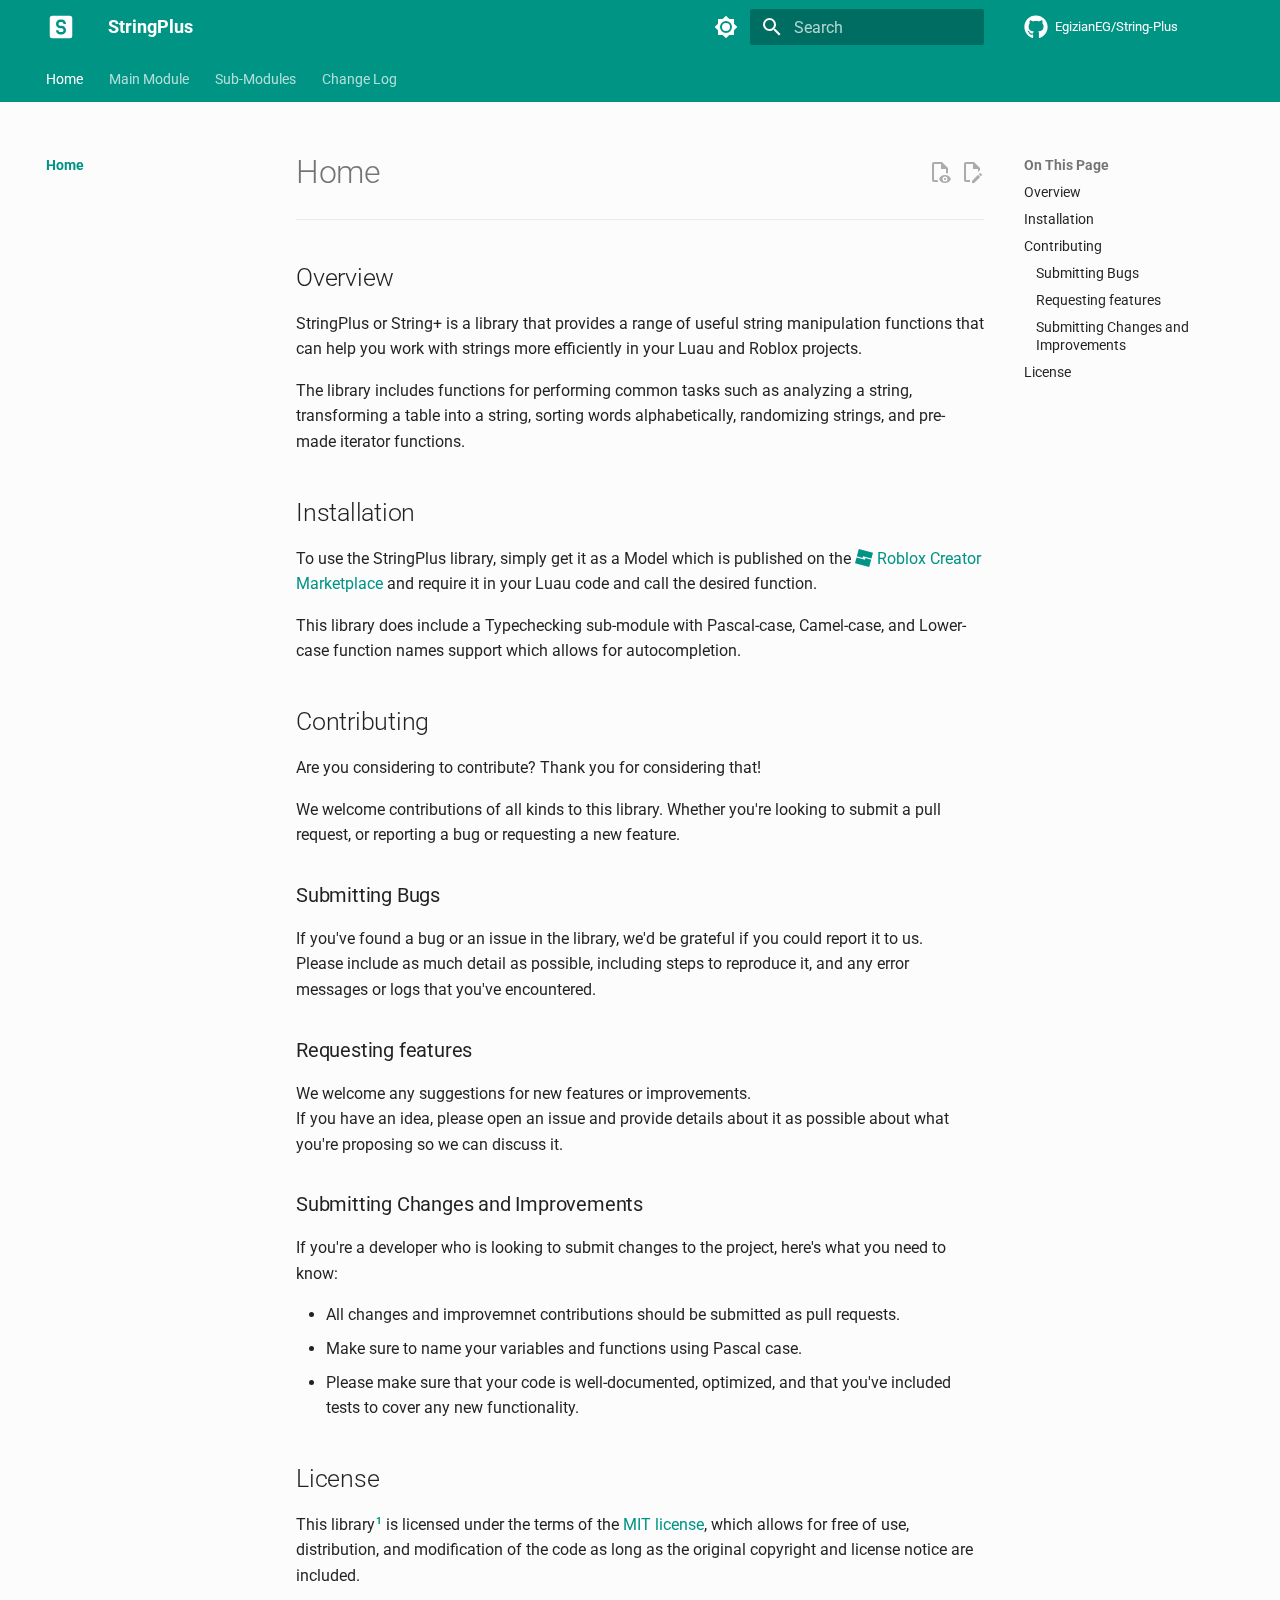
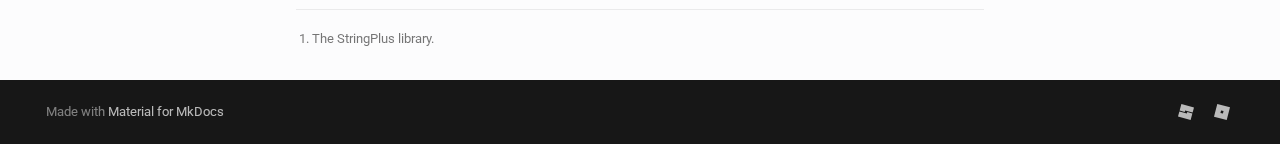
<file: index.html>
<!doctype html><html lang=en class=no-js> <head><meta charset=utf-8><meta name=viewport content="width=device-width,initial-scale=1"><meta name=description content="The Documentation Site of StringPlus Luau Library"><meta name=author content=@EgizianEG><link href=https://egizianoeg.github.io/String-Plus/ rel=canonical><link href=Modules/MainModule/ rel=next><link rel=icon href=Images/SiteIcon.png><meta name=generator content="mkdocs-1.4.2, mkdocs-material-9.1.1"><meta name=theme-color media="(prefers-color-scheme: light)" content=#009485><meta name=theme-color media="(prefers-color-scheme: dark)" content=#546D78><title>Home - StringPlus</title><link rel=stylesheet href=assets/stylesheets/main.402914a4.min.css><link rel=stylesheet href=assets/stylesheets/palette.a0c5b2b5.min.css><link rel=preconnect href=https://fonts.gstatic.com crossorigin><link rel=stylesheet href="https://fonts.googleapis.com/css?family=Roboto:300,300i,400,400i,700,700i%7CFira+Mono:400,400i,700,700i&display=fallback"><style>:root{--md-text-font:"Roboto";--md-code-font:"Fira Mono"}</style><link rel=stylesheet href=Stylesheets/LightMode.css><link rel=stylesheet href=Stylesheets/DarkMode.css><link rel=stylesheet href=Stylesheets/Extra.css><link rel=stylesheet href=Stylesheets/Icons.css><script>__md_scope=new URL(".",location),__md_hash=e=>[...e].reduce((e,_)=>(e<<5)-e+_.charCodeAt(0),0),__md_get=(e,_=localStorage,t=__md_scope)=>JSON.parse(_.getItem(t.pathname+"."+e)),__md_set=(e,_,t=localStorage,a=__md_scope)=>{try{t.setItem(a.pathname+"."+e,JSON.stringify(_))}catch(e){}}</script><meta property=og:type content=website><meta property=og:title content=Home><meta property=og:description content="The Documentation Site of StringPlus Luau Library"><meta property=og:image content=https://egizianoeg.github.io/String-Plus/assets/images/social/index.png><meta property=og:image:type content=image/png><meta property=og:image:width content=1200><meta property=og:image:height content=630><meta content=https://egizianoeg.github.io/String-Plus/ property=og:url><meta name=twitter:card content=summary_large_image><meta name=twitter:title content=Home><meta name=twitter:description content="The Documentation Site of StringPlus Luau Library"><meta name=twitter:image content=https://egizianoeg.github.io/String-Plus/assets/images/social/index.png></head> <body dir=ltr data-md-color-scheme=default data-md-color-primary=teal data-md-color-accent=light-blue> <script>var palette=__md_get("__palette");if(palette&&"object"==typeof palette.color)for(var key of Object.keys(palette.color))document.body.setAttribute("data-md-color-"+key,palette.color[key])</script> <input class=md-toggle data-md-toggle=drawer type=checkbox id=__drawer autocomplete=off> <input class=md-toggle data-md-toggle=search type=checkbox id=__search autocomplete=off> <label class=md-overlay for=__drawer></label> <div data-md-component=skip> <a href=#home class=md-skip> Skip to content </a> </div> <div data-md-component=announce> </div> <header class=md-header data-md-component=header> <nav class="md-header__inner md-grid" aria-label=Header> <a href=. title=StringPlus class="md-header__button md-logo" aria-label=StringPlus data-md-component=logo> <svg xmlns=http://www.w3.org/2000/svg viewbox="0 0 24 24"><path d="M3 5a2 2 0 0 1 2-2h14a2 2 0 0 1 2 2v14a2 2 0 0 1-2 2H5a2 2 0 0 1-2-2V5m9.5 6h-1A1.5 1.5 0 0 1 10 9.5 1.5 1.5 0 0 1 11.5 8h1A1.5 1.5 0 0 1 14 9.5h2A3.5 3.5 0 0 0 12.5 6h-1A3.5 3.5 0 0 0 8 9.5a3.5 3.5 0 0 0 3.5 3.5h1a1.5 1.5 0 0 1 1.5 1.5 1.5 1.5 0 0 1-1.5 1.5h-1a1.5 1.5 0 0 1-1.5-1.5H8a3.5 3.5 0 0 0 3.5 3.5h1a3.5 3.5 0 0 0 3.5-3.5 3.5 3.5 0 0 0-3.5-3.5Z"/></svg> </a> <label class="md-header__button md-icon" for=__drawer> <svg xmlns=http://www.w3.org/2000/svg viewbox="0 0 24 24"><path d="M3 6h18v2H3V6m0 5h18v2H3v-2m0 5h18v2H3v-2Z"/></svg> </label> <div class=md-header__title data-md-component=header-title> <div class=md-header__ellipsis> <div class=md-header__topic> <span class=md-ellipsis> StringPlus </span> </div> <div class=md-header__topic data-md-component=header-topic> <span class=md-ellipsis> Home </span> </div> </div> </div> <form class=md-header__option data-md-component=palette> <input class=md-option data-md-color-media="(prefers-color-scheme: light)" data-md-color-scheme=default data-md-color-primary=teal data-md-color-accent=light-blue aria-label="Light Mode" type=radio name=__palette id=__palette_1> <label class="md-header__button md-icon" title="Light Mode" for=__palette_2 hidden> <svg xmlns=http://www.w3.org/2000/svg viewbox="0 0 24 24"><path d="M12 8a4 4 0 0 0-4 4 4 4 0 0 0 4 4 4 4 0 0 0 4-4 4 4 0 0 0-4-4m0 10a6 6 0 0 1-6-6 6 6 0 0 1 6-6 6 6 0 0 1 6 6 6 6 0 0 1-6 6m8-9.31V4h-4.69L12 .69 8.69 4H4v4.69L.69 12 4 15.31V20h4.69L12 23.31 15.31 20H20v-4.69L23.31 12 20 8.69Z"/></svg> </label> <input class=md-option data-md-color-media="(prefers-color-scheme: dark)" data-md-color-scheme=slate data-md-color-primary=blue-grey data-md-color-accent=light-blue aria-label="Dark Mode" type=radio name=__palette id=__palette_2> <label class="md-header__button md-icon" title="Dark Mode" for=__palette_1 hidden> <svg xmlns=http://www.w3.org/2000/svg viewbox="0 0 24 24"><path d="M12 18c-.89 0-1.74-.2-2.5-.55C11.56 16.5 13 14.42 13 12c0-2.42-1.44-4.5-3.5-5.45C10.26 6.2 11.11 6 12 6a6 6 0 0 1 6 6 6 6 0 0 1-6 6m8-9.31V4h-4.69L12 .69 8.69 4H4v4.69L.69 12 4 15.31V20h4.69L12 23.31 15.31 20H20v-4.69L23.31 12 20 8.69Z"/></svg> </label> </form> <label class="md-header__button md-icon" for=__search> <svg xmlns=http://www.w3.org/2000/svg viewbox="0 0 24 24"><path d="M9.5 3A6.5 6.5 0 0 1 16 9.5c0 1.61-.59 3.09-1.56 4.23l.27.27h.79l5 5-1.5 1.5-5-5v-.79l-.27-.27A6.516 6.516 0 0 1 9.5 16 6.5 6.5 0 0 1 3 9.5 6.5 6.5 0 0 1 9.5 3m0 2C7 5 5 7 5 9.5S7 14 9.5 14 14 12 14 9.5 12 5 9.5 5Z"/></svg> </label> <div class=md-search data-md-component=search role=dialog> <label class=md-search__overlay for=__search></label> <div class=md-search__inner role=search> <form class=md-search__form name=search> <input type=text class=md-search__input name=query aria-label=Search placeholder=Search autocapitalize=off autocorrect=off autocomplete=off spellcheck=false data-md-component=search-query required> <label class="md-search__icon md-icon" for=__search> <svg xmlns=http://www.w3.org/2000/svg viewbox="0 0 24 24"><path d="M9.5 3A6.5 6.5 0 0 1 16 9.5c0 1.61-.59 3.09-1.56 4.23l.27.27h.79l5 5-1.5 1.5-5-5v-.79l-.27-.27A6.516 6.516 0 0 1 9.5 16 6.5 6.5 0 0 1 3 9.5 6.5 6.5 0 0 1 9.5 3m0 2C7 5 5 7 5 9.5S7 14 9.5 14 14 12 14 9.5 12 5 9.5 5Z"/></svg> <svg xmlns=http://www.w3.org/2000/svg viewbox="0 0 24 24"><path d="M20 11v2H8l5.5 5.5-1.42 1.42L4.16 12l7.92-7.92L13.5 5.5 8 11h12Z"/></svg> </label> <nav class=md-search__options aria-label=Search> <a href=javascript:void(0) class="md-search__icon md-icon" title=Share aria-label=Share data-clipboard data-clipboard-text data-md-component=search-share tabindex=-1> <svg xmlns=http://www.w3.org/2000/svg viewbox="0 0 24 24"><path d="M18 16.08c-.76 0-1.44.3-1.96.77L8.91 12.7c.05-.23.09-.46.09-.7 0-.24-.04-.47-.09-.7l7.05-4.11c.54.5 1.25.81 2.04.81a3 3 0 0 0 3-3 3 3 0 0 0-3-3 3 3 0 0 0-3 3c0 .24.04.47.09.7L8.04 9.81C7.5 9.31 6.79 9 6 9a3 3 0 0 0-3 3 3 3 0 0 0 3 3c.79 0 1.5-.31 2.04-.81l7.12 4.15c-.05.21-.08.43-.08.66 0 1.61 1.31 2.91 2.92 2.91 1.61 0 2.92-1.3 2.92-2.91A2.92 2.92 0 0 0 18 16.08Z"/></svg> </a> <button type=reset class="md-search__icon md-icon" title=Clear aria-label=Clear tabindex=-1> <svg xmlns=http://www.w3.org/2000/svg viewbox="0 0 24 24"><path d="M19 6.41 17.59 5 12 10.59 6.41 5 5 6.41 10.59 12 5 17.59 6.41 19 12 13.41 17.59 19 19 17.59 13.41 12 19 6.41Z"/></svg> </button> </nav> <div class=md-search__suggest data-md-component=search-suggest></div> </form> <div class=md-search__output> <div class=md-search__scrollwrap data-md-scrollfix> <div class=md-search-result data-md-component=search-result> <div class=md-search-result__meta> Initializing search </div> <ol class=md-search-result__list role=presentation></ol> </div> </div> </div> </div> </div> <div class=md-header__source> <a href=https://github.com/EgizianoEG/String-Plus title="Go to repository" class=md-source data-md-component=source> <div class="md-source__icon md-icon"> <svg xmlns=http://www.w3.org/2000/svg viewbox="0 0 496 512"><!-- Font Awesome Free 6.3.0 by @fontawesome - https://fontawesome.com License - https://fontawesome.com/license/free (Icons: CC BY 4.0, Fonts: SIL OFL 1.1, Code: MIT License) Copyright 2023 Fonticons, Inc.--><path d="M165.9 397.4c0 2-2.3 3.6-5.2 3.6-3.3.3-5.6-1.3-5.6-3.6 0-2 2.3-3.6 5.2-3.6 3-.3 5.6 1.3 5.6 3.6zm-31.1-4.5c-.7 2 1.3 4.3 4.3 4.9 2.6 1 5.6 0 6.2-2s-1.3-4.3-4.3-5.2c-2.6-.7-5.5.3-6.2 2.3zm44.2-1.7c-2.9.7-4.9 2.6-4.6 4.9.3 2 2.9 3.3 5.9 2.6 2.9-.7 4.9-2.6 4.6-4.6-.3-1.9-3-3.2-5.9-2.9zM244.8 8C106.1 8 0 113.3 0 252c0 110.9 69.8 205.8 169.5 239.2 12.8 2.3 17.3-5.6 17.3-12.1 0-6.2-.3-40.4-.3-61.4 0 0-70 15-84.7-29.8 0 0-11.4-29.1-27.8-36.6 0 0-22.9-15.7 1.6-15.4 0 0 24.9 2 38.6 25.8 21.9 38.6 58.6 27.5 72.9 20.9 2.3-16 8.8-27.1 16-33.7-55.9-6.2-112.3-14.3-112.3-110.5 0-27.5 7.6-41.3 23.6-58.9-2.6-6.5-11.1-33.3 2.6-67.9 20.9-6.5 69 27 69 27 20-5.6 41.5-8.5 62.8-8.5s42.8 2.9 62.8 8.5c0 0 48.1-33.6 69-27 13.7 34.7 5.2 61.4 2.6 67.9 16 17.7 25.8 31.5 25.8 58.9 0 96.5-58.9 104.2-114.8 110.5 9.2 7.9 17 22.9 17 46.4 0 33.7-.3 75.4-.3 83.6 0 6.5 4.6 14.4 17.3 12.1C428.2 457.8 496 362.9 496 252 496 113.3 383.5 8 244.8 8zM97.2 352.9c-1.3 1-1 3.3.7 5.2 1.6 1.6 3.9 2.3 5.2 1 1.3-1 1-3.3-.7-5.2-1.6-1.6-3.9-2.3-5.2-1zm-10.8-8.1c-.7 1.3.3 2.9 2.3 3.9 1.6 1 3.6.7 4.3-.7.7-1.3-.3-2.9-2.3-3.9-2-.6-3.6-.3-4.3.7zm32.4 35.6c-1.6 1.3-1 4.3 1.3 6.2 2.3 2.3 5.2 2.6 6.5 1 1.3-1.3.7-4.3-1.3-6.2-2.2-2.3-5.2-2.6-6.5-1zm-11.4-14.7c-1.6 1-1.6 3.6 0 5.9 1.6 2.3 4.3 3.3 5.6 2.3 1.6-1.3 1.6-3.9 0-6.2-1.4-2.3-4-3.3-5.6-2z"/></svg> </div> <div class=md-source__repository> EgizianEG/String-Plus </div> </a> </div> </nav> </header> <div class=md-container data-md-component=container> <nav class=md-tabs aria-label=Tabs data-md-component=tabs> <div class=md-grid> <ul class=md-tabs__list> <li class=md-tabs__item> <a href=. class="md-tabs__link md-tabs__link--active"> Home </a> </li> <li class=md-tabs__item> <a href=Modules/MainModule/ class=md-tabs__link> Main Module </a> </li> <li class=md-tabs__item> <a href=Modules/Validator/ class=md-tabs__link> Sub-Modules </a> </li> <li class=md-tabs__item> <a href=ChangeLog/ class=md-tabs__link> Change Log </a> </li> </ul> </div> </nav> <main class=md-main data-md-component=main> <div class="md-main__inner md-grid"> <div class="md-sidebar md-sidebar--primary" data-md-component=sidebar data-md-type=navigation> <div class=md-sidebar__scrollwrap> <div class=md-sidebar__inner> <nav class="md-nav md-nav--primary md-nav--lifted" aria-label=Navigation data-md-level=0> <label class=md-nav__title for=__drawer> <a href=. title=StringPlus class="md-nav__button md-logo" aria-label=StringPlus data-md-component=logo> <svg xmlns=http://www.w3.org/2000/svg viewbox="0 0 24 24"><path d="M3 5a2 2 0 0 1 2-2h14a2 2 0 0 1 2 2v14a2 2 0 0 1-2 2H5a2 2 0 0 1-2-2V5m9.5 6h-1A1.5 1.5 0 0 1 10 9.5 1.5 1.5 0 0 1 11.5 8h1A1.5 1.5 0 0 1 14 9.5h2A3.5 3.5 0 0 0 12.5 6h-1A3.5 3.5 0 0 0 8 9.5a3.5 3.5 0 0 0 3.5 3.5h1a1.5 1.5 0 0 1 1.5 1.5 1.5 1.5 0 0 1-1.5 1.5h-1a1.5 1.5 0 0 1-1.5-1.5H8a3.5 3.5 0 0 0 3.5 3.5h1a3.5 3.5 0 0 0 3.5-3.5 3.5 3.5 0 0 0-3.5-3.5Z"/></svg> </a> StringPlus </label> <div class=md-nav__source> <a href=https://github.com/EgizianoEG/String-Plus title="Go to repository" class=md-source data-md-component=source> <div class="md-source__icon md-icon"> <svg xmlns=http://www.w3.org/2000/svg viewbox="0 0 496 512"><!-- Font Awesome Free 6.3.0 by @fontawesome - https://fontawesome.com License - https://fontawesome.com/license/free (Icons: CC BY 4.0, Fonts: SIL OFL 1.1, Code: MIT License) Copyright 2023 Fonticons, Inc.--><path d="M165.9 397.4c0 2-2.3 3.6-5.2 3.6-3.3.3-5.6-1.3-5.6-3.6 0-2 2.3-3.6 5.2-3.6 3-.3 5.6 1.3 5.6 3.6zm-31.1-4.5c-.7 2 1.3 4.3 4.3 4.9 2.6 1 5.6 0 6.2-2s-1.3-4.3-4.3-5.2c-2.6-.7-5.5.3-6.2 2.3zm44.2-1.7c-2.9.7-4.9 2.6-4.6 4.9.3 2 2.9 3.3 5.9 2.6 2.9-.7 4.9-2.6 4.6-4.6-.3-1.9-3-3.2-5.9-2.9zM244.8 8C106.1 8 0 113.3 0 252c0 110.9 69.8 205.8 169.5 239.2 12.8 2.3 17.3-5.6 17.3-12.1 0-6.2-.3-40.4-.3-61.4 0 0-70 15-84.7-29.8 0 0-11.4-29.1-27.8-36.6 0 0-22.9-15.7 1.6-15.4 0 0 24.9 2 38.6 25.8 21.9 38.6 58.6 27.5 72.9 20.9 2.3-16 8.8-27.1 16-33.7-55.9-6.2-112.3-14.3-112.3-110.5 0-27.5 7.6-41.3 23.6-58.9-2.6-6.5-11.1-33.3 2.6-67.9 20.9-6.5 69 27 69 27 20-5.6 41.5-8.5 62.8-8.5s42.8 2.9 62.8 8.5c0 0 48.1-33.6 69-27 13.7 34.7 5.2 61.4 2.6 67.9 16 17.7 25.8 31.5 25.8 58.9 0 96.5-58.9 104.2-114.8 110.5 9.2 7.9 17 22.9 17 46.4 0 33.7-.3 75.4-.3 83.6 0 6.5 4.6 14.4 17.3 12.1C428.2 457.8 496 362.9 496 252 496 113.3 383.5 8 244.8 8zM97.2 352.9c-1.3 1-1 3.3.7 5.2 1.6 1.6 3.9 2.3 5.2 1 1.3-1 1-3.3-.7-5.2-1.6-1.6-3.9-2.3-5.2-1zm-10.8-8.1c-.7 1.3.3 2.9 2.3 3.9 1.6 1 3.6.7 4.3-.7.7-1.3-.3-2.9-2.3-3.9-2-.6-3.6-.3-4.3.7zm32.4 35.6c-1.6 1.3-1 4.3 1.3 6.2 2.3 2.3 5.2 2.6 6.5 1 1.3-1.3.7-4.3-1.3-6.2-2.2-2.3-5.2-2.6-6.5-1zm-11.4-14.7c-1.6 1-1.6 3.6 0 5.9 1.6 2.3 4.3 3.3 5.6 2.3 1.6-1.3 1.6-3.9 0-6.2-1.4-2.3-4-3.3-5.6-2z"/></svg> </div> <div class=md-source__repository> EgizianEG/String-Plus </div> </a> </div> <ul class=md-nav__list data-md-scrollfix> <li class="md-nav__item md-nav__item--active"> <input class="md-nav__toggle md-toggle" type=checkbox id=__toc> <label class="md-nav__link md-nav__link--active" for=__toc> Home <span class="md-nav__icon md-icon"></span> </label> <a href=. class="md-nav__link md-nav__link--active"> Home </a> <nav class="md-nav md-nav--secondary" aria-label="On This Page"> <label class=md-nav__title for=__toc> <span class="md-nav__icon md-icon"></span> On This Page </label> <ul class=md-nav__list data-md-component=toc data-md-scrollfix> <li class=md-nav__item> <a href=#overview class=md-nav__link> Overview </a> </li> <li class=md-nav__item> <a href=#installation class=md-nav__link> Installation </a> </li> <li class=md-nav__item> <a href=#contributing class=md-nav__link> Contributing </a> <nav class=md-nav aria-label=Contributing> <ul class=md-nav__list> <li class=md-nav__item> <a href=#submitting-bugs class=md-nav__link> Submitting Bugs </a> </li> <li class=md-nav__item> <a href=#requesting-features class=md-nav__link> Requesting features </a> </li> <li class=md-nav__item> <a href=#submitting-changes-and-improvements class=md-nav__link> Submitting Changes and Improvements </a> </li> </ul> </nav> </li> <li class=md-nav__item> <a href=#license class=md-nav__link> License </a> </li> </ul> </nav> </li> <li class=md-nav__item> <a href=Modules/MainModule/ class=md-nav__link> Main Module </a> </li> <li class="md-nav__item md-nav__item--nested"> <input class="md-nav__toggle md-toggle " type=checkbox id=__nav_3> <label class=md-nav__link for=__nav_3 id=__nav_3_label tabindex=0> Sub-Modules <span class="md-nav__icon md-icon"></span> </label> <nav class=md-nav data-md-level=1 aria-labelledby=__nav_3_label aria-expanded=false> <label class=md-nav__title for=__nav_3> <span class="md-nav__icon md-icon"></span> Sub-Modules </label> <ul class=md-nav__list data-md-scrollfix> <li class=md-nav__item> <a href=Modules/Validator/ class=md-nav__link> Validator </a> </li> <li class=md-nav__item> <a href=Modules/Random/ class=md-nav__link> Random </a> </li> <li class=md-nav__item> <a href=Modules/Iterators/ class=md-nav__link> Iterators </a> </li> <li class=md-nav__item> <a href=Modules/Stringify/ class=md-nav__link> Stringify </a> </li> <li class=md-nav__item> <a href=Modules/UTF8Reverse/ class=md-nav__link> UTF8Reverse </a> </li> </ul> </nav> </li> <li class=md-nav__item> <a href=ChangeLog/ class=md-nav__link> Change Log </a> </li> </ul> </nav> </div> </div> </div> <div class="md-sidebar md-sidebar--secondary" data-md-component=sidebar data-md-type=toc> <div class=md-sidebar__scrollwrap> <div class=md-sidebar__inner> <nav class="md-nav md-nav--secondary" aria-label="On This Page"> <label class=md-nav__title for=__toc> <span class="md-nav__icon md-icon"></span> On This Page </label> <ul class=md-nav__list data-md-component=toc data-md-scrollfix> <li class=md-nav__item> <a href=#overview class=md-nav__link> Overview </a> </li> <li class=md-nav__item> <a href=#installation class=md-nav__link> Installation </a> </li> <li class=md-nav__item> <a href=#contributing class=md-nav__link> Contributing </a> <nav class=md-nav aria-label=Contributing> <ul class=md-nav__list> <li class=md-nav__item> <a href=#submitting-bugs class=md-nav__link> Submitting Bugs </a> </li> <li class=md-nav__item> <a href=#requesting-features class=md-nav__link> Requesting features </a> </li> <li class=md-nav__item> <a href=#submitting-changes-and-improvements class=md-nav__link> Submitting Changes and Improvements </a> </li> </ul> </nav> </li> <li class=md-nav__item> <a href=#license class=md-nav__link> License </a> </li> </ul> </nav> </div> </div> </div> <div class=md-content data-md-component=content> <article class="md-content__inner md-typeset"> <a href=https://github.com/EgizianoEG/String-Plus/edit/master/docs/index.md title="Edit this page" class="md-content__button md-icon"> <svg xmlns=http://www.w3.org/2000/svg viewbox="0 0 24 24"><path d="M10 20H6V4h7v5h5v3.1l2-2V8l-6-6H6c-1.1 0-2 .9-2 2v16c0 1.1.9 2 2 2h4v-2m10.2-7c.1 0 .3.1.4.2l1.3 1.3c.2.2.2.6 0 .8l-1 1-2.1-2.1 1-1c.1-.1.2-.2.4-.2m0 3.9L14.1 23H12v-2.1l6.1-6.1 2.1 2.1Z"/></svg> </a> <a href=https://github.com/EgizianoEG/String-Plus/raw/master/docs/index.md title="View source of this page" class="md-content__button md-icon"> <svg xmlns=http://www.w3.org/2000/svg viewbox="0 0 24 24"><path d="M17 18c.56 0 1 .44 1 1s-.44 1-1 1-1-.44-1-1 .44-1 1-1m0-3c-2.73 0-5.06 1.66-6 4 .94 2.34 3.27 4 6 4s5.06-1.66 6-4c-.94-2.34-3.27-4-6-4m0 6.5a2.5 2.5 0 0 1-2.5-2.5 2.5 2.5 0 0 1 2.5-2.5 2.5 2.5 0 0 1 2.5 2.5 2.5 2.5 0 0 1-2.5 2.5M9.27 20H6V4h7v5h5v4.07c.7.08 1.36.25 2 .49V8l-6-6H6a2 2 0 0 0-2 2v16a2 2 0 0 0 2 2h4.5a8.15 8.15 0 0 1-1.23-2Z"/></svg> </a> <h1 id=home>Home<a class=headerlink href=#home title="Anchor Link">⚓︎</a></h1> <hr class=md-page-heading-separator> <h2 id=overview>Overview<a class=headerlink href=#overview title="Anchor Link">⚓︎</a></h2> <p>StringPlus or String+ is a library that provides a range of useful string manipulation functions that can help you work with strings more efficiently in your Luau and Roblox projects.</p> <p>The library includes functions for performing common tasks such as analyzing a string, transforming a table into a string, sorting words alphabetically, randomizing strings, and pre-made iterator functions.</p> <h2 id=installation>Installation<a class=headerlink href=#installation title="Anchor Link">⚓︎</a></h2> <p>To use the StringPlus library, simply get it as a Model which is published on the <a href=https://create.roblox.com/marketplace/asset/11868937809 target=_blank title="Asset Link"> <span class="twemoji robloxstudio"><svg xmlns=http://www.w3.org/2000/svg viewbox="0 0 463.18 463.06" xmlns:v=https://vecta.io/nano><path d="M98.09 0l365.09 97.83-39.52 147.47L206.07 187l-11.15 41.61-147.5-39.52zm267 463.06L0 365.24l39.52-147.48 217.59 58.3 11.15-41.61L415.76 274z"/></svg> </span> Roblox Creator Marketplace </a> and require it in your Luau code and call the desired function.</p> <p>This library does include a Typechecking sub-module with Pascal-case, Camel-case, and Lower-case function names support which allows for autocompletion.</p> <h2 id=contributing>Contributing<a class=headerlink href=#contributing title="Anchor Link">⚓︎</a></h2> <p>Are you considering to contribute? Thank you for considering that!</p> <p>We welcome contributions of all kinds to this library. Whether you're looking to submit a pull request, or reporting a bug or requesting a new feature.</p> <h3 id=submitting-bugs>Submitting Bugs<a class=headerlink href=#submitting-bugs title="Anchor Link">⚓︎</a></h3> <p>If you've found a bug or an issue in the library, we'd be grateful if you could report it to us. <br> Please include as much detail as possible, including steps to reproduce it, and any error messages or logs that you've encountered.</p> <h3 id=requesting-features>Requesting features<a class=headerlink href=#requesting-features title="Anchor Link">⚓︎</a></h3> <p>We welcome any suggestions for new features or improvements. <br>If you have an idea, please open an issue and provide details about it as possible about what you're proposing so we can discuss it.</p> <h3 id=submitting-changes-and-improvements>Submitting Changes and Improvements<a class=headerlink href=#submitting-changes-and-improvements title="Anchor Link">⚓︎</a></h3> <p>If you're a developer who is looking to submit changes to the project, here's what you need to know:</p> <ul> <li>All changes and improvemnet contributions should be submitted as pull requests.</li> <li>Make sure to name your variables and functions using Pascal case.</li> <li>Please make sure that your code is well-documented, optimized, and that you've included tests to cover any new functionality.</li> </ul> <h2 id=license>License<a class=headerlink href=#license title="Anchor Link">⚓︎</a></h2> <p>This library<sup id=fnref:1><a class=footnote-ref href=#fn:1>1</a></sup> is licensed under the terms of the <a href=https://github.com/EgizianoEG/String-Plus/blob/main/LICENSE title="Library's Repository License">MIT license</a>, which allows for free of use, distribution, and modification of the code as long as the original copyright and license notice are included.</p> <div class=footnote> <hr> <ol> <li id=fn:1> <p>The StringPlus library.&#160;<a class=footnote-backref href=#fnref:1 title="Jump back to footnote 1 in the text">&#8617;</a></p> </li> </ol> </div> </article> </div> </div> <a href=# class="md-top md-icon" data-md-component=top hidden> <svg xmlns=http://www.w3.org/2000/svg viewbox="0 0 24 24"><path d="M13 20h-2V8l-5.5 5.5-1.42-1.42L12 4.16l7.92 7.92-1.42 1.42L13 8v12Z"/></svg> Back to top </a> </main> <footer class=md-footer> <nav class="md-footer__inner md-grid" aria-label=Footer hidden> <a href=Modules/MainModule/ class="md-footer__link md-footer__link--next" aria-label="Next: Main Module" rel=next> <div class=md-footer__title> <div class=md-ellipsis> <span class=md-footer__direction> Next </span> Main Module </div> </div> <div class="md-footer__button md-icon"> <svg xmlns=http://www.w3.org/2000/svg viewbox="0 0 24 24"><path d="M4 11v2h12l-5.5 5.5 1.42 1.42L19.84 12l-7.92-7.92L10.5 5.5 16 11H4Z"/></svg> </div> </a> </nav> <div class="md-footer-meta md-typeset"> <div class="md-footer-meta__inner md-grid"> <div class=md-copyright> Made with <a href=https://squidfunk.github.io/mkdocs-material/ target=_blank rel=noopener> Material for MkDocs </a> </div> <div class=md-social> <a href=https://devforum.roblox.com/t/2094017 target=_blank rel=noopener title="DevForum Topic" class="md-social__link devforum-topic"> <svg xmlns=http://www.w3.org/2000/svg viewbox="0 0 463.18 463.06" xmlns:v=https://vecta.io/nano><path d="M98.09 0l365.09 97.83-39.52 147.47L206.07 187l-11.15 41.61-147.5-39.52zm267 463.06L0 365.24l39.52-147.48 217.59 58.3 11.15-41.61L415.76 274z"/></svg> </a> <a href=https://www.roblox.com/library/11868937809 target=_blank rel=noopener title="Roblox Model" class="md-social__link roblox-model"> <svg xmlns=http://www.w3.org/2000/svg viewbox="0 0 24 24"><path d="m13.383 14.341-3.726-.958.959-3.726 3.726.959-.96 3.726zM4.913 0 0 19.088 19.088 24 24 4.912 4.912 0z"/></svg> </a> </div> </div> </div> </footer> </div> <div class=md-dialog data-md-component=dialog> <div class="md-dialog__inner md-typeset"></div> </div> <script id=__config type=application/json>{"base": ".", "features": ["header.autohide", "navigation.top", "navigation.tabs", "navigation.footer", "navigation.tracking", "navigation.indexes", "search.share", "search.suggest", "search.highlight", "content.action.view", "content.action.edit", "content.code.copy", "content.tooltips"], "search": "assets/javascripts/workers/search.208ed371.min.js", "translations": {"clipboard.copied": "Copied to clipboard", "clipboard.copy": "Copy to clipboard", "search.result.more.one": "1 more on this page", "search.result.more.other": "# more on this page", "search.result.none": "No matching documents", "search.result.one": "1 matching document", "search.result.other": "# matching documents", "search.result.placeholder": "Type to start searching", "search.result.term.missing": "Missing", "select.version": "Select version"}}</script> <script src=assets/javascripts/bundle.b78d2936.min.js></script> <script src=Extra/Java.js></script> </body> </html>
</file>
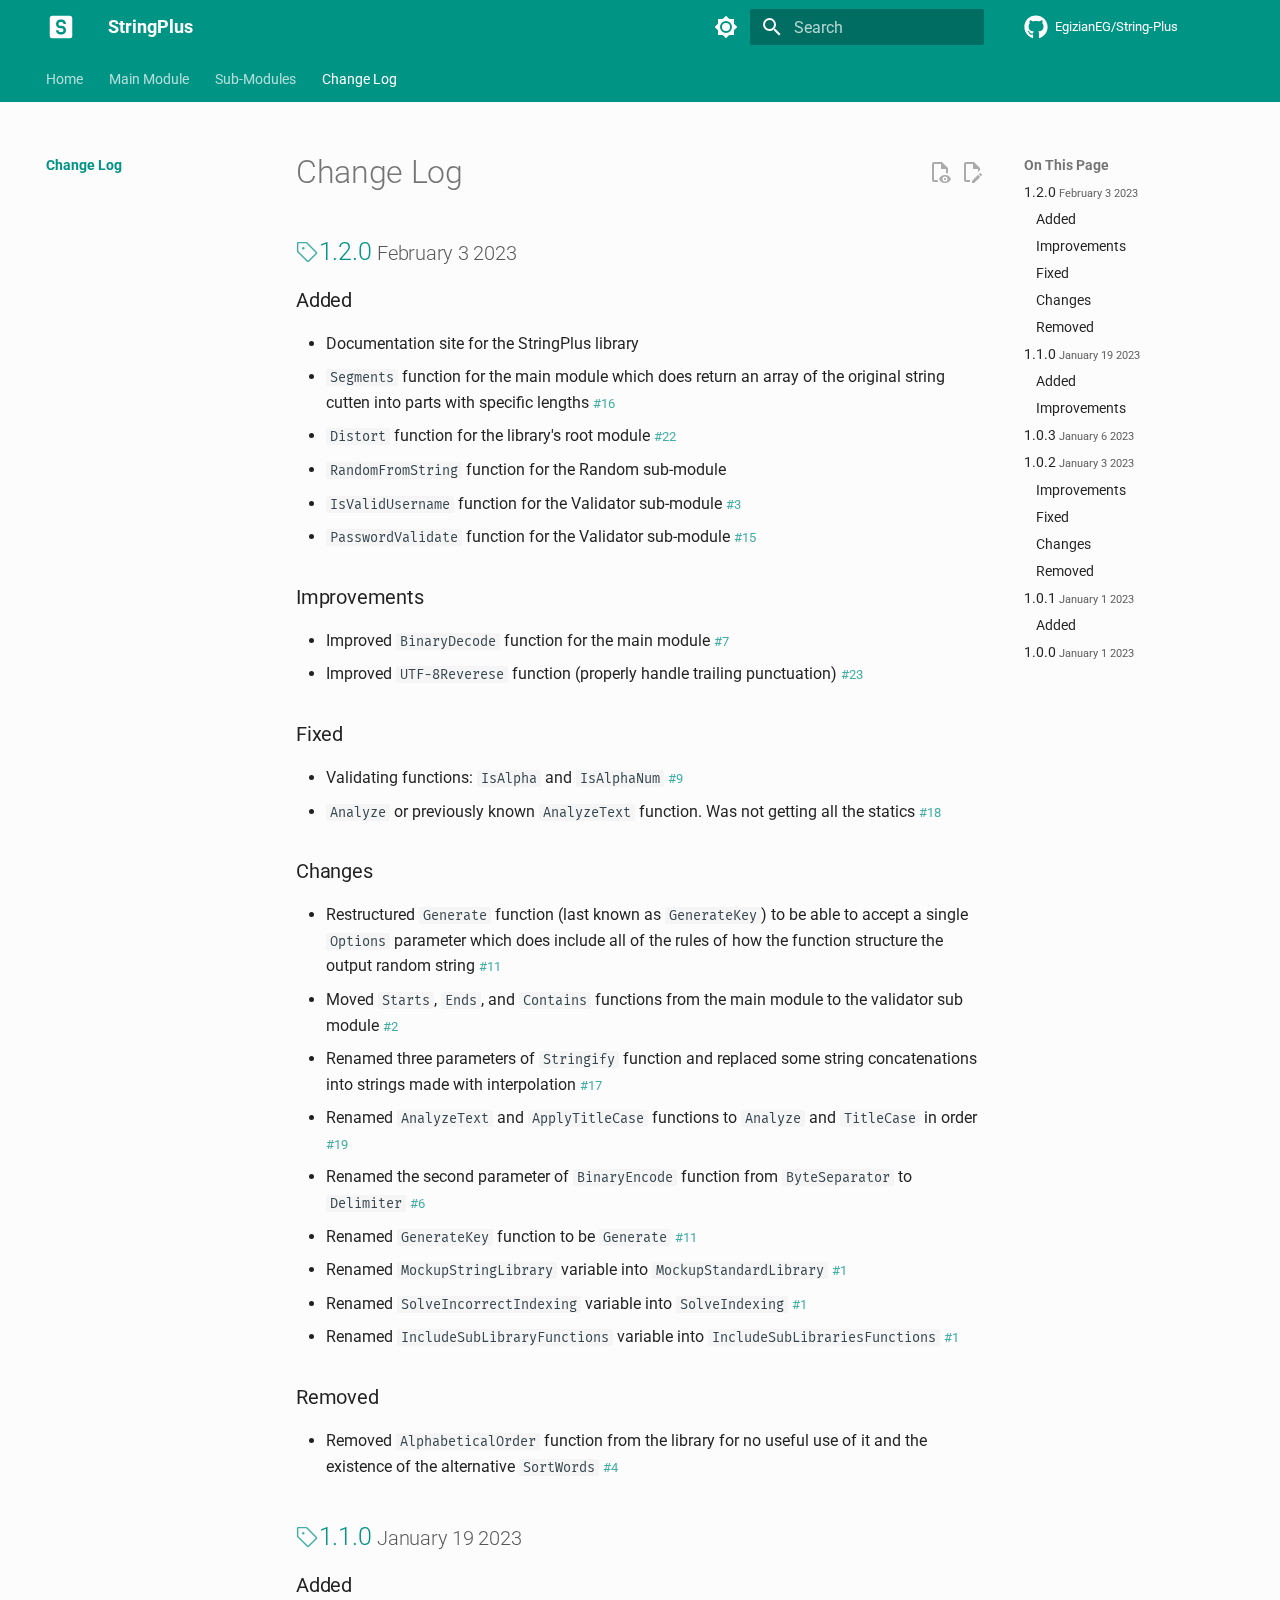
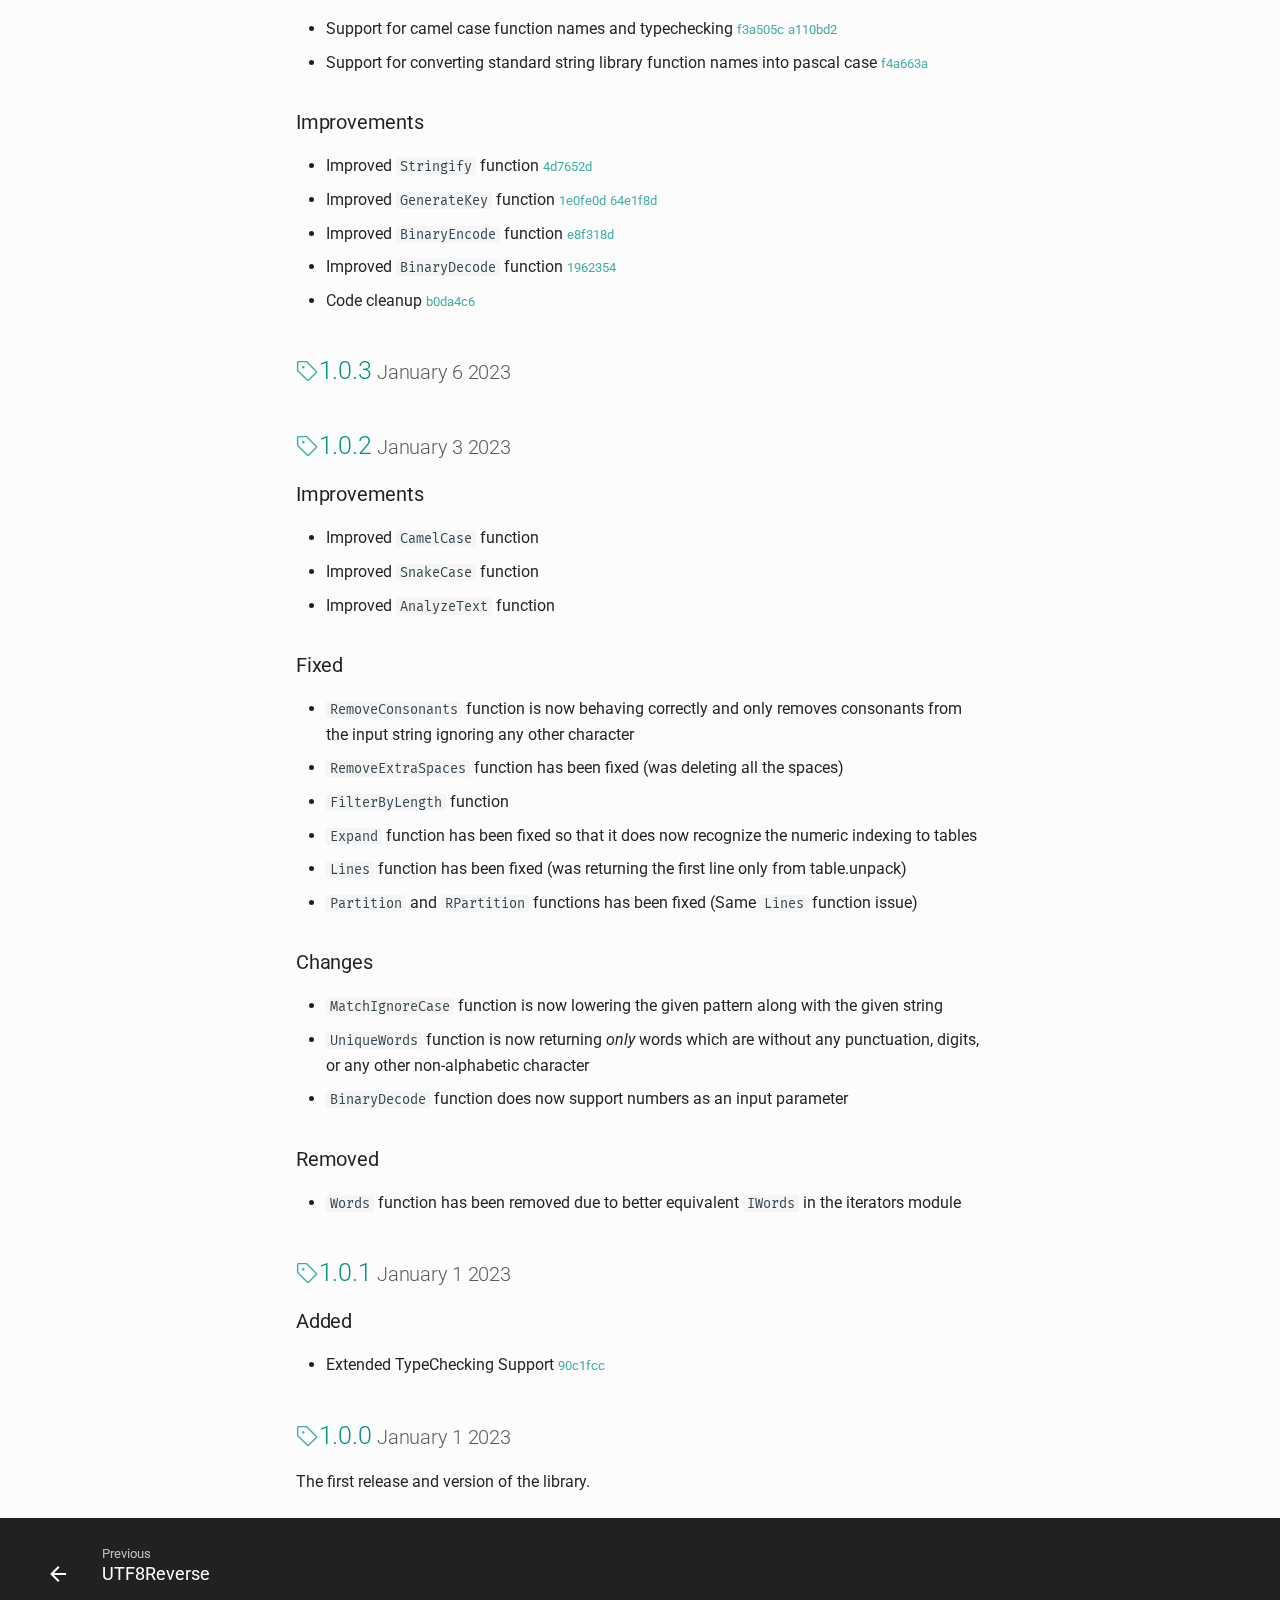
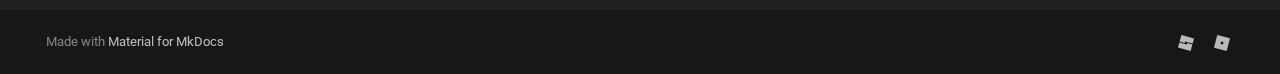
<file: ChangeLog/index.html>
<!doctype html><html lang=en class=no-js> <head><meta charset=utf-8><meta name=viewport content="width=device-width,initial-scale=1"><meta name=description content="The change log and history of the StringPlus Luau library"><meta name=author content=@EgizianEG><link href=https://egizianoeg.github.io/String-Plus/ChangeLog/ rel=canonical><link href=../Modules/UTF8Reverse/ rel=prev><link rel=icon href=../Images/SiteIcon.png><meta name=generator content="mkdocs-1.4.2, mkdocs-material-9.1.1"><meta name=theme-color media="(prefers-color-scheme: light)" content=#009485><meta name=theme-color media="(prefers-color-scheme: dark)" content=#546D78><title>Change Log - StringPlus</title><link rel=stylesheet href=../assets/stylesheets/main.402914a4.min.css><link rel=stylesheet href=../assets/stylesheets/palette.a0c5b2b5.min.css><link rel=preconnect href=https://fonts.gstatic.com crossorigin><link rel=stylesheet href="https://fonts.googleapis.com/css?family=Roboto:300,300i,400,400i,700,700i%7CFira+Mono:400,400i,700,700i&display=fallback"><style>:root{--md-text-font:"Roboto";--md-code-font:"Fira Mono"}</style><link rel=stylesheet href=../Stylesheets/LightMode.css><link rel=stylesheet href=../Stylesheets/DarkMode.css><link rel=stylesheet href=../Stylesheets/Extra.css><link rel=stylesheet href=../Stylesheets/Icons.css><script>__md_scope=new URL("..",location),__md_hash=e=>[...e].reduce((e,_)=>(e<<5)-e+_.charCodeAt(0),0),__md_get=(e,_=localStorage,t=__md_scope)=>JSON.parse(_.getItem(t.pathname+"."+e)),__md_set=(e,_,t=localStorage,a=__md_scope)=>{try{t.setItem(a.pathname+"."+e,JSON.stringify(_))}catch(e){}}</script><meta property=og:type content=website><meta property=og:title content="Change Log - StringPlus"><meta property=og:description content="The change log and history of the StringPlus Luau library"><meta property=og:image content=https://egizianoeg.github.io/String-Plus/assets/images/social/ChangeLog.png><meta property=og:image:type content=image/png><meta property=og:image:width content=1200><meta property=og:image:height content=630><meta content=https://egizianoeg.github.io/String-Plus/ChangeLog/ property=og:url><meta name=twitter:card content=summary_large_image><meta name=twitter:title content="Change Log - StringPlus"><meta name=twitter:description content="The change log and history of the StringPlus Luau library"><meta name=twitter:image content=https://egizianoeg.github.io/String-Plus/assets/images/social/ChangeLog.png></head> <body dir=ltr data-md-color-scheme=default data-md-color-primary=teal data-md-color-accent=light-blue> <script>var palette=__md_get("__palette");if(palette&&"object"==typeof palette.color)for(var key of Object.keys(palette.color))document.body.setAttribute("data-md-color-"+key,palette.color[key])</script> <input class=md-toggle data-md-toggle=drawer type=checkbox id=__drawer autocomplete=off> <input class=md-toggle data-md-toggle=search type=checkbox id=__search autocomplete=off> <label class=md-overlay for=__drawer></label> <div data-md-component=skip> <a href=#change-log class=md-skip> Skip to content </a> </div> <div data-md-component=announce> </div> <header class=md-header data-md-component=header> <nav class="md-header__inner md-grid" aria-label=Header> <a href=.. title=StringPlus class="md-header__button md-logo" aria-label=StringPlus data-md-component=logo> <svg xmlns=http://www.w3.org/2000/svg viewbox="0 0 24 24"><path d="M3 5a2 2 0 0 1 2-2h14a2 2 0 0 1 2 2v14a2 2 0 0 1-2 2H5a2 2 0 0 1-2-2V5m9.5 6h-1A1.5 1.5 0 0 1 10 9.5 1.5 1.5 0 0 1 11.5 8h1A1.5 1.5 0 0 1 14 9.5h2A3.5 3.5 0 0 0 12.5 6h-1A3.5 3.5 0 0 0 8 9.5a3.5 3.5 0 0 0 3.5 3.5h1a1.5 1.5 0 0 1 1.5 1.5 1.5 1.5 0 0 1-1.5 1.5h-1a1.5 1.5 0 0 1-1.5-1.5H8a3.5 3.5 0 0 0 3.5 3.5h1a3.5 3.5 0 0 0 3.5-3.5 3.5 3.5 0 0 0-3.5-3.5Z"/></svg> </a> <label class="md-header__button md-icon" for=__drawer> <svg xmlns=http://www.w3.org/2000/svg viewbox="0 0 24 24"><path d="M3 6h18v2H3V6m0 5h18v2H3v-2m0 5h18v2H3v-2Z"/></svg> </label> <div class=md-header__title data-md-component=header-title> <div class=md-header__ellipsis> <div class=md-header__topic> <span class=md-ellipsis> StringPlus </span> </div> <div class=md-header__topic data-md-component=header-topic> <span class=md-ellipsis> Change Log </span> </div> </div> </div> <form class=md-header__option data-md-component=palette> <input class=md-option data-md-color-media="(prefers-color-scheme: light)" data-md-color-scheme=default data-md-color-primary=teal data-md-color-accent=light-blue aria-label="Light Mode" type=radio name=__palette id=__palette_1> <label class="md-header__button md-icon" title="Light Mode" for=__palette_2 hidden> <svg xmlns=http://www.w3.org/2000/svg viewbox="0 0 24 24"><path d="M12 8a4 4 0 0 0-4 4 4 4 0 0 0 4 4 4 4 0 0 0 4-4 4 4 0 0 0-4-4m0 10a6 6 0 0 1-6-6 6 6 0 0 1 6-6 6 6 0 0 1 6 6 6 6 0 0 1-6 6m8-9.31V4h-4.69L12 .69 8.69 4H4v4.69L.69 12 4 15.31V20h4.69L12 23.31 15.31 20H20v-4.69L23.31 12 20 8.69Z"/></svg> </label> <input class=md-option data-md-color-media="(prefers-color-scheme: dark)" data-md-color-scheme=slate data-md-color-primary=blue-grey data-md-color-accent=light-blue aria-label="Dark Mode" type=radio name=__palette id=__palette_2> <label class="md-header__button md-icon" title="Dark Mode" for=__palette_1 hidden> <svg xmlns=http://www.w3.org/2000/svg viewbox="0 0 24 24"><path d="M12 18c-.89 0-1.74-.2-2.5-.55C11.56 16.5 13 14.42 13 12c0-2.42-1.44-4.5-3.5-5.45C10.26 6.2 11.11 6 12 6a6 6 0 0 1 6 6 6 6 0 0 1-6 6m8-9.31V4h-4.69L12 .69 8.69 4H4v4.69L.69 12 4 15.31V20h4.69L12 23.31 15.31 20H20v-4.69L23.31 12 20 8.69Z"/></svg> </label> </form> <label class="md-header__button md-icon" for=__search> <svg xmlns=http://www.w3.org/2000/svg viewbox="0 0 24 24"><path d="M9.5 3A6.5 6.5 0 0 1 16 9.5c0 1.61-.59 3.09-1.56 4.23l.27.27h.79l5 5-1.5 1.5-5-5v-.79l-.27-.27A6.516 6.516 0 0 1 9.5 16 6.5 6.5 0 0 1 3 9.5 6.5 6.5 0 0 1 9.5 3m0 2C7 5 5 7 5 9.5S7 14 9.5 14 14 12 14 9.5 12 5 9.5 5Z"/></svg> </label> <div class=md-search data-md-component=search role=dialog> <label class=md-search__overlay for=__search></label> <div class=md-search__inner role=search> <form class=md-search__form name=search> <input type=text class=md-search__input name=query aria-label=Search placeholder=Search autocapitalize=off autocorrect=off autocomplete=off spellcheck=false data-md-component=search-query required> <label class="md-search__icon md-icon" for=__search> <svg xmlns=http://www.w3.org/2000/svg viewbox="0 0 24 24"><path d="M9.5 3A6.5 6.5 0 0 1 16 9.5c0 1.61-.59 3.09-1.56 4.23l.27.27h.79l5 5-1.5 1.5-5-5v-.79l-.27-.27A6.516 6.516 0 0 1 9.5 16 6.5 6.5 0 0 1 3 9.5 6.5 6.5 0 0 1 9.5 3m0 2C7 5 5 7 5 9.5S7 14 9.5 14 14 12 14 9.5 12 5 9.5 5Z"/></svg> <svg xmlns=http://www.w3.org/2000/svg viewbox="0 0 24 24"><path d="M20 11v2H8l5.5 5.5-1.42 1.42L4.16 12l7.92-7.92L13.5 5.5 8 11h12Z"/></svg> </label> <nav class=md-search__options aria-label=Search> <a href=javascript:void(0) class="md-search__icon md-icon" title=Share aria-label=Share data-clipboard data-clipboard-text data-md-component=search-share tabindex=-1> <svg xmlns=http://www.w3.org/2000/svg viewbox="0 0 24 24"><path d="M18 16.08c-.76 0-1.44.3-1.96.77L8.91 12.7c.05-.23.09-.46.09-.7 0-.24-.04-.47-.09-.7l7.05-4.11c.54.5 1.25.81 2.04.81a3 3 0 0 0 3-3 3 3 0 0 0-3-3 3 3 0 0 0-3 3c0 .24.04.47.09.7L8.04 9.81C7.5 9.31 6.79 9 6 9a3 3 0 0 0-3 3 3 3 0 0 0 3 3c.79 0 1.5-.31 2.04-.81l7.12 4.15c-.05.21-.08.43-.08.66 0 1.61 1.31 2.91 2.92 2.91 1.61 0 2.92-1.3 2.92-2.91A2.92 2.92 0 0 0 18 16.08Z"/></svg> </a> <button type=reset class="md-search__icon md-icon" title=Clear aria-label=Clear tabindex=-1> <svg xmlns=http://www.w3.org/2000/svg viewbox="0 0 24 24"><path d="M19 6.41 17.59 5 12 10.59 6.41 5 5 6.41 10.59 12 5 17.59 6.41 19 12 13.41 17.59 19 19 17.59 13.41 12 19 6.41Z"/></svg> </button> </nav> <div class=md-search__suggest data-md-component=search-suggest></div> </form> <div class=md-search__output> <div class=md-search__scrollwrap data-md-scrollfix> <div class=md-search-result data-md-component=search-result> <div class=md-search-result__meta> Initializing search </div> <ol class=md-search-result__list role=presentation></ol> </div> </div> </div> </div> </div> <div class=md-header__source> <a href=https://github.com/EgizianoEG/String-Plus title="Go to repository" class=md-source data-md-component=source> <div class="md-source__icon md-icon"> <svg xmlns=http://www.w3.org/2000/svg viewbox="0 0 496 512"><!-- Font Awesome Free 6.3.0 by @fontawesome - https://fontawesome.com License - https://fontawesome.com/license/free (Icons: CC BY 4.0, Fonts: SIL OFL 1.1, Code: MIT License) Copyright 2023 Fonticons, Inc.--><path d="M165.9 397.4c0 2-2.3 3.6-5.2 3.6-3.3.3-5.6-1.3-5.6-3.6 0-2 2.3-3.6 5.2-3.6 3-.3 5.6 1.3 5.6 3.6zm-31.1-4.5c-.7 2 1.3 4.3 4.3 4.9 2.6 1 5.6 0 6.2-2s-1.3-4.3-4.3-5.2c-2.6-.7-5.5.3-6.2 2.3zm44.2-1.7c-2.9.7-4.9 2.6-4.6 4.9.3 2 2.9 3.3 5.9 2.6 2.9-.7 4.9-2.6 4.6-4.6-.3-1.9-3-3.2-5.9-2.9zM244.8 8C106.1 8 0 113.3 0 252c0 110.9 69.8 205.8 169.5 239.2 12.8 2.3 17.3-5.6 17.3-12.1 0-6.2-.3-40.4-.3-61.4 0 0-70 15-84.7-29.8 0 0-11.4-29.1-27.8-36.6 0 0-22.9-15.7 1.6-15.4 0 0 24.9 2 38.6 25.8 21.9 38.6 58.6 27.5 72.9 20.9 2.3-16 8.8-27.1 16-33.7-55.9-6.2-112.3-14.3-112.3-110.5 0-27.5 7.6-41.3 23.6-58.9-2.6-6.5-11.1-33.3 2.6-67.9 20.9-6.5 69 27 69 27 20-5.6 41.5-8.5 62.8-8.5s42.8 2.9 62.8 8.5c0 0 48.1-33.6 69-27 13.7 34.7 5.2 61.4 2.6 67.9 16 17.7 25.8 31.5 25.8 58.9 0 96.5-58.9 104.2-114.8 110.5 9.2 7.9 17 22.9 17 46.4 0 33.7-.3 75.4-.3 83.6 0 6.5 4.6 14.4 17.3 12.1C428.2 457.8 496 362.9 496 252 496 113.3 383.5 8 244.8 8zM97.2 352.9c-1.3 1-1 3.3.7 5.2 1.6 1.6 3.9 2.3 5.2 1 1.3-1 1-3.3-.7-5.2-1.6-1.6-3.9-2.3-5.2-1zm-10.8-8.1c-.7 1.3.3 2.9 2.3 3.9 1.6 1 3.6.7 4.3-.7.7-1.3-.3-2.9-2.3-3.9-2-.6-3.6-.3-4.3.7zm32.4 35.6c-1.6 1.3-1 4.3 1.3 6.2 2.3 2.3 5.2 2.6 6.5 1 1.3-1.3.7-4.3-1.3-6.2-2.2-2.3-5.2-2.6-6.5-1zm-11.4-14.7c-1.6 1-1.6 3.6 0 5.9 1.6 2.3 4.3 3.3 5.6 2.3 1.6-1.3 1.6-3.9 0-6.2-1.4-2.3-4-3.3-5.6-2z"/></svg> </div> <div class=md-source__repository> EgizianEG/String-Plus </div> </a> </div> </nav> </header> <div class=md-container data-md-component=container> <nav class=md-tabs aria-label=Tabs data-md-component=tabs> <div class=md-grid> <ul class=md-tabs__list> <li class=md-tabs__item> <a href=.. class=md-tabs__link> Home </a> </li> <li class=md-tabs__item> <a href=../Modules/MainModule/ class=md-tabs__link> Main Module </a> </li> <li class=md-tabs__item> <a href=../Modules/Validator/ class=md-tabs__link> Sub-Modules </a> </li> <li class=md-tabs__item> <a href=./ class="md-tabs__link md-tabs__link--active"> Change Log </a> </li> </ul> </div> </nav> <main class=md-main data-md-component=main> <div class="md-main__inner md-grid"> <div class="md-sidebar md-sidebar--primary" data-md-component=sidebar data-md-type=navigation> <div class=md-sidebar__scrollwrap> <div class=md-sidebar__inner> <nav class="md-nav md-nav--primary md-nav--lifted" aria-label=Navigation data-md-level=0> <label class=md-nav__title for=__drawer> <a href=.. title=StringPlus class="md-nav__button md-logo" aria-label=StringPlus data-md-component=logo> <svg xmlns=http://www.w3.org/2000/svg viewbox="0 0 24 24"><path d="M3 5a2 2 0 0 1 2-2h14a2 2 0 0 1 2 2v14a2 2 0 0 1-2 2H5a2 2 0 0 1-2-2V5m9.5 6h-1A1.5 1.5 0 0 1 10 9.5 1.5 1.5 0 0 1 11.5 8h1A1.5 1.5 0 0 1 14 9.5h2A3.5 3.5 0 0 0 12.5 6h-1A3.5 3.5 0 0 0 8 9.5a3.5 3.5 0 0 0 3.5 3.5h1a1.5 1.5 0 0 1 1.5 1.5 1.5 1.5 0 0 1-1.5 1.5h-1a1.5 1.5 0 0 1-1.5-1.5H8a3.5 3.5 0 0 0 3.5 3.5h1a3.5 3.5 0 0 0 3.5-3.5 3.5 3.5 0 0 0-3.5-3.5Z"/></svg> </a> StringPlus </label> <div class=md-nav__source> <a href=https://github.com/EgizianoEG/String-Plus title="Go to repository" class=md-source data-md-component=source> <div class="md-source__icon md-icon"> <svg xmlns=http://www.w3.org/2000/svg viewbox="0 0 496 512"><!-- Font Awesome Free 6.3.0 by @fontawesome - https://fontawesome.com License - https://fontawesome.com/license/free (Icons: CC BY 4.0, Fonts: SIL OFL 1.1, Code: MIT License) Copyright 2023 Fonticons, Inc.--><path d="M165.9 397.4c0 2-2.3 3.6-5.2 3.6-3.3.3-5.6-1.3-5.6-3.6 0-2 2.3-3.6 5.2-3.6 3-.3 5.6 1.3 5.6 3.6zm-31.1-4.5c-.7 2 1.3 4.3 4.3 4.9 2.6 1 5.6 0 6.2-2s-1.3-4.3-4.3-5.2c-2.6-.7-5.5.3-6.2 2.3zm44.2-1.7c-2.9.7-4.9 2.6-4.6 4.9.3 2 2.9 3.3 5.9 2.6 2.9-.7 4.9-2.6 4.6-4.6-.3-1.9-3-3.2-5.9-2.9zM244.8 8C106.1 8 0 113.3 0 252c0 110.9 69.8 205.8 169.5 239.2 12.8 2.3 17.3-5.6 17.3-12.1 0-6.2-.3-40.4-.3-61.4 0 0-70 15-84.7-29.8 0 0-11.4-29.1-27.8-36.6 0 0-22.9-15.7 1.6-15.4 0 0 24.9 2 38.6 25.8 21.9 38.6 58.6 27.5 72.9 20.9 2.3-16 8.8-27.1 16-33.7-55.9-6.2-112.3-14.3-112.3-110.5 0-27.5 7.6-41.3 23.6-58.9-2.6-6.5-11.1-33.3 2.6-67.9 20.9-6.5 69 27 69 27 20-5.6 41.5-8.5 62.8-8.5s42.8 2.9 62.8 8.5c0 0 48.1-33.6 69-27 13.7 34.7 5.2 61.4 2.6 67.9 16 17.7 25.8 31.5 25.8 58.9 0 96.5-58.9 104.2-114.8 110.5 9.2 7.9 17 22.9 17 46.4 0 33.7-.3 75.4-.3 83.6 0 6.5 4.6 14.4 17.3 12.1C428.2 457.8 496 362.9 496 252 496 113.3 383.5 8 244.8 8zM97.2 352.9c-1.3 1-1 3.3.7 5.2 1.6 1.6 3.9 2.3 5.2 1 1.3-1 1-3.3-.7-5.2-1.6-1.6-3.9-2.3-5.2-1zm-10.8-8.1c-.7 1.3.3 2.9 2.3 3.9 1.6 1 3.6.7 4.3-.7.7-1.3-.3-2.9-2.3-3.9-2-.6-3.6-.3-4.3.7zm32.4 35.6c-1.6 1.3-1 4.3 1.3 6.2 2.3 2.3 5.2 2.6 6.5 1 1.3-1.3.7-4.3-1.3-6.2-2.2-2.3-5.2-2.6-6.5-1zm-11.4-14.7c-1.6 1-1.6 3.6 0 5.9 1.6 2.3 4.3 3.3 5.6 2.3 1.6-1.3 1.6-3.9 0-6.2-1.4-2.3-4-3.3-5.6-2z"/></svg> </div> <div class=md-source__repository> EgizianEG/String-Plus </div> </a> </div> <ul class=md-nav__list data-md-scrollfix> <li class=md-nav__item> <a href=.. class=md-nav__link> Home </a> </li> <li class=md-nav__item> <a href=../Modules/MainModule/ class=md-nav__link> Main Module </a> </li> <li class="md-nav__item md-nav__item--nested"> <input class="md-nav__toggle md-toggle " type=checkbox id=__nav_3> <label class=md-nav__link for=__nav_3 id=__nav_3_label tabindex=0> Sub-Modules <span class="md-nav__icon md-icon"></span> </label> <nav class=md-nav data-md-level=1 aria-labelledby=__nav_3_label aria-expanded=false> <label class=md-nav__title for=__nav_3> <span class="md-nav__icon md-icon"></span> Sub-Modules </label> <ul class=md-nav__list data-md-scrollfix> <li class=md-nav__item> <a href=../Modules/Validator/ class=md-nav__link> Validator </a> </li> <li class=md-nav__item> <a href=../Modules/Random/ class=md-nav__link> Random </a> </li> <li class=md-nav__item> <a href=../Modules/Iterators/ class=md-nav__link> Iterators </a> </li> <li class=md-nav__item> <a href=../Modules/Stringify/ class=md-nav__link> Stringify </a> </li> <li class=md-nav__item> <a href=../Modules/UTF8Reverse/ class=md-nav__link> UTF8Reverse </a> </li> </ul> </nav> </li> <li class="md-nav__item md-nav__item--active"> <input class="md-nav__toggle md-toggle" type=checkbox id=__toc> <label class="md-nav__link md-nav__link--active" for=__toc> Change Log <span class="md-nav__icon md-icon"></span> </label> <a href=./ class="md-nav__link md-nav__link--active"> Change Log </a> <nav class="md-nav md-nav--secondary" aria-label="On This Page"> <label class=md-nav__title for=__toc> <span class="md-nav__icon md-icon"></span> On This Page </label> <ul class=md-nav__list data-md-component=toc data-md-scrollfix> <li class=md-nav__item> <a href=#1.2.0 class=md-nav__link> <span class=md-ellipsis> <span> 1.2.0 <small class=version-date>February 3 2023</small> </span> </span> </a> <nav class=md-nav aria-label="1.2.0 February 3 2023"> <ul class=md-nav__list> <li class=md-nav__item> <a href=#1.2.0#Added class=md-nav__link> Added </a> </li> <li class=md-nav__item> <a href=#1.2.0#Improved class=md-nav__link> Improvements </a> </li> <li class=md-nav__item> <a href=#1.2.0#Fixed class=md-nav__link> Fixed </a> </li> <li class=md-nav__item> <a href=#1.2.0#Changes class=md-nav__link> Changes </a> </li> <li class=md-nav__item> <a href=#1.0.2#Removed class=md-nav__link> Removed </a> </li> </ul> </nav> </li> <li class=md-nav__item> <a href=#1.1.0 class=md-nav__link> <span class=md-ellipsis> <span> 1.1.0 <small class=version-date>January 19 2023</small> </span> </span> </a> <nav class=md-nav aria-label="1.1.0 January 19 2023"> <ul class=md-nav__list> <li class=md-nav__item> <a href=#1.1.0#Added class=md-nav__link> Added </a> </li> <li class=md-nav__item> <a href=#1.0.2#Improved class=md-nav__link> Improvements </a> </li> </ul> </nav> </li> <li class=md-nav__item> <a href=#1.0.3 class=md-nav__link> <span class=md-ellipsis> <span> 1.0.3 <small class=version-date>January 6 2023</small> </span> </span> </a> </li> <li class=md-nav__item> <a href=#1.0.2 class=md-nav__link> <span class=md-ellipsis> <span> 1.0.2 <small class=version-date>January 3 2023</small> </span> </span> </a> <nav class=md-nav aria-label="1.0.2 January 3 2023"> <ul class=md-nav__list> <li class=md-nav__item> <a href=#1.0.2#Improved class=md-nav__link> Improvements </a> </li> <li class=md-nav__item> <a href=#1.0.2#Fixed class=md-nav__link> Fixed </a> </li> <li class=md-nav__item> <a href=#1.0.2#Changes class=md-nav__link> Changes </a> </li> <li class=md-nav__item> <a href=#1.0.2#Removed class=md-nav__link> Removed </a> </li> </ul> </nav> </li> <li class=md-nav__item> <a href=#1.0.1 class=md-nav__link> <span class=md-ellipsis> <span> 1.0.1 <small class=version-date>January 1 2023</small> </span> </span> </a> <nav class=md-nav aria-label="1.0.1 January 1 2023"> <ul class=md-nav__list> <li class=md-nav__item> <a href=#1.0.1#Added class=md-nav__link> Added </a> </li> </ul> </nav> </li> <li class=md-nav__item> <a href=#1.0.0 class=md-nav__link> <span class=md-ellipsis> <span> 1.0.0 <small class=version-date>January 1 2023</small> </span> </span> </a> </li> </ul> </nav> </li> </ul> </nav> </div> </div> </div> <div class="md-sidebar md-sidebar--secondary" data-md-component=sidebar data-md-type=toc> <div class=md-sidebar__scrollwrap> <div class=md-sidebar__inner> <nav class="md-nav md-nav--secondary" aria-label="On This Page"> <label class=md-nav__title for=__toc> <span class="md-nav__icon md-icon"></span> On This Page </label> <ul class=md-nav__list data-md-component=toc data-md-scrollfix> <li class=md-nav__item> <a href=#1.2.0 class=md-nav__link> <span class=md-ellipsis> <span> 1.2.0 <small class=version-date>February 3 2023</small> </span> </span> </a> <nav class=md-nav aria-label="1.2.0 February 3 2023"> <ul class=md-nav__list> <li class=md-nav__item> <a href=#1.2.0#Added class=md-nav__link> Added </a> </li> <li class=md-nav__item> <a href=#1.2.0#Improved class=md-nav__link> Improvements </a> </li> <li class=md-nav__item> <a href=#1.2.0#Fixed class=md-nav__link> Fixed </a> </li> <li class=md-nav__item> <a href=#1.2.0#Changes class=md-nav__link> Changes </a> </li> <li class=md-nav__item> <a href=#1.0.2#Removed class=md-nav__link> Removed </a> </li> </ul> </nav> </li> <li class=md-nav__item> <a href=#1.1.0 class=md-nav__link> <span class=md-ellipsis> <span> 1.1.0 <small class=version-date>January 19 2023</small> </span> </span> </a> <nav class=md-nav aria-label="1.1.0 January 19 2023"> <ul class=md-nav__list> <li class=md-nav__item> <a href=#1.1.0#Added class=md-nav__link> Added </a> </li> <li class=md-nav__item> <a href=#1.0.2#Improved class=md-nav__link> Improvements </a> </li> </ul> </nav> </li> <li class=md-nav__item> <a href=#1.0.3 class=md-nav__link> <span class=md-ellipsis> <span> 1.0.3 <small class=version-date>January 6 2023</small> </span> </span> </a> </li> <li class=md-nav__item> <a href=#1.0.2 class=md-nav__link> <span class=md-ellipsis> <span> 1.0.2 <small class=version-date>January 3 2023</small> </span> </span> </a> <nav class=md-nav aria-label="1.0.2 January 3 2023"> <ul class=md-nav__list> <li class=md-nav__item> <a href=#1.0.2#Improved class=md-nav__link> Improvements </a> </li> <li class=md-nav__item> <a href=#1.0.2#Fixed class=md-nav__link> Fixed </a> </li> <li class=md-nav__item> <a href=#1.0.2#Changes class=md-nav__link> Changes </a> </li> <li class=md-nav__item> <a href=#1.0.2#Removed class=md-nav__link> Removed </a> </li> </ul> </nav> </li> <li class=md-nav__item> <a href=#1.0.1 class=md-nav__link> <span class=md-ellipsis> <span> 1.0.1 <small class=version-date>January 1 2023</small> </span> </span> </a> <nav class=md-nav aria-label="1.0.1 January 1 2023"> <ul class=md-nav__list> <li class=md-nav__item> <a href=#1.0.1#Added class=md-nav__link> Added </a> </li> </ul> </nav> </li> <li class=md-nav__item> <a href=#1.0.0 class=md-nav__link> <span class=md-ellipsis> <span> 1.0.0 <small class=version-date>January 1 2023</small> </span> </span> </a> </li> </ul> </nav> </div> </div> </div> <div class=md-content data-md-component=content> <article class="md-content__inner md-typeset"> <a href=https://github.com/EgizianoEG/String-Plus/edit/master/docs/ChangeLog.md title="Edit this page" class="md-content__button md-icon"> <svg xmlns=http://www.w3.org/2000/svg viewbox="0 0 24 24"><path d="M10 20H6V4h7v5h5v3.1l2-2V8l-6-6H6c-1.1 0-2 .9-2 2v16c0 1.1.9 2 2 2h4v-2m10.2-7c.1 0 .3.1.4.2l1.3 1.3c.2.2.2.6 0 .8l-1 1-2.1-2.1 1-1c.1-.1.2-.2.4-.2m0 3.9L14.1 23H12v-2.1l6.1-6.1 2.1 2.1Z"/></svg> </a> <a href=https://github.com/EgizianoEG/String-Plus/raw/master/docs/ChangeLog.md title="View source of this page" class="md-content__button md-icon"> <svg xmlns=http://www.w3.org/2000/svg viewbox="0 0 24 24"><path d="M17 18c.56 0 1 .44 1 1s-.44 1-1 1-1-.44-1-1 .44-1 1-1m0-3c-2.73 0-5.06 1.66-6 4 .94 2.34 3.27 4 6 4s5.06-1.66 6-4c-.94-2.34-3.27-4-6-4m0 6.5a2.5 2.5 0 0 1-2.5-2.5 2.5 2.5 0 0 1 2.5-2.5 2.5 2.5 0 0 1 2.5 2.5 2.5 2.5 0 0 1-2.5 2.5M9.27 20H6V4h7v5h5v4.07c.7.08 1.36.25 2 .49V8l-6-6H6a2 2 0 0 0-2 2v16a2 2 0 0 0 2 2h4.5a8.15 8.15 0 0 1-1.23-2Z"/></svg> </a> <!-- macro (function) to convert version and date headings into proper format along with proper table of contents element --> <h1 id=change-log>Change Log<a class=headerlink href=#change-log title="Anchor Link">⚓︎</a></h1> <h2 id=1.2.0><a href=https://github.com/EgizianoEG/String-Plus/releases/tag/1.2.0 target=_blank><small><span class=twemoji><svg xmlns=http://www.w3.org/2000/svg viewbox="0 0 24 24"><path d="M7.75 6.5a1.25 1.25 0 1 0 0 2.5 1.25 1.25 0 0 0 0-2.5Z"/><path d="M2.5 1h8.44a1.5 1.5 0 0 1 1.06.44l10.25 10.25a1.5 1.5 0 0 1 0 2.12l-8.44 8.44a1.5 1.5 0 0 1-2.12 0L1.44 12A1.497 1.497 0 0 1 1 10.94V2.5A1.5 1.5 0 0 1 2.5 1Zm0 1.5v8.44l10.25 10.25 8.44-8.44L10.94 2.5Z"/></svg></span></small>1.2.0</a> <small>February 3 2023</small><a class=headerlink href=#1.2.0 title="Anchor Link">⚓︎</a></h2> <h3 id=1.2.0#Added>Added<a class=headerlink href=#1.2.0#Added title="Anchor Link">⚓︎</a></h3> <ul> <li>Documentation site for the StringPlus library</li> <li><code>Segments</code> function for the main module which does return an array of the original string cutten into parts with specific lengths <a class=md-pull-request-number href=https://github.com/EgizianoEG/String-Plus/pull/16 target=_self><small>#16</small></a></li> <li><code>Distort</code> function for the library's root module <a class=md-pull-request-number href=https://github.com/EgizianoEG/String-Plus/pull/22 target=_self><small>#22</small></a></li> <li><code>RandomFromString</code> function for the Random sub-module</li> <li><code>IsValidUsername</code> function for the Validator sub-module <a class=md-pull-request-number href=https://github.com/EgizianoEG/String-Plus/pull/3 target=_self><small>#3</small></a></li> <li><code>PasswordValidate</code> function for the Validator sub-module <a class=md-pull-request-number href=https://github.com/EgizianoEG/String-Plus/pull/15 target=_self><small>#15</small></a></li> </ul> <h3 id=1.2.0#Improved>Improvements<a class=headerlink href=#1.2.0#Improved title="Anchor Link">⚓︎</a></h3> <ul> <li>Improved <code>BinaryDecode</code> function for the main module <a class=md-pull-request-number href=https://github.com/EgizianoEG/String-Plus/pull/7 target=_self><small>#7</small></a></li> <li>Improved <code>UTF-8Reverese</code> function (properly handle trailing punctuation) <a class=md-pull-request-number href=https://github.com/EgizianoEG/String-Plus/pull/23 target=_self><small>#23</small></a></li> </ul> <h3 id=1.2.0#Fixed>Fixed<a class=headerlink href=#1.2.0#Fixed title="Anchor Link">⚓︎</a></h3> <ul> <li>Validating functions: <code>IsAlpha</code> and <code>IsAlphaNum</code> <a class=md-pull-request-number href=https://github.com/EgizianoEG/String-Plus/pull/9 target=_self><small>#9</small></a></li> <li><code>Analyze</code> or previously known <code>AnalyzeText</code> function. Was not getting all the statics <a class=md-pull-request-number href=https://github.com/EgizianoEG/String-Plus/pull/18 target=_self><small>#18</small></a></li> </ul> <h3 id=1.2.0#Changes>Changes<a class=headerlink href=#1.2.0#Changes title="Anchor Link">⚓︎</a></h3> <ul> <li>Restructured <code>Generate</code> function (last known as <code>GenerateKey</code>) to be able to accept a single <code>Options</code> parameter which does include all of the rules of how the function structure the output random string <a class=md-pull-request-number href=https://github.com/EgizianoEG/String-Plus/pull/11 target=_self><small>#11</small></a></li> <li>Moved <code>Starts</code>, <code>Ends</code>, and <code>Contains</code> functions from the main module to the validator sub module <a class=md-pull-request-number href=https://github.com/EgizianoEG/String-Plus/pull/2 target=_self><small>#2</small></a></li> <li>Renamed three parameters of <code>Stringify</code> function and replaced some string concatenations into strings made with interpolation <a class=md-pull-request-number href=https://github.com/EgizianoEG/String-Plus/pull/17 target=_self><small>#17</small></a></li> <li>Renamed <code>AnalyzeText</code> and <code>ApplyTitleCase</code> functions to <code>Analyze</code> and <code>TitleCase</code> in order <a class=md-pull-request-number href=https://github.com/EgizianoEG/String-Plus/pull/19 target=_self><small>#19</small></a></li> <li>Renamed the second parameter of <code>BinaryEncode</code> function from <code>ByteSeparator</code> to <code>Delimiter</code> <a class=md-pull-request-number href=https://github.com/EgizianoEG/String-Plus/pull/6 target=_self><small>#6</small></a></li> <li>Renamed <code>GenerateKey</code> function to be <code>Generate</code> <a class=md-pull-request-number href=https://github.com/EgizianoEG/String-Plus/pull/11 target=_self><small>#11</small></a></li> <li>Renamed <code>MockupStringLibrary</code> variable into <code>MockupStandardLibrary</code> <a class=md-pull-request-number href=https://github.com/EgizianoEG/String-Plus/pull/1 target=_self><small>#1</small></a></li> <li>Renamed <code>SolveIncorrectIndexing</code> variable into <code>SolveIndexing</code> <a class=md-pull-request-number href=https://github.com/EgizianoEG/String-Plus/pull/1 target=_self><small>#1</small></a></li> <li>Renamed <code>IncludeSubLibraryFunctions</code> variable into <code>IncludeSubLibrariesFunctions</code> <a class=md-pull-request-number href=https://github.com/EgizianoEG/String-Plus/pull/1 target=_self><small>#1</small></a></li> </ul> <h3 id=1.0.2#Removed>Removed<a class=headerlink href=#1.0.2#Removed title="Anchor Link">⚓︎</a></h3> <ul> <li>Removed <code>AlphabeticalOrder</code> function from the library for no useful use of it and the existence of the alternative <code>SortWords</code> <a class=md-pull-request-number href=https://github.com/EgizianoEG/String-Plus/pull/4 target=_self><small>#4</small></a></li> </ul> <h2 id=1.1.0><a href=https://github.com/EgizianoEG/String-Plus/releases/tag/1.1.0 target=_blank><small><span class=twemoji><svg xmlns=http://www.w3.org/2000/svg viewbox="0 0 24 24"><path d="M7.75 6.5a1.25 1.25 0 1 0 0 2.5 1.25 1.25 0 0 0 0-2.5Z"/><path d="M2.5 1h8.44a1.5 1.5 0 0 1 1.06.44l10.25 10.25a1.5 1.5 0 0 1 0 2.12l-8.44 8.44a1.5 1.5 0 0 1-2.12 0L1.44 12A1.497 1.497 0 0 1 1 10.94V2.5A1.5 1.5 0 0 1 2.5 1Zm0 1.5v8.44l10.25 10.25 8.44-8.44L10.94 2.5Z"/></svg></span></small>1.1.0</a> <small>January 19 2023</small><a class=headerlink href=#1.1.0 title="Anchor Link">⚓︎</a></h2> <h3 id=1.1.0#Added>Added<a class=headerlink href=#1.1.0#Added title="Anchor Link">⚓︎</a></h3> <ul> <li>Support for camel case function names and typechecking <a class=md-pull-request-number href=https://github.com/EgizianoEG/String-Plus/commit/f3a505c target=_self><small>f3a505c</small></a> <a class=md-pull-request-number href=https://github.com/EgizianoEG/String-Plus/commit/a110bd2 target=_self><small>a110bd2</small></a></li> <li>Support for converting standard string library function names into pascal case <a class=md-pull-request-number href=https://github.com/EgizianoEG/String-Plus/commit/f4a663a target=_self><small>f4a663a</small></a></li> </ul> <h3 id=1.0.2#Improved>Improvements<a class=headerlink href=#1.0.2#Improved title="Anchor Link">⚓︎</a></h3> <ul> <li>Improved <code>Stringify</code> function <a class=md-pull-request-number href=https://github.com/EgizianoEG/String-Plus/commit/4d7652d target=_self><small>4d7652d</small></a></li> <li>Improved <code>GenerateKey</code> function <a class=md-pull-request-number href=https://github.com/EgizianoEG/String-Plus/commit/1e0fe0d target=_self><small>1e0fe0d</small></a> <a class=md-pull-request-number href=https://github.com/EgizianoEG/String-Plus/commit/64e1f8d target=_self><small>64e1f8d</small></a></li> <li>Improved <code>BinaryEncode</code> function <a class=md-pull-request-number href=https://github.com/EgizianoEG/String-Plus/commit/e8f318d target=_self><small>e8f318d</small></a></li> <li>Improved <code>BinaryDecode</code> function <a class=md-pull-request-number href=https://github.com/EgizianoEG/String-Plus/commit/1962354 target=_self><small>1962354</small></a></li> <li>Code cleanup <a class=md-pull-request-number href=https://github.com/EgizianoEG/String-Plus/commit/b0da4c6 target=_self><small>b0da4c6</small></a></li> </ul> <h2 id=1.0.3><a href=https://github.com/EgizianoEG/String-Plus/releases/tag/1.0.3 target=_blank><small><span class=twemoji><svg xmlns=http://www.w3.org/2000/svg viewbox="0 0 24 24"><path d="M7.75 6.5a1.25 1.25 0 1 0 0 2.5 1.25 1.25 0 0 0 0-2.5Z"/><path d="M2.5 1h8.44a1.5 1.5 0 0 1 1.06.44l10.25 10.25a1.5 1.5 0 0 1 0 2.12l-8.44 8.44a1.5 1.5 0 0 1-2.12 0L1.44 12A1.497 1.497 0 0 1 1 10.94V2.5A1.5 1.5 0 0 1 2.5 1Zm0 1.5v8.44l10.25 10.25 8.44-8.44L10.94 2.5Z"/></svg></span></small>1.0.3</a> <small>January 6 2023</small><a class=headerlink href=#1.0.3 title="Anchor Link">⚓︎</a></h2> <h2 id=1.0.2><a href=https://github.com/EgizianoEG/String-Plus/releases/tag/1.0.2 target=_blank><small><span class=twemoji><svg xmlns=http://www.w3.org/2000/svg viewbox="0 0 24 24"><path d="M7.75 6.5a1.25 1.25 0 1 0 0 2.5 1.25 1.25 0 0 0 0-2.5Z"/><path d="M2.5 1h8.44a1.5 1.5 0 0 1 1.06.44l10.25 10.25a1.5 1.5 0 0 1 0 2.12l-8.44 8.44a1.5 1.5 0 0 1-2.12 0L1.44 12A1.497 1.497 0 0 1 1 10.94V2.5A1.5 1.5 0 0 1 2.5 1Zm0 1.5v8.44l10.25 10.25 8.44-8.44L10.94 2.5Z"/></svg></span></small>1.0.2</a> <small>January 3 2023</small><a class=headerlink href=#1.0.2 title="Anchor Link">⚓︎</a></h2> <h3 id=1.0.2#Improved>Improvements<a class=headerlink href=#1.0.2#Improved title="Anchor Link">⚓︎</a></h3> <ul> <li>Improved <code>CamelCase</code> function</li> <li>Improved <code>SnakeCase</code> function</li> <li>Improved <code>AnalyzeText</code> function</li> </ul> <h3 id=1.0.2#Fixed>Fixed<a class=headerlink href=#1.0.2#Fixed title="Anchor Link">⚓︎</a></h3> <ul> <li><code>RemoveConsonants</code> function is now behaving correctly and only removes consonants from the input string ignoring any other character</li> <li><code>RemoveExtraSpaces</code> function has been fixed (was deleting all the spaces)</li> <li><code>FilterByLength</code> function</li> <li><code>Expand</code> function has been fixed so that it does now recognize the numeric indexing to tables</li> <li><code>Lines</code> function has been fixed (was returning the first line only from table.unpack)</li> <li><code>Partition</code> and <code>RPartition</code> functions has been fixed (Same <code>Lines</code> function issue)</li> </ul> <h3 id=1.0.2#Changes>Changes<a class=headerlink href=#1.0.2#Changes title="Anchor Link">⚓︎</a></h3> <ul> <li><code>MatchIgnoreCase</code> function is now lowering the given pattern along with the given string</li> <li><code>UniqueWords</code> function is now returning <em>only</em> words which are without any punctuation, digits, or any other non-alphabetic character</li> <li><code>BinaryDecode</code> function does now support numbers as an input parameter</li> </ul> <h3 id=1.0.2#Removed>Removed<a class=headerlink href=#1.0.2#Removed title="Anchor Link">⚓︎</a></h3> <ul> <li><code>Words</code> function has been removed due to better equivalent <code>IWords</code> in the iterators module</li> </ul> <h2 id=1.0.1><a href=https://github.com/EgizianoEG/String-Plus/releases/tag/1.0.1 target=_blank><small><span class=twemoji><svg xmlns=http://www.w3.org/2000/svg viewbox="0 0 24 24"><path d="M7.75 6.5a1.25 1.25 0 1 0 0 2.5 1.25 1.25 0 0 0 0-2.5Z"/><path d="M2.5 1h8.44a1.5 1.5 0 0 1 1.06.44l10.25 10.25a1.5 1.5 0 0 1 0 2.12l-8.44 8.44a1.5 1.5 0 0 1-2.12 0L1.44 12A1.497 1.497 0 0 1 1 10.94V2.5A1.5 1.5 0 0 1 2.5 1Zm0 1.5v8.44l10.25 10.25 8.44-8.44L10.94 2.5Z"/></svg></span></small>1.0.1</a> <small>January 1 2023</small><a class=headerlink href=#1.0.1 title="Anchor Link">⚓︎</a></h2> <h3 id=1.0.1#Added>Added<a class=headerlink href=#1.0.1#Added title="Anchor Link">⚓︎</a></h3> <ul> <li>Extended TypeChecking Support <a class=md-pull-request-number href=https://github.com/EgizianoEG/String-Plus/commit/90c1fcc target=_self><small>90c1fcc</small></a></li> </ul> <h2 id=1.0.0><a href=https://github.com/EgizianoEG/String-Plus/releases/tag/1.0.0 target=_blank><small><span class=twemoji><svg xmlns=http://www.w3.org/2000/svg viewbox="0 0 24 24"><path d="M7.75 6.5a1.25 1.25 0 1 0 0 2.5 1.25 1.25 0 0 0 0-2.5Z"/><path d="M2.5 1h8.44a1.5 1.5 0 0 1 1.06.44l10.25 10.25a1.5 1.5 0 0 1 0 2.12l-8.44 8.44a1.5 1.5 0 0 1-2.12 0L1.44 12A1.497 1.497 0 0 1 1 10.94V2.5A1.5 1.5 0 0 1 2.5 1Zm0 1.5v8.44l10.25 10.25 8.44-8.44L10.94 2.5Z"/></svg></span></small>1.0.0</a> <small>January 1 2023</small><a class=headerlink href=#1.0.0 title="Anchor Link">⚓︎</a></h2> <p>The first release and version of the library.</p> </article> </div> </div> <a href=# class="md-top md-icon" data-md-component=top hidden> <svg xmlns=http://www.w3.org/2000/svg viewbox="0 0 24 24"><path d="M13 20h-2V8l-5.5 5.5-1.42-1.42L12 4.16l7.92 7.92-1.42 1.42L13 8v12Z"/></svg> Back to top </a> </main> <footer class=md-footer> <nav class="md-footer__inner md-grid" aria-label=Footer> <a href=../Modules/UTF8Reverse/ class="md-footer__link md-footer__link--prev" aria-label="Previous: UTF8Reverse" rel=prev> <div class="md-footer__button md-icon"> <svg xmlns=http://www.w3.org/2000/svg viewbox="0 0 24 24"><path d="M20 11v2H8l5.5 5.5-1.42 1.42L4.16 12l7.92-7.92L13.5 5.5 8 11h12Z"/></svg> </div> <div class=md-footer__title> <div class=md-ellipsis> <span class=md-footer__direction> Previous </span> UTF8Reverse </div> </div> </a> </nav> <div class="md-footer-meta md-typeset"> <div class="md-footer-meta__inner md-grid"> <div class=md-copyright> Made with <a href=https://squidfunk.github.io/mkdocs-material/ target=_blank rel=noopener> Material for MkDocs </a> </div> <div class=md-social> <a href=https://devforum.roblox.com/t/2094017 target=_blank rel=noopener title="DevForum Topic" class="md-social__link devforum-topic"> <svg xmlns=http://www.w3.org/2000/svg viewbox="0 0 463.18 463.06" xmlns:v=https://vecta.io/nano><path d="M98.09 0l365.09 97.83-39.52 147.47L206.07 187l-11.15 41.61-147.5-39.52zm267 463.06L0 365.24l39.52-147.48 217.59 58.3 11.15-41.61L415.76 274z"/></svg> </a> <a href=https://www.roblox.com/library/11868937809 target=_blank rel=noopener title="Roblox Model" class="md-social__link roblox-model"> <svg xmlns=http://www.w3.org/2000/svg viewbox="0 0 24 24"><path d="m13.383 14.341-3.726-.958.959-3.726 3.726.959-.96 3.726zM4.913 0 0 19.088 19.088 24 24 4.912 4.912 0z"/></svg> </a> </div> </div> </div> </footer> </div> <div class=md-dialog data-md-component=dialog> <div class="md-dialog__inner md-typeset"></div> </div> <script id=__config type=application/json>{"base": "..", "features": ["header.autohide", "navigation.top", "navigation.tabs", "navigation.footer", "navigation.tracking", "navigation.indexes", "search.share", "search.suggest", "search.highlight", "content.action.view", "content.action.edit", "content.code.copy", "content.tooltips"], "search": "../assets/javascripts/workers/search.208ed371.min.js", "translations": {"clipboard.copied": "Copied to clipboard", "clipboard.copy": "Copy to clipboard", "search.result.more.one": "1 more on this page", "search.result.more.other": "# more on this page", "search.result.none": "No matching documents", "search.result.one": "1 matching document", "search.result.other": "# matching documents", "search.result.placeholder": "Type to start searching", "search.result.term.missing": "Missing", "select.version": "Select version"}}</script> <script src=../assets/javascripts/bundle.b78d2936.min.js></script> <script src=../Extra/Java.js></script> </body> </html>
</file>
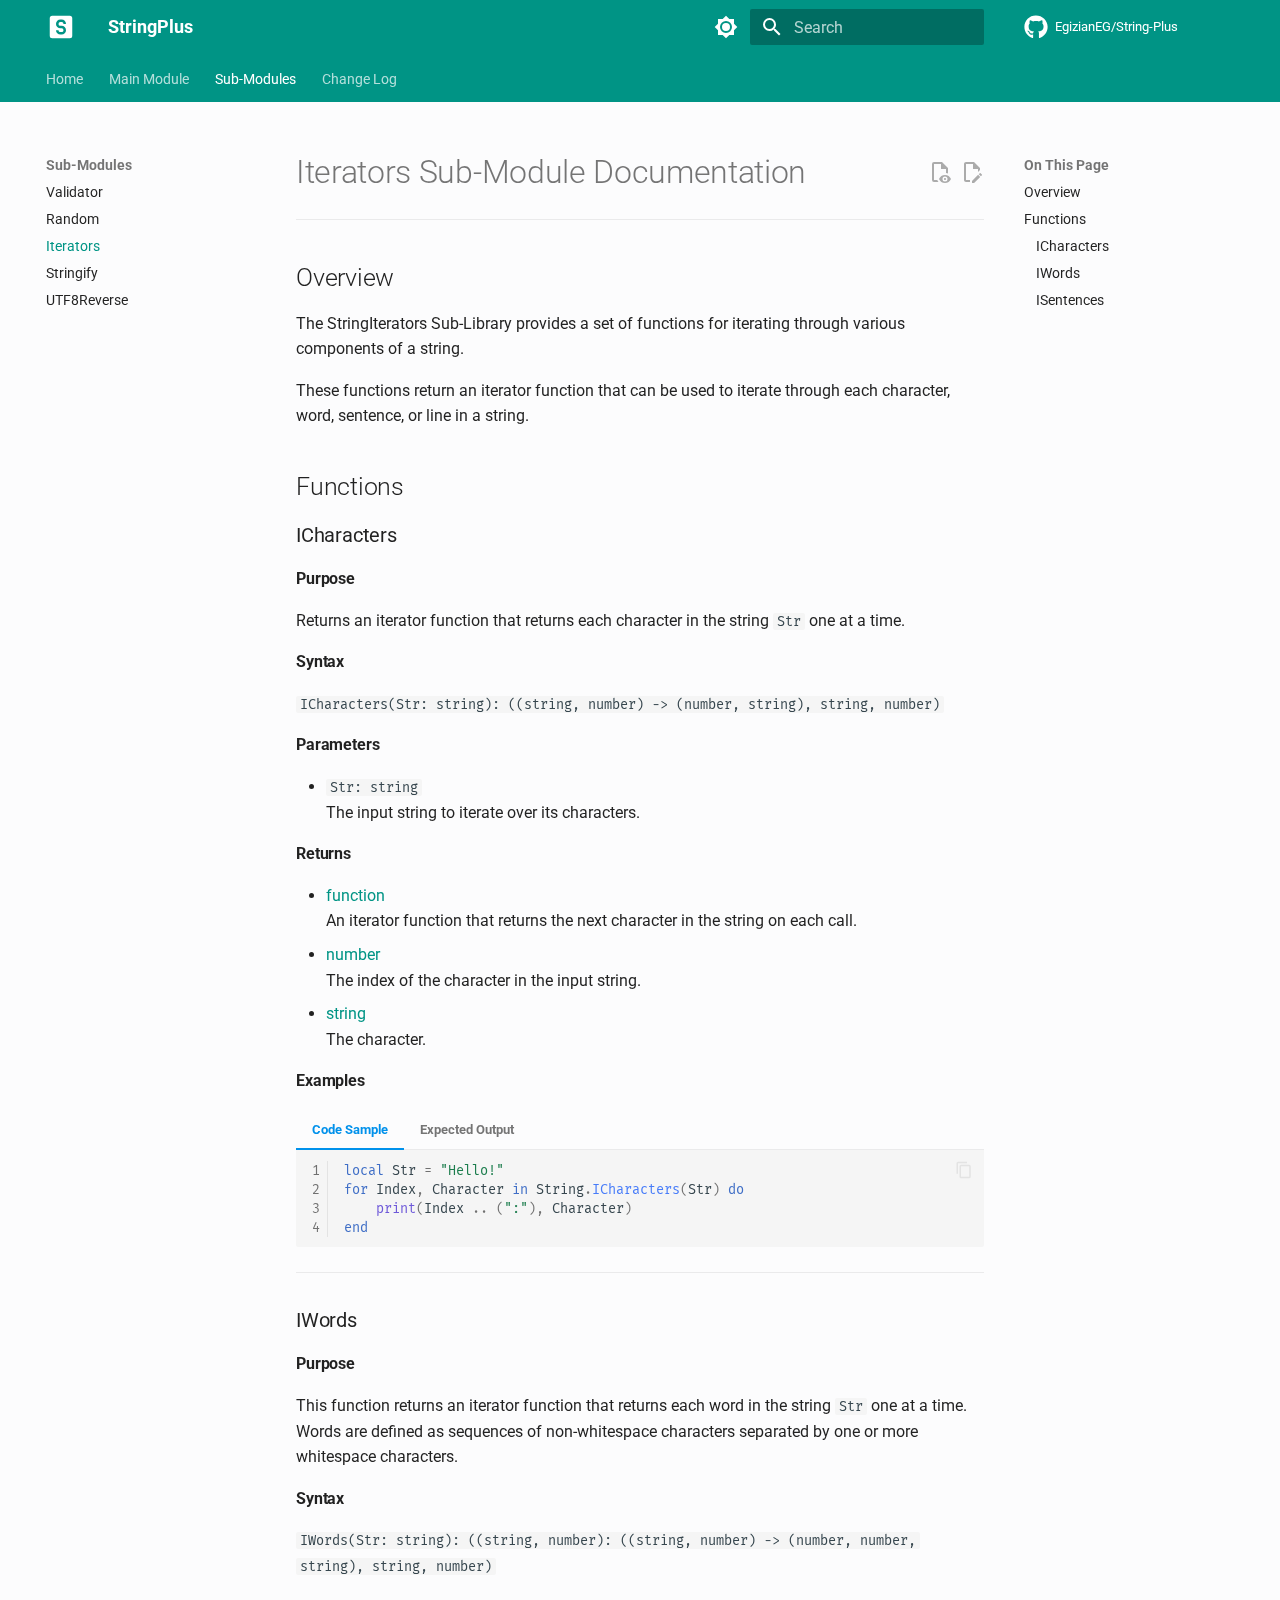
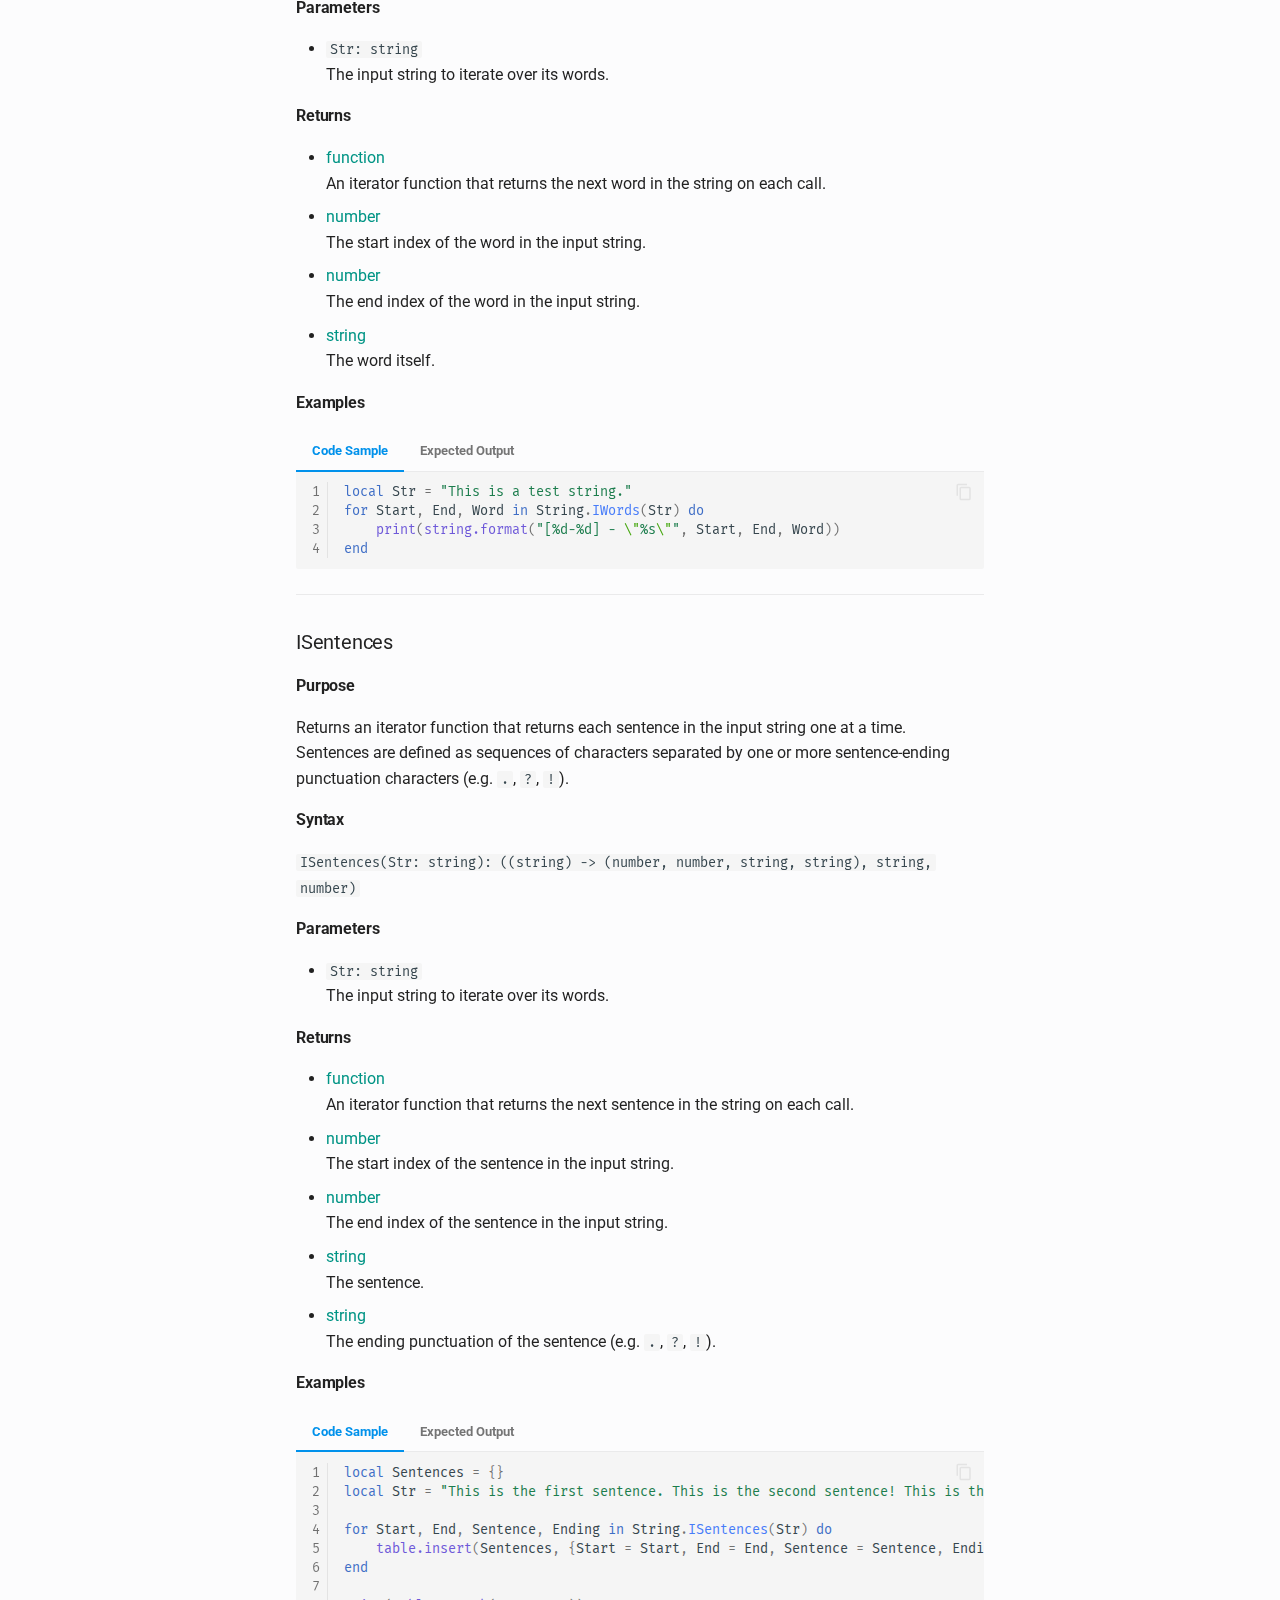
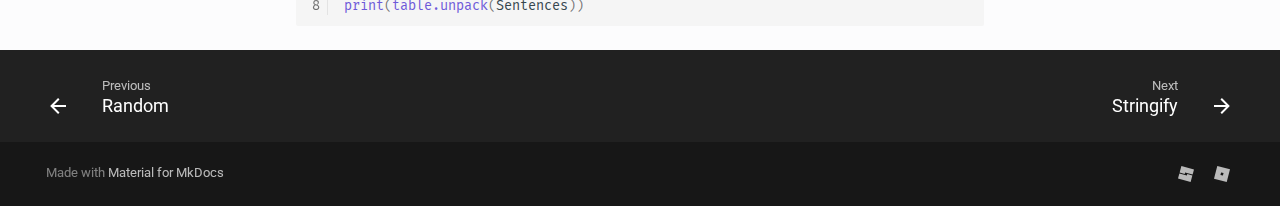
<file: Modules/Iterators/index.html>
<!doctype html><html lang=en class=no-js> <head><meta charset=utf-8><meta name=viewport content="width=device-width,initial-scale=1"><meta name=description content="The Documentation Page for The Iterators Sub-Module"><meta name=author content=@EgizianEG><link href=https://egizianoeg.github.io/String-Plus/Modules/Iterators/ rel=canonical><link href=../Random/ rel=prev><link href=../Stringify/ rel=next><link rel=icon href=../../Images/SiteIcon.png><meta name=generator content="mkdocs-1.4.2, mkdocs-material-9.1.1"><meta name=theme-color media="(prefers-color-scheme: light)" content=#009485><meta name=theme-color media="(prefers-color-scheme: dark)" content=#546D78><title>Iterators - StringPlus</title><link rel=stylesheet href=../../assets/stylesheets/main.402914a4.min.css><link rel=stylesheet href=../../assets/stylesheets/palette.a0c5b2b5.min.css><link rel=preconnect href=https://fonts.gstatic.com crossorigin><link rel=stylesheet href="https://fonts.googleapis.com/css?family=Roboto:300,300i,400,400i,700,700i%7CFira+Mono:400,400i,700,700i&display=fallback"><style>:root{--md-text-font:"Roboto";--md-code-font:"Fira Mono"}</style><link rel=stylesheet href=../../Stylesheets/LightMode.css><link rel=stylesheet href=../../Stylesheets/DarkMode.css><link rel=stylesheet href=../../Stylesheets/Extra.css><link rel=stylesheet href=../../Stylesheets/Icons.css><script>__md_scope=new URL("../..",location),__md_hash=e=>[...e].reduce((e,_)=>(e<<5)-e+_.charCodeAt(0),0),__md_get=(e,_=localStorage,t=__md_scope)=>JSON.parse(_.getItem(t.pathname+"."+e)),__md_set=(e,_,t=localStorage,a=__md_scope)=>{try{t.setItem(a.pathname+"."+e,JSON.stringify(_))}catch(e){}}</script><meta property=og:type content=website><meta property=og:title content="Iterators - StringPlus"><meta property=og:description content="The Documentation Page for The Iterators Sub-Module"><meta property=og:image content=https://egizianoeg.github.io/String-Plus/assets/images/social/Modules/Iterators.png><meta property=og:image:type content=image/png><meta property=og:image:width content=1200><meta property=og:image:height content=630><meta content=https://egizianoeg.github.io/String-Plus/Modules/Iterators/ property=og:url><meta name=twitter:card content=summary_large_image><meta name=twitter:title content="Iterators - StringPlus"><meta name=twitter:description content="The Documentation Page for The Iterators Sub-Module"><meta name=twitter:image content=https://egizianoeg.github.io/String-Plus/assets/images/social/Modules/Iterators.png></head> <body dir=ltr data-md-color-scheme=default data-md-color-primary=teal data-md-color-accent=light-blue> <script>var palette=__md_get("__palette");if(palette&&"object"==typeof palette.color)for(var key of Object.keys(palette.color))document.body.setAttribute("data-md-color-"+key,palette.color[key])</script> <input class=md-toggle data-md-toggle=drawer type=checkbox id=__drawer autocomplete=off> <input class=md-toggle data-md-toggle=search type=checkbox id=__search autocomplete=off> <label class=md-overlay for=__drawer></label> <div data-md-component=skip> <a href=#iterators-sub-module-documentation class=md-skip> Skip to content </a> </div> <div data-md-component=announce> </div> <header class=md-header data-md-component=header> <nav class="md-header__inner md-grid" aria-label=Header> <a href=../.. title=StringPlus class="md-header__button md-logo" aria-label=StringPlus data-md-component=logo> <svg xmlns=http://www.w3.org/2000/svg viewbox="0 0 24 24"><path d="M3 5a2 2 0 0 1 2-2h14a2 2 0 0 1 2 2v14a2 2 0 0 1-2 2H5a2 2 0 0 1-2-2V5m9.5 6h-1A1.5 1.5 0 0 1 10 9.5 1.5 1.5 0 0 1 11.5 8h1A1.5 1.5 0 0 1 14 9.5h2A3.5 3.5 0 0 0 12.5 6h-1A3.5 3.5 0 0 0 8 9.5a3.5 3.5 0 0 0 3.5 3.5h1a1.5 1.5 0 0 1 1.5 1.5 1.5 1.5 0 0 1-1.5 1.5h-1a1.5 1.5 0 0 1-1.5-1.5H8a3.5 3.5 0 0 0 3.5 3.5h1a3.5 3.5 0 0 0 3.5-3.5 3.5 3.5 0 0 0-3.5-3.5Z"/></svg> </a> <label class="md-header__button md-icon" for=__drawer> <svg xmlns=http://www.w3.org/2000/svg viewbox="0 0 24 24"><path d="M3 6h18v2H3V6m0 5h18v2H3v-2m0 5h18v2H3v-2Z"/></svg> </label> <div class=md-header__title data-md-component=header-title> <div class=md-header__ellipsis> <div class=md-header__topic> <span class=md-ellipsis> StringPlus </span> </div> <div class=md-header__topic data-md-component=header-topic> <span class=md-ellipsis> Iterators </span> </div> </div> </div> <form class=md-header__option data-md-component=palette> <input class=md-option data-md-color-media="(prefers-color-scheme: light)" data-md-color-scheme=default data-md-color-primary=teal data-md-color-accent=light-blue aria-label="Light Mode" type=radio name=__palette id=__palette_1> <label class="md-header__button md-icon" title="Light Mode" for=__palette_2 hidden> <svg xmlns=http://www.w3.org/2000/svg viewbox="0 0 24 24"><path d="M12 8a4 4 0 0 0-4 4 4 4 0 0 0 4 4 4 4 0 0 0 4-4 4 4 0 0 0-4-4m0 10a6 6 0 0 1-6-6 6 6 0 0 1 6-6 6 6 0 0 1 6 6 6 6 0 0 1-6 6m8-9.31V4h-4.69L12 .69 8.69 4H4v4.69L.69 12 4 15.31V20h4.69L12 23.31 15.31 20H20v-4.69L23.31 12 20 8.69Z"/></svg> </label> <input class=md-option data-md-color-media="(prefers-color-scheme: dark)" data-md-color-scheme=slate data-md-color-primary=blue-grey data-md-color-accent=light-blue aria-label="Dark Mode" type=radio name=__palette id=__palette_2> <label class="md-header__button md-icon" title="Dark Mode" for=__palette_1 hidden> <svg xmlns=http://www.w3.org/2000/svg viewbox="0 0 24 24"><path d="M12 18c-.89 0-1.74-.2-2.5-.55C11.56 16.5 13 14.42 13 12c0-2.42-1.44-4.5-3.5-5.45C10.26 6.2 11.11 6 12 6a6 6 0 0 1 6 6 6 6 0 0 1-6 6m8-9.31V4h-4.69L12 .69 8.69 4H4v4.69L.69 12 4 15.31V20h4.69L12 23.31 15.31 20H20v-4.69L23.31 12 20 8.69Z"/></svg> </label> </form> <label class="md-header__button md-icon" for=__search> <svg xmlns=http://www.w3.org/2000/svg viewbox="0 0 24 24"><path d="M9.5 3A6.5 6.5 0 0 1 16 9.5c0 1.61-.59 3.09-1.56 4.23l.27.27h.79l5 5-1.5 1.5-5-5v-.79l-.27-.27A6.516 6.516 0 0 1 9.5 16 6.5 6.5 0 0 1 3 9.5 6.5 6.5 0 0 1 9.5 3m0 2C7 5 5 7 5 9.5S7 14 9.5 14 14 12 14 9.5 12 5 9.5 5Z"/></svg> </label> <div class=md-search data-md-component=search role=dialog> <label class=md-search__overlay for=__search></label> <div class=md-search__inner role=search> <form class=md-search__form name=search> <input type=text class=md-search__input name=query aria-label=Search placeholder=Search autocapitalize=off autocorrect=off autocomplete=off spellcheck=false data-md-component=search-query required> <label class="md-search__icon md-icon" for=__search> <svg xmlns=http://www.w3.org/2000/svg viewbox="0 0 24 24"><path d="M9.5 3A6.5 6.5 0 0 1 16 9.5c0 1.61-.59 3.09-1.56 4.23l.27.27h.79l5 5-1.5 1.5-5-5v-.79l-.27-.27A6.516 6.516 0 0 1 9.5 16 6.5 6.5 0 0 1 3 9.5 6.5 6.5 0 0 1 9.5 3m0 2C7 5 5 7 5 9.5S7 14 9.5 14 14 12 14 9.5 12 5 9.5 5Z"/></svg> <svg xmlns=http://www.w3.org/2000/svg viewbox="0 0 24 24"><path d="M20 11v2H8l5.5 5.5-1.42 1.42L4.16 12l7.92-7.92L13.5 5.5 8 11h12Z"/></svg> </label> <nav class=md-search__options aria-label=Search> <a href=javascript:void(0) class="md-search__icon md-icon" title=Share aria-label=Share data-clipboard data-clipboard-text data-md-component=search-share tabindex=-1> <svg xmlns=http://www.w3.org/2000/svg viewbox="0 0 24 24"><path d="M18 16.08c-.76 0-1.44.3-1.96.77L8.91 12.7c.05-.23.09-.46.09-.7 0-.24-.04-.47-.09-.7l7.05-4.11c.54.5 1.25.81 2.04.81a3 3 0 0 0 3-3 3 3 0 0 0-3-3 3 3 0 0 0-3 3c0 .24.04.47.09.7L8.04 9.81C7.5 9.31 6.79 9 6 9a3 3 0 0 0-3 3 3 3 0 0 0 3 3c.79 0 1.5-.31 2.04-.81l7.12 4.15c-.05.21-.08.43-.08.66 0 1.61 1.31 2.91 2.92 2.91 1.61 0 2.92-1.3 2.92-2.91A2.92 2.92 0 0 0 18 16.08Z"/></svg> </a> <button type=reset class="md-search__icon md-icon" title=Clear aria-label=Clear tabindex=-1> <svg xmlns=http://www.w3.org/2000/svg viewbox="0 0 24 24"><path d="M19 6.41 17.59 5 12 10.59 6.41 5 5 6.41 10.59 12 5 17.59 6.41 19 12 13.41 17.59 19 19 17.59 13.41 12 19 6.41Z"/></svg> </button> </nav> <div class=md-search__suggest data-md-component=search-suggest></div> </form> <div class=md-search__output> <div class=md-search__scrollwrap data-md-scrollfix> <div class=md-search-result data-md-component=search-result> <div class=md-search-result__meta> Initializing search </div> <ol class=md-search-result__list role=presentation></ol> </div> </div> </div> </div> </div> <div class=md-header__source> <a href=https://github.com/EgizianoEG/String-Plus title="Go to repository" class=md-source data-md-component=source> <div class="md-source__icon md-icon"> <svg xmlns=http://www.w3.org/2000/svg viewbox="0 0 496 512"><!-- Font Awesome Free 6.3.0 by @fontawesome - https://fontawesome.com License - https://fontawesome.com/license/free (Icons: CC BY 4.0, Fonts: SIL OFL 1.1, Code: MIT License) Copyright 2023 Fonticons, Inc.--><path d="M165.9 397.4c0 2-2.3 3.6-5.2 3.6-3.3.3-5.6-1.3-5.6-3.6 0-2 2.3-3.6 5.2-3.6 3-.3 5.6 1.3 5.6 3.6zm-31.1-4.5c-.7 2 1.3 4.3 4.3 4.9 2.6 1 5.6 0 6.2-2s-1.3-4.3-4.3-5.2c-2.6-.7-5.5.3-6.2 2.3zm44.2-1.7c-2.9.7-4.9 2.6-4.6 4.9.3 2 2.9 3.3 5.9 2.6 2.9-.7 4.9-2.6 4.6-4.6-.3-1.9-3-3.2-5.9-2.9zM244.8 8C106.1 8 0 113.3 0 252c0 110.9 69.8 205.8 169.5 239.2 12.8 2.3 17.3-5.6 17.3-12.1 0-6.2-.3-40.4-.3-61.4 0 0-70 15-84.7-29.8 0 0-11.4-29.1-27.8-36.6 0 0-22.9-15.7 1.6-15.4 0 0 24.9 2 38.6 25.8 21.9 38.6 58.6 27.5 72.9 20.9 2.3-16 8.8-27.1 16-33.7-55.9-6.2-112.3-14.3-112.3-110.5 0-27.5 7.6-41.3 23.6-58.9-2.6-6.5-11.1-33.3 2.6-67.9 20.9-6.5 69 27 69 27 20-5.6 41.5-8.5 62.8-8.5s42.8 2.9 62.8 8.5c0 0 48.1-33.6 69-27 13.7 34.7 5.2 61.4 2.6 67.9 16 17.7 25.8 31.5 25.8 58.9 0 96.5-58.9 104.2-114.8 110.5 9.2 7.9 17 22.9 17 46.4 0 33.7-.3 75.4-.3 83.6 0 6.5 4.6 14.4 17.3 12.1C428.2 457.8 496 362.9 496 252 496 113.3 383.5 8 244.8 8zM97.2 352.9c-1.3 1-1 3.3.7 5.2 1.6 1.6 3.9 2.3 5.2 1 1.3-1 1-3.3-.7-5.2-1.6-1.6-3.9-2.3-5.2-1zm-10.8-8.1c-.7 1.3.3 2.9 2.3 3.9 1.6 1 3.6.7 4.3-.7.7-1.3-.3-2.9-2.3-3.9-2-.6-3.6-.3-4.3.7zm32.4 35.6c-1.6 1.3-1 4.3 1.3 6.2 2.3 2.3 5.2 2.6 6.5 1 1.3-1.3.7-4.3-1.3-6.2-2.2-2.3-5.2-2.6-6.5-1zm-11.4-14.7c-1.6 1-1.6 3.6 0 5.9 1.6 2.3 4.3 3.3 5.6 2.3 1.6-1.3 1.6-3.9 0-6.2-1.4-2.3-4-3.3-5.6-2z"/></svg> </div> <div class=md-source__repository> EgizianEG/String-Plus </div> </a> </div> </nav> </header> <div class=md-container data-md-component=container> <nav class=md-tabs aria-label=Tabs data-md-component=tabs> <div class=md-grid> <ul class=md-tabs__list> <li class=md-tabs__item> <a href=../.. class=md-tabs__link> Home </a> </li> <li class=md-tabs__item> <a href=../MainModule/ class=md-tabs__link> Main Module </a> </li> <li class=md-tabs__item> <a href=../Validator/ class="md-tabs__link md-tabs__link--active"> Sub-Modules </a> </li> <li class=md-tabs__item> <a href=../../ChangeLog/ class=md-tabs__link> Change Log </a> </li> </ul> </div> </nav> <main class=md-main data-md-component=main> <div class="md-main__inner md-grid"> <div class="md-sidebar md-sidebar--primary" data-md-component=sidebar data-md-type=navigation> <div class=md-sidebar__scrollwrap> <div class=md-sidebar__inner> <nav class="md-nav md-nav--primary md-nav--lifted" aria-label=Navigation data-md-level=0> <label class=md-nav__title for=__drawer> <a href=../.. title=StringPlus class="md-nav__button md-logo" aria-label=StringPlus data-md-component=logo> <svg xmlns=http://www.w3.org/2000/svg viewbox="0 0 24 24"><path d="M3 5a2 2 0 0 1 2-2h14a2 2 0 0 1 2 2v14a2 2 0 0 1-2 2H5a2 2 0 0 1-2-2V5m9.5 6h-1A1.5 1.5 0 0 1 10 9.5 1.5 1.5 0 0 1 11.5 8h1A1.5 1.5 0 0 1 14 9.5h2A3.5 3.5 0 0 0 12.5 6h-1A3.5 3.5 0 0 0 8 9.5a3.5 3.5 0 0 0 3.5 3.5h1a1.5 1.5 0 0 1 1.5 1.5 1.5 1.5 0 0 1-1.5 1.5h-1a1.5 1.5 0 0 1-1.5-1.5H8a3.5 3.5 0 0 0 3.5 3.5h1a3.5 3.5 0 0 0 3.5-3.5 3.5 3.5 0 0 0-3.5-3.5Z"/></svg> </a> StringPlus </label> <div class=md-nav__source> <a href=https://github.com/EgizianoEG/String-Plus title="Go to repository" class=md-source data-md-component=source> <div class="md-source__icon md-icon"> <svg xmlns=http://www.w3.org/2000/svg viewbox="0 0 496 512"><!-- Font Awesome Free 6.3.0 by @fontawesome - https://fontawesome.com License - https://fontawesome.com/license/free (Icons: CC BY 4.0, Fonts: SIL OFL 1.1, Code: MIT License) Copyright 2023 Fonticons, Inc.--><path d="M165.9 397.4c0 2-2.3 3.6-5.2 3.6-3.3.3-5.6-1.3-5.6-3.6 0-2 2.3-3.6 5.2-3.6 3-.3 5.6 1.3 5.6 3.6zm-31.1-4.5c-.7 2 1.3 4.3 4.3 4.9 2.6 1 5.6 0 6.2-2s-1.3-4.3-4.3-5.2c-2.6-.7-5.5.3-6.2 2.3zm44.2-1.7c-2.9.7-4.9 2.6-4.6 4.9.3 2 2.9 3.3 5.9 2.6 2.9-.7 4.9-2.6 4.6-4.6-.3-1.9-3-3.2-5.9-2.9zM244.8 8C106.1 8 0 113.3 0 252c0 110.9 69.8 205.8 169.5 239.2 12.8 2.3 17.3-5.6 17.3-12.1 0-6.2-.3-40.4-.3-61.4 0 0-70 15-84.7-29.8 0 0-11.4-29.1-27.8-36.6 0 0-22.9-15.7 1.6-15.4 0 0 24.9 2 38.6 25.8 21.9 38.6 58.6 27.5 72.9 20.9 2.3-16 8.8-27.1 16-33.7-55.9-6.2-112.3-14.3-112.3-110.5 0-27.5 7.6-41.3 23.6-58.9-2.6-6.5-11.1-33.3 2.6-67.9 20.9-6.5 69 27 69 27 20-5.6 41.5-8.5 62.8-8.5s42.8 2.9 62.8 8.5c0 0 48.1-33.6 69-27 13.7 34.7 5.2 61.4 2.6 67.9 16 17.7 25.8 31.5 25.8 58.9 0 96.5-58.9 104.2-114.8 110.5 9.2 7.9 17 22.9 17 46.4 0 33.7-.3 75.4-.3 83.6 0 6.5 4.6 14.4 17.3 12.1C428.2 457.8 496 362.9 496 252 496 113.3 383.5 8 244.8 8zM97.2 352.9c-1.3 1-1 3.3.7 5.2 1.6 1.6 3.9 2.3 5.2 1 1.3-1 1-3.3-.7-5.2-1.6-1.6-3.9-2.3-5.2-1zm-10.8-8.1c-.7 1.3.3 2.9 2.3 3.9 1.6 1 3.6.7 4.3-.7.7-1.3-.3-2.9-2.3-3.9-2-.6-3.6-.3-4.3.7zm32.4 35.6c-1.6 1.3-1 4.3 1.3 6.2 2.3 2.3 5.2 2.6 6.5 1 1.3-1.3.7-4.3-1.3-6.2-2.2-2.3-5.2-2.6-6.5-1zm-11.4-14.7c-1.6 1-1.6 3.6 0 5.9 1.6 2.3 4.3 3.3 5.6 2.3 1.6-1.3 1.6-3.9 0-6.2-1.4-2.3-4-3.3-5.6-2z"/></svg> </div> <div class=md-source__repository> EgizianEG/String-Plus </div> </a> </div> <ul class=md-nav__list data-md-scrollfix> <li class=md-nav__item> <a href=../.. class=md-nav__link> Home </a> </li> <li class=md-nav__item> <a href=../MainModule/ class=md-nav__link> Main Module </a> </li> <li class="md-nav__item md-nav__item--active md-nav__item--nested"> <input class="md-nav__toggle md-toggle " type=checkbox id=__nav_3 checked> <label class=md-nav__link for=__nav_3 id=__nav_3_label tabindex=0> Sub-Modules <span class="md-nav__icon md-icon"></span> </label> <nav class=md-nav data-md-level=1 aria-labelledby=__nav_3_label aria-expanded=true> <label class=md-nav__title for=__nav_3> <span class="md-nav__icon md-icon"></span> Sub-Modules </label> <ul class=md-nav__list data-md-scrollfix> <li class=md-nav__item> <a href=../Validator/ class=md-nav__link> Validator </a> </li> <li class=md-nav__item> <a href=../Random/ class=md-nav__link> Random </a> </li> <li class="md-nav__item md-nav__item--active"> <input class="md-nav__toggle md-toggle" type=checkbox id=__toc> <label class="md-nav__link md-nav__link--active" for=__toc> Iterators <span class="md-nav__icon md-icon"></span> </label> <a href=./ class="md-nav__link md-nav__link--active"> Iterators </a> <nav class="md-nav md-nav--secondary" aria-label="On This Page"> <label class=md-nav__title for=__toc> <span class="md-nav__icon md-icon"></span> On This Page </label> <ul class=md-nav__list data-md-component=toc data-md-scrollfix> <li class=md-nav__item> <a href=#overview class=md-nav__link> Overview </a> </li> <li class=md-nav__item> <a href=#functions class=md-nav__link> Functions </a> <nav class=md-nav aria-label=Functions> <ul class=md-nav__list> <li class=md-nav__item> <a href=#icharacters class=md-nav__link> ICharacters </a> </li> <li class=md-nav__item> <a href=#iwords class=md-nav__link> IWords </a> </li> <li class=md-nav__item> <a href=#isentences class=md-nav__link> ISentences </a> </li> </ul> </nav> </li> </ul> </nav> </li> <li class=md-nav__item> <a href=../Stringify/ class=md-nav__link> Stringify </a> </li> <li class=md-nav__item> <a href=../UTF8Reverse/ class=md-nav__link> UTF8Reverse </a> </li> </ul> </nav> </li> <li class=md-nav__item> <a href=../../ChangeLog/ class=md-nav__link> Change Log </a> </li> </ul> </nav> </div> </div> </div> <div class="md-sidebar md-sidebar--secondary" data-md-component=sidebar data-md-type=toc> <div class=md-sidebar__scrollwrap> <div class=md-sidebar__inner> <nav class="md-nav md-nav--secondary" aria-label="On This Page"> <label class=md-nav__title for=__toc> <span class="md-nav__icon md-icon"></span> On This Page </label> <ul class=md-nav__list data-md-component=toc data-md-scrollfix> <li class=md-nav__item> <a href=#overview class=md-nav__link> Overview </a> </li> <li class=md-nav__item> <a href=#functions class=md-nav__link> Functions </a> <nav class=md-nav aria-label=Functions> <ul class=md-nav__list> <li class=md-nav__item> <a href=#icharacters class=md-nav__link> ICharacters </a> </li> <li class=md-nav__item> <a href=#iwords class=md-nav__link> IWords </a> </li> <li class=md-nav__item> <a href=#isentences class=md-nav__link> ISentences </a> </li> </ul> </nav> </li> </ul> </nav> </div> </div> </div> <div class=md-content data-md-component=content> <article class="md-content__inner md-typeset"> <a href=https://github.com/EgizianoEG/String-Plus/edit/master/docs/Modules/Iterators.md title="Edit this page" class="md-content__button md-icon"> <svg xmlns=http://www.w3.org/2000/svg viewbox="0 0 24 24"><path d="M10 20H6V4h7v5h5v3.1l2-2V8l-6-6H6c-1.1 0-2 .9-2 2v16c0 1.1.9 2 2 2h4v-2m10.2-7c.1 0 .3.1.4.2l1.3 1.3c.2.2.2.6 0 .8l-1 1-2.1-2.1 1-1c.1-.1.2-.2.4-.2m0 3.9L14.1 23H12v-2.1l6.1-6.1 2.1 2.1Z"/></svg> </a> <a href=https://github.com/EgizianoEG/String-Plus/raw/master/docs/Modules/Iterators.md title="View source of this page" class="md-content__button md-icon"> <svg xmlns=http://www.w3.org/2000/svg viewbox="0 0 24 24"><path d="M17 18c.56 0 1 .44 1 1s-.44 1-1 1-1-.44-1-1 .44-1 1-1m0-3c-2.73 0-5.06 1.66-6 4 .94 2.34 3.27 4 6 4s5.06-1.66 6-4c-.94-2.34-3.27-4-6-4m0 6.5a2.5 2.5 0 0 1-2.5-2.5 2.5 2.5 0 0 1 2.5-2.5 2.5 2.5 0 0 1 2.5 2.5 2.5 2.5 0 0 1-2.5 2.5M9.27 20H6V4h7v5h5v4.07c.7.08 1.36.25 2 .49V8l-6-6H6a2 2 0 0 0-2 2v16a2 2 0 0 0 2 2h4.5a8.15 8.15 0 0 1-1.23-2Z"/></svg> </a> <h1 id=iterators-sub-module-documentation>Iterators Sub-Module Documentation<a class=headerlink href=#iterators-sub-module-documentation title="Anchor Link">⚓︎</a></h1> <hr> <h2 id=overview>Overview<a class=headerlink href=#overview title="Anchor Link">⚓︎</a></h2> <p>The StringIterators Sub-Library provides a set of functions for iterating through various components of a string. <br></p> <p>These functions return an iterator function that can be used to iterate through each character, word, sentence, or line in a string.</p> <h2 id=functions>Functions<a class=headerlink href=#functions title="Anchor Link">⚓︎</a></h2> <h3 id=icharacters>ICharacters<a class=headerlink href=#icharacters title="Anchor Link">⚓︎</a></h3> <h4 id=icharacters-purpose>Purpose<a class=headerlink href=#icharacters-purpose title="Anchor Link">⚓︎</a></h4> <p>Returns an iterator function that returns each character in the string <code>Str</code> one at a time.</p> <h4 id=icharacters-syntax>Syntax<a class=headerlink href=#icharacters-syntax title="Anchor Link">⚓︎</a></h4> <p><code>ICharacters(Str: string): ((string, number) -&gt; (number, string), string, number)</code></p> <h4 id=icharacters-parameters>Parameters<a class=headerlink href=#icharacters-parameters title="Anchor Link">⚓︎</a></h4> <ul> <li><code>Str: string</code> <br> The input string to iterate over its characters.</li> </ul> <h4 id=icharacters-returns>Returns<a class=headerlink href=#icharacters-returns title="Anchor Link">⚓︎</a></h4> <ul> <li><a href=https://create.roblox.com/docs/scripting/luau/functions target=_blank>function</a> <br> An iterator function that returns the next character in the string on each call.</li> <li><a href=https://create.roblox.com/docs/scripting/luau/numbers target=_blank>number</a> <br> The index of the character in the input string.</li> <li><a href=https://create.roblox.com/docs/scripting/luau/strings target=_blank>string</a> <br> The character.</li> </ul> <h4 id=icharacters-examples>Examples<a class=headerlink href=#icharacters-examples title="Anchor Link">⚓︎</a></h4> <div class="tabbed-set tabbed-alternate" data-tabs=1:2><input checked=checked id=__tabbed_1_1 name=__tabbed_1 type=radio><input id=__tabbed_1_2 name=__tabbed_1 type=radio><div class=tabbed-labels><label for=__tabbed_1_1>Code Sample</label><label for=__tabbed_1_2>Expected Output</label></div> <div class=tabbed-content> <div class=tabbed-block> <div class=highlight><table class=highlighttable><tr><td class=linenos><div class=linenodiv><pre><span></span><span class=normal>1</span>
<span class=normal>2</span>
<span class=normal>3</span>
<span class=normal>4</span></pre></div></td><td class=code><div><pre><span></span><code><span class=kd>local</span> <span class=n>Str</span> <span class=o>=</span> <span class=s2>&quot;Hello!&quot;</span>
<span class=kr>for</span> <span class=n>Index</span><span class=p>,</span> <span class=n>Character</span> <span class=kr>in</span> <span class=n>String</span><span class=p>.</span><span class=n>ICharacters</span><span class=p>(</span><span class=n>Str</span><span class=p>)</span> <span class=kr>do</span>
    <span class=nb>print</span><span class=p>(</span><span class=n>Index</span> <span class=o>..</span> <span class=p>(</span><span class=s2>&quot;:&quot;</span><span class=p>),</span> <span class=n>Character</span><span class=p>)</span>
<span class=kr>end</span>
</code></pre></div></td></tr></table></div> </div> <div class=tabbed-block> <div class=highlight><table class=highlighttable><tr><td class=linenos><div class=linenodiv><pre><span></span><span class=normal>1</span>
<span class=normal>2</span>
<span class=normal>3</span>
<span class=normal>4</span>
<span class=normal>5</span>
<span class=normal>6</span></pre></div></td><td class=code><div><pre><span></span><code><span class=mi>1</span><span class=p>:</span> <span class=n>H</span>
<span class=mi>2</span><span class=p>:</span> <span class=n>e</span>
<span class=mi>3</span><span class=p>:</span> <span class=n>l</span>
<span class=mi>4</span><span class=p>:</span> <span class=n>l</span>
<span class=mi>5</span><span class=p>:</span> <span class=n>o</span>
<span class=mi>6</span><span class=p>:</span> <span class=err>!</span>
</code></pre></div></td></tr></table></div> </div> </div> </div> <hr> <h3 id=iwords>IWords<a class=headerlink href=#iwords title="Anchor Link">⚓︎</a></h3> <h4 id=iwords-purpose>Purpose<a class=headerlink href=#iwords-purpose title="Anchor Link">⚓︎</a></h4> <p>This function returns an iterator function that returns each word in the string <code>Str</code> one at a time. <br> Words are defined as sequences of non-whitespace characters separated by one or more whitespace characters.</p> <h4 id=iwords-syntax>Syntax<a class=headerlink href=#iwords-syntax title="Anchor Link">⚓︎</a></h4> <p><code>IWords(Str: string): ((string, number): ((string, number) -&gt; (number, number, string), string, number)</code></p> <h4 id=iwords-parameters>Parameters<a class=headerlink href=#iwords-parameters title="Anchor Link">⚓︎</a></h4> <ul> <li><code>Str: string</code> <br> The input string to iterate over its words.</li> </ul> <h4 id=iwords-returns>Returns<a class=headerlink href=#iwords-returns title="Anchor Link">⚓︎</a></h4> <ul> <li><a href=https://create.roblox.com/docs/scripting/luau/functions target=_blank>function</a> <br> An iterator function that returns the next word in the string on each call.</li> <li><a href=https://create.roblox.com/docs/scripting/luau/numbers target=_blank>number</a> <br> The start index of the word in the input string.</li> <li><a href=https://create.roblox.com/docs/scripting/luau/numbers target=_blank>number</a> <br> The end index of the word in the input string.</li> <li><a href=https://create.roblox.com/docs/scripting/luau/strings target=_blank>string</a> <br> The word itself.</li> </ul> <h4 id=iwords-examples>Examples<a class=headerlink href=#iwords-examples title="Anchor Link">⚓︎</a></h4> <div class="tabbed-set tabbed-alternate" data-tabs=2:2><input checked=checked id=__tabbed_2_1 name=__tabbed_2 type=radio><input id=__tabbed_2_2 name=__tabbed_2 type=radio><div class=tabbed-labels><label for=__tabbed_2_1>Code Sample</label><label for=__tabbed_2_2>Expected Output</label></div> <div class=tabbed-content> <div class=tabbed-block> <div class=highlight><table class=highlighttable><tr><td class=linenos><div class=linenodiv><pre><span></span><span class=normal>1</span>
<span class=normal>2</span>
<span class=normal>3</span>
<span class=normal>4</span></pre></div></td><td class=code><div><pre><span></span><code><span class=kd>local</span> <span class=n>Str</span> <span class=o>=</span> <span class=s2>&quot;This is a test string.&quot;</span>
<span class=kr>for</span> <span class=n>Start</span><span class=p>,</span> <span class=n>End</span><span class=p>,</span> <span class=n>Word</span> <span class=kr>in</span> <span class=n>String</span><span class=p>.</span><span class=n>IWords</span><span class=p>(</span><span class=n>Str</span><span class=p>)</span> <span class=kr>do</span>
    <span class=nb>print</span><span class=p>(</span><span class=nb>string.format</span><span class=p>(</span><span class=s2>&quot;[%d-%d] - </span><span class=se>\&quot;</span><span class=s2>%s</span><span class=se>\&quot;</span><span class=s2>&quot;</span><span class=p>,</span> <span class=n>Start</span><span class=p>,</span> <span class=n>End</span><span class=p>,</span> <span class=n>Word</span><span class=p>))</span>
<span class=kr>end</span>
</code></pre></div></td></tr></table></div> </div> <div class=tabbed-block> <div class=highlight><table class=highlighttable><tr><td class=linenos><div class=linenodiv><pre><span></span><span class=normal>1</span>
<span class=normal>2</span>
<span class=normal>3</span>
<span class=normal>4</span>
<span class=normal>5</span></pre></div></td><td class=code><div><pre><span></span><code><span class=p>[</span><span class=mi>1</span><span class=o>-</span><span class=mi>4</span><span class=p>]</span> <span class=o>-</span> <span class=s2>&quot;This&quot;</span>
<span class=p>[</span><span class=mi>6</span><span class=o>-</span><span class=mi>7</span><span class=p>]</span> <span class=o>-</span> <span class=s2>&quot;is&quot;</span>
<span class=p>[</span><span class=mi>9</span><span class=o>-</span><span class=mi>9</span><span class=p>]</span> <span class=o>-</span> <span class=s2>&quot;a&quot;</span>
<span class=p>[</span><span class=mi>11</span><span class=o>-</span><span class=mi>14</span><span class=p>]</span> <span class=o>-</span> <span class=s2>&quot;test&quot;</span>
<span class=p>[</span><span class=mi>16</span><span class=o>-</span><span class=mi>21</span><span class=p>]</span> <span class=o>-</span> <span class=s2>&quot;string&quot;</span>
</code></pre></div></td></tr></table></div> </div> </div> </div> <hr> <h3 id=isentences>ISentences<a class=headerlink href=#isentences title="Anchor Link">⚓︎</a></h3> <h4 id=iwords-purpose>Purpose<a class=headerlink href=#iwords-purpose title="Anchor Link">⚓︎</a></h4> <p>Returns an iterator function that returns each sentence in the input string one at a time. <br> Sentences are defined as sequences of characters separated by one or more sentence-ending punctuation characters (e.g. <code>.</code>, <code>?</code>, <code>!</code>).</p> <h4 id=iwords-syntax>Syntax<a class=headerlink href=#iwords-syntax title="Anchor Link">⚓︎</a></h4> <p><code>ISentences(Str: string): ((string) -&gt; (number, number, string, string), string, number)</code></p> <h4 id=iwords-parameters>Parameters<a class=headerlink href=#iwords-parameters title="Anchor Link">⚓︎</a></h4> <ul> <li><code>Str: string</code> <br> The input string to iterate over its words.</li> </ul> <h4 id=iwords-returns>Returns<a class=headerlink href=#iwords-returns title="Anchor Link">⚓︎</a></h4> <ul> <li><a href=https://create.roblox.com/docs/scripting/luau/functions target=_blank>function</a> <br> An iterator function that returns the next sentence in the string on each call.</li> <li><a href=https://create.roblox.com/docs/scripting/luau/numbers target=_blank>number</a> <br> The start index of the sentence in the input string.</li> <li><a href=https://create.roblox.com/docs/scripting/luau/numbers target=_blank>number</a> <br> The end index of the sentence in the input string.</li> <li><a href=https://create.roblox.com/docs/scripting/luau/strings target=_blank>string</a> <br> The sentence.</li> <li><a href=https://create.roblox.com/docs/scripting/luau/strings target=_blank>string</a> <br> The ending punctuation of the sentence (e.g. <code>.</code>, <code>?</code>, <code>!</code>).</li> </ul> <h4 id=iwords-examples>Examples<a class=headerlink href=#iwords-examples title="Anchor Link">⚓︎</a></h4> <div class="tabbed-set tabbed-alternate" data-tabs=3:2><input checked=checked id=__tabbed_3_1 name=__tabbed_3 type=radio><input id=__tabbed_3_2 name=__tabbed_3 type=radio><div class=tabbed-labels><label for=__tabbed_3_1>Code Sample</label><label for=__tabbed_3_2>Expected Output</label></div> <div class=tabbed-content> <div class=tabbed-block> <div class=highlight><table class=highlighttable><tr><td class=linenos><div class=linenodiv><pre><span></span><span class=normal>1</span>
<span class=normal>2</span>
<span class=normal>3</span>
<span class=normal>4</span>
<span class=normal>5</span>
<span class=normal>6</span>
<span class=normal>7</span>
<span class=normal>8</span></pre></div></td><td class=code><div><pre><span></span><code><span class=kd>local</span> <span class=n>Sentences</span> <span class=o>=</span> <span class=p>{}</span>
<span class=kd>local</span> <span class=n>Str</span> <span class=o>=</span> <span class=s2>&quot;This is the first sentence. This is the second sentence! This is the third sentence?&quot;</span>

<span class=kr>for</span> <span class=n>Start</span><span class=p>,</span> <span class=n>End</span><span class=p>,</span> <span class=n>Sentence</span><span class=p>,</span> <span class=n>Ending</span> <span class=kr>in</span> <span class=n>String</span><span class=p>.</span><span class=n>ISentences</span><span class=p>(</span><span class=n>Str</span><span class=p>)</span> <span class=kr>do</span>
    <span class=nb>table.insert</span><span class=p>(</span><span class=n>Sentences</span><span class=p>,</span> <span class=p>{</span><span class=n>Start</span> <span class=o>=</span> <span class=n>Start</span><span class=p>,</span> <span class=n>End</span> <span class=o>=</span> <span class=n>End</span><span class=p>,</span> <span class=n>Sentence</span> <span class=o>=</span> <span class=n>Sentence</span><span class=p>,</span> <span class=n>Ending</span> <span class=o>=</span> <span class=n>Ending</span><span class=p>})</span>
<span class=kr>end</span>

<span class=nb>print</span><span class=p>(</span><span class=nb>table.unpack</span><span class=p>(</span><span class=n>Sentences</span><span class=p>))</span>
</code></pre></div></td></tr></table></div> </div> <div class=tabbed-block> <div class=highlight><table class=highlighttable><tr><td class=linenos><div class=linenodiv><pre><span></span><span class=normal>1</span>
<span class=normal>2</span>
<span class=normal>3</span></pre></div></td><td class=code><div><pre><span></span><code><span class=p>{</span> <span class=n>Start</span> <span class=o>=</span> <span class=mi>1</span><span class=p>,</span> <span class=n>End</span> <span class=o>=</span> <span class=mi>26</span><span class=p>,</span> <span class=n>Sentence</span> <span class=o>=</span> <span class=s2>&quot;This is the first sentence&quot;</span><span class=p>,</span> <span class=n>Ending</span> <span class=o>=</span> <span class=s2>&quot;.&quot;</span> <span class=p>},</span>
<span class=p>{</span> <span class=n>Start</span> <span class=o>=</span> <span class=mi>29</span><span class=p>,</span> <span class=n>End</span> <span class=o>=</span> <span class=mi>55</span><span class=p>,</span> <span class=n>Sentence</span> <span class=o>=</span> <span class=s2>&quot;This is the second sentence&quot;</span><span class=p>,</span> <span class=n>Ending</span> <span class=o>=</span> <span class=s2>&quot;!&quot;</span> <span class=p>},</span>
<span class=p>{</span> <span class=n>Start</span> <span class=o>=</span> <span class=mi>58</span><span class=p>,</span> <span class=n>End</span> <span class=o>=</span> <span class=mi>83</span><span class=p>,</span> <span class=n>Sentence</span> <span class=o>=</span> <span class=s2>&quot;This is the third sentence&quot;</span><span class=p>,</span> <span class=n>Ending</span> <span class=o>=</span> <span class=s2>&quot;?&quot;</span> <span class=p>}</span>
</code></pre></div></td></tr></table></div> </div> </div> </div> </article> </div> </div> <a href=# class="md-top md-icon" data-md-component=top hidden> <svg xmlns=http://www.w3.org/2000/svg viewbox="0 0 24 24"><path d="M13 20h-2V8l-5.5 5.5-1.42-1.42L12 4.16l7.92 7.92-1.42 1.42L13 8v12Z"/></svg> Back to top </a> </main> <footer class=md-footer> <nav class="md-footer__inner md-grid" aria-label=Footer> <a href=../Random/ class="md-footer__link md-footer__link--prev" aria-label="Previous: Random" rel=prev> <div class="md-footer__button md-icon"> <svg xmlns=http://www.w3.org/2000/svg viewbox="0 0 24 24"><path d="M20 11v2H8l5.5 5.5-1.42 1.42L4.16 12l7.92-7.92L13.5 5.5 8 11h12Z"/></svg> </div> <div class=md-footer__title> <div class=md-ellipsis> <span class=md-footer__direction> Previous </span> Random </div> </div> </a> <a href=../Stringify/ class="md-footer__link md-footer__link--next" aria-label="Next: Stringify" rel=next> <div class=md-footer__title> <div class=md-ellipsis> <span class=md-footer__direction> Next </span> Stringify </div> </div> <div class="md-footer__button md-icon"> <svg xmlns=http://www.w3.org/2000/svg viewbox="0 0 24 24"><path d="M4 11v2h12l-5.5 5.5 1.42 1.42L19.84 12l-7.92-7.92L10.5 5.5 16 11H4Z"/></svg> </div> </a> </nav> <div class="md-footer-meta md-typeset"> <div class="md-footer-meta__inner md-grid"> <div class=md-copyright> Made with <a href=https://squidfunk.github.io/mkdocs-material/ target=_blank rel=noopener> Material for MkDocs </a> </div> <div class=md-social> <a href=https://devforum.roblox.com/t/2094017 target=_blank rel=noopener title="DevForum Topic" class="md-social__link devforum-topic"> <svg xmlns=http://www.w3.org/2000/svg viewbox="0 0 463.18 463.06" xmlns:v=https://vecta.io/nano><path d="M98.09 0l365.09 97.83-39.52 147.47L206.07 187l-11.15 41.61-147.5-39.52zm267 463.06L0 365.24l39.52-147.48 217.59 58.3 11.15-41.61L415.76 274z"/></svg> </a> <a href=https://www.roblox.com/library/11868937809 target=_blank rel=noopener title="Roblox Model" class="md-social__link roblox-model"> <svg xmlns=http://www.w3.org/2000/svg viewbox="0 0 24 24"><path d="m13.383 14.341-3.726-.958.959-3.726 3.726.959-.96 3.726zM4.913 0 0 19.088 19.088 24 24 4.912 4.912 0z"/></svg> </a> </div> </div> </div> </footer> </div> <div class=md-dialog data-md-component=dialog> <div class="md-dialog__inner md-typeset"></div> </div> <script id=__config type=application/json>{"base": "../..", "features": ["header.autohide", "navigation.top", "navigation.tabs", "navigation.footer", "navigation.tracking", "navigation.indexes", "search.share", "search.suggest", "search.highlight", "content.action.view", "content.action.edit", "content.code.copy", "content.tooltips"], "search": "../../assets/javascripts/workers/search.208ed371.min.js", "translations": {"clipboard.copied": "Copied to clipboard", "clipboard.copy": "Copy to clipboard", "search.result.more.one": "1 more on this page", "search.result.more.other": "# more on this page", "search.result.none": "No matching documents", "search.result.one": "1 matching document", "search.result.other": "# matching documents", "search.result.placeholder": "Type to start searching", "search.result.term.missing": "Missing", "select.version": "Select version"}}</script> <script src=../../assets/javascripts/bundle.b78d2936.min.js></script> <script src=../../Extra/Java.js></script> </body> </html>
</file>
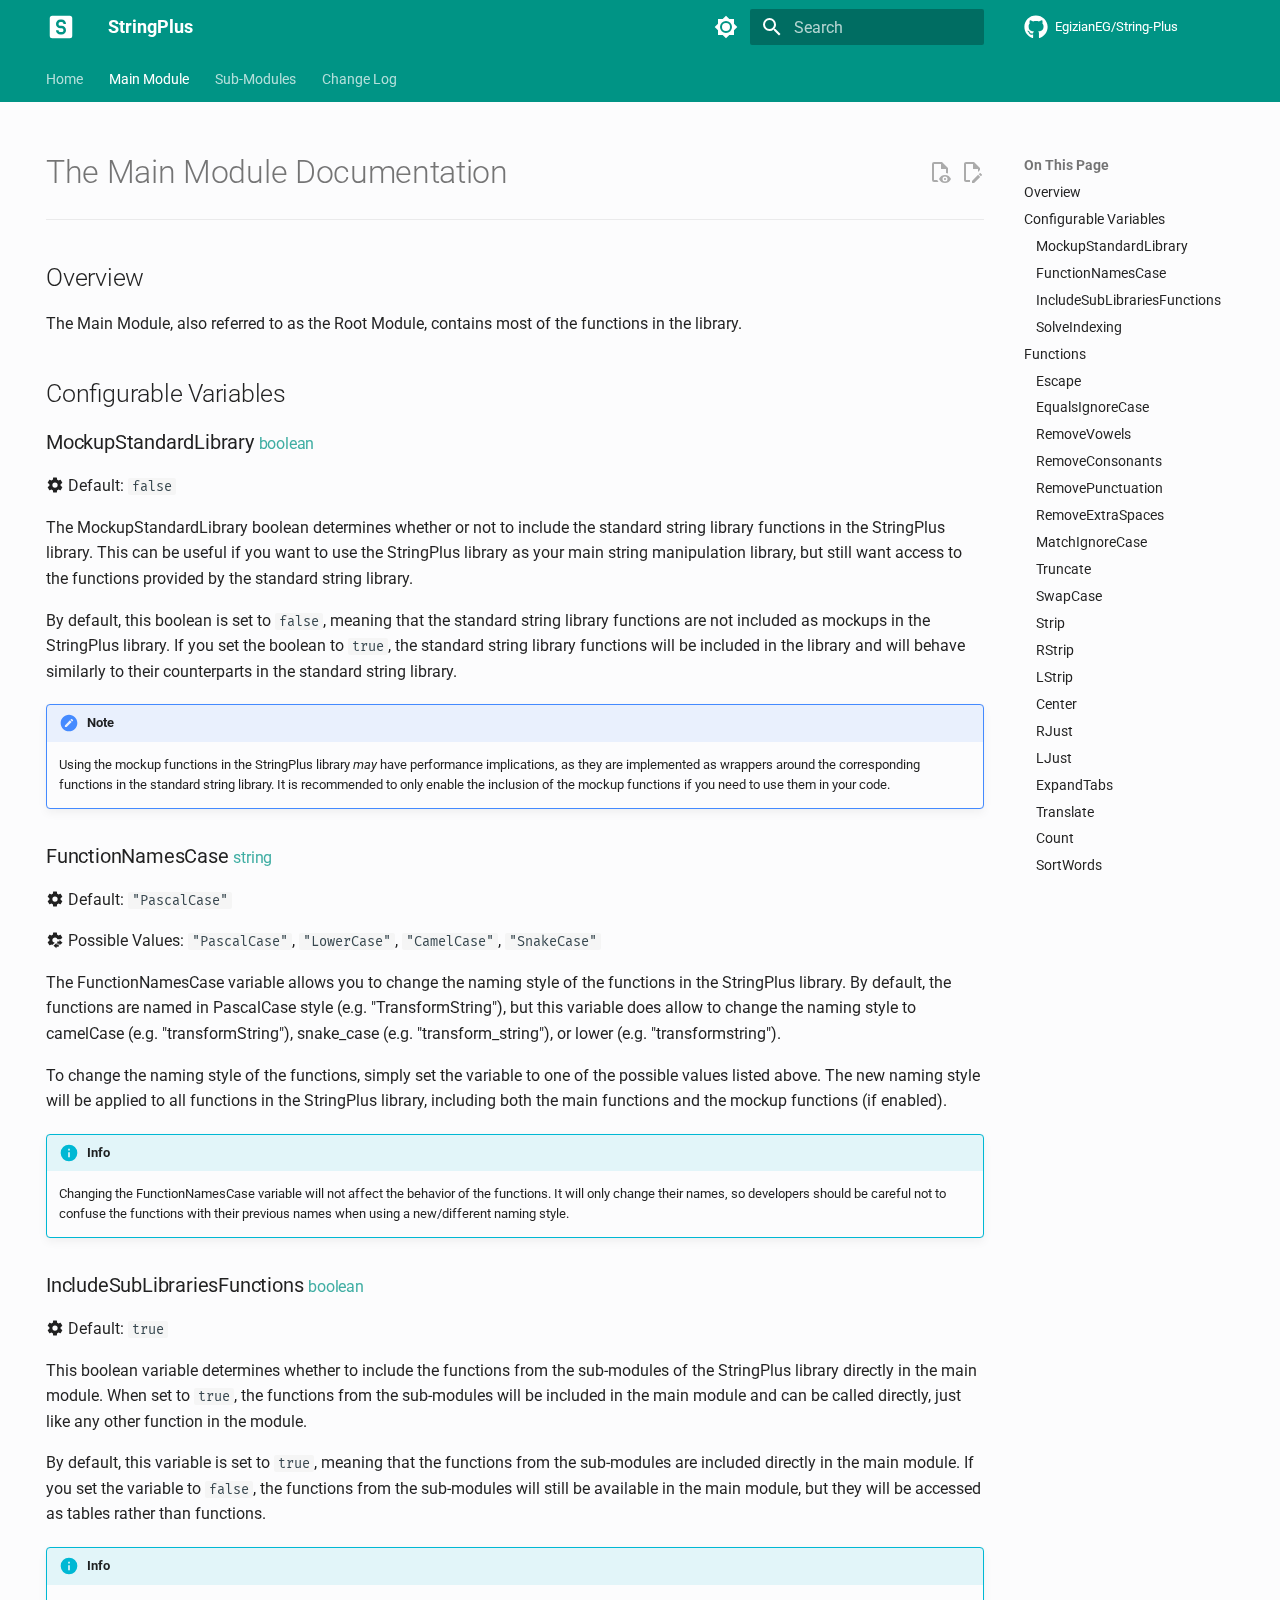
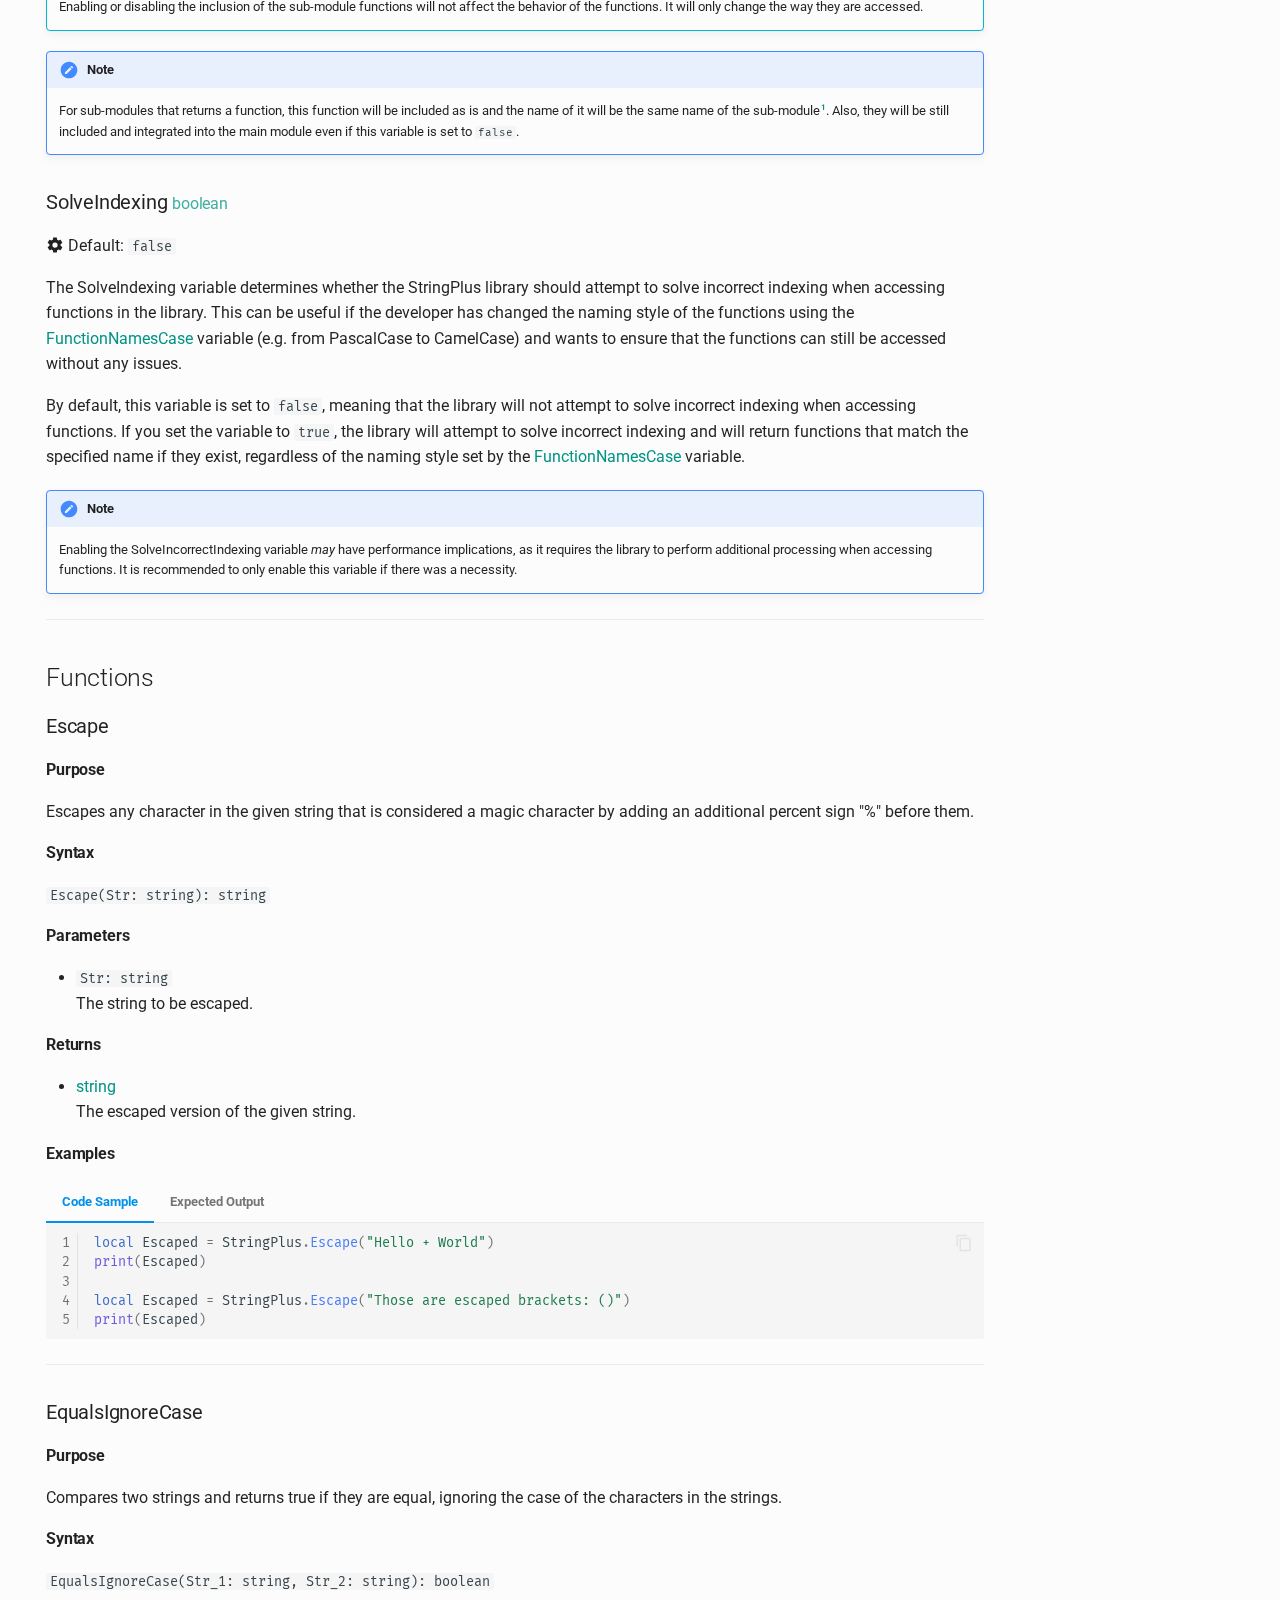
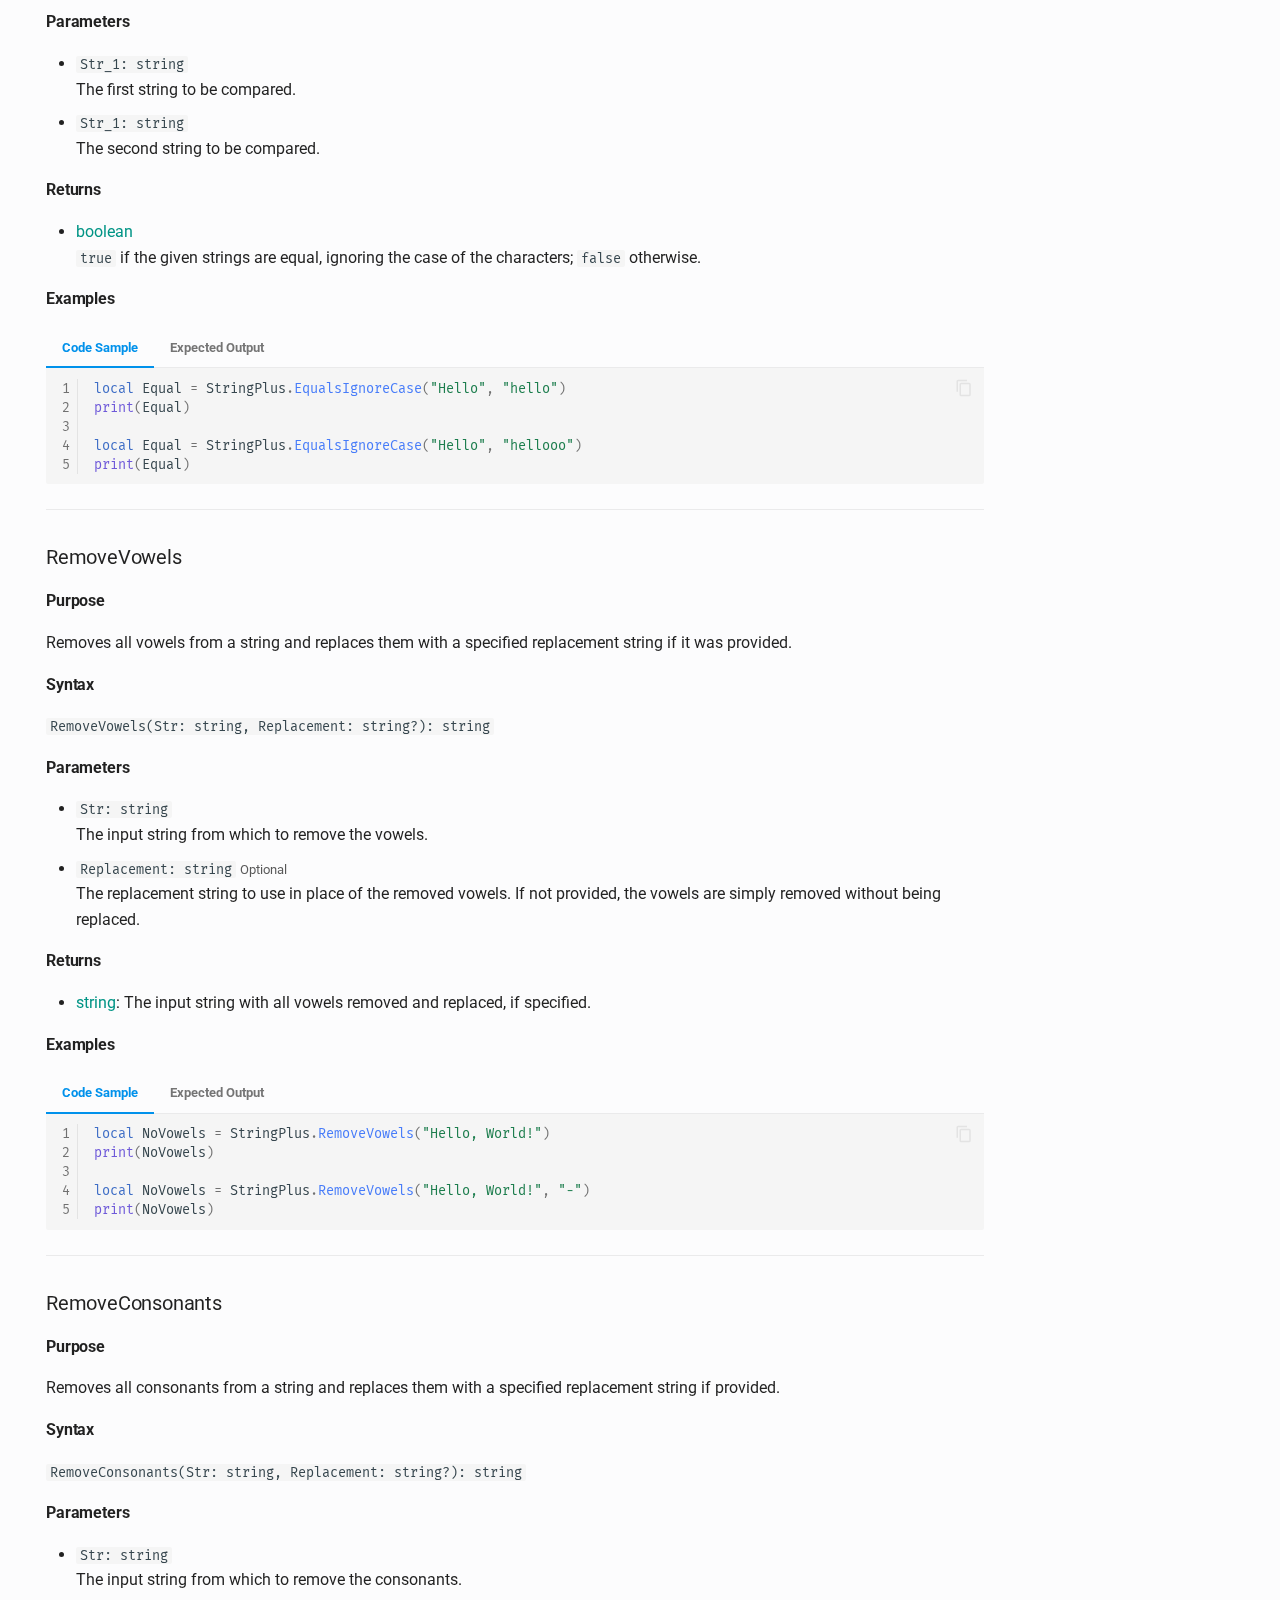
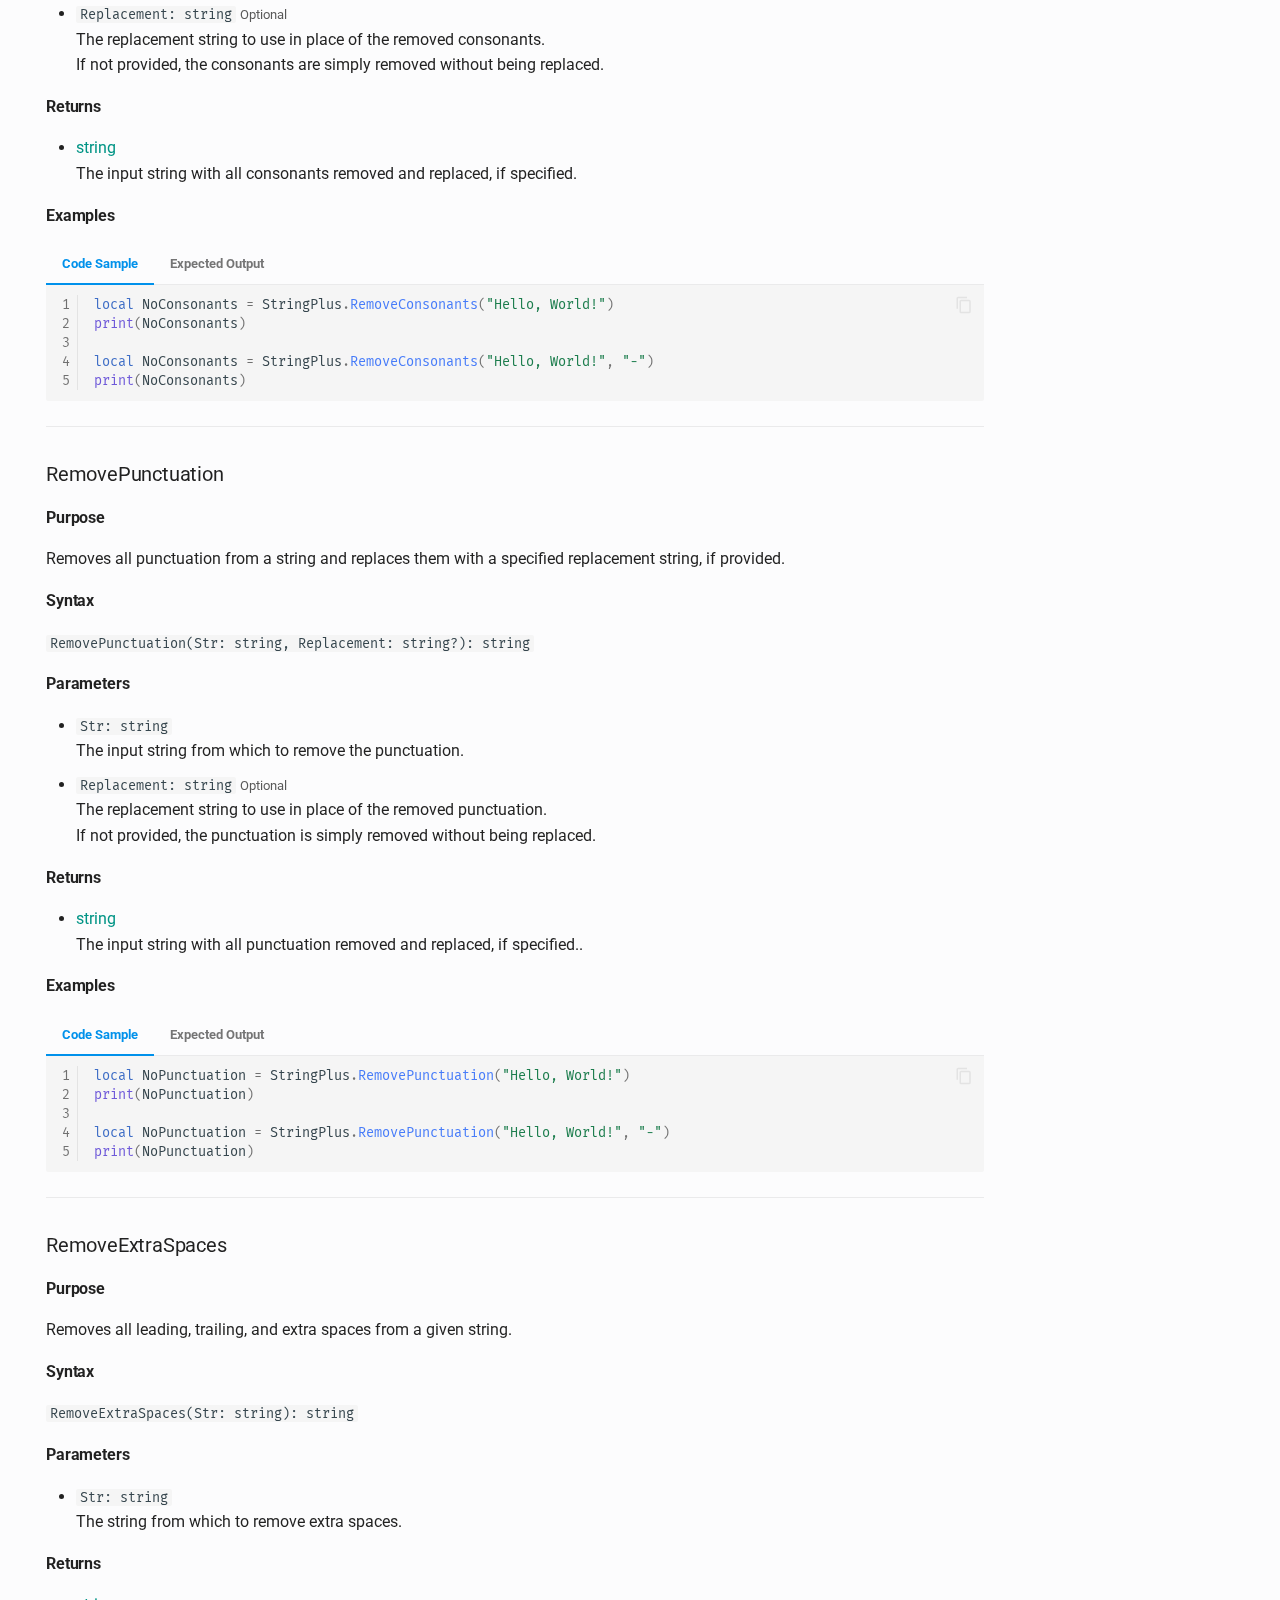
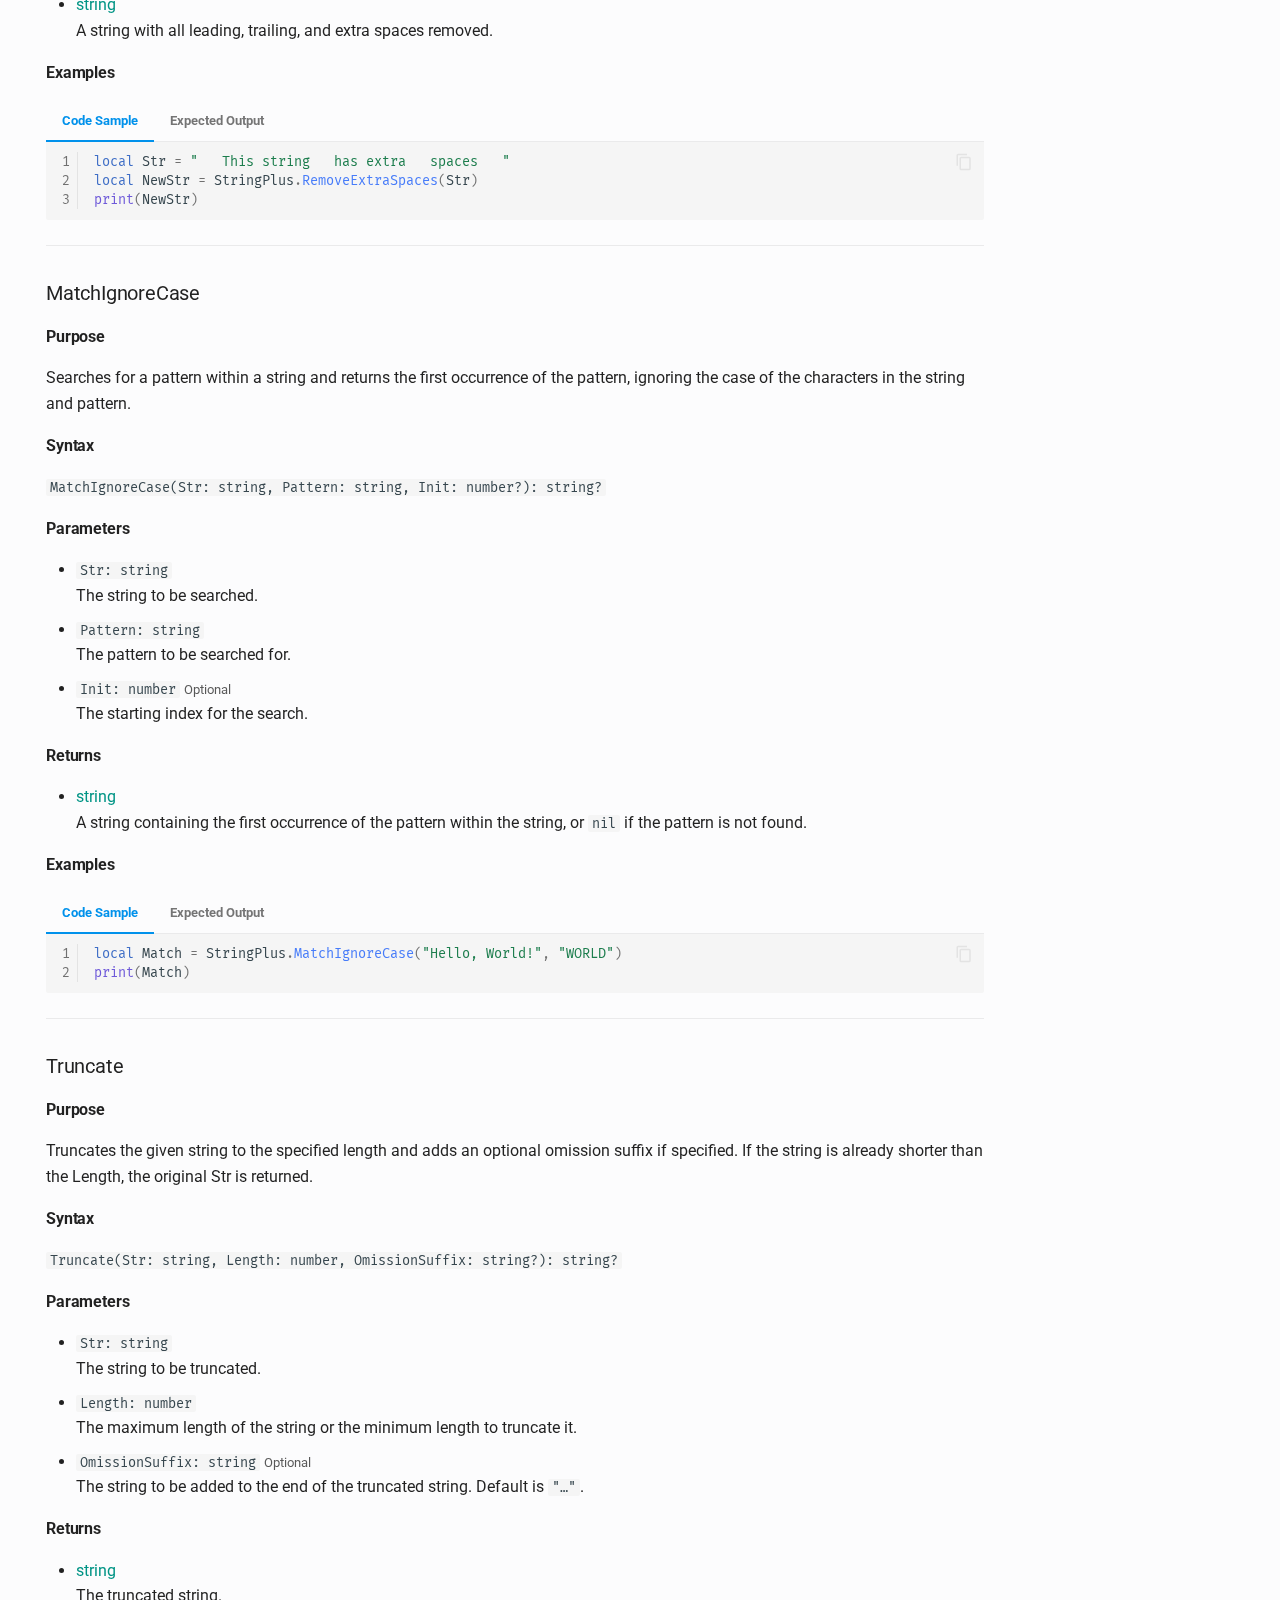
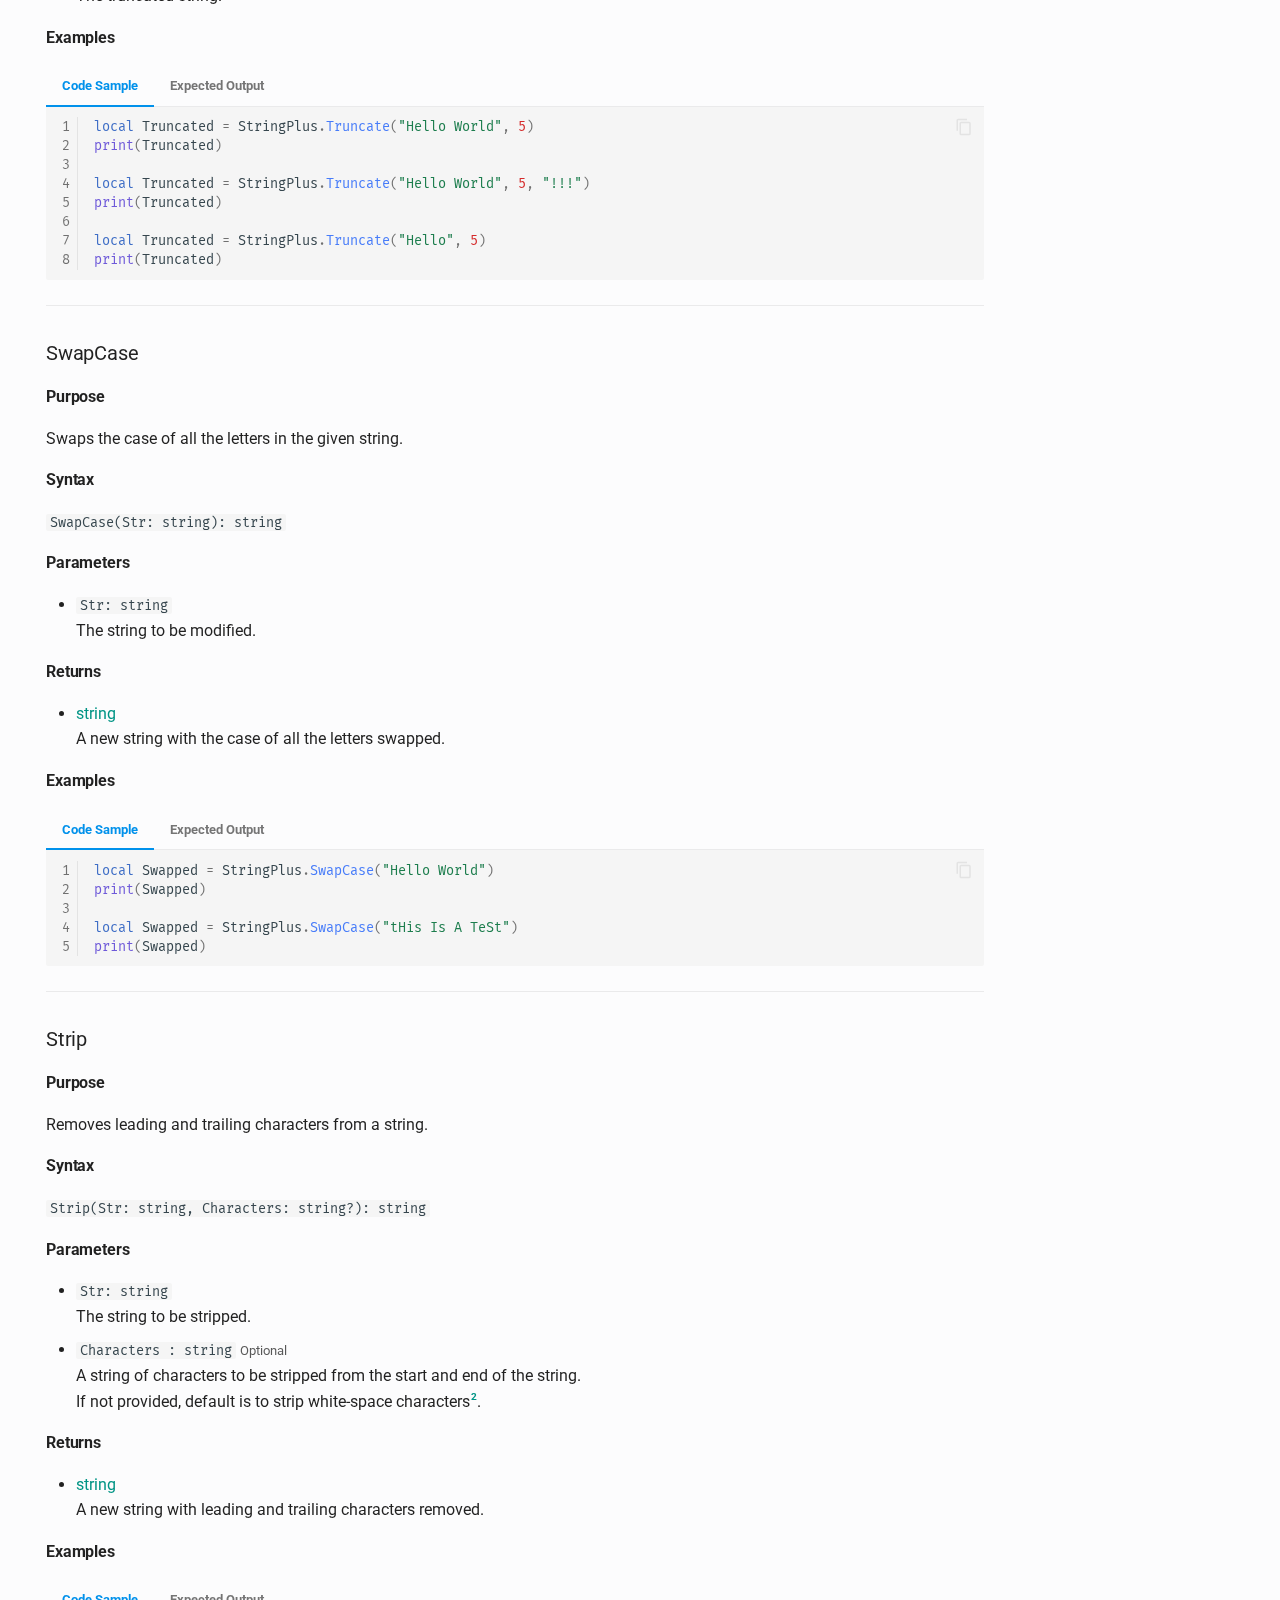
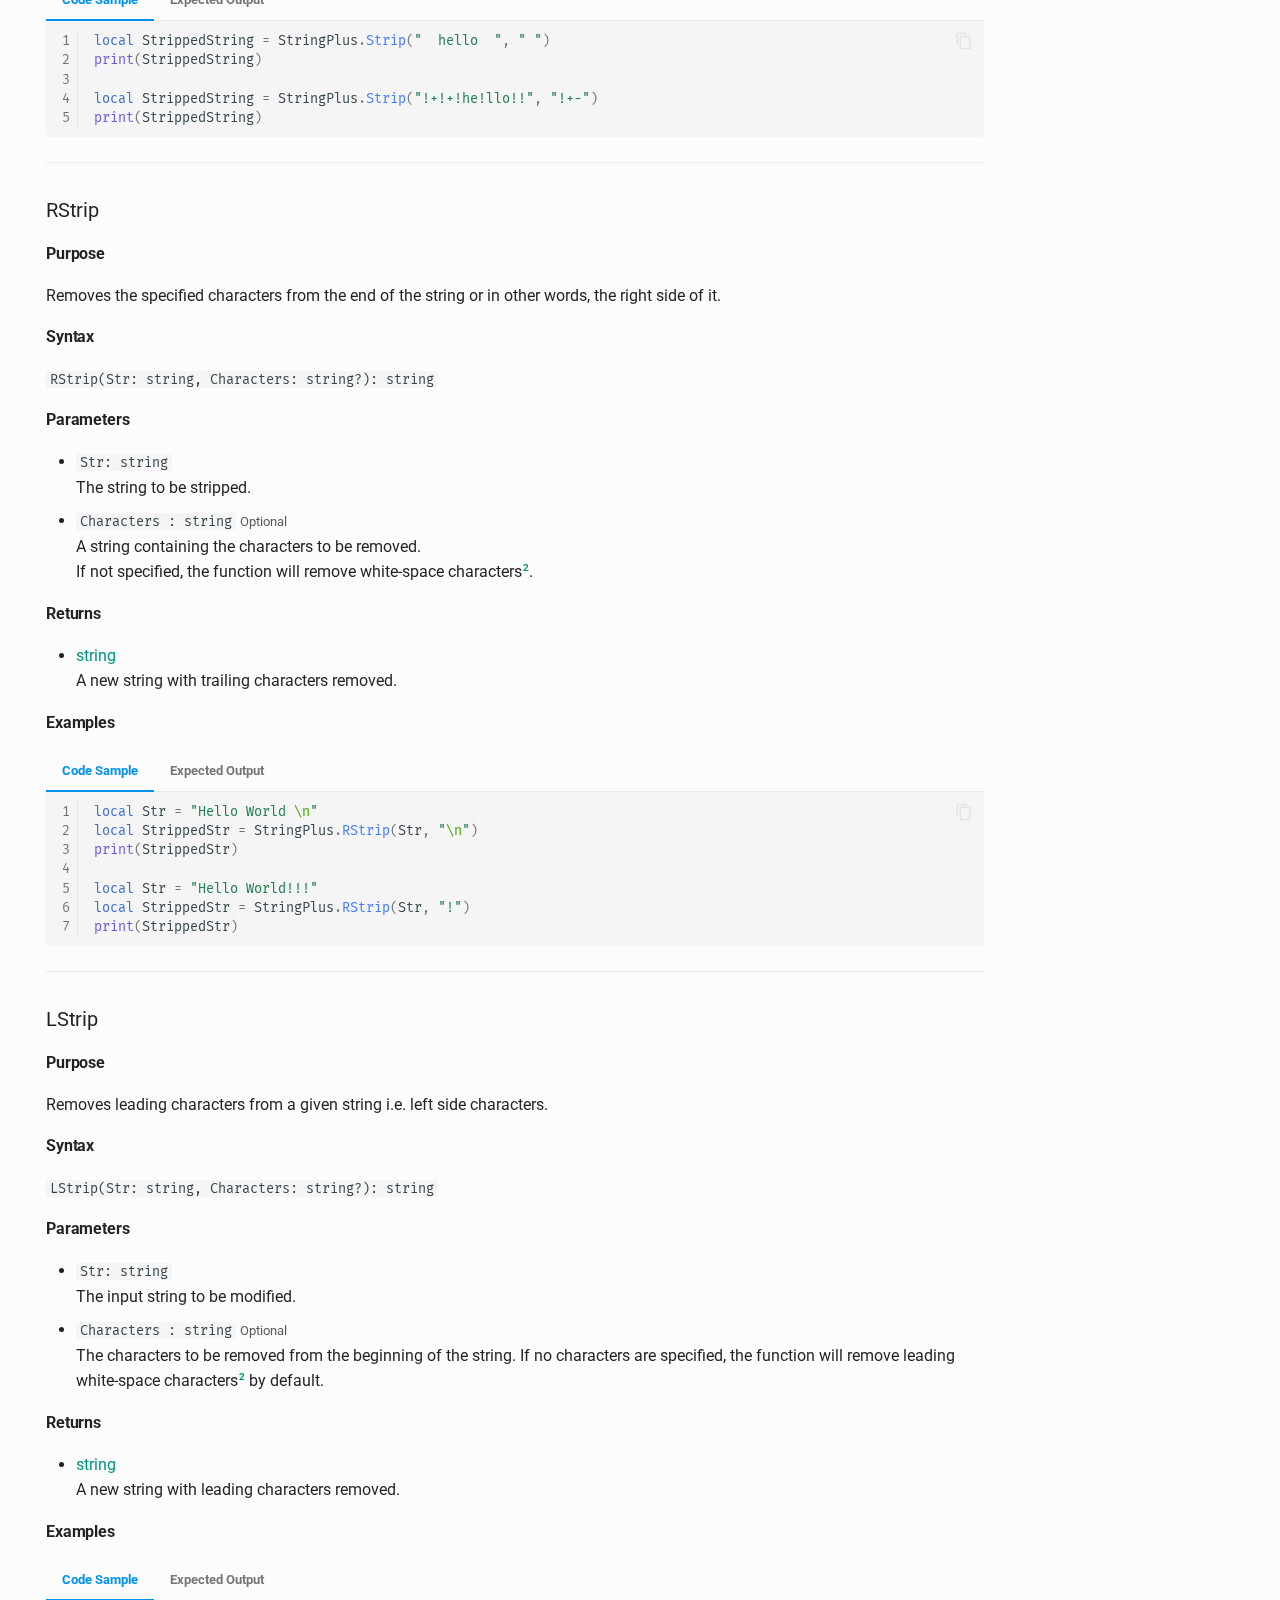
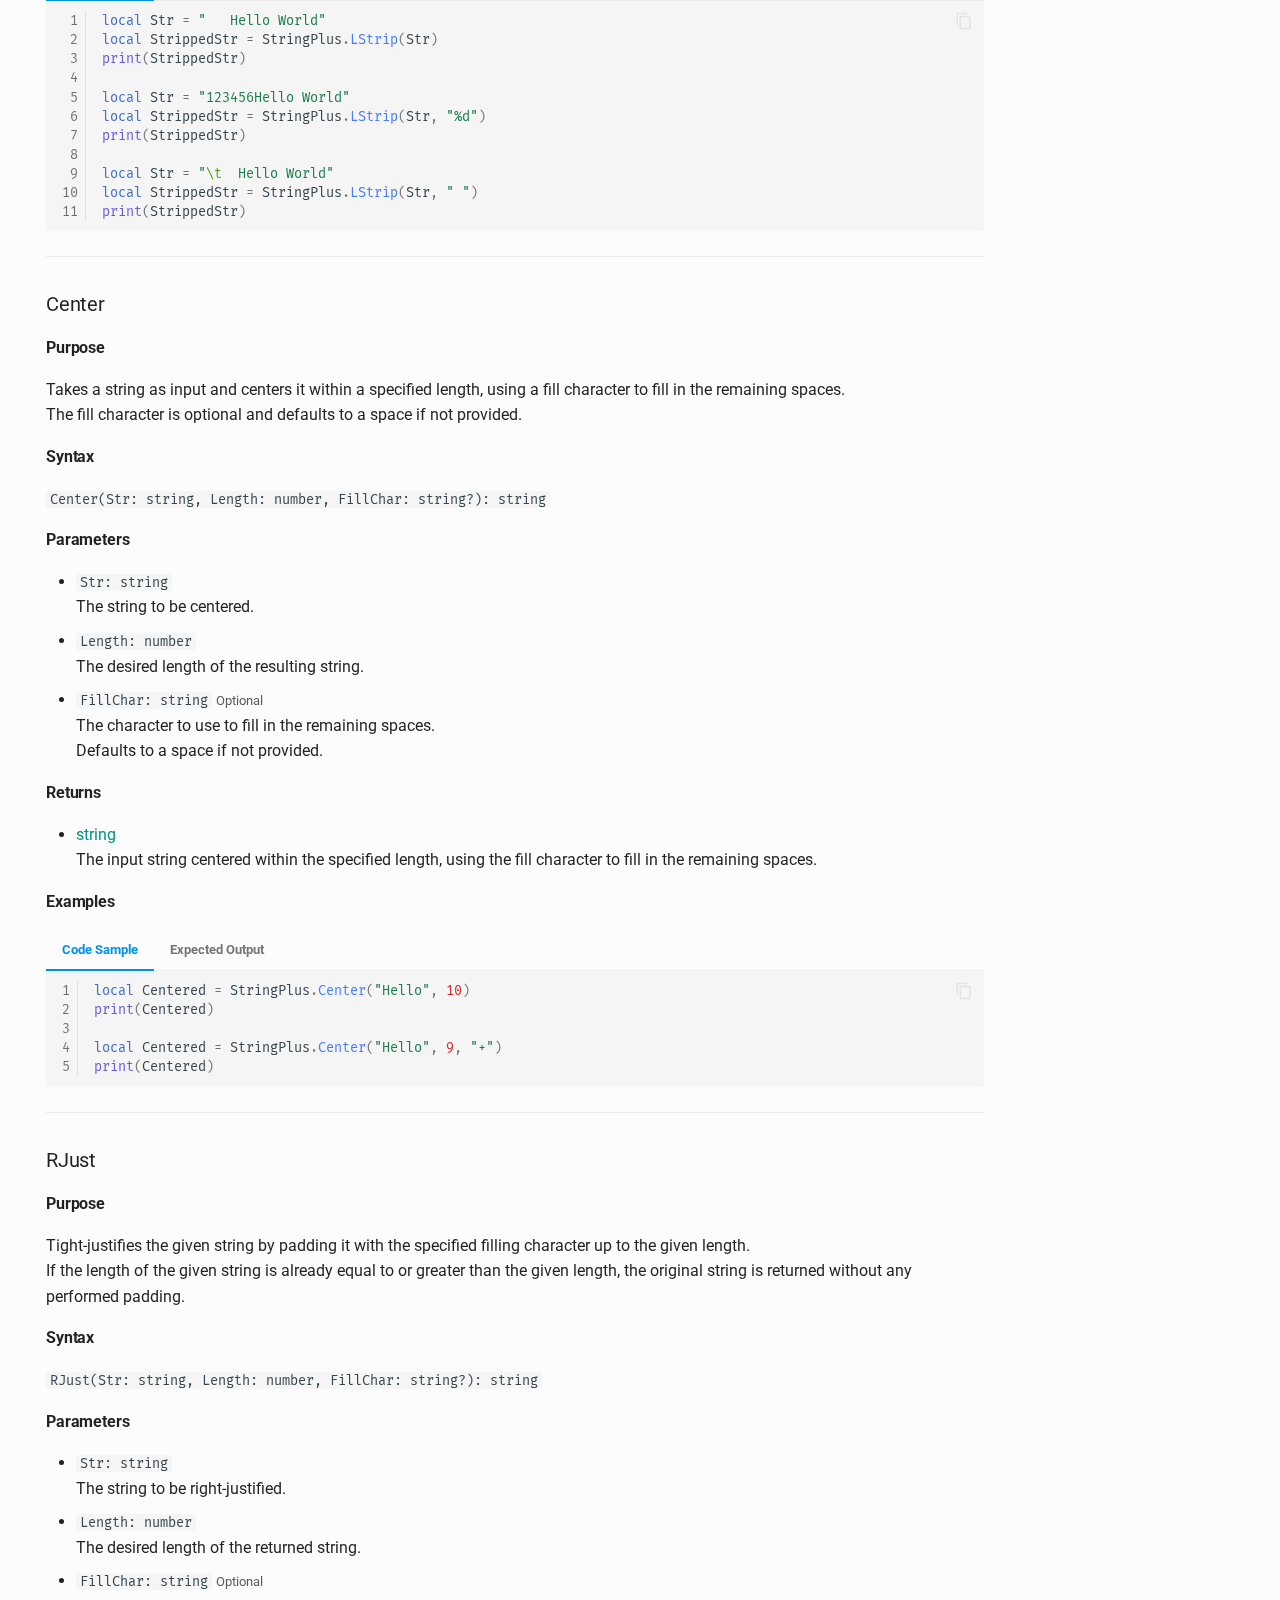
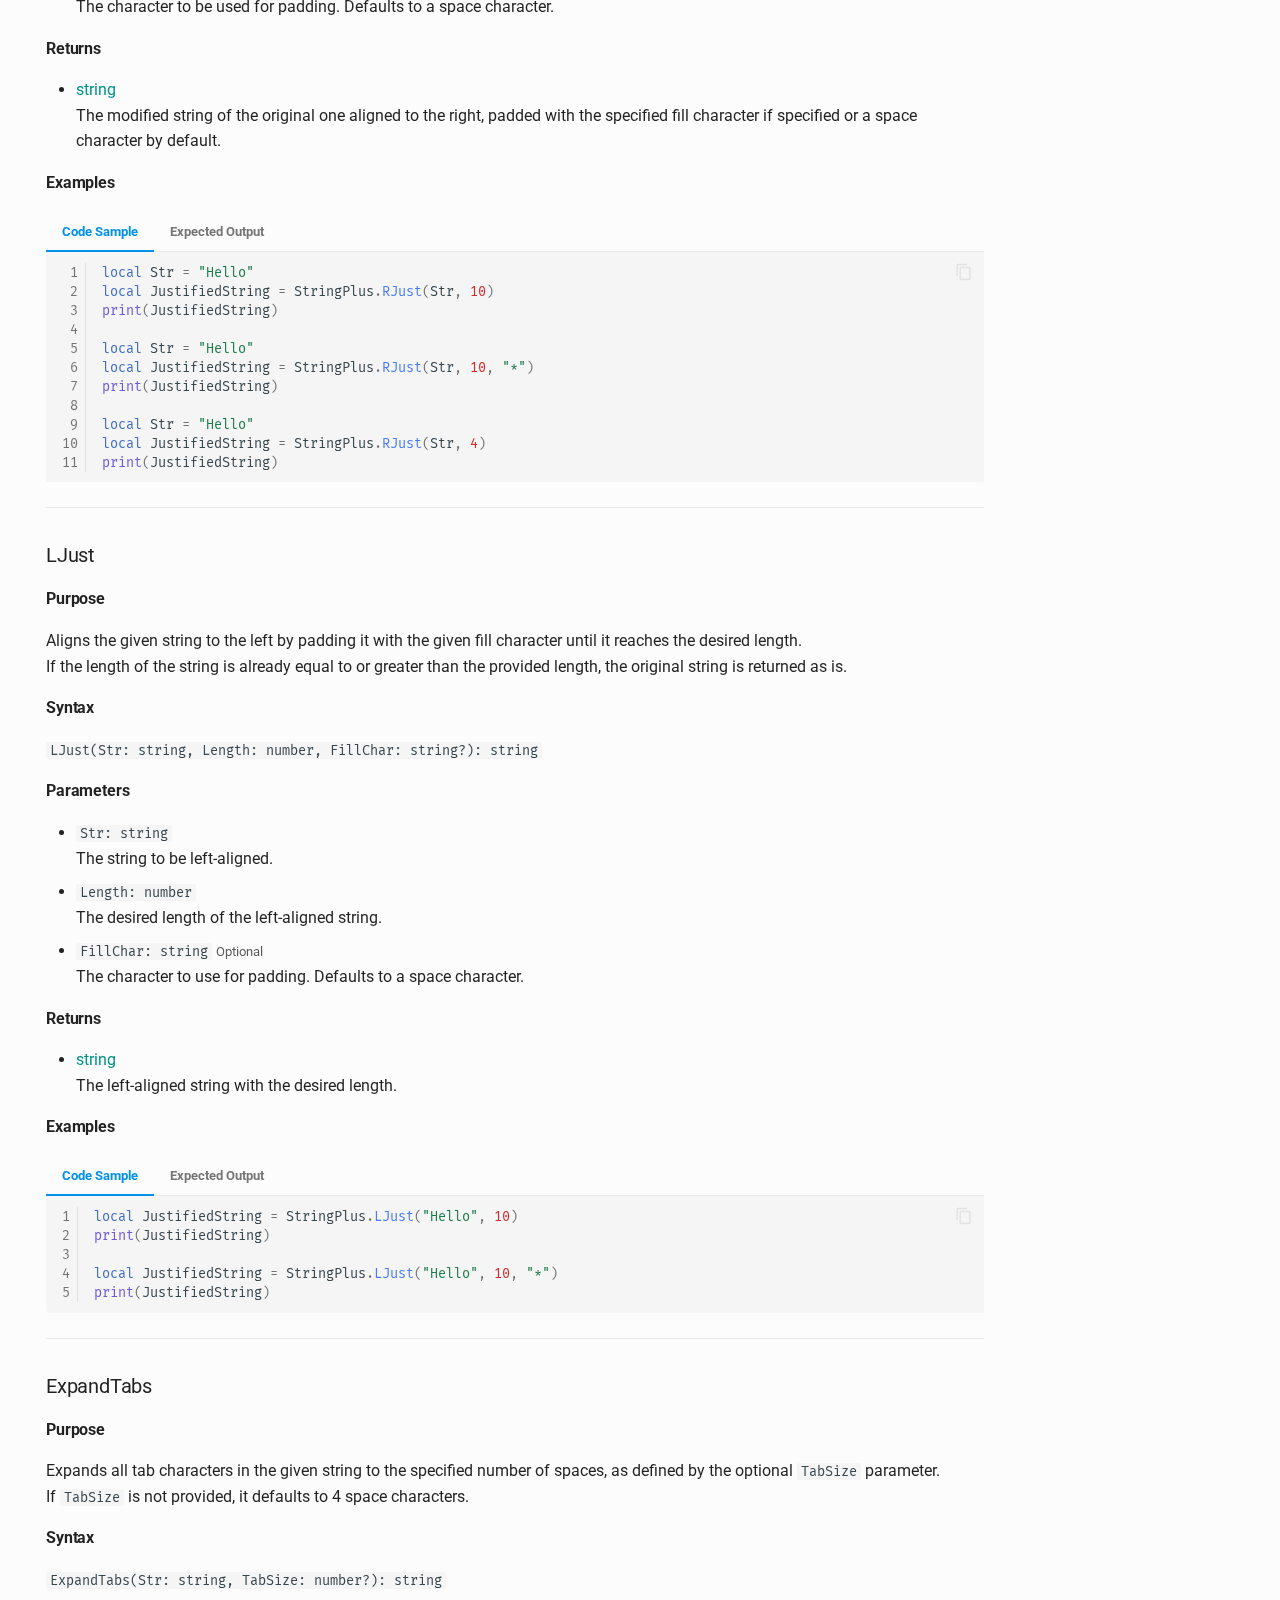
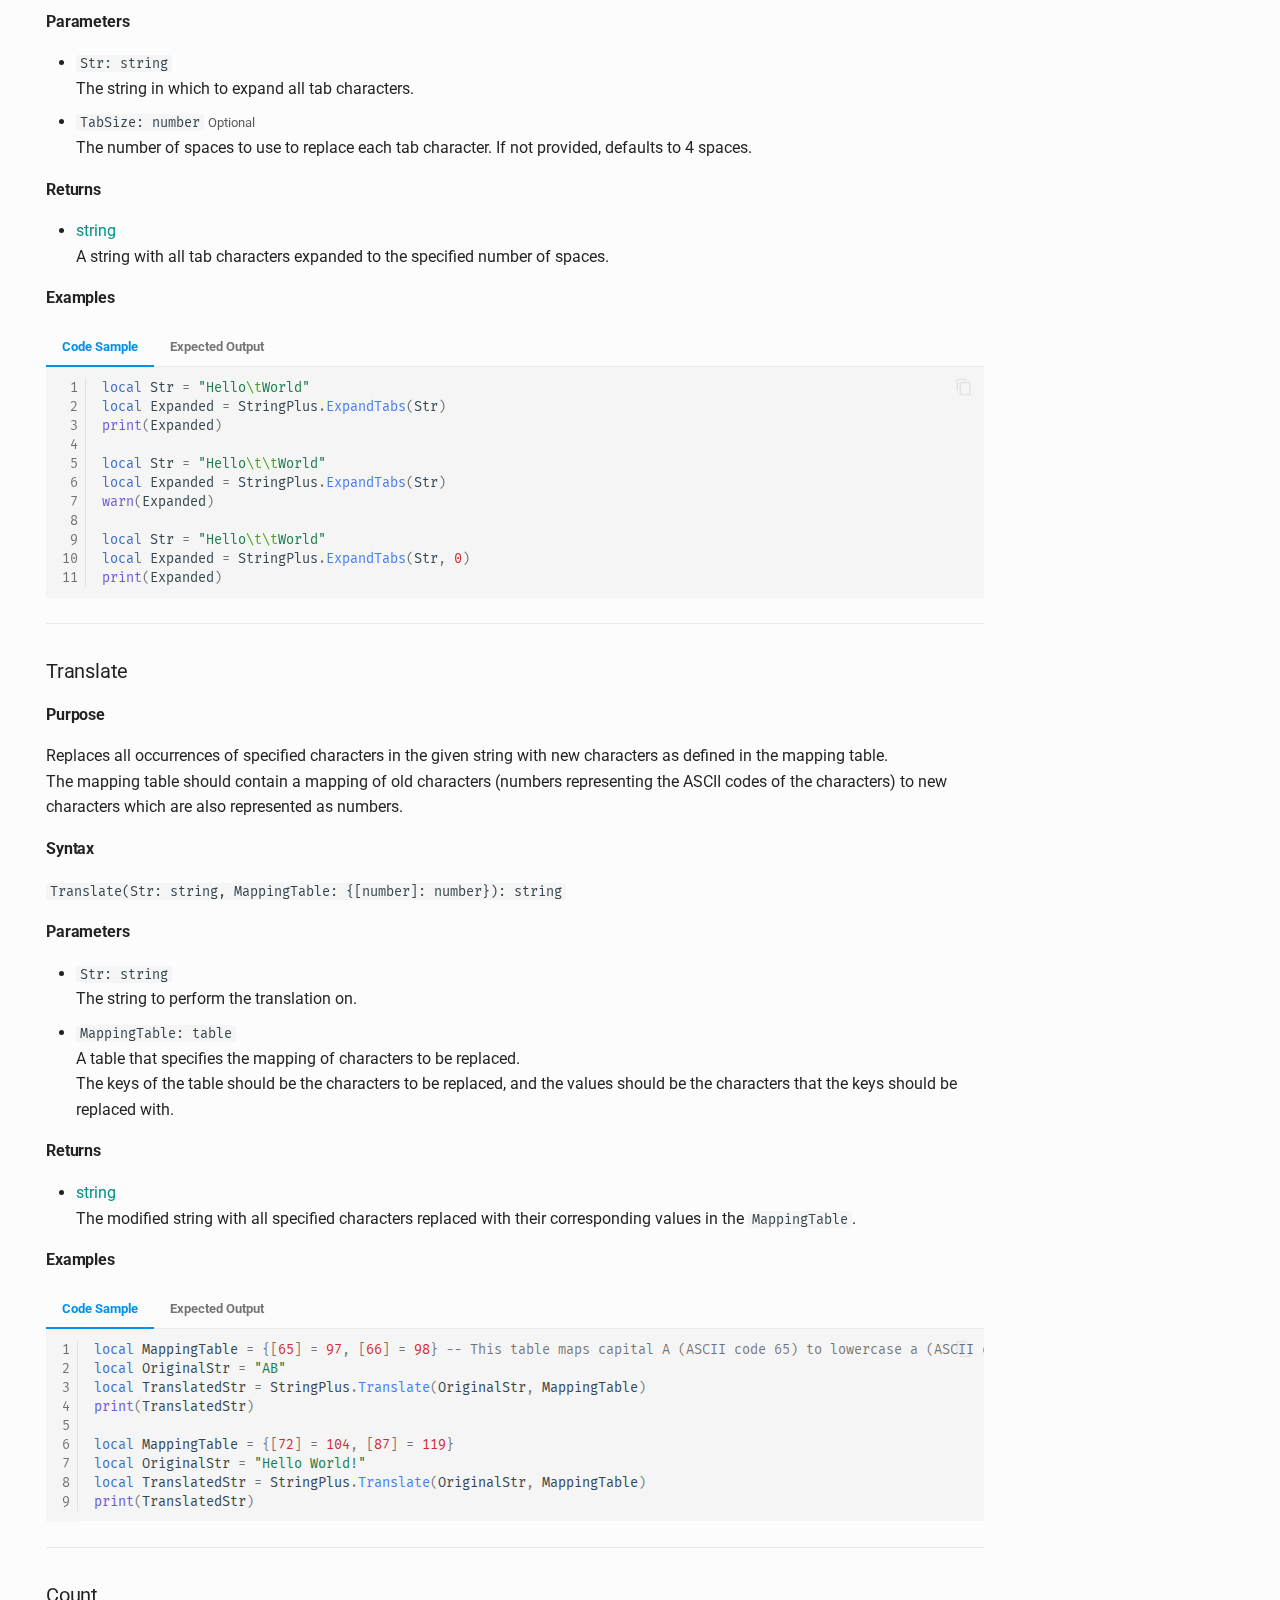
<file: Modules/MainModule/index.html>
<!doctype html><html lang=en class=no-js> <head><meta charset=utf-8><meta name=viewport content="width=device-width,initial-scale=1"><meta name=description content="The Documentation Page for The Main Module."><meta name=author content=@EgizianEG><link href=https://egizianoeg.github.io/String-Plus/Modules/MainModule/ rel=canonical><link rel=prev href=../..><link href=../Validator/ rel=next><link rel=icon href=../../Images/SiteIcon.png><meta name=generator content="mkdocs-1.4.2, mkdocs-material-9.1.1"><meta name=theme-color media="(prefers-color-scheme: light)" content=#009485><meta name=theme-color media="(prefers-color-scheme: dark)" content=#546D78><title>The Main Module - StringPlus</title><link rel=stylesheet href=../../assets/stylesheets/main.402914a4.min.css><link rel=stylesheet href=../../assets/stylesheets/palette.a0c5b2b5.min.css><link rel=preconnect href=https://fonts.gstatic.com crossorigin><link rel=stylesheet href="https://fonts.googleapis.com/css?family=Roboto:300,300i,400,400i,700,700i%7CFira+Mono:400,400i,700,700i&display=fallback"><style>:root{--md-text-font:"Roboto";--md-code-font:"Fira Mono"}</style><link rel=stylesheet href=../../Stylesheets/LightMode.css><link rel=stylesheet href=../../Stylesheets/DarkMode.css><link rel=stylesheet href=../../Stylesheets/Extra.css><link rel=stylesheet href=../../Stylesheets/Icons.css><script>__md_scope=new URL("../..",location),__md_hash=e=>[...e].reduce((e,_)=>(e<<5)-e+_.charCodeAt(0),0),__md_get=(e,_=localStorage,t=__md_scope)=>JSON.parse(_.getItem(t.pathname+"."+e)),__md_set=(e,_,t=localStorage,a=__md_scope)=>{try{t.setItem(a.pathname+"."+e,JSON.stringify(_))}catch(e){}}</script><meta property=og:type content=website><meta property=og:title content="The Main Module - StringPlus"><meta property=og:description content="The Documentation Page for The Main Module."><meta property=og:image content=https://egizianoeg.github.io/String-Plus/assets/images/social/Modules/MainModule.png><meta property=og:image:type content=image/png><meta property=og:image:width content=1200><meta property=og:image:height content=630><meta content=https://egizianoeg.github.io/String-Plus/Modules/MainModule/ property=og:url><meta name=twitter:card content=summary_large_image><meta name=twitter:title content="The Main Module - StringPlus"><meta name=twitter:description content="The Documentation Page for The Main Module."><meta name=twitter:image content=https://egizianoeg.github.io/String-Plus/assets/images/social/Modules/MainModule.png></head> <body dir=ltr data-md-color-scheme=default data-md-color-primary=teal data-md-color-accent=light-blue> <script>var palette=__md_get("__palette");if(palette&&"object"==typeof palette.color)for(var key of Object.keys(palette.color))document.body.setAttribute("data-md-color-"+key,palette.color[key])</script> <input class=md-toggle data-md-toggle=drawer type=checkbox id=__drawer autocomplete=off> <input class=md-toggle data-md-toggle=search type=checkbox id=__search autocomplete=off> <label class=md-overlay for=__drawer></label> <div data-md-component=skip> <a href=#the-main-module class=md-skip> Skip to content </a> </div> <div data-md-component=announce> </div> <header class=md-header data-md-component=header> <nav class="md-header__inner md-grid" aria-label=Header> <a href=../.. title=StringPlus class="md-header__button md-logo" aria-label=StringPlus data-md-component=logo> <svg xmlns=http://www.w3.org/2000/svg viewbox="0 0 24 24"><path d="M3 5a2 2 0 0 1 2-2h14a2 2 0 0 1 2 2v14a2 2 0 0 1-2 2H5a2 2 0 0 1-2-2V5m9.5 6h-1A1.5 1.5 0 0 1 10 9.5 1.5 1.5 0 0 1 11.5 8h1A1.5 1.5 0 0 1 14 9.5h2A3.5 3.5 0 0 0 12.5 6h-1A3.5 3.5 0 0 0 8 9.5a3.5 3.5 0 0 0 3.5 3.5h1a1.5 1.5 0 0 1 1.5 1.5 1.5 1.5 0 0 1-1.5 1.5h-1a1.5 1.5 0 0 1-1.5-1.5H8a3.5 3.5 0 0 0 3.5 3.5h1a3.5 3.5 0 0 0 3.5-3.5 3.5 3.5 0 0 0-3.5-3.5Z"/></svg> </a> <label class="md-header__button md-icon" for=__drawer> <svg xmlns=http://www.w3.org/2000/svg viewbox="0 0 24 24"><path d="M3 6h18v2H3V6m0 5h18v2H3v-2m0 5h18v2H3v-2Z"/></svg> </label> <div class=md-header__title data-md-component=header-title> <div class=md-header__ellipsis> <div class=md-header__topic> <span class=md-ellipsis> StringPlus </span> </div> <div class=md-header__topic data-md-component=header-topic> <span class=md-ellipsis> The Main Module </span> </div> </div> </div> <form class=md-header__option data-md-component=palette> <input class=md-option data-md-color-media="(prefers-color-scheme: light)" data-md-color-scheme=default data-md-color-primary=teal data-md-color-accent=light-blue aria-label="Light Mode" type=radio name=__palette id=__palette_1> <label class="md-header__button md-icon" title="Light Mode" for=__palette_2 hidden> <svg xmlns=http://www.w3.org/2000/svg viewbox="0 0 24 24"><path d="M12 8a4 4 0 0 0-4 4 4 4 0 0 0 4 4 4 4 0 0 0 4-4 4 4 0 0 0-4-4m0 10a6 6 0 0 1-6-6 6 6 0 0 1 6-6 6 6 0 0 1 6 6 6 6 0 0 1-6 6m8-9.31V4h-4.69L12 .69 8.69 4H4v4.69L.69 12 4 15.31V20h4.69L12 23.31 15.31 20H20v-4.69L23.31 12 20 8.69Z"/></svg> </label> <input class=md-option data-md-color-media="(prefers-color-scheme: dark)" data-md-color-scheme=slate data-md-color-primary=blue-grey data-md-color-accent=light-blue aria-label="Dark Mode" type=radio name=__palette id=__palette_2> <label class="md-header__button md-icon" title="Dark Mode" for=__palette_1 hidden> <svg xmlns=http://www.w3.org/2000/svg viewbox="0 0 24 24"><path d="M12 18c-.89 0-1.74-.2-2.5-.55C11.56 16.5 13 14.42 13 12c0-2.42-1.44-4.5-3.5-5.45C10.26 6.2 11.11 6 12 6a6 6 0 0 1 6 6 6 6 0 0 1-6 6m8-9.31V4h-4.69L12 .69 8.69 4H4v4.69L.69 12 4 15.31V20h4.69L12 23.31 15.31 20H20v-4.69L23.31 12 20 8.69Z"/></svg> </label> </form> <label class="md-header__button md-icon" for=__search> <svg xmlns=http://www.w3.org/2000/svg viewbox="0 0 24 24"><path d="M9.5 3A6.5 6.5 0 0 1 16 9.5c0 1.61-.59 3.09-1.56 4.23l.27.27h.79l5 5-1.5 1.5-5-5v-.79l-.27-.27A6.516 6.516 0 0 1 9.5 16 6.5 6.5 0 0 1 3 9.5 6.5 6.5 0 0 1 9.5 3m0 2C7 5 5 7 5 9.5S7 14 9.5 14 14 12 14 9.5 12 5 9.5 5Z"/></svg> </label> <div class=md-search data-md-component=search role=dialog> <label class=md-search__overlay for=__search></label> <div class=md-search__inner role=search> <form class=md-search__form name=search> <input type=text class=md-search__input name=query aria-label=Search placeholder=Search autocapitalize=off autocorrect=off autocomplete=off spellcheck=false data-md-component=search-query required> <label class="md-search__icon md-icon" for=__search> <svg xmlns=http://www.w3.org/2000/svg viewbox="0 0 24 24"><path d="M9.5 3A6.5 6.5 0 0 1 16 9.5c0 1.61-.59 3.09-1.56 4.23l.27.27h.79l5 5-1.5 1.5-5-5v-.79l-.27-.27A6.516 6.516 0 0 1 9.5 16 6.5 6.5 0 0 1 3 9.5 6.5 6.5 0 0 1 9.5 3m0 2C7 5 5 7 5 9.5S7 14 9.5 14 14 12 14 9.5 12 5 9.5 5Z"/></svg> <svg xmlns=http://www.w3.org/2000/svg viewbox="0 0 24 24"><path d="M20 11v2H8l5.5 5.5-1.42 1.42L4.16 12l7.92-7.92L13.5 5.5 8 11h12Z"/></svg> </label> <nav class=md-search__options aria-label=Search> <a href=javascript:void(0) class="md-search__icon md-icon" title=Share aria-label=Share data-clipboard data-clipboard-text data-md-component=search-share tabindex=-1> <svg xmlns=http://www.w3.org/2000/svg viewbox="0 0 24 24"><path d="M18 16.08c-.76 0-1.44.3-1.96.77L8.91 12.7c.05-.23.09-.46.09-.7 0-.24-.04-.47-.09-.7l7.05-4.11c.54.5 1.25.81 2.04.81a3 3 0 0 0 3-3 3 3 0 0 0-3-3 3 3 0 0 0-3 3c0 .24.04.47.09.7L8.04 9.81C7.5 9.31 6.79 9 6 9a3 3 0 0 0-3 3 3 3 0 0 0 3 3c.79 0 1.5-.31 2.04-.81l7.12 4.15c-.05.21-.08.43-.08.66 0 1.61 1.31 2.91 2.92 2.91 1.61 0 2.92-1.3 2.92-2.91A2.92 2.92 0 0 0 18 16.08Z"/></svg> </a> <button type=reset class="md-search__icon md-icon" title=Clear aria-label=Clear tabindex=-1> <svg xmlns=http://www.w3.org/2000/svg viewbox="0 0 24 24"><path d="M19 6.41 17.59 5 12 10.59 6.41 5 5 6.41 10.59 12 5 17.59 6.41 19 12 13.41 17.59 19 19 17.59 13.41 12 19 6.41Z"/></svg> </button> </nav> <div class=md-search__suggest data-md-component=search-suggest></div> </form> <div class=md-search__output> <div class=md-search__scrollwrap data-md-scrollfix> <div class=md-search-result data-md-component=search-result> <div class=md-search-result__meta> Initializing search </div> <ol class=md-search-result__list role=presentation></ol> </div> </div> </div> </div> </div> <div class=md-header__source> <a href=https://github.com/EgizianoEG/String-Plus title="Go to repository" class=md-source data-md-component=source> <div class="md-source__icon md-icon"> <svg xmlns=http://www.w3.org/2000/svg viewbox="0 0 496 512"><!-- Font Awesome Free 6.3.0 by @fontawesome - https://fontawesome.com License - https://fontawesome.com/license/free (Icons: CC BY 4.0, Fonts: SIL OFL 1.1, Code: MIT License) Copyright 2023 Fonticons, Inc.--><path d="M165.9 397.4c0 2-2.3 3.6-5.2 3.6-3.3.3-5.6-1.3-5.6-3.6 0-2 2.3-3.6 5.2-3.6 3-.3 5.6 1.3 5.6 3.6zm-31.1-4.5c-.7 2 1.3 4.3 4.3 4.9 2.6 1 5.6 0 6.2-2s-1.3-4.3-4.3-5.2c-2.6-.7-5.5.3-6.2 2.3zm44.2-1.7c-2.9.7-4.9 2.6-4.6 4.9.3 2 2.9 3.3 5.9 2.6 2.9-.7 4.9-2.6 4.6-4.6-.3-1.9-3-3.2-5.9-2.9zM244.8 8C106.1 8 0 113.3 0 252c0 110.9 69.8 205.8 169.5 239.2 12.8 2.3 17.3-5.6 17.3-12.1 0-6.2-.3-40.4-.3-61.4 0 0-70 15-84.7-29.8 0 0-11.4-29.1-27.8-36.6 0 0-22.9-15.7 1.6-15.4 0 0 24.9 2 38.6 25.8 21.9 38.6 58.6 27.5 72.9 20.9 2.3-16 8.8-27.1 16-33.7-55.9-6.2-112.3-14.3-112.3-110.5 0-27.5 7.6-41.3 23.6-58.9-2.6-6.5-11.1-33.3 2.6-67.9 20.9-6.5 69 27 69 27 20-5.6 41.5-8.5 62.8-8.5s42.8 2.9 62.8 8.5c0 0 48.1-33.6 69-27 13.7 34.7 5.2 61.4 2.6 67.9 16 17.7 25.8 31.5 25.8 58.9 0 96.5-58.9 104.2-114.8 110.5 9.2 7.9 17 22.9 17 46.4 0 33.7-.3 75.4-.3 83.6 0 6.5 4.6 14.4 17.3 12.1C428.2 457.8 496 362.9 496 252 496 113.3 383.5 8 244.8 8zM97.2 352.9c-1.3 1-1 3.3.7 5.2 1.6 1.6 3.9 2.3 5.2 1 1.3-1 1-3.3-.7-5.2-1.6-1.6-3.9-2.3-5.2-1zm-10.8-8.1c-.7 1.3.3 2.9 2.3 3.9 1.6 1 3.6.7 4.3-.7.7-1.3-.3-2.9-2.3-3.9-2-.6-3.6-.3-4.3.7zm32.4 35.6c-1.6 1.3-1 4.3 1.3 6.2 2.3 2.3 5.2 2.6 6.5 1 1.3-1.3.7-4.3-1.3-6.2-2.2-2.3-5.2-2.6-6.5-1zm-11.4-14.7c-1.6 1-1.6 3.6 0 5.9 1.6 2.3 4.3 3.3 5.6 2.3 1.6-1.3 1.6-3.9 0-6.2-1.4-2.3-4-3.3-5.6-2z"/></svg> </div> <div class=md-source__repository> EgizianEG/String-Plus </div> </a> </div> </nav> </header> <div class=md-container data-md-component=container> <nav class=md-tabs aria-label=Tabs data-md-component=tabs> <div class=md-grid> <ul class=md-tabs__list> <li class=md-tabs__item> <a href=../.. class=md-tabs__link> Home </a> </li> <li class=md-tabs__item> <a href=./ class="md-tabs__link md-tabs__link--active"> Main Module </a> </li> <li class=md-tabs__item> <a href=../Validator/ class=md-tabs__link> Sub-Modules </a> </li> <li class=md-tabs__item> <a href=../../ChangeLog/ class=md-tabs__link> Change Log </a> </li> </ul> </div> </nav> <main class=md-main data-md-component=main> <div class="md-main__inner md-grid"> <div class="md-sidebar md-sidebar--primary" data-md-component=sidebar data-md-type=navigation hidden> <div class=md-sidebar__scrollwrap> <div class=md-sidebar__inner> <nav class="md-nav md-nav--primary md-nav--lifted" aria-label=Navigation data-md-level=0> <label class=md-nav__title for=__drawer> <a href=../.. title=StringPlus class="md-nav__button md-logo" aria-label=StringPlus data-md-component=logo> <svg xmlns=http://www.w3.org/2000/svg viewbox="0 0 24 24"><path d="M3 5a2 2 0 0 1 2-2h14a2 2 0 0 1 2 2v14a2 2 0 0 1-2 2H5a2 2 0 0 1-2-2V5m9.5 6h-1A1.5 1.5 0 0 1 10 9.5 1.5 1.5 0 0 1 11.5 8h1A1.5 1.5 0 0 1 14 9.5h2A3.5 3.5 0 0 0 12.5 6h-1A3.5 3.5 0 0 0 8 9.5a3.5 3.5 0 0 0 3.5 3.5h1a1.5 1.5 0 0 1 1.5 1.5 1.5 1.5 0 0 1-1.5 1.5h-1a1.5 1.5 0 0 1-1.5-1.5H8a3.5 3.5 0 0 0 3.5 3.5h1a3.5 3.5 0 0 0 3.5-3.5 3.5 3.5 0 0 0-3.5-3.5Z"/></svg> </a> StringPlus </label> <div class=md-nav__source> <a href=https://github.com/EgizianoEG/String-Plus title="Go to repository" class=md-source data-md-component=source> <div class="md-source__icon md-icon"> <svg xmlns=http://www.w3.org/2000/svg viewbox="0 0 496 512"><!-- Font Awesome Free 6.3.0 by @fontawesome - https://fontawesome.com License - https://fontawesome.com/license/free (Icons: CC BY 4.0, Fonts: SIL OFL 1.1, Code: MIT License) Copyright 2023 Fonticons, Inc.--><path d="M165.9 397.4c0 2-2.3 3.6-5.2 3.6-3.3.3-5.6-1.3-5.6-3.6 0-2 2.3-3.6 5.2-3.6 3-.3 5.6 1.3 5.6 3.6zm-31.1-4.5c-.7 2 1.3 4.3 4.3 4.9 2.6 1 5.6 0 6.2-2s-1.3-4.3-4.3-5.2c-2.6-.7-5.5.3-6.2 2.3zm44.2-1.7c-2.9.7-4.9 2.6-4.6 4.9.3 2 2.9 3.3 5.9 2.6 2.9-.7 4.9-2.6 4.6-4.6-.3-1.9-3-3.2-5.9-2.9zM244.8 8C106.1 8 0 113.3 0 252c0 110.9 69.8 205.8 169.5 239.2 12.8 2.3 17.3-5.6 17.3-12.1 0-6.2-.3-40.4-.3-61.4 0 0-70 15-84.7-29.8 0 0-11.4-29.1-27.8-36.6 0 0-22.9-15.7 1.6-15.4 0 0 24.9 2 38.6 25.8 21.9 38.6 58.6 27.5 72.9 20.9 2.3-16 8.8-27.1 16-33.7-55.9-6.2-112.3-14.3-112.3-110.5 0-27.5 7.6-41.3 23.6-58.9-2.6-6.5-11.1-33.3 2.6-67.9 20.9-6.5 69 27 69 27 20-5.6 41.5-8.5 62.8-8.5s42.8 2.9 62.8 8.5c0 0 48.1-33.6 69-27 13.7 34.7 5.2 61.4 2.6 67.9 16 17.7 25.8 31.5 25.8 58.9 0 96.5-58.9 104.2-114.8 110.5 9.2 7.9 17 22.9 17 46.4 0 33.7-.3 75.4-.3 83.6 0 6.5 4.6 14.4 17.3 12.1C428.2 457.8 496 362.9 496 252 496 113.3 383.5 8 244.8 8zM97.2 352.9c-1.3 1-1 3.3.7 5.2 1.6 1.6 3.9 2.3 5.2 1 1.3-1 1-3.3-.7-5.2-1.6-1.6-3.9-2.3-5.2-1zm-10.8-8.1c-.7 1.3.3 2.9 2.3 3.9 1.6 1 3.6.7 4.3-.7.7-1.3-.3-2.9-2.3-3.9-2-.6-3.6-.3-4.3.7zm32.4 35.6c-1.6 1.3-1 4.3 1.3 6.2 2.3 2.3 5.2 2.6 6.5 1 1.3-1.3.7-4.3-1.3-6.2-2.2-2.3-5.2-2.6-6.5-1zm-11.4-14.7c-1.6 1-1.6 3.6 0 5.9 1.6 2.3 4.3 3.3 5.6 2.3 1.6-1.3 1.6-3.9 0-6.2-1.4-2.3-4-3.3-5.6-2z"/></svg> </div> <div class=md-source__repository> EgizianEG/String-Plus </div> </a> </div> <ul class=md-nav__list data-md-scrollfix> <li class=md-nav__item> <a href=../.. class=md-nav__link> Home </a> </li> <li class="md-nav__item md-nav__item--active"> <input class="md-nav__toggle md-toggle" type=checkbox id=__toc> <label class="md-nav__link md-nav__link--active" for=__toc> Main Module <span class="md-nav__icon md-icon"></span> </label> <a href=./ class="md-nav__link md-nav__link--active"> Main Module </a> <nav class="md-nav md-nav--secondary" aria-label="On This Page"> <label class=md-nav__title for=__toc> <span class="md-nav__icon md-icon"></span> On This Page </label> <ul class=md-nav__list data-md-component=toc data-md-scrollfix> <li class=md-nav__item> <a href=#overview class=md-nav__link> Overview </a> </li> <li class=md-nav__item> <a href=#configurable-variables class=md-nav__link> Configurable Variables </a> <nav class=md-nav aria-label="Configurable Variables"> <ul class=md-nav__list> <li class=md-nav__item> <a href=#mockupstandardlibrary class=md-nav__link> MockupStandardLibrary </a> </li> <li class=md-nav__item> <a href=#functionnamescase class=md-nav__link> FunctionNamesCase </a> </li> <li class=md-nav__item> <a href=#includesublibrariesfunctions class=md-nav__link> IncludeSubLibrariesFunctions </a> </li> <li class=md-nav__item> <a href=#solveindexing class=md-nav__link> SolveIndexing </a> </li> </ul> </nav> </li> <li class=md-nav__item> <a href=#functions class=md-nav__link> Functions </a> <nav class=md-nav aria-label=Functions> <ul class=md-nav__list> <li class=md-nav__item> <a href=#escape class=md-nav__link> Escape </a> </li> <li class=md-nav__item> <a href=#equalsignorecase class=md-nav__link> EqualsIgnoreCase </a> </li> <li class=md-nav__item> <a href=#removevowels class=md-nav__link> RemoveVowels </a> </li> <li class=md-nav__item> <a href=#removeconsonants class=md-nav__link> RemoveConsonants </a> </li> <li class=md-nav__item> <a href=#removepunctuation class=md-nav__link> RemovePunctuation </a> </li> <li class=md-nav__item> <a href=#removeextraspaces class=md-nav__link> RemoveExtraSpaces </a> </li> <li class=md-nav__item> <a href=#matchignorecase class=md-nav__link> MatchIgnoreCase </a> </li> <li class=md-nav__item> <a href=#truncate class=md-nav__link> Truncate </a> </li> <li class=md-nav__item> <a href=#swapcase class=md-nav__link> SwapCase </a> </li> <li class=md-nav__item> <a href=#strip class=md-nav__link> Strip </a> </li> <li class=md-nav__item> <a href=#rstrip class=md-nav__link> RStrip </a> </li> <li class=md-nav__item> <a href=#lstrip class=md-nav__link> LStrip </a> </li> <li class=md-nav__item> <a href=#center class=md-nav__link> Center </a> </li> <li class=md-nav__item> <a href=#rjust class=md-nav__link> RJust </a> </li> <li class=md-nav__item> <a href=#ljust class=md-nav__link> LJust </a> </li> <li class=md-nav__item> <a href=#expandtabs class=md-nav__link> ExpandTabs </a> </li> <li class=md-nav__item> <a href=#translate class=md-nav__link> Translate </a> </li> <li class=md-nav__item> <a href=#count class=md-nav__link> Count </a> </li> <li class=md-nav__item> <a href=#sortwords class=md-nav__link> SortWords </a> </li> <li class=md-nav__item> <a href=#sortbylength class=md-nav__link> SortByLength </a> </li> <li class=md-nav__item> <a href=#filterbylength class=md-nav__link> FilterByLength </a> </li> <li class=md-nav__item> <a href=#segments class=md-nav__link> Segments </a> </li> <li class=md-nav__item> <a href=#longestword class=md-nav__link> LongestWord </a> </li> <li class=md-nav__item> <a href=#reversewords class=md-nav__link> ReverseWords </a> </li> <li class=md-nav__item> <a href=#camelcase class=md-nav__link> CamelCase </a> </li> <li class=md-nav__item> <a href=#snakecase class=md-nav__link> SnakeCase </a> </li> <li class=md-nav__item> <a href=#uniquewords class=md-nav__link> UniqueWords </a> </li> <li class=md-nav__item> <a href=#analyze class=md-nav__link> Analyze </a> </li> <li class=md-nav__item> <a href=#expand class=md-nav__link> Expand </a> </li> <li class=md-nav__item> <a href=#distort class=md-nav__link> Distort </a> </li> <li class=md-nav__item> <a href=#titlecase class=md-nav__link> TitleCase </a> </li> <li class=md-nav__item> <a href=#lines class=md-nav__link> Lines </a> </li> <li class=md-nav__item> <a href=#rfind class=md-nav__link> RFind </a> </li> <li class=md-nav__item> <a href=#partition class=md-nav__link> Partition </a> </li> <li class=md-nav__item> <a href=#rpartition class=md-nav__link> RPartition </a> </li> <li class=md-nav__item> <a href=#binaryencode class=md-nav__link> BinaryEncode </a> </li> <li class=md-nav__item> <a href=#binarydecode class=md-nav__link> BinaryDecode </a> </li> <li class=md-nav__item> <a href=#hexencode class=md-nav__link> HexEncode </a> </li> <li class=md-nav__item> <a href=#hexdecode class=md-nav__link> HexDecode </a> </li> </ul> </nav> </li> </ul> </nav> </li> <li class="md-nav__item md-nav__item--nested"> <input class="md-nav__toggle md-toggle " type=checkbox id=__nav_3> <label class=md-nav__link for=__nav_3 id=__nav_3_label tabindex=0> Sub-Modules <span class="md-nav__icon md-icon"></span> </label> <nav class=md-nav data-md-level=1 aria-labelledby=__nav_3_label aria-expanded=false> <label class=md-nav__title for=__nav_3> <span class="md-nav__icon md-icon"></span> Sub-Modules </label> <ul class=md-nav__list data-md-scrollfix> <li class=md-nav__item> <a href=../Validator/ class=md-nav__link> Validator </a> </li> <li class=md-nav__item> <a href=../Random/ class=md-nav__link> Random </a> </li> <li class=md-nav__item> <a href=../Iterators/ class=md-nav__link> Iterators </a> </li> <li class=md-nav__item> <a href=../Stringify/ class=md-nav__link> Stringify </a> </li> <li class=md-nav__item> <a href=../UTF8Reverse/ class=md-nav__link> UTF8Reverse </a> </li> </ul> </nav> </li> <li class=md-nav__item> <a href=../../ChangeLog/ class=md-nav__link> Change Log </a> </li> </ul> </nav> </div> </div> </div> <div class="md-sidebar md-sidebar--secondary" data-md-component=sidebar data-md-type=toc> <div class=md-sidebar__scrollwrap> <div class=md-sidebar__inner> <nav class="md-nav md-nav--secondary" aria-label="On This Page"> <label class=md-nav__title for=__toc> <span class="md-nav__icon md-icon"></span> On This Page </label> <ul class=md-nav__list data-md-component=toc data-md-scrollfix> <li class=md-nav__item> <a href=#overview class=md-nav__link> Overview </a> </li> <li class=md-nav__item> <a href=#configurable-variables class=md-nav__link> Configurable Variables </a> <nav class=md-nav aria-label="Configurable Variables"> <ul class=md-nav__list> <li class=md-nav__item> <a href=#mockupstandardlibrary class=md-nav__link> MockupStandardLibrary </a> </li> <li class=md-nav__item> <a href=#functionnamescase class=md-nav__link> FunctionNamesCase </a> </li> <li class=md-nav__item> <a href=#includesublibrariesfunctions class=md-nav__link> IncludeSubLibrariesFunctions </a> </li> <li class=md-nav__item> <a href=#solveindexing class=md-nav__link> SolveIndexing </a> </li> </ul> </nav> </li> <li class=md-nav__item> <a href=#functions class=md-nav__link> Functions </a> <nav class=md-nav aria-label=Functions> <ul class=md-nav__list> <li class=md-nav__item> <a href=#escape class=md-nav__link> Escape </a> </li> <li class=md-nav__item> <a href=#equalsignorecase class=md-nav__link> EqualsIgnoreCase </a> </li> <li class=md-nav__item> <a href=#removevowels class=md-nav__link> RemoveVowels </a> </li> <li class=md-nav__item> <a href=#removeconsonants class=md-nav__link> RemoveConsonants </a> </li> <li class=md-nav__item> <a href=#removepunctuation class=md-nav__link> RemovePunctuation </a> </li> <li class=md-nav__item> <a href=#removeextraspaces class=md-nav__link> RemoveExtraSpaces </a> </li> <li class=md-nav__item> <a href=#matchignorecase class=md-nav__link> MatchIgnoreCase </a> </li> <li class=md-nav__item> <a href=#truncate class=md-nav__link> Truncate </a> </li> <li class=md-nav__item> <a href=#swapcase class=md-nav__link> SwapCase </a> </li> <li class=md-nav__item> <a href=#strip class=md-nav__link> Strip </a> </li> <li class=md-nav__item> <a href=#rstrip class=md-nav__link> RStrip </a> </li> <li class=md-nav__item> <a href=#lstrip class=md-nav__link> LStrip </a> </li> <li class=md-nav__item> <a href=#center class=md-nav__link> Center </a> </li> <li class=md-nav__item> <a href=#rjust class=md-nav__link> RJust </a> </li> <li class=md-nav__item> <a href=#ljust class=md-nav__link> LJust </a> </li> <li class=md-nav__item> <a href=#expandtabs class=md-nav__link> ExpandTabs </a> </li> <li class=md-nav__item> <a href=#translate class=md-nav__link> Translate </a> </li> <li class=md-nav__item> <a href=#count class=md-nav__link> Count </a> </li> <li class=md-nav__item> <a href=#sortwords class=md-nav__link> SortWords </a> </li> <li class=md-nav__item> <a href=#sortbylength class=md-nav__link> SortByLength </a> </li> <li class=md-nav__item> <a href=#filterbylength class=md-nav__link> FilterByLength </a> </li> <li class=md-nav__item> <a href=#segments class=md-nav__link> Segments </a> </li> <li class=md-nav__item> <a href=#longestword class=md-nav__link> LongestWord </a> </li> <li class=md-nav__item> <a href=#reversewords class=md-nav__link> ReverseWords </a> </li> <li class=md-nav__item> <a href=#camelcase class=md-nav__link> CamelCase </a> </li> <li class=md-nav__item> <a href=#snakecase class=md-nav__link> SnakeCase </a> </li> <li class=md-nav__item> <a href=#uniquewords class=md-nav__link> UniqueWords </a> </li> <li class=md-nav__item> <a href=#analyze class=md-nav__link> Analyze </a> </li> <li class=md-nav__item> <a href=#expand class=md-nav__link> Expand </a> </li> <li class=md-nav__item> <a href=#distort class=md-nav__link> Distort </a> </li> <li class=md-nav__item> <a href=#titlecase class=md-nav__link> TitleCase </a> </li> <li class=md-nav__item> <a href=#lines class=md-nav__link> Lines </a> </li> <li class=md-nav__item> <a href=#rfind class=md-nav__link> RFind </a> </li> <li class=md-nav__item> <a href=#partition class=md-nav__link> Partition </a> </li> <li class=md-nav__item> <a href=#rpartition class=md-nav__link> RPartition </a> </li> <li class=md-nav__item> <a href=#binaryencode class=md-nav__link> BinaryEncode </a> </li> <li class=md-nav__item> <a href=#binarydecode class=md-nav__link> BinaryDecode </a> </li> <li class=md-nav__item> <a href=#hexencode class=md-nav__link> HexEncode </a> </li> <li class=md-nav__item> <a href=#hexdecode class=md-nav__link> HexDecode </a> </li> </ul> </nav> </li> </ul> </nav> </div> </div> </div> <div class=md-content data-md-component=content> <article class="md-content__inner md-typeset"> <a href=https://github.com/EgizianoEG/String-Plus/edit/master/docs/Modules/MainModule.md title="Edit this page" class="md-content__button md-icon"> <svg xmlns=http://www.w3.org/2000/svg viewbox="0 0 24 24"><path d="M10 20H6V4h7v5h5v3.1l2-2V8l-6-6H6c-1.1 0-2 .9-2 2v16c0 1.1.9 2 2 2h4v-2m10.2-7c.1 0 .3.1.4.2l1.3 1.3c.2.2.2.6 0 .8l-1 1-2.1-2.1 1-1c.1-.1.2-.2.4-.2m0 3.9L14.1 23H12v-2.1l6.1-6.1 2.1 2.1Z"/></svg> </a> <a href=https://github.com/EgizianoEG/String-Plus/raw/master/docs/Modules/MainModule.md title="View source of this page" class="md-content__button md-icon"> <svg xmlns=http://www.w3.org/2000/svg viewbox="0 0 24 24"><path d="M17 18c.56 0 1 .44 1 1s-.44 1-1 1-1-.44-1-1 .44-1 1-1m0-3c-2.73 0-5.06 1.66-6 4 .94 2.34 3.27 4 6 4s5.06-1.66 6-4c-.94-2.34-3.27-4-6-4m0 6.5a2.5 2.5 0 0 1-2.5-2.5 2.5 2.5 0 0 1 2.5-2.5 2.5 2.5 0 0 1 2.5 2.5 2.5 2.5 0 0 1-2.5 2.5M9.27 20H6V4h7v5h5v4.07c.7.08 1.36.25 2 .49V8l-6-6H6a2 2 0 0 0-2 2v16a2 2 0 0 0 2 2h4.5a8.15 8.15 0 0 1-1.23-2Z"/></svg> </a> <h1 id=the-main-module>The Main Module Documentation<a class=headerlink href=#the-main-module title="Anchor Link">⚓︎</a></h1> <hr> <h2 id=overview>Overview<a class=headerlink href=#overview title="Anchor Link">⚓︎</a></h2> <p>The Main Module, also referred to as the Root Module, contains most of the functions in the library.</p> <h2 id=configurable-variables>Configurable Variables<a class=headerlink href=#configurable-variables title="Anchor Link">⚓︎</a></h2> <h3 id=mockupstandardlibrary>MockupStandardLibrary <a href=https://create.roblox.com/docs/scripting/luau/booleans target=_blank><small>boolean</small></a><a class=headerlink href=#mockupstandardlibrary title="Anchor Link">⚓︎</a></h3> <p><span class=twemoji><svg xmlns=http://www.w3.org/2000/svg viewbox="0 0 24 24"><path d="M12 15.5A3.5 3.5 0 0 1 8.5 12 3.5 3.5 0 0 1 12 8.5a3.5 3.5 0 0 1 3.5 3.5 3.5 3.5 0 0 1-3.5 3.5m7.43-2.53c.04-.32.07-.64.07-.97 0-.33-.03-.66-.07-1l2.11-1.63c.19-.15.24-.42.12-.64l-2-3.46c-.12-.22-.39-.31-.61-.22l-2.49 1c-.52-.39-1.06-.73-1.69-.98l-.37-2.65A.506.506 0 0 0 14 2h-4c-.25 0-.46.18-.5.42l-.37 2.65c-.63.25-1.17.59-1.69.98l-2.49-1c-.22-.09-.49 0-.61.22l-2 3.46c-.13.22-.07.49.12.64L4.57 11c-.04.34-.07.67-.07 1 0 .33.03.65.07.97l-2.11 1.66c-.19.15-.25.42-.12.64l2 3.46c.12.22.39.3.61.22l2.49-1.01c.52.4 1.06.74 1.69.99l.37 2.65c.04.24.25.42.5.42h4c.25 0 .46-.18.5-.42l.37-2.65c.63-.26 1.17-.59 1.69-.99l2.49 1.01c.22.08.49 0 .61-.22l2-3.46c.12-.22.07-.49-.12-.64l-2.11-1.66Z"/></svg></span> Default: <code>false</code></p> <p>The MockupStandardLibrary boolean determines whether or not to include the standard string library functions in the StringPlus library. This can be useful if you want to use the StringPlus library as your main string manipulation library, but still want access to the functions provided by the standard string library.</p> <p>By default, this boolean is set to <code>false</code>, meaning that the standard string library functions are not included as mockups in the StringPlus library. If you set the boolean to <code>true</code>, the standard string library functions will be included in the library and will behave similarly to their counterparts in the standard string library.</p> <div class="admonition note"> <p class=admonition-title>Note</p> <p>Using the mockup functions in the StringPlus library <em>may</em> have performance implications, as they are implemented as wrappers around the corresponding functions in the standard string library. It is recommended to only enable the inclusion of the mockup functions if you need to use them in your code.</p> </div> <h3 id=functionnamescase>FunctionNamesCase <a href=https://create.roblox.com/docs/scripting/luau/strings target=_blank><small>string</small></a><a class=headerlink href=#functionnamescase title="Anchor Link">⚓︎</a></h3> <p><span class=twemoji><svg xmlns=http://www.w3.org/2000/svg viewbox="0 0 24 24"><path d="M12 15.5A3.5 3.5 0 0 1 8.5 12 3.5 3.5 0 0 1 12 8.5a3.5 3.5 0 0 1 3.5 3.5 3.5 3.5 0 0 1-3.5 3.5m7.43-2.53c.04-.32.07-.64.07-.97 0-.33-.03-.66-.07-1l2.11-1.63c.19-.15.24-.42.12-.64l-2-3.46c-.12-.22-.39-.31-.61-.22l-2.49 1c-.52-.39-1.06-.73-1.69-.98l-.37-2.65A.506.506 0 0 0 14 2h-4c-.25 0-.46.18-.5.42l-.37 2.65c-.63.25-1.17.59-1.69.98l-2.49-1c-.22-.09-.49 0-.61.22l-2 3.46c-.13.22-.07.49.12.64L4.57 11c-.04.34-.07.67-.07 1 0 .33.03.65.07.97l-2.11 1.66c-.19.15-.25.42-.12.64l2 3.46c.12.22.39.3.61.22l2.49-1.01c.52.4 1.06.74 1.69.99l.37 2.65c.04.24.25.42.5.42h4c.25 0 .46-.18.5-.42l.37-2.65c.63-.26 1.17-.59 1.69-.99l2.49 1.01c.22.08.49 0 .61-.22l2-3.46c.12-.22.07-.49-.12-.64l-2.11-1.66Z"/></svg></span> Default: <code>"PascalCase"</code></p> <p><span class=twemoji><svg xmlns=http://www.w3.org/2000/svg viewbox="0 0 24 24"><path d="M14 18v-2l-4 3.5 4 3.5v-2h3v-3h-3m8-2.5L18 12v2h-3v3h3v2l4-3.5m-.34-6.77-2-3.46c-.12-.22-.38-.31-.61-.22l-2.49 1c-.51-.41-1.06-.74-1.69-1l-.37-2.63A.506.506 0 0 0 14 2h-4c-.25 0-.46.18-.5.42l-.37 2.65c-.63.26-1.17.59-1.69 1L5 5.05c-.23-.09-.5 0-.61.22l-2 3.46c-.13.21-.08.49.11.64L4.57 11c-.04.33-.07.67-.07 1 0 .33.03.67.07 1l-2.11 1.63c-.2.15-.25.43-.12.64l2 3.46c.11.27.4.38.66.27l2.5-1c.24.19.5.37.76.53l3.51-3A3.518 3.518 0 0 1 8.5 11.8c.15-1.93 1.82-3.39 3.75-3.25 1.44.09 2.67 1.07 3.1 2.45h4.08l2.11-1.63c.19-.15.24-.43.12-.64Z"/></svg></span> Possible Values: <code>"PascalCase"</code>, <code>"LowerCase"</code>, <code>"CamelCase"</code>, <code>"SnakeCase"</code></p> <p>The FunctionNamesCase variable allows you to change the naming style of the functions in the StringPlus library. By default, the functions are named in PascalCase style (e.g. "TransformString"), but this variable does allow to change the naming style to camelCase (e.g. "transformString"), snake_case (e.g. "transform_string"), or lower (e.g. "transformstring").</p> <p>To change the naming style of the functions, simply set the variable to one of the possible values listed above. The new naming style will be applied to all functions in the StringPlus library, including both the main functions and the mockup functions (if enabled).</p> <div class="admonition info"> <p class=admonition-title>Info</p> <p>Changing the FunctionNamesCase variable will not affect the behavior of the functions. It will only change their names, so developers should be careful not to confuse the functions with their previous names when using a new/different naming style.</p> </div> <h3 id=includesublibrariesfunctions>IncludeSubLibrariesFunctions <a href=https://create.roblox.com/docs/scripting/luau/booleans target=_blank><small>boolean</small></a><a class=headerlink href=#includesublibrariesfunctions title="Anchor Link">⚓︎</a></h3> <p><span class=twemoji><svg xmlns=http://www.w3.org/2000/svg viewbox="0 0 24 24"><path d="M12 15.5A3.5 3.5 0 0 1 8.5 12 3.5 3.5 0 0 1 12 8.5a3.5 3.5 0 0 1 3.5 3.5 3.5 3.5 0 0 1-3.5 3.5m7.43-2.53c.04-.32.07-.64.07-.97 0-.33-.03-.66-.07-1l2.11-1.63c.19-.15.24-.42.12-.64l-2-3.46c-.12-.22-.39-.31-.61-.22l-2.49 1c-.52-.39-1.06-.73-1.69-.98l-.37-2.65A.506.506 0 0 0 14 2h-4c-.25 0-.46.18-.5.42l-.37 2.65c-.63.25-1.17.59-1.69.98l-2.49-1c-.22-.09-.49 0-.61.22l-2 3.46c-.13.22-.07.49.12.64L4.57 11c-.04.34-.07.67-.07 1 0 .33.03.65.07.97l-2.11 1.66c-.19.15-.25.42-.12.64l2 3.46c.12.22.39.3.61.22l2.49-1.01c.52.4 1.06.74 1.69.99l.37 2.65c.04.24.25.42.5.42h4c.25 0 .46-.18.5-.42l.37-2.65c.63-.26 1.17-.59 1.69-.99l2.49 1.01c.22.08.49 0 .61-.22l2-3.46c.12-.22.07-.49-.12-.64l-2.11-1.66Z"/></svg></span> Default: <code>true</code></p> <p>This boolean variable determines whether to include the functions from the sub-modules of the StringPlus library directly in the main module. When set to <code>true</code>, the functions from the sub-modules will be included in the main module and can be called directly, just like any other function in the module.</p> <p>By default, this variable is set to <code>true</code>, meaning that the functions from the sub-modules are included directly in the main module. If you set the variable to <code>false</code>, the functions from the sub-modules will still be available in the main module, but they will be accessed as tables rather than functions.</p> <div class="admonition info"> <p class=admonition-title>Info</p> <p>Enabling or disabling the inclusion of the sub-module functions will not affect the behavior of the functions. It will only change the way they are accessed.</p> </div> <div class="admonition note"> <p class=admonition-title>Note</p> <p>For sub-modules that returns a function, this function will be included as is and the name of it will be the same name of the sub-module<sup id=fnref:1><a class=footnote-ref href=#fn:1>1</a></sup>. Also, they will be still included and integrated into the main module even if this variable is set to <code>false</code>.</p> </div> <h3 id=solveindexing>SolveIndexing <a href=https://create.roblox.com/docs/scripting/luau/booleans target=_blank><small>boolean</small></a><a class=headerlink href=#solveindexing title="Anchor Link">⚓︎</a></h3> <p><span class=twemoji><svg xmlns=http://www.w3.org/2000/svg viewbox="0 0 24 24"><path d="M12 15.5A3.5 3.5 0 0 1 8.5 12 3.5 3.5 0 0 1 12 8.5a3.5 3.5 0 0 1 3.5 3.5 3.5 3.5 0 0 1-3.5 3.5m7.43-2.53c.04-.32.07-.64.07-.97 0-.33-.03-.66-.07-1l2.11-1.63c.19-.15.24-.42.12-.64l-2-3.46c-.12-.22-.39-.31-.61-.22l-2.49 1c-.52-.39-1.06-.73-1.69-.98l-.37-2.65A.506.506 0 0 0 14 2h-4c-.25 0-.46.18-.5.42l-.37 2.65c-.63.25-1.17.59-1.69.98l-2.49-1c-.22-.09-.49 0-.61.22l-2 3.46c-.13.22-.07.49.12.64L4.57 11c-.04.34-.07.67-.07 1 0 .33.03.65.07.97l-2.11 1.66c-.19.15-.25.42-.12.64l2 3.46c.12.22.39.3.61.22l2.49-1.01c.52.4 1.06.74 1.69.99l.37 2.65c.04.24.25.42.5.42h4c.25 0 .46-.18.5-.42l.37-2.65c.63-.26 1.17-.59 1.69-.99l2.49 1.01c.22.08.49 0 .61-.22l2-3.46c.12-.22.07-.49-.12-.64l-2.11-1.66Z"/></svg></span> Default: <code>false</code></p> <p>The SolveIndexing variable determines whether the StringPlus library should attempt to solve incorrect indexing when accessing functions in the library. This can be useful if the developer has changed the naming style of the functions using the <a href=#FunctionNamesCase>FunctionNamesCase</a> variable (e.g. from PascalCase to CamelCase) and wants to ensure that the functions can still be accessed without any issues.</p> <p>By default, this variable is set to <code>false</code>, meaning that the library will not attempt to solve incorrect indexing when accessing functions. If you set the variable to <code>true</code>, the library will attempt to solve incorrect indexing and will return functions that match the specified name if they exist, regardless of the naming style set by the <a href=#FunctionNamesCase>FunctionNamesCase</a> variable.</p> <div class="admonition note"> <p class=admonition-title>Note</p> <p>Enabling the SolveIncorrectIndexing variable <em>may</em> have performance implications, as it requires the library to perform additional processing when accessing functions. It is recommended to only enable this variable if there was a necessity.</p> </div> <hr> <h2 id=functions>Functions<a class=headerlink href=#functions title="Anchor Link">⚓︎</a></h2> <h3 id=escape>Escape<a class=headerlink href=#escape title="Anchor Link">⚓︎</a></h3> <h4 id=escape-purpose>Purpose<a class=headerlink href=#escape-purpose title="Anchor Link">⚓︎</a></h4> <p>Escapes any character in the given string that is considered a magic character by adding an additional percent sign "%" before them.</p> <h4 id=escape-syntax>Syntax<a class=headerlink href=#escape-syntax title="Anchor Link">⚓︎</a></h4> <p><code>Escape(Str: string): string</code></p> <h4 id=escape-parameters>Parameters<a class=headerlink href=#escape-parameters title="Anchor Link">⚓︎</a></h4> <ul> <li><code>Str: string</code> <br> The string to be escaped.</li> </ul> <h4 id=escape-returns>Returns<a class=headerlink href=#escape-returns title="Anchor Link">⚓︎</a></h4> <ul> <li><a href=https://create.roblox.com/docs/scripting/luau/strings target=_blank>string</a> <br> The escaped version of the given string.</li> </ul> <h4 id=escape-examples>Examples<a class=headerlink href=#escape-examples title="Anchor Link">⚓︎</a></h4> <div class="tabbed-set tabbed-alternate" data-tabs=1:2><input checked=checked id=__tabbed_1_1 name=__tabbed_1 type=radio><input id=__tabbed_1_2 name=__tabbed_1 type=radio><div class=tabbed-labels><label for=__tabbed_1_1>Code Sample</label><label for=__tabbed_1_2>Expected Output</label></div> <div class=tabbed-content> <div class=tabbed-block> <div class=highlight><table class=highlighttable><tr><td class=linenos><div class=linenodiv><pre><span></span><span class=normal>1</span>
<span class=normal>2</span>
<span class=normal>3</span>
<span class=normal>4</span>
<span class=normal>5</span></pre></div></td><td class=code><div><pre><span></span><code><span class=kd>local</span> <span class=n>Escaped</span> <span class=o>=</span> <span class=n>StringPlus</span><span class=p>.</span><span class=n>Escape</span><span class=p>(</span><span class=s2>&quot;Hello + World&quot;</span><span class=p>)</span>
<span class=nb>print</span><span class=p>(</span><span class=n>Escaped</span><span class=p>)</span>

<span class=kd>local</span> <span class=n>Escaped</span> <span class=o>=</span> <span class=n>StringPlus</span><span class=p>.</span><span class=n>Escape</span><span class=p>(</span><span class=s2>&quot;Those are escaped brackets: ()&quot;</span><span class=p>)</span>
<span class=nb>print</span><span class=p>(</span><span class=n>Escaped</span><span class=p>)</span>
</code></pre></div></td></tr></table></div> </div> <div class=tabbed-block> <div class=highlight><table class=highlighttable><tr><td class=linenos><div class=linenodiv><pre><span></span><span class=normal>1</span>
<span class=normal>2</span></pre></div></td><td class=code><div><pre><span></span><code>Hello %+ World
Those are escaped brackets: %(%)
</code></pre></div></td></tr></table></div> </div> </div> </div> <hr> <h3 id=equalsignorecase>EqualsIgnoreCase<a class=headerlink href=#equalsignorecase title="Anchor Link">⚓︎</a></h3> <h4 id=equalsignorecase-purpose>Purpose<a class=headerlink href=#equalsignorecase-purpose title="Anchor Link">⚓︎</a></h4> <p>Compares two strings and returns true if they are equal, ignoring the case of the characters in the strings.</p> <h4 id=equalsignorecase-syntax>Syntax<a class=headerlink href=#equalsignorecase-syntax title="Anchor Link">⚓︎</a></h4> <p><code>EqualsIgnoreCase(Str_1: string, Str_2: string): boolean</code></p> <h4 id=equalsignorecase-parameters>Parameters<a class=headerlink href=#equalsignorecase-parameters title="Anchor Link">⚓︎</a></h4> <ul> <li><code>Str_1: string</code> <br> The first string to be compared.</li> <li><code>Str_1: string</code> <br> The second string to be compared.</li> </ul> <h4 id=equalsignorecase-returns>Returns<a class=headerlink href=#equalsignorecase-returns title="Anchor Link">⚓︎</a></h4> <ul> <li><a href=https://create.roblox.com/docs/scripting/luau/booleans target=_blank>boolean</a> <br> <code>true</code> if the given strings are equal, ignoring the case of the characters; <code>false</code> otherwise.</li> </ul> <h4 id=equalsignorecase-examples>Examples<a class=headerlink href=#equalsignorecase-examples title="Anchor Link">⚓︎</a></h4> <div class="tabbed-set tabbed-alternate" data-tabs=2:2><input checked=checked id=__tabbed_2_1 name=__tabbed_2 type=radio><input id=__tabbed_2_2 name=__tabbed_2 type=radio><div class=tabbed-labels><label for=__tabbed_2_1>Code Sample</label><label for=__tabbed_2_2>Expected Output</label></div> <div class=tabbed-content> <div class=tabbed-block> <div class=highlight><table class=highlighttable><tr><td class=linenos><div class=linenodiv><pre><span></span><span class=normal>1</span>
<span class=normal>2</span>
<span class=normal>3</span>
<span class=normal>4</span>
<span class=normal>5</span></pre></div></td><td class=code><div><pre><span></span><code><span class=kd>local</span> <span class=n>Equal</span> <span class=o>=</span> <span class=n>StringPlus</span><span class=p>.</span><span class=n>EqualsIgnoreCase</span><span class=p>(</span><span class=s2>&quot;Hello&quot;</span><span class=p>,</span> <span class=s2>&quot;hello&quot;</span><span class=p>)</span>
<span class=nb>print</span><span class=p>(</span><span class=n>Equal</span><span class=p>)</span>

<span class=kd>local</span> <span class=n>Equal</span> <span class=o>=</span> <span class=n>StringPlus</span><span class=p>.</span><span class=n>EqualsIgnoreCase</span><span class=p>(</span><span class=s2>&quot;Hello&quot;</span><span class=p>,</span> <span class=s2>&quot;hellooo&quot;</span><span class=p>)</span>
<span class=nb>print</span><span class=p>(</span><span class=n>Equal</span><span class=p>)</span>
</code></pre></div></td></tr></table></div> </div> <div class=tabbed-block> <div class=highlight><table class=highlighttable><tr><td class=linenos><div class=linenodiv><pre><span></span><span class=normal>1</span>
<span class=normal>2</span></pre></div></td><td class=code><div><pre><span></span><code><span class=kc>true</span>
<span class=kc>false</span>
</code></pre></div></td></tr></table></div> </div> </div> </div> <hr> <h3 id=removevowels>RemoveVowels<a class=headerlink href=#removevowels title="Anchor Link">⚓︎</a></h3> <h4 id=removevowels-purpose>Purpose<a class=headerlink href=#removevowels-purpose title="Anchor Link">⚓︎</a></h4> <p>Removes all vowels from a string and replaces them with a specified replacement string if it was provided.</p> <h4 id=removevowels-syntax>Syntax<a class=headerlink href=#removevowels-syntax title="Anchor Link">⚓︎</a></h4> <p><code>RemoveVowels(Str: string, Replacement: string?): string</code></p> <h4 id=removevowels-parameters>Parameters<a class=headerlink href=#removevowels-parameters title="Anchor Link">⚓︎</a></h4> <ul> <li><code>Str: string</code> <br>The input string from which to remove the vowels.</li> <li><code>Replacement: string</code> <small>Optional</small> <br> The replacement string to use in place of the removed vowels. If not provided, the vowels are simply removed without being replaced.</li> </ul> <h4 id=removevowels-returns>Returns<a class=headerlink href=#removevowels-returns title="Anchor Link">⚓︎</a></h4> <ul> <li><a href=https://create.roblox.com/docs/scripting/luau/strings target=_blank>string</a>: The input string with all vowels removed and replaced, if specified.</li> </ul> <h4 id=removevowels-examples>Examples<a class=headerlink href=#removevowels-examples title="Anchor Link">⚓︎</a></h4> <div class="tabbed-set tabbed-alternate" data-tabs=3:2><input checked=checked id=__tabbed_3_1 name=__tabbed_3 type=radio><input id=__tabbed_3_2 name=__tabbed_3 type=radio><div class=tabbed-labels><label for=__tabbed_3_1>Code Sample</label><label for=__tabbed_3_2>Expected Output</label></div> <div class=tabbed-content> <div class=tabbed-block> <div class=highlight><table class=highlighttable><tr><td class=linenos><div class=linenodiv><pre><span></span><span class=normal>1</span>
<span class=normal>2</span>
<span class=normal>3</span>
<span class=normal>4</span>
<span class=normal>5</span></pre></div></td><td class=code><div><pre><span></span><code><span class=kd>local</span> <span class=n>NoVowels</span> <span class=o>=</span> <span class=n>StringPlus</span><span class=p>.</span><span class=n>RemoveVowels</span><span class=p>(</span><span class=s2>&quot;Hello, World!&quot;</span><span class=p>)</span>
<span class=nb>print</span><span class=p>(</span><span class=n>NoVowels</span><span class=p>)</span>

<span class=kd>local</span> <span class=n>NoVowels</span> <span class=o>=</span> <span class=n>StringPlus</span><span class=p>.</span><span class=n>RemoveVowels</span><span class=p>(</span><span class=s2>&quot;Hello, World!&quot;</span><span class=p>,</span> <span class=s2>&quot;-&quot;</span><span class=p>)</span>
<span class=nb>print</span><span class=p>(</span><span class=n>NoVowels</span><span class=p>)</span>
</code></pre></div></td></tr></table></div> </div> <div class=tabbed-block> <div class=highlight><table class=highlighttable><tr><td class=linenos><div class=linenodiv><pre><span></span><span class=normal>1</span>
<span class=normal>2</span></pre></div></td><td class=code><div><pre><span></span><code>Hll, Wrld!
H-ll-, W-rld!
</code></pre></div></td></tr></table></div> </div> </div> </div> <hr> <h3 id=removeconsonants>RemoveConsonants<a class=headerlink href=#removeconsonants title="Anchor Link">⚓︎</a></h3> <h4 id=removeconsonants-purpose>Purpose<a class=headerlink href=#removeconsonants-purpose title="Anchor Link">⚓︎</a></h4> <p>Removes all consonants from a string and replaces them with a specified replacement string if provided.</p> <h4 id=removeconsonants-syntax>Syntax<a class=headerlink href=#removeconsonants-syntax title="Anchor Link">⚓︎</a></h4> <p><code>RemoveConsonants(Str: string, Replacement: string?): string</code></p> <h4 id=removeconsonants-parameters>Parameters<a class=headerlink href=#removeconsonants-parameters title="Anchor Link">⚓︎</a></h4> <ul> <li><code>Str: string</code> <br> The input string from which to remove the consonants.</li> <li><code>Replacement: string</code> <small>Optional</small> <br> The replacement string to use in place of the removed consonants. <br> If not provided, the consonants are simply removed without being replaced.</li> </ul> <h4 id=removeconsonants-returns>Returns<a class=headerlink href=#removeconsonants-returns title="Anchor Link">⚓︎</a></h4> <ul> <li><a href=https://create.roblox.com/docs/scripting/luau/strings target=_blank>string</a> <br> The input string with all consonants removed and replaced, if specified.</li> </ul> <h4 id=removeconsonants-examples>Examples<a class=headerlink href=#removeconsonants-examples title="Anchor Link">⚓︎</a></h4> <div class="tabbed-set tabbed-alternate" data-tabs=4:2><input checked=checked id=__tabbed_4_1 name=__tabbed_4 type=radio><input id=__tabbed_4_2 name=__tabbed_4 type=radio><div class=tabbed-labels><label for=__tabbed_4_1>Code Sample</label><label for=__tabbed_4_2>Expected Output</label></div> <div class=tabbed-content> <div class=tabbed-block> <div class=highlight><table class=highlighttable><tr><td class=linenos><div class=linenodiv><pre><span></span><span class=normal>1</span>
<span class=normal>2</span>
<span class=normal>3</span>
<span class=normal>4</span>
<span class=normal>5</span></pre></div></td><td class=code><div><pre><span></span><code><span class=kd>local</span> <span class=n>NoConsonants</span> <span class=o>=</span> <span class=n>StringPlus</span><span class=p>.</span><span class=n>RemoveConsonants</span><span class=p>(</span><span class=s2>&quot;Hello, World!&quot;</span><span class=p>)</span>
<span class=nb>print</span><span class=p>(</span><span class=n>NoConsonants</span><span class=p>)</span>

<span class=kd>local</span> <span class=n>NoConsonants</span> <span class=o>=</span> <span class=n>StringPlus</span><span class=p>.</span><span class=n>RemoveConsonants</span><span class=p>(</span><span class=s2>&quot;Hello, World!&quot;</span><span class=p>,</span> <span class=s2>&quot;-&quot;</span><span class=p>)</span>
<span class=nb>print</span><span class=p>(</span><span class=n>NoConsonants</span><span class=p>)</span>
</code></pre></div></td></tr></table></div> </div> <div class=tabbed-block> <div class=highlight><table class=highlighttable><tr><td class=linenos><div class=linenodiv><pre><span></span><span class=normal>1</span>
<span class=normal>2</span></pre></div></td><td class=code><div><pre><span></span><code>eo, o!
-e--o, -o---!
</code></pre></div></td></tr></table></div> </div> </div> </div> <hr> <h3 id=removepunctuation>RemovePunctuation<a class=headerlink href=#removepunctuation title="Anchor Link">⚓︎</a></h3> <h4 id=removepunctuation-purpose>Purpose<a class=headerlink href=#removepunctuation-purpose title="Anchor Link">⚓︎</a></h4> <p>Removes all punctuation from a string and replaces them with a specified replacement string, if provided.</p> <h4 id=removepunctuation-syntax>Syntax<a class=headerlink href=#removepunctuation-syntax title="Anchor Link">⚓︎</a></h4> <p><code>RemovePunctuation(Str: string, Replacement: string?): string</code></p> <h4 id=removepunctuation-parameters>Parameters<a class=headerlink href=#removepunctuation-parameters title="Anchor Link">⚓︎</a></h4> <ul> <li><code>Str: string</code> <br> The input string from which to remove the punctuation.</li> <li><code>Replacement: string</code> <small>Optional</small> <br> The replacement string to use in place of the removed punctuation. <br> If not provided, the punctuation is simply removed without being replaced.</li> </ul> <h4 id=removepunctuation-returns>Returns<a class=headerlink href=#removepunctuation-returns title="Anchor Link">⚓︎</a></h4> <ul> <li><a href=https://create.roblox.com/docs/scripting/luau/strings target=_blank>string</a> <br> The input string with all punctuation removed and replaced, if specified..</li> </ul> <h4 id=removepunctuation-examples>Examples<a class=headerlink href=#removepunctuation-examples title="Anchor Link">⚓︎</a></h4> <div class="tabbed-set tabbed-alternate" data-tabs=5:2><input checked=checked id=__tabbed_5_1 name=__tabbed_5 type=radio><input id=__tabbed_5_2 name=__tabbed_5 type=radio><div class=tabbed-labels><label for=__tabbed_5_1>Code Sample</label><label for=__tabbed_5_2>Expected Output</label></div> <div class=tabbed-content> <div class=tabbed-block> <div class=highlight><table class=highlighttable><tr><td class=linenos><div class=linenodiv><pre><span></span><span class=normal>1</span>
<span class=normal>2</span>
<span class=normal>3</span>
<span class=normal>4</span>
<span class=normal>5</span></pre></div></td><td class=code><div><pre><span></span><code><span class=kd>local</span> <span class=n>NoPunctuation</span> <span class=o>=</span> <span class=n>StringPlus</span><span class=p>.</span><span class=n>RemovePunctuation</span><span class=p>(</span><span class=s2>&quot;Hello, World!&quot;</span><span class=p>)</span>
<span class=nb>print</span><span class=p>(</span><span class=n>NoPunctuation</span><span class=p>)</span>

<span class=kd>local</span> <span class=n>NoPunctuation</span> <span class=o>=</span> <span class=n>StringPlus</span><span class=p>.</span><span class=n>RemovePunctuation</span><span class=p>(</span><span class=s2>&quot;Hello, World!&quot;</span><span class=p>,</span> <span class=s2>&quot;-&quot;</span><span class=p>)</span>
<span class=nb>print</span><span class=p>(</span><span class=n>NoPunctuation</span><span class=p>)</span>
</code></pre></div></td></tr></table></div> </div> <div class=tabbed-block> <div class=highlight><table class=highlighttable><tr><td class=linenos><div class=linenodiv><pre><span></span><span class=normal>1</span>
<span class=normal>2</span></pre></div></td><td class=code><div><pre><span></span><code>Hello World
Hello- World-
</code></pre></div></td></tr></table></div> </div> </div> </div> <hr> <h3 id=removeextraspaces>RemoveExtraSpaces<a class=headerlink href=#removeextraspaces title="Anchor Link">⚓︎</a></h3> <h4 id=removeextraspaces-purpose>Purpose<a class=headerlink href=#removeextraspaces-purpose title="Anchor Link">⚓︎</a></h4> <p>Removes all leading, trailing, and extra spaces from a given string.</p> <h4 id=removeextraspaces-syntax>Syntax<a class=headerlink href=#removeextraspaces-syntax title="Anchor Link">⚓︎</a></h4> <p><code>RemoveExtraSpaces(Str: string): string</code></p> <h4 id=removeextraspaces-parameters>Parameters<a class=headerlink href=#removeextraspaces-parameters title="Anchor Link">⚓︎</a></h4> <ul> <li><code>Str: string</code> <br> The string from which to remove extra spaces.</li> </ul> <h4 id=removeextraspaces-returns>Returns<a class=headerlink href=#removeextraspaces-returns title="Anchor Link">⚓︎</a></h4> <ul> <li><a href=https://create.roblox.com/docs/scripting/luau/strings target=_blank>string</a> <br> A string with all leading, trailing, and extra spaces removed.</li> </ul> <h4 id=removeextraspaces-examples>Examples<a class=headerlink href=#removeextraspaces-examples title="Anchor Link">⚓︎</a></h4> <div class="tabbed-set tabbed-alternate" data-tabs=6:2><input checked=checked id=__tabbed_6_1 name=__tabbed_6 type=radio><input id=__tabbed_6_2 name=__tabbed_6 type=radio><div class=tabbed-labels><label for=__tabbed_6_1>Code Sample</label><label for=__tabbed_6_2>Expected Output</label></div> <div class=tabbed-content> <div class=tabbed-block> <div class=highlight><table class=highlighttable><tr><td class=linenos><div class=linenodiv><pre><span></span><span class=normal>1</span>
<span class=normal>2</span>
<span class=normal>3</span></pre></div></td><td class=code><div><pre><span></span><code><span class=kd>local</span> <span class=n>Str</span> <span class=o>=</span> <span class=s2>&quot;   This string   has extra   spaces   &quot;</span>
<span class=kd>local</span> <span class=n>NewStr</span> <span class=o>=</span> <span class=n>StringPlus</span><span class=p>.</span><span class=n>RemoveExtraSpaces</span><span class=p>(</span><span class=n>Str</span><span class=p>)</span>
<span class=nb>print</span><span class=p>(</span><span class=n>NewStr</span><span class=p>)</span>
</code></pre></div></td></tr></table></div> </div> <div class=tabbed-block> <div class=highlight><table class=highlighttable><tr><td class=linenos><div class=linenodiv><pre><span></span><span class=normal>1</span></pre></div></td><td class=code><div><pre><span></span><code>This string has extra spaces
</code></pre></div></td></tr></table></div> </div> </div> </div> <hr> <h3 id=matchignorecase>MatchIgnoreCase<a class=headerlink href=#matchignorecase title="Anchor Link">⚓︎</a></h3> <h4 id=matchignorecase-purpose>Purpose<a class=headerlink href=#matchignorecase-purpose title="Anchor Link">⚓︎</a></h4> <p>Searches for a pattern within a string and returns the first occurrence of the pattern, ignoring the case of the characters in the string and pattern.</p> <h4 id=matchignorecase-syntax>Syntax<a class=headerlink href=#matchignorecase-syntax title="Anchor Link">⚓︎</a></h4> <p><code>MatchIgnoreCase(Str: string, Pattern: string, Init: number?): string?</code></p> <h4 id=matchignorecase-parameters>Parameters<a class=headerlink href=#matchignorecase-parameters title="Anchor Link">⚓︎</a></h4> <ul> <li><code>Str: string</code> <br> The string to be searched.</li> <li><code>Pattern: string</code> <br> The pattern to be searched for.</li> <li><code>Init: number</code> <small>Optional</small> <br> The starting index for the search.</li> </ul> <h4 id=matchignorecase-returns>Returns<a class=headerlink href=#matchignorecase-returns title="Anchor Link">⚓︎</a></h4> <ul> <li><a href=https://create.roblox.com/docs/scripting/luau/strings target=_blank>string</a> <br> A string containing the first occurrence of the pattern within the string, or <code>nil</code> if the pattern is not found.</li> </ul> <h4 id=matchignorecase-examples>Examples<a class=headerlink href=#matchignorecase-examples title="Anchor Link">⚓︎</a></h4> <div class="tabbed-set tabbed-alternate" data-tabs=7:2><input checked=checked id=__tabbed_7_1 name=__tabbed_7 type=radio><input id=__tabbed_7_2 name=__tabbed_7 type=radio><div class=tabbed-labels><label for=__tabbed_7_1>Code Sample</label><label for=__tabbed_7_2>Expected Output</label></div> <div class=tabbed-content> <div class=tabbed-block> <div class=highlight><table class=highlighttable><tr><td class=linenos><div class=linenodiv><pre><span></span><span class=normal>1</span>
<span class=normal>2</span></pre></div></td><td class=code><div><pre><span></span><code><span class=kd>local</span> <span class=n>Match</span> <span class=o>=</span> <span class=n>StringPlus</span><span class=p>.</span><span class=n>MatchIgnoreCase</span><span class=p>(</span><span class=s2>&quot;Hello, World!&quot;</span><span class=p>,</span> <span class=s2>&quot;WORLD&quot;</span><span class=p>)</span>
<span class=nb>print</span><span class=p>(</span><span class=n>Match</span><span class=p>)</span>
</code></pre></div></td></tr></table></div> </div> <div class=tabbed-block> <div class=highlight><table class=highlighttable><tr><td class=linenos><div class=linenodiv><pre><span></span><span class=normal>1</span></pre></div></td><td class=code><div><pre><span></span><code>World
</code></pre></div></td></tr></table></div> </div> </div> </div> <hr> <h3 id=truncate>Truncate<a class=headerlink href=#truncate title="Anchor Link">⚓︎</a></h3> <h4 id=truncate-purpose>Purpose<a class=headerlink href=#truncate-purpose title="Anchor Link">⚓︎</a></h4> <p>Truncates the given string to the specified length and adds an optional omission suffix if specified. If the string is already shorter than the Length, the original Str is returned.</p> <h4 id=truncate-syntax>Syntax<a class=headerlink href=#truncate-syntax title="Anchor Link">⚓︎</a></h4> <p><code>Truncate(Str: string, Length: number, OmissionSuffix: string?): string?</code></p> <h4 id=truncate-parameters>Parameters<a class=headerlink href=#truncate-parameters title="Anchor Link">⚓︎</a></h4> <ul> <li><code>Str: string</code> <br> The string to be truncated.</li> <li><code>Length: number</code> <br> The maximum length of the string or the minimum length to truncate it.</li> <li><code>OmissionSuffix: string</code> <small>Optional</small> <br> The string to be added to the end of the truncated string. Default is <code>"…​"</code>.</li> </ul> <h4 id=truncate-returns>Returns<a class=headerlink href=#truncate-returns title="Anchor Link">⚓︎</a></h4> <ul> <li><a href=https://create.roblox.com/docs/scripting/luau/strings target=_blank>string</a> <br> The truncated string.</li> </ul> <h4 id=truncate-examples>Examples<a class=headerlink href=#truncate-examples title="Anchor Link">⚓︎</a></h4> <div class="tabbed-set tabbed-alternate" data-tabs=8:2><input checked=checked id=__tabbed_8_1 name=__tabbed_8 type=radio><input id=__tabbed_8_2 name=__tabbed_8 type=radio><div class=tabbed-labels><label for=__tabbed_8_1>Code Sample</label><label for=__tabbed_8_2>Expected Output</label></div> <div class=tabbed-content> <div class=tabbed-block> <div class=highlight><table class=highlighttable><tr><td class=linenos><div class=linenodiv><pre><span></span><span class=normal>1</span>
<span class=normal>2</span>
<span class=normal>3</span>
<span class=normal>4</span>
<span class=normal>5</span>
<span class=normal>6</span>
<span class=normal>7</span>
<span class=normal>8</span></pre></div></td><td class=code><div><pre><span></span><code><span class=kd>local</span> <span class=n>Truncated</span> <span class=o>=</span> <span class=n>StringPlus</span><span class=p>.</span><span class=n>Truncate</span><span class=p>(</span><span class=s2>&quot;Hello World&quot;</span><span class=p>,</span> <span class=mi>5</span><span class=p>)</span>
<span class=nb>print</span><span class=p>(</span><span class=n>Truncated</span><span class=p>)</span>

<span class=kd>local</span> <span class=n>Truncated</span> <span class=o>=</span> <span class=n>StringPlus</span><span class=p>.</span><span class=n>Truncate</span><span class=p>(</span><span class=s2>&quot;Hello World&quot;</span><span class=p>,</span> <span class=mi>5</span><span class=p>,</span> <span class=s2>&quot;!!!&quot;</span><span class=p>)</span>
<span class=nb>print</span><span class=p>(</span><span class=n>Truncated</span><span class=p>)</span>

<span class=kd>local</span> <span class=n>Truncated</span> <span class=o>=</span> <span class=n>StringPlus</span><span class=p>.</span><span class=n>Truncate</span><span class=p>(</span><span class=s2>&quot;Hello&quot;</span><span class=p>,</span> <span class=mi>5</span><span class=p>)</span>
<span class=nb>print</span><span class=p>(</span><span class=n>Truncated</span><span class=p>)</span>
</code></pre></div></td></tr></table></div> </div> <div class=tabbed-block> <div class=highlight><table class=highlighttable><tr><td class=linenos><div class=linenodiv><pre><span></span><span class=normal>1</span>
<span class=normal>2</span>
<span class=normal>3</span></pre></div></td><td class=code><div><pre><span></span><code>Hello...
Hello!!!
Hello
</code></pre></div></td></tr></table></div> </div> </div> </div> <hr> <h3 id=swapcase>SwapCase<a class=headerlink href=#swapcase title="Anchor Link">⚓︎</a></h3> <h4 id=swapcase-purpose>Purpose<a class=headerlink href=#swapcase-purpose title="Anchor Link">⚓︎</a></h4> <p>Swaps the case of all the letters in the given string.</p> <h4 id=swapcase-syntax>Syntax<a class=headerlink href=#swapcase-syntax title="Anchor Link">⚓︎</a></h4> <p><code>SwapCase(Str: string): string</code></p> <h4 id=swapcase-parameters>Parameters<a class=headerlink href=#swapcase-parameters title="Anchor Link">⚓︎</a></h4> <ul> <li><code>Str: string</code> <br> The string to be modified.</li> </ul> <h4 id=swapcase-returns>Returns<a class=headerlink href=#swapcase-returns title="Anchor Link">⚓︎</a></h4> <ul> <li><a href=https://create.roblox.com/docs/scripting/luau/strings target=_blank>string</a> <br> A new string with the case of all the letters swapped.</li> </ul> <h4 id=swapcase-examples>Examples<a class=headerlink href=#swapcase-examples title="Anchor Link">⚓︎</a></h4> <div class="tabbed-set tabbed-alternate" data-tabs=9:2><input checked=checked id=__tabbed_9_1 name=__tabbed_9 type=radio><input id=__tabbed_9_2 name=__tabbed_9 type=radio><div class=tabbed-labels><label for=__tabbed_9_1>Code Sample</label><label for=__tabbed_9_2>Expected Output</label></div> <div class=tabbed-content> <div class=tabbed-block> <div class=highlight><table class=highlighttable><tr><td class=linenos><div class=linenodiv><pre><span></span><span class=normal>1</span>
<span class=normal>2</span>
<span class=normal>3</span>
<span class=normal>4</span>
<span class=normal>5</span></pre></div></td><td class=code><div><pre><span></span><code><span class=kd>local</span> <span class=n>Swapped</span> <span class=o>=</span> <span class=n>StringPlus</span><span class=p>.</span><span class=n>SwapCase</span><span class=p>(</span><span class=s2>&quot;Hello World&quot;</span><span class=p>)</span>
<span class=nb>print</span><span class=p>(</span><span class=n>Swapped</span><span class=p>)</span>

<span class=kd>local</span> <span class=n>Swapped</span> <span class=o>=</span> <span class=n>StringPlus</span><span class=p>.</span><span class=n>SwapCase</span><span class=p>(</span><span class=s2>&quot;tHis Is A TeSt&quot;</span><span class=p>)</span>
<span class=nb>print</span><span class=p>(</span><span class=n>Swapped</span><span class=p>)</span>
</code></pre></div></td></tr></table></div> </div> <div class=tabbed-block> <div class=highlight><table class=highlighttable><tr><td class=linenos><div class=linenodiv><pre><span></span><span class=normal>1</span>
<span class=normal>2</span></pre></div></td><td class=code><div><pre><span></span><code>hELLO wORLD
ThIs iS a tEsT
</code></pre></div></td></tr></table></div> </div> </div> </div> <hr> <h3 id=strip>Strip<a class=headerlink href=#strip title="Anchor Link">⚓︎</a></h3> <h4 id=strip-purpose>Purpose<a class=headerlink href=#strip-purpose title="Anchor Link">⚓︎</a></h4> <p>Removes leading and trailing characters from a string.</p> <h4 id=strip-syntax>Syntax<a class=headerlink href=#strip-syntax title="Anchor Link">⚓︎</a></h4> <p><code>Strip(Str: string, Characters: string?): string</code></p> <h4 id=strip-parameters>Parameters<a class=headerlink href=#strip-parameters title="Anchor Link">⚓︎</a></h4> <ul> <li><code>Str: string</code> <br> The string to be stripped.</li> <li><code>Characters : string</code> <small>Optional</small> <br> A string of characters to be stripped from the start and end of the string. <br> If not provided, default is to strip white-space characters<sup id=fnref3:2><a class=footnote-ref href=#fn:2>2</a></sup>.</li> </ul> <h4 id=strip-returns>Returns<a class=headerlink href=#strip-returns title="Anchor Link">⚓︎</a></h4> <ul> <li><a href=https://create.roblox.com/docs/scripting/luau/strings target=_blank>string</a> <br> A new string with leading and trailing characters removed.</li> </ul> <h4 id=strip-examples>Examples<a class=headerlink href=#strip-examples title="Anchor Link">⚓︎</a></h4> <div class="tabbed-set tabbed-alternate" data-tabs=10:2><input checked=checked id=__tabbed_10_1 name=__tabbed_10 type=radio><input id=__tabbed_10_2 name=__tabbed_10 type=radio><div class=tabbed-labels><label for=__tabbed_10_1>Code Sample</label><label for=__tabbed_10_2>Expected Output</label></div> <div class=tabbed-content> <div class=tabbed-block> <div class=highlight><table class=highlighttable><tr><td class=linenos><div class=linenodiv><pre><span></span><span class=normal>1</span>
<span class=normal>2</span>
<span class=normal>3</span>
<span class=normal>4</span>
<span class=normal>5</span></pre></div></td><td class=code><div><pre><span></span><code><span class=kd>local</span> <span class=n>StrippedString</span> <span class=o>=</span> <span class=n>StringPlus</span><span class=p>.</span><span class=n>Strip</span><span class=p>(</span><span class=s2>&quot;  hello  &quot;</span><span class=p>,</span> <span class=s2>&quot; &quot;</span><span class=p>)</span>
<span class=nb>print</span><span class=p>(</span><span class=n>StrippedString</span><span class=p>)</span>

<span class=kd>local</span> <span class=n>StrippedString</span> <span class=o>=</span> <span class=n>StringPlus</span><span class=p>.</span><span class=n>Strip</span><span class=p>(</span><span class=s2>&quot;!+!+!he!llo!!&quot;</span><span class=p>,</span> <span class=s2>&quot;!+-&quot;</span><span class=p>)</span>
<span class=nb>print</span><span class=p>(</span><span class=n>StrippedString</span><span class=p>)</span>
</code></pre></div></td></tr></table></div> </div> <div class=tabbed-block> <div class=highlight><table class=highlighttable><tr><td class=linenos><div class=linenodiv><pre><span></span><span class=normal>1</span>
<span class=normal>2</span></pre></div></td><td class=code><div><pre><span></span><code>hello
he!llo
</code></pre></div></td></tr></table></div> </div> </div> </div> <hr> <h3 id=rstrip>RStrip<a class=headerlink href=#rstrip title="Anchor Link">⚓︎</a></h3> <h4 id=rstrip-purpose>Purpose<a class=headerlink href=#rstrip-purpose title="Anchor Link">⚓︎</a></h4> <p>Removes the specified characters from the end of the string or in other words, the right side of it.</p> <h4 id=rstrip-syntax>Syntax<a class=headerlink href=#rstrip-syntax title="Anchor Link">⚓︎</a></h4> <p><code>RStrip(Str: string, Characters: string?): string</code></p> <h4 id=rstrip-parameters>Parameters<a class=headerlink href=#rstrip-parameters title="Anchor Link">⚓︎</a></h4> <ul> <li><code>Str: string</code> <br> The string to be stripped.</li> <li><code>Characters : string</code> <small>Optional</small> <br> A string containing the characters to be removed. <br> If not specified, the function will remove white-space characters<sup id=fnref2:2><a class=footnote-ref href=#fn:2>2</a></sup>.</li> </ul> <h4 id=rstrip-returns>Returns<a class=headerlink href=#rstrip-returns title="Anchor Link">⚓︎</a></h4> <ul> <li><a href=https://create.roblox.com/docs/scripting/luau/strings target=_blank>string</a> <br> A new string with trailing characters removed.</li> </ul> <h4 id=rstrip-examples>Examples<a class=headerlink href=#rstrip-examples title="Anchor Link">⚓︎</a></h4> <div class="tabbed-set tabbed-alternate" data-tabs=11:2><input checked=checked id=__tabbed_11_1 name=__tabbed_11 type=radio><input id=__tabbed_11_2 name=__tabbed_11 type=radio><div class=tabbed-labels><label for=__tabbed_11_1>Code Sample</label><label for=__tabbed_11_2>Expected Output</label></div> <div class=tabbed-content> <div class=tabbed-block> <div class=highlight><table class=highlighttable><tr><td class=linenos><div class=linenodiv><pre><span></span><span class=normal>1</span>
<span class=normal>2</span>
<span class=normal>3</span>
<span class=normal>4</span>
<span class=normal>5</span>
<span class=normal>6</span>
<span class=normal>7</span></pre></div></td><td class=code><div><pre><span></span><code><span class=kd>local</span> <span class=n>Str</span> <span class=o>=</span> <span class=s2>&quot;Hello World </span><span class=se>\n</span><span class=s2>&quot;</span>
<span class=kd>local</span> <span class=n>StrippedStr</span> <span class=o>=</span> <span class=n>StringPlus</span><span class=p>.</span><span class=n>RStrip</span><span class=p>(</span><span class=n>Str</span><span class=p>,</span> <span class=s2>&quot;</span><span class=se>\n</span><span class=s2>&quot;</span><span class=p>)</span>
<span class=nb>print</span><span class=p>(</span><span class=n>StrippedStr</span><span class=p>)</span>

<span class=kd>local</span> <span class=n>Str</span> <span class=o>=</span> <span class=s2>&quot;Hello World!!!&quot;</span>
<span class=kd>local</span> <span class=n>StrippedStr</span> <span class=o>=</span> <span class=n>StringPlus</span><span class=p>.</span><span class=n>RStrip</span><span class=p>(</span><span class=n>Str</span><span class=p>,</span> <span class=s2>&quot;!&quot;</span><span class=p>)</span>
<span class=nb>print</span><span class=p>(</span><span class=n>StrippedStr</span><span class=p>)</span>
</code></pre></div></td></tr></table></div> </div> <div class=tabbed-block> <div class=highlight><table class=highlighttable><tr><td class=linenos><div class=linenodiv><pre><span></span><span class=normal>1</span>
<span class=normal>2</span></pre></div></td><td class=code><div><pre><span></span><code>Hello World
Hello World
</code></pre></div></td></tr></table></div> </div> </div> </div> <hr> <h3 id=lstrip>LStrip<a class=headerlink href=#lstrip title="Anchor Link">⚓︎</a></h3> <h4 id=lstrip-purpose>Purpose<a class=headerlink href=#lstrip-purpose title="Anchor Link">⚓︎</a></h4> <p>Removes leading characters from a given string i.e. left side characters.</p> <h4 id=lstrip-syntax>Syntax<a class=headerlink href=#lstrip-syntax title="Anchor Link">⚓︎</a></h4> <p><code>LStrip(Str: string, Characters: string?): string</code></p> <h4 id=lstrip-parameters>Parameters<a class=headerlink href=#lstrip-parameters title="Anchor Link">⚓︎</a></h4> <ul> <li><code>Str: string</code> <br> The input string to be modified.</li> <li><code>Characters : string</code> <small>Optional</small> <br> The characters to be removed from the beginning of the string. If no characters are specified, the function will remove leading white-space characters<sup id=fnref:2><a class=footnote-ref href=#fn:2>2</a></sup> by default.</li> </ul> <h4 id=lstrip-returns>Returns<a class=headerlink href=#lstrip-returns title="Anchor Link">⚓︎</a></h4> <ul> <li><a href=https://create.roblox.com/docs/scripting/luau/strings target=_blank>string</a> <br> A new string with leading characters removed.</li> </ul> <h4 id=lstrip-examples>Examples<a class=headerlink href=#lstrip-examples title="Anchor Link">⚓︎</a></h4> <div class="tabbed-set tabbed-alternate" data-tabs=12:2><input checked=checked id=__tabbed_12_1 name=__tabbed_12 type=radio><input id=__tabbed_12_2 name=__tabbed_12 type=radio><div class=tabbed-labels><label for=__tabbed_12_1>Code Sample</label><label for=__tabbed_12_2>Expected Output</label></div> <div class=tabbed-content> <div class=tabbed-block> <div class=highlight><table class=highlighttable><tr><td class=linenos><div class=linenodiv><pre><span></span><span class=normal> 1</span>
<span class=normal> 2</span>
<span class=normal> 3</span>
<span class=normal> 4</span>
<span class=normal> 5</span>
<span class=normal> 6</span>
<span class=normal> 7</span>
<span class=normal> 8</span>
<span class=normal> 9</span>
<span class=normal>10</span>
<span class=normal>11</span></pre></div></td><td class=code><div><pre><span></span><code><span class=kd>local</span> <span class=n>Str</span> <span class=o>=</span> <span class=s2>&quot;   Hello World&quot;</span>
<span class=kd>local</span> <span class=n>StrippedStr</span> <span class=o>=</span> <span class=n>StringPlus</span><span class=p>.</span><span class=n>LStrip</span><span class=p>(</span><span class=n>Str</span><span class=p>)</span>
<span class=nb>print</span><span class=p>(</span><span class=n>StrippedStr</span><span class=p>)</span>

<span class=kd>local</span> <span class=n>Str</span> <span class=o>=</span> <span class=s2>&quot;123456Hello World&quot;</span>
<span class=kd>local</span> <span class=n>StrippedStr</span> <span class=o>=</span> <span class=n>StringPlus</span><span class=p>.</span><span class=n>LStrip</span><span class=p>(</span><span class=n>Str</span><span class=p>,</span> <span class=s2>&quot;%d&quot;</span><span class=p>)</span>
<span class=nb>print</span><span class=p>(</span><span class=n>StrippedStr</span><span class=p>)</span>

<span class=kd>local</span> <span class=n>Str</span> <span class=o>=</span> <span class=s2>&quot;</span><span class=se>\t</span><span class=s2>  Hello World&quot;</span>
<span class=kd>local</span> <span class=n>StrippedStr</span> <span class=o>=</span> <span class=n>StringPlus</span><span class=p>.</span><span class=n>LStrip</span><span class=p>(</span><span class=n>Str</span><span class=p>,</span> <span class=s2>&quot; &quot;</span><span class=p>)</span>
<span class=nb>print</span><span class=p>(</span><span class=n>StrippedStr</span><span class=p>)</span>
</code></pre></div></td></tr></table></div> </div> <div class=tabbed-block> <div class=highlight><table class=highlighttable><tr><td class=linenos><div class=linenodiv><pre><span></span><span class=normal>1</span>
<span class=normal>2</span>
<span class=normal>3</span></pre></div></td><td class=code><div><pre><span></span><code><span class=n>Hello</span> <span class=n>World</span>
<span class=n>Hello</span> <span class=n>World</span>
<span class=err>\</span><span class=n>t</span>  <span class=n>Hello</span> <span class=n>World</span>
</code></pre></div></td></tr></table></div> </div> </div> </div> <hr> <h3 id=center>Center<a class=headerlink href=#center title="Anchor Link">⚓︎</a></h3> <h4 id=center-purpose>Purpose<a class=headerlink href=#center-purpose title="Anchor Link">⚓︎</a></h4> <p>Takes a string as input and centers it within a specified length, using a fill character to fill in the remaining spaces. <br> The fill character is optional and defaults to a space if not provided.</p> <h4 id=center-syntax>Syntax<a class=headerlink href=#center-syntax title="Anchor Link">⚓︎</a></h4> <p><code>Center(Str: string, Length: number, FillChar: string?): string</code></p> <h4 id=center-parameters>Parameters<a class=headerlink href=#center-parameters title="Anchor Link">⚓︎</a></h4> <ul> <li><code>Str: string</code> <br> The string to be centered.</li> <li><code>Length: number</code><br> The desired length of the resulting string.</li> <li><code>FillChar: string</code> <small>Optional</small> <br> The character to use to fill in the remaining spaces. <br> Defaults to a space if not provided.</li> </ul> <h4 id=center-returns>Returns<a class=headerlink href=#center-returns title="Anchor Link">⚓︎</a></h4> <ul> <li><a href=https://create.roblox.com/docs/scripting/luau/strings target=_blank>string</a> <br> The input string centered within the specified length, using the fill character to fill in the remaining spaces.</li> </ul> <h4 id=center-examples>Examples<a class=headerlink href=#center-examples title="Anchor Link">⚓︎</a></h4> <div class="tabbed-set tabbed-alternate" data-tabs=13:2><input checked=checked id=__tabbed_13_1 name=__tabbed_13 type=radio><input id=__tabbed_13_2 name=__tabbed_13 type=radio><div class=tabbed-labels><label for=__tabbed_13_1>Code Sample</label><label for=__tabbed_13_2>Expected Output</label></div> <div class=tabbed-content> <div class=tabbed-block> <div class=highlight><table class=highlighttable><tr><td class=linenos><div class=linenodiv><pre><span></span><span class=normal>1</span>
<span class=normal>2</span>
<span class=normal>3</span>
<span class=normal>4</span>
<span class=normal>5</span></pre></div></td><td class=code><div><pre><span></span><code><span class=kd>local</span> <span class=n>Centered</span> <span class=o>=</span> <span class=n>StringPlus</span><span class=p>.</span><span class=n>Center</span><span class=p>(</span><span class=s2>&quot;Hello&quot;</span><span class=p>,</span> <span class=mi>10</span><span class=p>)</span>
<span class=nb>print</span><span class=p>(</span><span class=n>Centered</span><span class=p>)</span>

<span class=kd>local</span> <span class=n>Centered</span> <span class=o>=</span> <span class=n>StringPlus</span><span class=p>.</span><span class=n>Center</span><span class=p>(</span><span class=s2>&quot;Hello&quot;</span><span class=p>,</span> <span class=mi>9</span><span class=p>,</span> <span class=s2>&quot;+&quot;</span><span class=p>)</span>
<span class=nb>print</span><span class=p>(</span><span class=n>Centered</span><span class=p>)</span>
</code></pre></div></td></tr></table></div> </div> <div class=tabbed-block> <div class=highlight><table class=highlighttable><tr><td class=linenos><div class=linenodiv><pre><span></span><span class=normal>1</span>
<span class=normal>2</span></pre></div></td><td class=code><div><pre><span></span><code>  Hello   
++Hello++
</code></pre></div></td></tr></table></div> </div> </div> </div> <hr> <h3 id=rjust>RJust<a class=headerlink href=#rjust title="Anchor Link">⚓︎</a></h3> <h4 id=rjust-purpose>Purpose<a class=headerlink href=#rjust-purpose title="Anchor Link">⚓︎</a></h4> <p>Tight-justifies the given string by padding it with the specified filling character up to the given length. <br> If the length of the given string is already equal to or greater than the given length, the original string is returned without any performed padding.</p> <h4 id=rjust-syntax>Syntax<a class=headerlink href=#rjust-syntax title="Anchor Link">⚓︎</a></h4> <p><code>RJust(Str: string, Length: number, FillChar: string?): string</code></p> <h4 id=rjust-parameters>Parameters<a class=headerlink href=#rjust-parameters title="Anchor Link">⚓︎</a></h4> <ul> <li><code>Str: string</code> <br> The string to be right-justified.</li> <li><code>Length: number</code><br> The desired length of the returned string.</li> <li><code>FillChar: string</code> <small>Optional</small> <br> The character to be used for padding. Defaults to a space character.</li> </ul> <h4 id=rjust-returns>Returns<a class=headerlink href=#rjust-returns title="Anchor Link">⚓︎</a></h4> <ul> <li><a href=https://create.roblox.com/docs/scripting/luau/strings target=_blank>string</a> <br> The modified string of the original one aligned to the right, padded with the specified fill character if specified or a space character by default.</li> </ul> <h4 id=rjust-examples>Examples<a class=headerlink href=#rjust-examples title="Anchor Link">⚓︎</a></h4> <div class="tabbed-set tabbed-alternate" data-tabs=14:2><input checked=checked id=__tabbed_14_1 name=__tabbed_14 type=radio><input id=__tabbed_14_2 name=__tabbed_14 type=radio><div class=tabbed-labels><label for=__tabbed_14_1>Code Sample</label><label for=__tabbed_14_2>Expected Output</label></div> <div class=tabbed-content> <div class=tabbed-block> <div class=highlight><table class=highlighttable><tr><td class=linenos><div class=linenodiv><pre><span></span><span class=normal> 1</span>
<span class=normal> 2</span>
<span class=normal> 3</span>
<span class=normal> 4</span>
<span class=normal> 5</span>
<span class=normal> 6</span>
<span class=normal> 7</span>
<span class=normal> 8</span>
<span class=normal> 9</span>
<span class=normal>10</span>
<span class=normal>11</span></pre></div></td><td class=code><div><pre><span></span><code><span class=kd>local</span> <span class=n>Str</span> <span class=o>=</span> <span class=s2>&quot;Hello&quot;</span>
<span class=kd>local</span> <span class=n>JustifiedString</span> <span class=o>=</span> <span class=n>StringPlus</span><span class=p>.</span><span class=n>RJust</span><span class=p>(</span><span class=n>Str</span><span class=p>,</span> <span class=mi>10</span><span class=p>)</span>
<span class=nb>print</span><span class=p>(</span><span class=n>JustifiedString</span><span class=p>)</span>

<span class=kd>local</span> <span class=n>Str</span> <span class=o>=</span> <span class=s2>&quot;Hello&quot;</span>
<span class=kd>local</span> <span class=n>JustifiedString</span> <span class=o>=</span> <span class=n>StringPlus</span><span class=p>.</span><span class=n>RJust</span><span class=p>(</span><span class=n>Str</span><span class=p>,</span> <span class=mi>10</span><span class=p>,</span> <span class=s2>&quot;*&quot;</span><span class=p>)</span>
<span class=nb>print</span><span class=p>(</span><span class=n>JustifiedString</span><span class=p>)</span>

<span class=kd>local</span> <span class=n>Str</span> <span class=o>=</span> <span class=s2>&quot;Hello&quot;</span>
<span class=kd>local</span> <span class=n>JustifiedString</span> <span class=o>=</span> <span class=n>StringPlus</span><span class=p>.</span><span class=n>RJust</span><span class=p>(</span><span class=n>Str</span><span class=p>,</span> <span class=mi>4</span><span class=p>)</span>
<span class=nb>print</span><span class=p>(</span><span class=n>JustifiedString</span><span class=p>)</span>
</code></pre></div></td></tr></table></div> </div> <div class=tabbed-block> <div class=highlight><table class=highlighttable><tr><td class=linenos><div class=linenodiv><pre><span></span><span class=normal>1</span>
<span class=normal>2</span>
<span class=normal>3</span></pre></div></td><td class=code><div><pre><span></span><code>Hello     
Hello*****
Hello
</code></pre></div></td></tr></table></div> </div> </div> </div> <hr> <h3 id=ljust>LJust<a class=headerlink href=#ljust title="Anchor Link">⚓︎</a></h3> <h4 id=ljust-purpose>Purpose<a class=headerlink href=#ljust-purpose title="Anchor Link">⚓︎</a></h4> <p>Aligns the given string to the left by padding it with the given fill character until it reaches the desired length. <br> If the length of the string is already equal to or greater than the provided length, the original string is returned as is.</p> <h4 id=ljust-syntax>Syntax<a class=headerlink href=#ljust-syntax title="Anchor Link">⚓︎</a></h4> <p><code>LJust(Str: string, Length: number, FillChar: string?): string</code></p> <h4 id=ljust-parameters>Parameters<a class=headerlink href=#ljust-parameters title="Anchor Link">⚓︎</a></h4> <ul> <li><code>Str: string</code> <br> The string to be left-aligned.</li> <li><code>Length: number</code><br> The desired length of the left-aligned string.</li> <li><code>FillChar: string</code> <small>Optional</small> <br> The character to use for padding. Defaults to a space character.</li> </ul> <h4 id=ljust-returns>Returns<a class=headerlink href=#ljust-returns title="Anchor Link">⚓︎</a></h4> <ul> <li><a href=https://create.roblox.com/docs/scripting/luau/strings target=_blank>string</a> <br> The left-aligned string with the desired length.</li> </ul> <h4 id=ljust-examples>Examples<a class=headerlink href=#ljust-examples title="Anchor Link">⚓︎</a></h4> <div class="tabbed-set tabbed-alternate" data-tabs=15:2><input checked=checked id=__tabbed_15_1 name=__tabbed_15 type=radio><input id=__tabbed_15_2 name=__tabbed_15 type=radio><div class=tabbed-labels><label for=__tabbed_15_1>Code Sample</label><label for=__tabbed_15_2>Expected Output</label></div> <div class=tabbed-content> <div class=tabbed-block> <div class=highlight><table class=highlighttable><tr><td class=linenos><div class=linenodiv><pre><span></span><span class=normal>1</span>
<span class=normal>2</span>
<span class=normal>3</span>
<span class=normal>4</span>
<span class=normal>5</span></pre></div></td><td class=code><div><pre><span></span><code><span class=kd>local</span> <span class=n>JustifiedString</span> <span class=o>=</span> <span class=n>StringPlus</span><span class=p>.</span><span class=n>LJust</span><span class=p>(</span><span class=s2>&quot;Hello&quot;</span><span class=p>,</span> <span class=mi>10</span><span class=p>)</span>
<span class=nb>print</span><span class=p>(</span><span class=n>JustifiedString</span><span class=p>)</span>

<span class=kd>local</span> <span class=n>JustifiedString</span> <span class=o>=</span> <span class=n>StringPlus</span><span class=p>.</span><span class=n>LJust</span><span class=p>(</span><span class=s2>&quot;Hello&quot;</span><span class=p>,</span> <span class=mi>10</span><span class=p>,</span> <span class=s2>&quot;*&quot;</span><span class=p>)</span>
<span class=nb>print</span><span class=p>(</span><span class=n>JustifiedString</span><span class=p>)</span>
</code></pre></div></td></tr></table></div> </div> <div class=tabbed-block> <div class=highlight><table class=highlighttable><tr><td class=linenos><div class=linenodiv><pre><span></span><span class=normal>1</span>
<span class=normal>2</span></pre></div></td><td class=code><div><pre><span></span><code>     Hello
*****Hello
</code></pre></div></td></tr></table></div> </div> </div> </div> <hr> <h3 id=expandtabs>ExpandTabs<a class=headerlink href=#expandtabs title="Anchor Link">⚓︎</a></h3> <h4 id=expandtabs-purpose>Purpose<a class=headerlink href=#expandtabs-purpose title="Anchor Link">⚓︎</a></h4> <p>Expands all tab characters in the given string to the specified number of spaces, as defined by the optional <code>TabSize</code> parameter. <br> If <code>TabSize</code> is not provided, it defaults to 4 space characters.</p> <h4 id=expandtabs-syntax>Syntax<a class=headerlink href=#expandtabs-syntax title="Anchor Link">⚓︎</a></h4> <p><code>ExpandTabs(Str: string, TabSize: number?): string</code></p> <h4 id=expandtabs-parameters>Parameters<a class=headerlink href=#expandtabs-parameters title="Anchor Link">⚓︎</a></h4> <ul> <li><code>Str: string</code> <br> The string in which to expand all tab characters.</li> <li><code>TabSize: number</code> <small>Optional</small> <br> The number of spaces to use to replace each tab character. If not provided, defaults to 4 spaces.</li> </ul> <h4 id=expandtabs-returns>Returns<a class=headerlink href=#expandtabs-returns title="Anchor Link">⚓︎</a></h4> <ul> <li><a href=https://create.roblox.com/docs/scripting/luau/strings target=_blank>string</a> <br> A string with all tab characters expanded to the specified number of spaces.</li> </ul> <h4 id=expandtabs-examples>Examples<a class=headerlink href=#expandtabs-examples title="Anchor Link">⚓︎</a></h4> <div class="tabbed-set tabbed-alternate" data-tabs=16:2><input checked=checked id=__tabbed_16_1 name=__tabbed_16 type=radio><input id=__tabbed_16_2 name=__tabbed_16 type=radio><div class=tabbed-labels><label for=__tabbed_16_1>Code Sample</label><label for=__tabbed_16_2>Expected Output</label></div> <div class=tabbed-content> <div class=tabbed-block> <div class=highlight><table class=highlighttable><tr><td class=linenos><div class=linenodiv><pre><span></span><span class=normal> 1</span>
<span class=normal> 2</span>
<span class=normal> 3</span>
<span class=normal> 4</span>
<span class=normal> 5</span>
<span class=normal> 6</span>
<span class=normal> 7</span>
<span class=normal> 8</span>
<span class=normal> 9</span>
<span class=normal>10</span>
<span class=normal>11</span></pre></div></td><td class=code><div><pre><span></span><code><span class=kd>local</span> <span class=n>Str</span> <span class=o>=</span> <span class=s2>&quot;Hello</span><span class=se>\t</span><span class=s2>World&quot;</span>
<span class=kd>local</span> <span class=n>Expanded</span> <span class=o>=</span> <span class=n>StringPlus</span><span class=p>.</span><span class=n>ExpandTabs</span><span class=p>(</span><span class=n>Str</span><span class=p>)</span>
<span class=nb>print</span><span class=p>(</span><span class=n>Expanded</span><span class=p>)</span>

<span class=kd>local</span> <span class=n>Str</span> <span class=o>=</span> <span class=s2>&quot;Hello</span><span class=se>\t\t</span><span class=s2>World&quot;</span>
<span class=kd>local</span> <span class=n>Expanded</span> <span class=o>=</span> <span class=n>StringPlus</span><span class=p>.</span><span class=n>ExpandTabs</span><span class=p>(</span><span class=n>Str</span><span class=p>)</span>
<span class=nb>warn</span><span class=p>(</span><span class=n>Expanded</span><span class=p>)</span>

<span class=kd>local</span> <span class=n>Str</span> <span class=o>=</span> <span class=s2>&quot;Hello</span><span class=se>\t\t</span><span class=s2>World&quot;</span>
<span class=kd>local</span> <span class=n>Expanded</span> <span class=o>=</span> <span class=n>StringPlus</span><span class=p>.</span><span class=n>ExpandTabs</span><span class=p>(</span><span class=n>Str</span><span class=p>,</span> <span class=mi>0</span><span class=p>)</span>
<span class=nb>print</span><span class=p>(</span><span class=n>Expanded</span><span class=p>)</span>
</code></pre></div></td></tr></table></div> </div> <div class=tabbed-block> <div class=highlight><table class=highlighttable><tr><td class=linenos><div class=linenodiv><pre><span></span><span class=normal>1</span>
<span class=normal>2</span>
<span class=normal>3</span></pre></div></td><td class=code><div><pre><span></span><code>Hello   World
Hello       World
HelloWorld
</code></pre></div></td></tr></table></div> </div> </div> </div> <hr> <h3 id=translate>Translate<a class=headerlink href=#translate title="Anchor Link">⚓︎</a></h3> <h4 id=translate-purpose>Purpose<a class=headerlink href=#translate-purpose title="Anchor Link">⚓︎</a></h4> <p>Replaces all occurrences of specified characters in the given string with new characters as defined in the mapping table. <br> The mapping table should contain a mapping of old characters (numbers representing the ASCII codes of the characters) to new characters which are also represented as numbers.</p> <h4 id=translate-syntax>Syntax<a class=headerlink href=#translate-syntax title="Anchor Link">⚓︎</a></h4> <p><code>Translate(Str: string, MappingTable: {[number]: number}): string</code></p> <h4 id=translate-parameters>Parameters<a class=headerlink href=#translate-parameters title="Anchor Link">⚓︎</a></h4> <ul> <li><code>Str: string</code> <br> The string to perform the translation on.</li> <li><code>MappingTable: table</code> <br> A table that specifies the mapping of characters to be replaced. <br> The keys of the table should be the characters to be replaced, and the values should be the characters that the keys should be replaced with.</li> </ul> <h4 id=translate-returns>Returns<a class=headerlink href=#translate-returns title="Anchor Link">⚓︎</a></h4> <ul> <li><a href=https://create.roblox.com/docs/scripting/luau/strings target=_blank>string</a> <br> The modified string with all specified characters replaced with their corresponding values in the <code>MappingTable</code>.</li> </ul> <h4 id=translate-examples>Examples<a class=headerlink href=#translate-examples title="Anchor Link">⚓︎</a></h4> <div class="tabbed-set tabbed-alternate" data-tabs=17:2><input checked=checked id=__tabbed_17_1 name=__tabbed_17 type=radio><input id=__tabbed_17_2 name=__tabbed_17 type=radio><div class=tabbed-labels><label for=__tabbed_17_1>Code Sample</label><label for=__tabbed_17_2>Expected Output</label></div> <div class=tabbed-content> <div class=tabbed-block> <div class=highlight><table class=highlighttable><tr><td class=linenos><div class=linenodiv><pre><span></span><span class=normal>1</span>
<span class=normal>2</span>
<span class=normal>3</span>
<span class=normal>4</span>
<span class=normal>5</span>
<span class=normal>6</span>
<span class=normal>7</span>
<span class=normal>8</span>
<span class=normal>9</span></pre></div></td><td class=code><div><pre><span></span><code><span class=kd>local</span> <span class=n>MappingTable</span> <span class=o>=</span> <span class=p>{[</span><span class=mi>65</span><span class=p>]</span> <span class=o>=</span> <span class=mi>97</span><span class=p>,</span> <span class=p>[</span><span class=mi>66</span><span class=p>]</span> <span class=o>=</span> <span class=mi>98</span><span class=p>}</span> <span class=c1>-- This table maps capital A (ASCII code 65) to lowercase a (ASCII code 97), and capital B (ASCII code 66) to lowercase b (ASCII code 98).</span>
<span class=kd>local</span> <span class=n>OriginalStr</span> <span class=o>=</span> <span class=s2>&quot;AB&quot;</span>
<span class=kd>local</span> <span class=n>TranslatedStr</span> <span class=o>=</span> <span class=n>StringPlus</span><span class=p>.</span><span class=n>Translate</span><span class=p>(</span><span class=n>OriginalStr</span><span class=p>,</span> <span class=n>MappingTable</span><span class=p>)</span>
<span class=nb>print</span><span class=p>(</span><span class=n>TranslatedStr</span><span class=p>)</span>

<span class=kd>local</span> <span class=n>MappingTable</span> <span class=o>=</span> <span class=p>{[</span><span class=mi>72</span><span class=p>]</span> <span class=o>=</span> <span class=mi>104</span><span class=p>,</span> <span class=p>[</span><span class=mi>87</span><span class=p>]</span> <span class=o>=</span> <span class=mi>119</span><span class=p>}</span>
<span class=kd>local</span> <span class=n>OriginalStr</span> <span class=o>=</span> <span class=s2>&quot;Hello World!&quot;</span>
<span class=kd>local</span> <span class=n>TranslatedStr</span> <span class=o>=</span> <span class=n>StringPlus</span><span class=p>.</span><span class=n>Translate</span><span class=p>(</span><span class=n>OriginalStr</span><span class=p>,</span> <span class=n>MappingTable</span><span class=p>)</span>
<span class=nb>print</span><span class=p>(</span><span class=n>TranslatedStr</span><span class=p>)</span>
</code></pre></div></td></tr></table></div> </div> <div class=tabbed-block> <div class=highlight><table class=highlighttable><tr><td class=linenos><div class=linenodiv><pre><span></span><span class=normal>1</span>
<span class=normal>2</span></pre></div></td><td class=code><div><pre><span></span><code>ab
hello world!
</code></pre></div></td></tr></table></div> </div> </div> </div> <hr> <h3 id=count>Count<a class=headerlink href=#count title="Anchor Link">⚓︎</a></h3> <h4 id=count-purpose>Purpose<a class=headerlink href=#count-purpose title="Anchor Link">⚓︎</a></h4> <p>Counts the number of occurrences of the given pattern/substring in the given string. <br> The <code>Start</code> and <code>End</code> parameters can be used to specify a range within the <code>Str</code> string to search for the pattern.</p> <h4 id=count-syntax>Syntax<a class=headerlink href=#count-syntax title="Anchor Link">⚓︎</a></h4> <p><code>Count(Str: string, Pattern: string, Start: number?, End: number?): number</code></p> <h4 id=count-parameters>Parameters<a class=headerlink href=#count-parameters title="Anchor Link">⚓︎</a></h4> <ul> <li><code>Str: string</code> <br> The input string to search for the Pattern.</li> <li><code>Pattern: string</code> <br> The pattern to search for within the string. <br> This can be a lua pattern, word, or character.</li> <li><code>Start: number</code> <small>Optional</small> <br> The index within the string to start the search. <br> Defaults to <code>1</code>.</li> <li><code>End: number</code> <small>Optional</small> <br> The index within the string to end the search. <br> Defaults to the length of the <code>Str</code> string.</li> </ul> <h4 id=count-returns>Returns<a class=headerlink href=#count-returns title="Anchor Link">⚓︎</a></h4> <ul> <li><a href=https://create.roblox.com/docs/scripting/luau/numbers target=_blank>number</a> <br> The number of occurrences of the Pattern in the Str string within the specified range.</li> </ul> <h4 id=count-examples>Examples<a class=headerlink href=#count-examples title="Anchor Link">⚓︎</a></h4> <div class="tabbed-set tabbed-alternate" data-tabs=18:2><input checked=checked id=__tabbed_18_1 name=__tabbed_18 type=radio><input id=__tabbed_18_2 name=__tabbed_18 type=radio><div class=tabbed-labels><label for=__tabbed_18_1>Code Sample</label><label for=__tabbed_18_2>Expected Output</label></div> <div class=tabbed-content> <div class=tabbed-block> <div class=highlight><table class=highlighttable><tr><td class=linenos><div class=linenodiv><pre><span></span><span class=normal> 1</span>
<span class=normal> 2</span>
<span class=normal> 3</span>
<span class=normal> 4</span>
<span class=normal> 5</span>
<span class=normal> 6</span>
<span class=normal> 7</span>
<span class=normal> 8</span>
<span class=normal> 9</span>
<span class=normal>10</span>
<span class=normal>11</span></pre></div></td><td class=code><div><pre><span></span><code><span class=kd>local</span> <span class=n>Count</span> <span class=o>=</span> <span class=n>StringPlus</span><span class=p>.</span><span class=n>Count</span><span class=p>(</span><span class=s2>&quot;Hello, World!&quot;</span><span class=p>,</span> <span class=s2>&quot;l&quot;</span><span class=p>)</span>
<span class=nb>print</span><span class=p>(</span><span class=n>Count</span><span class=p>)</span>

<span class=kd>local</span> <span class=n>Count</span> <span class=o>=</span> <span class=n>StringPlus</span><span class=p>.</span><span class=n>Count</span><span class=p>(</span><span class=s2>&quot;Hello, World!&quot;</span><span class=p>,</span> <span class=s2>&quot;l&quot;</span><span class=p>,</span> <span class=mi>6</span><span class=p>)</span>
<span class=nb>print</span><span class=p>(</span><span class=n>Count</span><span class=p>)</span>

<span class=kd>local</span> <span class=n>Count</span> <span class=o>=</span> <span class=n>StringPlus</span><span class=p>.</span><span class=n>Count</span><span class=p>(</span><span class=s2>&quot;Hello, World!&quot;</span><span class=p>,</span> <span class=s2>&quot;l&quot;</span><span class=p>,</span> <span class=mi>6</span><span class=p>,</span> <span class=mi>8</span><span class=p>)</span>
<span class=nb>print</span><span class=p>(</span><span class=n>Count</span><span class=p>)</span>

<span class=kd>local</span> <span class=n>Count</span> <span class=o>=</span> <span class=n>StringPlus</span><span class=p>.</span><span class=n>Count</span><span class=p>(</span><span class=s2>&quot;the quick brown fox jumps over the lazy dog&quot;</span><span class=p>,</span> <span class=s2>&quot;the&quot;</span><span class=p>)</span>
<span class=nb>print</span><span class=p>(</span><span class=n>Count</span><span class=p>)</span>
</code></pre></div></td></tr></table></div> </div> <div class=tabbed-block> <div class=highlight><table class=highlighttable><tr><td class=linenos><div class=linenodiv><pre><span></span><span class=normal>1</span>
<span class=normal>2</span>
<span class=normal>3</span>
<span class=normal>4</span></pre></div></td><td class=code><div><pre><span></span><code><span class=mi>3</span>
<span class=mi>1</span>
<span class=mi>0</span>
<span class=mi>2</span>
</code></pre></div></td></tr></table></div> </div> </div> </div> <hr> <h3 id=sortwords>SortWords<a class=headerlink href=#sortwords title="Anchor Link">⚓︎</a></h3> <h4 id=sortwords-purpose>Purpose<a class=headerlink href=#sortwords-purpose title="Anchor Link">⚓︎</a></h4> <p>Sorts the words in a string alphabetically in ascending or descending order.</p> <h4 id=sortwords-syntax>Syntax<a class=headerlink href=#sortwords-syntax title="Anchor Link">⚓︎</a></h4> <p><code>SortWords(Str: string, Order: Enum.SortDirection?, ReturnArray: boolean?): (string | {string})</code></p> <h4 id=sortwords-parameters>Parameters<a class=headerlink href=#sortwords-parameters title="Anchor Link">⚓︎</a></h4> <ul> <li><code>Str: string</code> <br> The string to be sorted.</li> <li><code>Order: string</code> <small>Optional</small> <br> The sort direction, either ascending or descending. Default is ascending (<code>Enum.SortDirection.Ascending</code>).</li> <li><code>ReturnArray: boolean</code> <small>Optional</small> <br> If <code>true</code>, returns the sorted words as an array of strings. <br> If <code>false</code>, returns a string with the sorted words separated by a space. Default is <code>false</code>.</li> </ul> <h4 id=sortwords-returns>Returns<a class=headerlink href=#sortwords-returns title="Anchor Link">⚓︎</a></h4> <ul> <li><a href=https://create.roblox.com/docs/scripting/luau/strings target=_blank>string</a> | <a href=https://create.roblox.com/docs/scripting/luau/tables target=_blank>table</a> <br> If <code>ReturnArray</code> is <code>true</code>, the function will return an array of the sorted words; Otherwise, the function would return a string with the sorted words separated by spaces.</li> </ul> <h4 id=sortwords-examples>Examples<a class=headerlink href=#sortwords-examples title="Anchor Link">⚓︎</a></h4> <div class="tabbed-set tabbed-alternate" data-tabs=19:2><input checked=checked id=__tabbed_19_1 name=__tabbed_19 type=radio><input id=__tabbed_19_2 name=__tabbed_19 type=radio><div class=tabbed-labels><label for=__tabbed_19_1>Code Sample</label><label for=__tabbed_19_2>Expected Output</label></div> <div class=tabbed-content> <div class=tabbed-block> <div class=highlight><table class=highlighttable><tr><td class=linenos><div class=linenodiv><pre><span></span><span class=normal>1</span>
<span class=normal>2</span>
<span class=normal>3</span>
<span class=normal>4</span>
<span class=normal>5</span>
<span class=normal>6</span>
<span class=normal>7</span>
<span class=normal>8</span></pre></div></td><td class=code><div><pre><span></span><code><span class=kd>local</span> <span class=n>SortedWords</span> <span class=o>=</span> <span class=n>StringPlus</span><span class=p>.</span><span class=n>SortWords</span><span class=p>(</span><span class=s2>&quot;apple banana cherry&quot;</span><span class=p>,</span> <span class=n>Enum</span><span class=p>.</span><span class=n>SortDirection</span><span class=p>.</span><span class=n>Descending</span><span class=p>,</span> <span class=kc>true</span><span class=p>)</span>
<span class=nb>print</span><span class=p>(</span><span class=n>SortedWords</span><span class=p>)</span>

<span class=kd>local</span> <span class=n>SortedString</span> <span class=o>=</span> <span class=n>StringPlus</span><span class=p>.</span><span class=n>SortWords</span><span class=p>(</span><span class=s2>&quot;apple banana cherry&quot;</span><span class=p>,</span> <span class=n>Enum</span><span class=p>.</span><span class=n>SortDirection</span><span class=p>.</span><span class=n>Ascending</span><span class=p>)</span>
<span class=nb>print</span><span class=p>(</span><span class=n>SortedString</span><span class=p>)</span>

<span class=kd>local</span> <span class=n>SortedString</span> <span class=o>=</span> <span class=n>StringPlus</span><span class=p>.</span><span class=n>SortWords</span><span class=p>(</span><span class=s2>&quot;apple banana cherry&quot;</span><span class=p>)</span>
<span class=nb>print</span><span class=p>(</span><span class=n>SortedString</span><span class=p>)</span>
</code></pre></div></td></tr></table></div> </div> <div class=tabbed-block> <div class=highlight><table class=highlighttable><tr><td class=linenos><div class=linenodiv><pre><span></span><span class=normal>1</span>
<span class=normal>2</span>
<span class=normal>3</span></pre></div></td><td class=code><div><pre><span></span><code><span class=p>{</span><span class=s2>&quot;cherry&quot;</span><span class=p>,</span> <span class=s2>&quot;banana&quot;</span><span class=p>,</span> <span class=s2>&quot;apple&quot;</span><span class=p>}</span>
<span class=n>apple</span> <span class=n>banana</span> <span class=n>cherry</span>
<span class=n>apple</span> <span class=n>banana</span> <span class=n>cherry</span>
</code></pre></div></td></tr></table></div> </div> </div> </div> <hr> <h3 id=sortbylength>SortByLength<a class=headerlink href=#sortbylength title="Anchor Link">⚓︎</a></h3> <h4 id=sortbylength-purpose>Purpose<a class=headerlink href=#sortbylength-purpose title="Anchor Link">⚓︎</a></h4> <p>Sorts an array of strings by their length, in ascending or descending order.</p> <h4 id=sortbylength-syntax>Syntax<a class=headerlink href=#sortbylength-syntax title="Anchor Link">⚓︎</a></h4> <p><code>SortByLength(StringArray: {string}, Order: Enum.SortDirection?): {string}</code></p> <h4 id=sortbylength-parameters>Parameters<a class=headerlink href=#sortbylength-parameters title="Anchor Link">⚓︎</a></h4> <ul> <li><code>StringArray: table</code> <br> The array of strings to be sorted.</li> <li><code>Order: string</code> <small>Optional</small> <br> The sort direction. Acceptable values are <code>Enum.SortDirection.Ascending</code> and <code>Enum.SortDirection.Descending</code>. <br> Default is the ascending order.</li> </ul> <h4 id=sortbylength-returns>Returns<a class=headerlink href=#sortbylength-returns title="Anchor Link">⚓︎</a></h4> <ul> <li><a href=https://create.roblox.com/docs/scripting/luau/tables target=_blank>table</a> <br> The sorted array of strings.</li> </ul> <h4 id=sortbylength-examples>Examples<a class=headerlink href=#sortbylength-examples title="Anchor Link">⚓︎</a></h4> <div class="tabbed-set tabbed-alternate" data-tabs=20:2><input checked=checked id=__tabbed_20_1 name=__tabbed_20 type=radio><input id=__tabbed_20_2 name=__tabbed_20 type=radio><div class=tabbed-labels><label for=__tabbed_20_1>Code Sample</label><label for=__tabbed_20_2>Expected Output</label></div> <div class=tabbed-content> <div class=tabbed-block> <div class=highlight><table class=highlighttable><tr><td class=linenos><div class=linenodiv><pre><span></span><span class=normal>1</span>
<span class=normal>2</span>
<span class=normal>3</span>
<span class=normal>4</span></pre></div></td><td class=code><div><pre><span></span><code><span class=kd>local</span> <span class=n>Array</span> <span class=o>=</span> <span class=p>{</span><span class=s2>&quot;apple&quot;</span><span class=p>,</span> <span class=s2>&quot;banana&quot;</span><span class=p>,</span> <span class=s2>&quot;cherry&quot;</span><span class=p>,</span> <span class=s2>&quot;date&quot;</span><span class=p>,</span> <span class=s2>&quot;elderberry&quot;</span><span class=p>,</span> <span class=s2>&quot;fig&quot;</span><span class=p>}</span>

<span class=nb>print</span><span class=p>(</span><span class=n>StringPlus</span><span class=p>.</span><span class=n>SortByLength</span><span class=p>(</span><span class=n>Array</span><span class=p>))</span>
<span class=nb>print</span><span class=p>(</span><span class=n>StringPlus</span><span class=p>.</span><span class=n>SortByLength</span><span class=p>(</span><span class=n>Array</span><span class=p>,</span> <span class=n>Enum</span><span class=p>.</span><span class=n>SortDirection</span><span class=p>.</span><span class=n>Descending</span><span class=p>))</span>
</code></pre></div></td></tr></table></div> </div> <div class=tabbed-block> <div class=highlight><table class=highlighttable><tr><td class=linenos><div class=linenodiv><pre><span></span><span class=normal>1</span>
<span class=normal>2</span></pre></div></td><td class=code><div><pre><span></span><code><span class=p>{</span><span class=s2>&quot;fig&quot;</span><span class=p>,</span> <span class=s2>&quot;date&quot;</span><span class=p>,</span> <span class=s2>&quot;apple&quot;</span><span class=p>,</span> <span class=s2>&quot;cherry&quot;</span><span class=p>,</span> <span class=s2>&quot;banana&quot;</span><span class=p>,</span> <span class=s2>&quot;elderberry&quot;</span><span class=p>}</span>
<span class=p>{</span><span class=s2>&quot;elderberry&quot;</span><span class=p>,</span> <span class=s2>&quot;banana&quot;</span><span class=p>,</span> <span class=s2>&quot;cherry&quot;</span><span class=p>,</span> <span class=s2>&quot;apple&quot;</span><span class=p>,</span> <span class=s2>&quot;date&quot;</span><span class=p>,</span> <span class=s2>&quot;fig&quot;</span><span class=p>}</span>
</code></pre></div></td></tr></table></div> </div> </div> </div> <hr> <h3 id=filterbylength>FilterByLength<a class=headerlink href=#filterbylength title="Anchor Link">⚓︎</a></h3> <h4 id=filterbylength-purpose>Purpose<a class=headerlink href=#filterbylength-purpose title="Anchor Link">⚓︎</a></h4> <p>Filters a given array of strings, removing all strings that do not have a specified length.</p> <h4 id=filterbylength-syntax>Syntax<a class=headerlink href=#filterbylength-syntax title="Anchor Link">⚓︎</a></h4> <p><code>FilterByLength(StringArray: {string}, Length: number): {string}</code></p> <h4 id=filterbylength-parameters>Parameters<a class=headerlink href=#filterbylength-parameters title="Anchor Link">⚓︎</a></h4> <ul> <li><code>StringArray: table</code> <br> The array of strings to be filtered.</li> <li><code>Length: number</code> <br> The desired length of the strings to be kept in the array.</li> </ul> <h4 id=filterbylength-returns>Returns<a class=headerlink href=#filterbylength-returns title="Anchor Link">⚓︎</a></h4> <ul> <li><a href=https://create.roblox.com/docs/scripting/luau/tables target=_blank>table</a> <br> An array containing only the strings from the input array that have the specified length.</li> </ul> <h4 id=filterbylength-examples>Examples<a class=headerlink href=#filterbylength-examples title="Anchor Link">⚓︎</a></h4> <div class="tabbed-set tabbed-alternate" data-tabs=21:2><input checked=checked id=__tabbed_21_1 name=__tabbed_21 type=radio><input id=__tabbed_21_2 name=__tabbed_21 type=radio><div class=tabbed-labels><label for=__tabbed_21_1>Code Sample</label><label for=__tabbed_21_2>Expected Output</label></div> <div class=tabbed-content> <div class=tabbed-block> <div class=highlight><table class=highlighttable><tr><td class=linenos><div class=linenodiv><pre><span></span><span class=normal>1</span>
<span class=normal>2</span>
<span class=normal>3</span>
<span class=normal>4</span>
<span class=normal>5</span></pre></div></td><td class=code><div><pre><span></span><code><span class=kd>local</span> <span class=n>FilteredArray</span> <span class=o>=</span> <span class=n>StringPlus</span><span class=p>.</span><span class=n>FilterByLength</span><span class=p>({</span><span class=s2>&quot;Hello&quot;</span><span class=p>,</span> <span class=s2>&quot;Hi&quot;</span><span class=p>,</span> <span class=s2>&quot;Goodbye&quot;</span><span class=p>},</span> <span class=mi>5</span><span class=p>)</span>
<span class=nb>print</span><span class=p>(</span><span class=n>FilteredArray</span><span class=p>)</span>

<span class=kd>local</span> <span class=n>FilteredArray</span> <span class=o>=</span> <span class=n>StringPlus</span><span class=p>.</span><span class=n>FilterByLength</span><span class=p>({</span><span class=s2>&quot;Hello&quot;</span><span class=p>,</span> <span class=s2>&quot;Goodbye&quot;</span><span class=p>,</span> <span class=s2>&quot;Hi!&quot;</span><span class=p>,</span> <span class=s2>&quot;Bye&quot;</span><span class=p>},</span> <span class=mi>3</span><span class=p>)</span>
<span class=nb>print</span><span class=p>(</span><span class=n>FilteredArray</span><span class=p>)</span>
</code></pre></div></td></tr></table></div> </div> <div class=tabbed-block> <div class=highlight><table class=highlighttable><tr><td class=linenos><div class=linenodiv><pre><span></span><span class=normal>1</span>
<span class=normal>2</span></pre></div></td><td class=code><div><pre><span></span><code><span class=p>{</span><span class=s2>&quot;Hello&quot;</span><span class=p>}</span>
<span class=p>{</span><span class=s2>&quot;Hi!&quot;</span><span class=p>,</span> <span class=s2>&quot;Bye&quot;</span><span class=p>}</span>
</code></pre></div></td></tr></table></div> </div> </div> </div> <hr> <h3 id=segments>Segments<a class=headerlink href=#segments title="Anchor Link">⚓︎</a></h3> <h4 id=segments-purpose>Purpose<a class=headerlink href=#segments-purpose title="Anchor Link">⚓︎</a></h4> <p>Returns an array of strings containing the segments of the input string each one with the specified length except for the last segment that could be less than the specified length number.</p> <h4 id=segments-syntax>Syntax<a class=headerlink href=#segments-syntax title="Anchor Link">⚓︎</a></h4> <p><code>Segments(Str: string, Length: number): {string}</code></p> <h4 id=segments-parameters>Parameters<a class=headerlink href=#segments-parameters title="Anchor Link">⚓︎</a></h4> <ul> <li><code>Str: string</code> <br> The input string to split it into chunks.</li> <li><code>Length: number</code> <br> The desired length for each segment of the input string in the returned array.</li> </ul> <h4 id=segments-returns>Returns<a class=headerlink href=#segments-returns title="Anchor Link">⚓︎</a></h4> <ul> <li><a href=https://create.roblox.com/docs/scripting/luau/tables target=_blank>table</a> <br> An array containing the segments of the given string.</li> </ul> <h4 id=segments-examples>Examples<a class=headerlink href=#segments-examples title="Anchor Link">⚓︎</a></h4> <div class="tabbed-set tabbed-alternate" data-tabs=22:2><input checked=checked id=__tabbed_22_1 name=__tabbed_22 type=radio><input id=__tabbed_22_2 name=__tabbed_22 type=radio><div class=tabbed-labels><label for=__tabbed_22_1>Code Sample</label><label for=__tabbed_22_2>Expected Output</label></div> <div class=tabbed-content> <div class=tabbed-block> <div class=highlight><table class=highlighttable><tr><td class=linenos><div class=linenodiv><pre><span></span><span class=normal> 1</span>
<span class=normal> 2</span>
<span class=normal> 3</span>
<span class=normal> 4</span>
<span class=normal> 5</span>
<span class=normal> 6</span>
<span class=normal> 7</span>
<span class=normal> 8</span>
<span class=normal> 9</span>
<span class=normal>10</span>
<span class=normal>11</span></pre></div></td><td class=code><div><pre><span></span><code><span class=c1>-- In the next prints the input string &quot;Hello World!&quot; is divided into segments of length 3 and 5</span>
<span class=kd>local</span> <span class=n>Str</span> <span class=o>=</span> <span class=s2>&quot;Hello World!&quot;</span>
<span class=nb>print</span><span class=p>(</span><span class=n>StringPlus</span><span class=p>.</span><span class=n>Segments</span><span class=p>(</span><span class=n>Str</span><span class=p>,</span> <span class=mi>3</span><span class=p>))</span>
<span class=nb>print</span><span class=p>(</span><span class=n>StringPlus</span><span class=p>.</span><span class=n>Segments</span><span class=p>(</span><span class=n>Str</span><span class=p>,</span> <span class=mi>5</span><span class=p>))</span>

<span class=c1>-- In the next few lines, we are dividing the Str variable into segements of length 4 and iterating over the returned array to print it&#39;s indexes and values using string interpolation</span>
<span class=kd>local</span> <span class=n>Str</span> <span class=o>=</span> <span class=s2>&quot;This is a test string&quot;</span>
<span class=kd>local</span> <span class=n>StrSegments</span> <span class=o>=</span> <span class=n>StringPlus</span><span class=p>.</span><span class=n>Segments</span><span class=p>(</span><span class=n>Str</span><span class=p>,</span> <span class=mi>4</span><span class=p>)</span>
<span class=kr>for</span> <span class=n>Index</span><span class=p>,</span> <span class=n>Segment</span> <span class=kr>in</span> <span class=nb>ipairs</span><span class=p>(</span><span class=n>StrSegments</span><span class=p>)</span> <span class=kr>do</span>
    <span class=nb>print</span><span class=p>(</span><span class=err>`</span><span class=p>{</span><span class=n>Index</span><span class=p>}:</span> <span class=s2>&quot;{Segment}&quot;</span><span class=err>`</span><span class=p>)</span>
<span class=kr>end</span>
</code></pre></div></td></tr></table></div> </div> <div class=tabbed-block> <div class=highlight><table class=highlighttable><tr><td class=linenos><div class=linenodiv><pre><span></span><span class=normal> 1</span>
<span class=normal> 2</span>
<span class=normal> 3</span>
<span class=normal> 4</span>
<span class=normal> 5</span>
<span class=normal> 6</span>
<span class=normal> 7</span>
<span class=normal> 8</span>
<span class=normal> 9</span>
<span class=normal>10</span>
<span class=normal>11</span>
<span class=normal>12</span>
<span class=normal>13</span>
<span class=normal>14</span>
<span class=normal>15</span>
<span class=normal>16</span>
<span class=normal>17</span></pre></div></td><td class=code><div><pre><span></span><code><span class=p>{</span>
   <span class=p>[</span><span class=mi>1</span><span class=p>]</span> <span class=o>=</span> <span class=s2>&quot;Hel&quot;</span><span class=p>,</span>
   <span class=p>[</span><span class=mi>2</span><span class=p>]</span> <span class=o>=</span> <span class=s2>&quot;lo &quot;</span><span class=p>,</span>
   <span class=p>[</span><span class=mi>3</span><span class=p>]</span> <span class=o>=</span> <span class=s2>&quot;Wor&quot;</span><span class=p>,</span>
   <span class=p>[</span><span class=mi>4</span><span class=p>]</span> <span class=o>=</span> <span class=s2>&quot;ld!&quot;</span>
<span class=p>}</span>
<span class=p>{</span>
   <span class=p>[</span><span class=mi>1</span><span class=p>]</span> <span class=o>=</span> <span class=s2>&quot;Hello&quot;</span><span class=p>,</span>
   <span class=p>[</span><span class=mi>2</span><span class=p>]</span> <span class=o>=</span> <span class=s2>&quot; Worl&quot;</span><span class=p>,</span>
   <span class=p>[</span><span class=mi>3</span><span class=p>]</span> <span class=o>=</span> <span class=s2>&quot;d!&quot;</span>
<span class=p>}</span>
<span class=mi>1</span><span class=p>:</span> <span class=s2>&quot;This&quot;</span>
<span class=mi>2</span><span class=p>:</span> <span class=s2>&quot; is &quot;</span>
<span class=mi>3</span><span class=p>:</span> <span class=s2>&quot;a te&quot;</span>
<span class=mi>4</span><span class=p>:</span> <span class=s2>&quot;st s&quot;</span>
<span class=mi>5</span><span class=p>:</span> <span class=s2>&quot;trin&quot;</span>
<span class=mi>6</span><span class=p>:</span> <span class=s2>&quot;g&quot;</span>
</code></pre></div></td></tr></table></div> </div> </div> </div> <details class=note> <summary>Notice</summary> <p>The last element (segment) of the returned array could be less than the desired segment length. This could happend because of a short input string.</p> </details> <hr> <h3 id=longestword>LongestWord<a class=headerlink href=#longestword title="Anchor Link">⚓︎</a></h3> <h4 id=longestword-purpose>Purpose<a class=headerlink href=#longestword-purpose title="Anchor Link">⚓︎</a></h4> <p>Returns the longest word in the input string, along with the number of characters in that word.</p> <h4 id=longestword-syntax>Syntax<a class=headerlink href=#longestword-syntax title="Anchor Link">⚓︎</a></h4> <p><code>LongestWord(Str: string): (string, number)</code></p> <h4 id=longestword-parameters>Parameters<a class=headerlink href=#longestword-parameters title="Anchor Link">⚓︎</a></h4> <ul> <li><code>Str: string</code> <br> The input string to get the longest word from.</li> </ul> <h4 id=longestword-returns>Returns<a class=headerlink href=#longestword-returns title="Anchor Link">⚓︎</a></h4> <ul> <li><a href=https://create.roblox.com/docs/scripting/luau/strings target=_blank>string</a> <br> The longest word found in the string.</li> <li><a href=https://create.roblox.com/docs/scripting/luau/numbers target=_blank>number</a> <br> The total number of characters in the found word.</li> </ul> <h4 id=longestword-examples>Examples<a class=headerlink href=#longestword-examples title="Anchor Link">⚓︎</a></h4> <div class="tabbed-set tabbed-alternate" data-tabs=23:2><input checked=checked id=__tabbed_23_1 name=__tabbed_23 type=radio><input id=__tabbed_23_2 name=__tabbed_23 type=radio><div class=tabbed-labels><label for=__tabbed_23_1>Code Sample</label><label for=__tabbed_23_2>Expected Output</label></div> <div class=tabbed-content> <div class=tabbed-block> <div class=highlight><table class=highlighttable><tr><td class=linenos><div class=linenodiv><pre><span></span><span class=normal>1</span>
<span class=normal>2</span>
<span class=normal>3</span>
<span class=normal>4</span>
<span class=normal>5</span></pre></div></td><td class=code><div><pre><span></span><code><span class=kd>local</span> <span class=n>LongestWord</span><span class=p>,</span> <span class=n>Characters</span> <span class=o>=</span> <span class=n>StringPlus</span><span class=p>.</span><span class=n>LongestWord</span><span class=p>(</span><span class=s2>&quot;The quick brown fox jumps over the lazy dog&quot;</span><span class=p>)</span>
<span class=nb>print</span><span class=p>(</span><span class=n>LongestWord</span><span class=p>,</span> <span class=n>Characters</span>

<span class=kd>local</span> <span class=n>LongestWord</span><span class=p>,</span> <span class=n>Characters</span> <span class=o>=</span> <span class=n>StringPlus</span><span class=p>.</span><span class=n>LongestWord</span><span class=p>(</span><span class=s2>&quot;Some text to check for the longest word...&quot;</span><span class=p>)</span>
<span class=nb>print</span><span class=p>(</span><span class=n>LongestWord</span><span class=p>,</span> <span class=n>Characters</span><span class=p>)</span>
</code></pre></div></td></tr></table></div> </div> <div class=tabbed-block> <div class=highlight><table class=highlighttable><tr><td class=linenos><div class=linenodiv><pre><span></span><span class=normal>1</span>
<span class=normal>2</span></pre></div></td><td class=code><div><pre><span></span><code><span class=n>jumps</span> <span class=mi>5</span>
<span class=n>longest</span> <span class=mi>7</span>
</code></pre></div></td></tr></table></div> </div> </div> </div> <hr> <h3 id=reversewords>ReverseWords<a class=headerlink href=#reversewords title="Anchor Link">⚓︎</a></h3> <h4 id=reversewords-purpose>Purpose<a class=headerlink href=#reversewords-purpose title="Anchor Link">⚓︎</a></h4> <p>This function takes a string as input and returns a new string where all the words in the original string are reversed. <br> The order of the words in the returned string is the same as in the original string.</p> <h4 id=reversewords-syntax>Syntax<a class=headerlink href=#reversewords-syntax title="Anchor Link">⚓︎</a></h4> <p><code>ReverseWords(Str: string): string</code></p> <h4 id=reversewords-parameters>Parameters<a class=headerlink href=#reversewords-parameters title="Anchor Link">⚓︎</a></h4> <ul> <li><code>Str: string</code> <br> The string to be processed.</li> </ul> <h4 id=reversewords-returns>Returns<a class=headerlink href=#reversewords-returns title="Anchor Link">⚓︎</a></h4> <ul> <li><a href=https://create.roblox.com/docs/scripting/luau/strings target=_blank>string</a> <br> The string with reversed words.</li> </ul> <h4 id=reversewords-examples>Examples<a class=headerlink href=#reversewords-examples title="Anchor Link">⚓︎</a></h4> <div class="tabbed-set tabbed-alternate" data-tabs=24:2><input checked=checked id=__tabbed_24_1 name=__tabbed_24 type=radio><input id=__tabbed_24_2 name=__tabbed_24 type=radio><div class=tabbed-labels><label for=__tabbed_24_1>Code Sample</label><label for=__tabbed_24_2>Expected Output</label></div> <div class=tabbed-content> <div class=tabbed-block> <div class=highlight><table class=highlighttable><tr><td class=linenos><div class=linenodiv><pre><span></span><span class=normal>1</span>
<span class=normal>2</span>
<span class=normal>3</span>
<span class=normal>4</span>
<span class=normal>5</span>
<span class=normal>6</span>
<span class=normal>7</span>
<span class=normal>8</span></pre></div></td><td class=code><div><pre><span></span><code><span class=kd>local</span> <span class=n>Reversed</span> <span class=o>=</span> <span class=n>StringPlus</span><span class=p>.</span><span class=n>ReverseWords</span><span class=p>(</span><span class=s2>&quot;Hello world&quot;</span><span class=p>)</span>
<span class=nb>print</span><span class=p>(</span><span class=n>Reversed</span><span class=p>)</span>

<span class=kd>local</span> <span class=n>Reversed</span> <span class=o>=</span> <span class=n>StringPlus</span><span class=p>.</span><span class=n>ReverseWords</span><span class=p>(</span><span class=s2>&quot;A string for testing!&quot;</span><span class=p>)</span>
<span class=nb>print</span><span class=p>(</span><span class=n>Reversed</span><span class=p>)</span>

<span class=kd>local</span> <span class=n>Reversed</span> <span class=o>=</span> <span class=n>StringPlus</span><span class=p>.</span><span class=n>ReverseWords</span><span class=p>(</span><span class=s2>&quot;Loren ipsun dolor&quot;</span><span class=p>)</span>
<span class=nb>print</span><span class=p>(</span><span class=n>Reversed</span><span class=p>)</span>
</code></pre></div></td></tr></table></div> </div> <div class=tabbed-block> <div class=highlight><table class=highlighttable><tr><td class=linenos><div class=linenodiv><pre><span></span><span class=normal>1</span>
<span class=normal>2</span>
<span class=normal>3</span></pre></div></td><td class=code><div><pre><span></span><code>olleH dlrow
A gnirts rof !gnitset
neroL nuspi rolod
</code></pre></div></td></tr></table></div> </div> </div> </div> <hr> <h3 id=camelcase>CamelCase<a class=headerlink href=#camelcase title="Anchor Link">⚓︎</a></h3> <h4 id=camelcase-purpose>Purpose<a class=headerlink href=#camelcase-purpose title="Anchor Link">⚓︎</a></h4> <p>Converts a string or words separated by underscores into a string in camel case format.</p> <h4 id=camelcase-syntax>Syntax<a class=headerlink href=#camelcase-syntax title="Anchor Link">⚓︎</a></h4> <p><code>CamelCase(Str: string): string</code></p> <h4 id=camelcase-parameters>Parameters<a class=headerlink href=#camelcase-parameters title="Anchor Link">⚓︎</a></h4> <ul> <li><code>Str: string</code> <br> The input string to be converted to camel case format.</li> </ul> <h4 id=camelcase-returns>Returns<a class=headerlink href=#camelcase-returns title="Anchor Link">⚓︎</a></h4> <ul> <li><a href=https://create.roblox.com/docs/scripting/luau/strings target=_blank>string</a> <br> The input string in camel case format.</li> </ul> <h4 id=camelcase-examples>Examples<a class=headerlink href=#camelcase-examples title="Anchor Link">⚓︎</a></h4> <div class="tabbed-set tabbed-alternate" data-tabs=25:2><input checked=checked id=__tabbed_25_1 name=__tabbed_25 type=radio><input id=__tabbed_25_2 name=__tabbed_25 type=radio><div class=tabbed-labels><label for=__tabbed_25_1>Code Sample</label><label for=__tabbed_25_2>Expected Output</label></div> <div class=tabbed-content> <div class=tabbed-block> <div class=highlight><table class=highlighttable><tr><td class=linenos><div class=linenodiv><pre><span></span><span class=normal>1</span>
<span class=normal>2</span>
<span class=normal>3</span>
<span class=normal>4</span>
<span class=normal>5</span>
<span class=normal>6</span>
<span class=normal>7</span>
<span class=normal>8</span></pre></div></td><td class=code><div><pre><span></span><code><span class=kd>local</span> <span class=n>Str</span> <span class=o>=</span> <span class=s2>&quot;hello_world&quot;</span>
<span class=nb>print</span><span class=p>(</span><span class=n>StringPlus</span><span class=p>.</span><span class=n>CamelCase</span><span class=p>(</span><span class=n>Str</span><span class=p>))</span>

<span class=kd>local</span> <span class=n>Str</span> <span class=o>=</span> <span class=s2>&quot;HelloWorld&quot;</span>
<span class=nb>print</span><span class=p>(</span><span class=n>StringPlus</span><span class=p>.</span><span class=n>CamelCase</span><span class=p>(</span><span class=n>Str</span><span class=p>))</span>

<span class=kd>local</span> <span class=n>Str</span> <span class=o>=</span> <span class=s2>&quot;Hello_world&quot;</span>
<span class=nb>print</span><span class=p>(</span><span class=n>StringPlus</span><span class=p>.</span><span class=n>CamelCase</span><span class=p>(</span><span class=n>Str</span><span class=p>))</span>
</code></pre></div></td></tr></table></div> </div> <div class=tabbed-block> <div class=highlight><table class=highlighttable><tr><td class=linenos><div class=linenodiv><pre><span></span><span class=normal>1</span>
<span class=normal>2</span>
<span class=normal>3</span></pre></div></td><td class=code><div><pre><span></span><code>helloWorld
helloWorld
helloWorld
</code></pre></div></td></tr></table></div> </div> </div> </div> <hr> <h3 id=snakecase>SnakeCase<a class=headerlink href=#snakecase title="Anchor Link">⚓︎</a></h3> <h4 id=snakecase-purpose>Purpose<a class=headerlink href=#snakecase-purpose title="Anchor Link">⚓︎</a></h4> <p>This function converts a given string to snake case, a naming convention where all spaces and punctuation are replaced with underscores, and all letters are lowercase. <br> If the input string is all uppercase, it will be converted to lowercase.</p> <h4 id=snakecase-syntax>Syntax<a class=headerlink href=#snakecase-syntax title="Anchor Link">⚓︎</a></h4> <p><code>SnakeCase(Str: string): string</code></p> <h4 id=snakecase-parameters>Parameters<a class=headerlink href=#snakecase-parameters title="Anchor Link">⚓︎</a></h4> <ul> <li><code>Str: string</code> <br> The input string to be converted to snake case.</li> </ul> <h4 id=snakecase-returns>Returns<a class=headerlink href=#snakecase-returns title="Anchor Link">⚓︎</a></h4> <ul> <li><a href=https://create.roblox.com/docs/scripting/luau/strings target=_blank>string</a> <br> The input string in snake case.</li> </ul> <h4 id=snakecase-examples>Examples<a class=headerlink href=#snakecase-examples title="Anchor Link">⚓︎</a></h4> <div class="tabbed-set tabbed-alternate" data-tabs=26:2><input checked=checked id=__tabbed_26_1 name=__tabbed_26 type=radio><input id=__tabbed_26_2 name=__tabbed_26 type=radio><div class=tabbed-labels><label for=__tabbed_26_1>Code Sample</label><label for=__tabbed_26_2>Expected Output</label></div> <div class=tabbed-content> <div class=tabbed-block> <div class=highlight><table class=highlighttable><tr><td class=linenos><div class=linenodiv><pre><span></span><span class=normal> 1</span>
<span class=normal> 2</span>
<span class=normal> 3</span>
<span class=normal> 4</span>
<span class=normal> 5</span>
<span class=normal> 6</span>
<span class=normal> 7</span>
<span class=normal> 8</span>
<span class=normal> 9</span>
<span class=normal>10</span>
<span class=normal>11</span>
<span class=normal>12</span>
<span class=normal>13</span>
<span class=normal>14</span></pre></div></td><td class=code><div><pre><span></span><code><span class=kd>local</span> <span class=n>SnakeCase</span> <span class=o>=</span> <span class=n>StringPlus</span><span class=p>.</span><span class=n>SnakeCase</span><span class=p>(</span><span class=s2>&quot;ThisIsASentence&quot;</span><span class=p>)</span>
<span class=nb>print</span><span class=p>(</span><span class=n>SnakeCase</span><span class=p>)</span>

<span class=kd>local</span> <span class=n>SnakeCase</span> <span class=o>=</span> <span class=n>StringPlus</span><span class=p>.</span><span class=n>SnakeCase</span><span class=p>(</span><span class=s2>&quot;thisIsASentence&quot;</span><span class=p>)</span>
<span class=nb>print</span><span class=p>(</span><span class=n>SnakeCase</span><span class=p>)</span>

<span class=kd>local</span> <span class=n>SnakeCase</span> <span class=o>=</span> <span class=n>StringPlus</span><span class=p>.</span><span class=n>SnakeCase</span><span class=p>(</span><span class=s2>&quot;ThisIsASentence123&quot;</span><span class=p>)</span>
<span class=nb>print</span><span class=p>(</span><span class=n>SnakeCase</span><span class=p>)</span>

<span class=kd>local</span> <span class=n>SnakeCase</span> <span class=o>=</span> <span class=n>StringPlus</span><span class=p>.</span><span class=n>SnakeCase</span><span class=p>(</span><span class=s2>&quot;This_Is_A_Sentence&quot;</span><span class=p>)</span>
<span class=nb>print</span><span class=p>(</span><span class=n>SnakeCase</span><span class=p>)</span>

<span class=kd>local</span> <span class=n>SnakeCase</span> <span class=o>=</span> <span class=n>StringPlus</span><span class=p>.</span><span class=n>SnakeCase</span><span class=p>(</span><span class=s2>&quot;this_is_a_sentence&quot;</span><span class=p>)</span>
<span class=nb>print</span><span class=p>(</span><span class=n>SnakeCase</span><span class=p>)</span>
</code></pre></div></td></tr></table></div> </div> <div class=tabbed-block> <div class=highlight><table class=highlighttable><tr><td class=linenos><div class=linenodiv><pre><span></span><span class=normal>1</span>
<span class=normal>2</span>
<span class=normal>3</span>
<span class=normal>4</span>
<span class=normal>5</span></pre></div></td><td class=code><div><pre><span></span><code>this_is_a_sentence
this_is_a_sentence
this_is_a_sentence123
this_is_a_sentence
this_is_a_sentence
</code></pre></div></td></tr></table></div> </div> </div> </div> <details class=note> <summary>Note</summary> <p>This function does not handle any input string that its characters are all lowercased and will return it as is.</p> </details> <hr> <h3 id=uniquewords>UniqueWords<a class=headerlink href=#uniquewords title="Anchor Link">⚓︎</a></h3> <h4 id=uniquewords-purpose>Purpose<a class=headerlink href=#uniquewords-purpose title="Anchor Link">⚓︎</a></h4> <p>Returns an array or string of unique words in a given input string.</p> <h4 id=uniquewords-syntax>Syntax<a class=headerlink href=#uniquewords-syntax title="Anchor Link">⚓︎</a></h4> <p><code>UniqueWords(Str: string, ReturnString: boolean?): (string | {string})</code></p> <h4 id=uniquewords-parameters>Parameters<a class=headerlink href=#uniquewords-parameters title="Anchor Link">⚓︎</a></h4> <ul> <li><code>Str: string</code> <br> The input string.</li> <li><code>ReturnString: boolean</code> <small>Optional</small> <br> A boolean value indicating whether to return the unique words as a single string value or as an array of strings. <br> If this parameter is not provided, the default value is <code>false</code>.</li> </ul> <h4 id=uniquewords-returns>Returns<a class=headerlink href=#uniquewords-returns title="Anchor Link">⚓︎</a></h4> <ul> <li><a href=https://create.roblox.com/docs/scripting/luau/strings target=_blank>string</a> | <a href=https://create.roblox.com/docs/scripting/luau/tables target=_blank>table</a> <br> If ReturnString is <code>true</code>, the function returns a string of unique words separated by a single space character; otherwise, the function returns an array of the found unique words.</li> </ul> <h4 id=uniquewords-examples>Examples<a class=headerlink href=#uniquewords-examples title="Anchor Link">⚓︎</a></h4> <div class="tabbed-set tabbed-alternate" data-tabs=27:2><input checked=checked id=__tabbed_27_1 name=__tabbed_27 type=radio><input id=__tabbed_27_2 name=__tabbed_27 type=radio><div class=tabbed-labels><label for=__tabbed_27_1>Code Sample</label><label for=__tabbed_27_2>Expected Output</label></div> <div class=tabbed-content> <div class=tabbed-block> <div class=highlight><table class=highlighttable><tr><td class=linenos><div class=linenodiv><pre><span></span><span class=normal>1</span>
<span class=normal>2</span>
<span class=normal>3</span>
<span class=normal>4</span>
<span class=normal>5</span></pre></div></td><td class=code><div><pre><span></span><code><span class=kd>local</span> <span class=n>UniqueWords</span> <span class=o>=</span> <span class=n>StringPlus</span><span class=p>.</span><span class=n>UniqueWords</span><span class=p>(</span><span class=s2>&quot;This is a string. This is also a text.&quot;</span><span class=p>)</span>
<span class=nb>print</span><span class=p>(</span><span class=n>UniqueWords</span><span class=p>)</span>

<span class=kd>local</span> <span class=n>UniqueWords</span> <span class=o>=</span> <span class=n>StringPlus</span><span class=p>.</span><span class=n>UniqueWords</span><span class=p>(</span><span class=s2>&quot;This is a string. This is also a text.&quot;</span><span class=p>,</span> <span class=kc>true</span><span class=p>)</span>
<span class=nb>print</span><span class=p>(</span><span class=n>UniqueWords</span><span class=p>)</span>
</code></pre></div></td></tr></table></div> </div> <div class=tabbed-block> <div class=highlight><table class=highlighttable><tr><td class=linenos><div class=linenodiv><pre><span></span><span class=normal>1</span>
<span class=normal>2</span></pre></div></td><td class=code><div><pre><span></span><code><span class=p>{</span><span class=s2>&quot;string&quot;</span><span class=p>,</span> <span class=s2>&quot;also&quot;</span><span class=p>,</span> <span class=s2>&quot;text&quot;</span><span class=p>}</span>
<span class=n>string</span> <span class=n>also</span> <span class=n>text</span>
</code></pre></div></td></tr></table></div> </div> </div> </div> <hr> <h3 id=analyze>Analyze<a class=headerlink href=#analyze title="Anchor Link">⚓︎</a></h3> <h4 id=analyze-purpose>Purpose<a class=headerlink href=#analyze-purpose title="Anchor Link">⚓︎</a></h4> <p>Takes a string as an input and returns a dictionary containing various statistics about the string. <br></p> <p>The statistics does include the number of all characters, alphabetical characters, words, unique words, common words, shortest and longest words, average word length, vowels, consonants, digits, punctuation marks, and lines in the string.</p> <h4 id=analyze-syntax>Syntax<a class=headerlink href=#analyze-syntax title="Anchor Link">⚓︎</a></h4> <p><code>Analyze(Str: string): table</code></p> <h4 id=analyze-parameters>Parameters<a class=headerlink href=#analyze-parameters title="Anchor Link">⚓︎</a></h4> <ul> <li><code>Str: string</code> <br> A string to be analyzed.</li> </ul> <h4 id=analyze-returns>Returns<a class=headerlink href=#analyze-returns title="Anchor Link">⚓︎</a></h4> <ul> <li><a href=https://create.roblox.com/docs/scripting/luau/tables target=_blank>table</a> <br> A dictionary containing the following key-value pairs:<ul> <li><code>AllCharacterCount</code>: The number of all characters in the string</li> <li><code>AlphaCharacterCount</code>: The number of alphabetical characters in the string</li> <li><code>WordCount</code>: The number of words in the string</li> <li><code>WordAppearCount</code>: A dictionary containing the frequency of each word in the string where:<ul> <li>Each key represents the word string value</li> <li>Each key value represents a number (integer) that specifies how many times the word has appeared</li> </ul> </li> <li><code>UniqueWordCount</code>: The number of unique words in the string</li> <li><code>CommonWordCount</code>: The number of common words in the string</li> <li><code>ShortestWord</code>: A dictionary containing the shortest word in the string and its length where keys are:<ul> <li><code>Word</code>: The shortest word string value</li> <li><code>Length</code>: The length of the shortest word represented as a number value</li> </ul> </li> <li><code>LongestWord</code>: A dictionary containing the longest word in the string and its length where keys are:<ul> <li><code>Word</code>: The longest word string value</li> <li><code>Length</code>: The length of the longest word represented as a number value</li> </ul> </li> <li><code>AvgWordLength</code>: The average length of words in the string</li> <li><code>VowelCount</code>: The number of vowels in the string</li> <li><code>ConsonantCount</code>: The number of consonants in the string</li> <li><code>DigitCount</code>: The number of digits in the string</li> <li><code>PunctuationCount</code>: The number of punctuation marks in the string</li> <li><code>LineCount</code>: The number of lines in the string</li> </ul> </li> </ul> <h4 id=analyze-examples>Examples<a class=headerlink href=#analyze-examples title="Anchor Link">⚓︎</a></h4> <div class="tabbed-set tabbed-alternate" data-tabs=28:2><input checked=checked id=__tabbed_28_1 name=__tabbed_28 type=radio><input id=__tabbed_28_2 name=__tabbed_28 type=radio><div class=tabbed-labels><label for=__tabbed_28_1>Code Sample</label><label for=__tabbed_28_2>Expected Output</label></div> <div class=tabbed-content> <div class=tabbed-block> <div class=highlight><table class=highlighttable><tr><td class=linenos><div class=linenodiv><pre><span></span><span class=normal>1</span>
<span class=normal>2</span>
<span class=normal>3</span>
<span class=normal>4</span>
<span class=normal>5</span>
<span class=normal>6</span>
<span class=normal>7</span>
<span class=normal>8</span>
<span class=normal>9</span></pre></div></td><td class=code><div><pre><span></span><code><span class=kd>local</span> <span class=n>Str</span> <span class=o>=</span> <span class=s2>&quot;Hello, world! This is a test string.&quot;</span>
<span class=kd>local</span> <span class=n>Stats</span> <span class=o>=</span> <span class=n>StringPlus</span><span class=p>.</span><span class=n>Analyze</span><span class=p>(</span><span class=n>Str</span><span class=p>)</span>

<span class=nb>print</span><span class=p>(</span><span class=n>Stats</span><span class=p>.</span><span class=n>WordCount</span><span class=p>)</span>
<span class=nb>print</span><span class=p>(</span><span class=n>Stats</span><span class=p>.</span><span class=n>ShortestWord</span><span class=p>.</span><span class=n>Word</span><span class=p>)</span>
<span class=nb>print</span><span class=p>(</span><span class=n>Stats</span><span class=p>.</span><span class=n>LongestWord</span><span class=p>.</span><span class=n>Word</span><span class=p>)</span>

<span class=kd>local</span> <span class=n>Str</span> <span class=o>=</span> <span class=s2>&quot;Luau comes with a set of linting passes, that help make sure that the code is correct and consistent. Unlike the type checker, that models the behavior of the code thoroughly and points toward type mismatches that are likely to result in runtime errors, the linter is more opinionated and produces warnings that can often be safely ignored, although it’s recommended to keep the code clean of the warnings.&quot;</span>
<span class=nb>print</span><span class=p>(</span><span class=s2>&quot;Statics:&quot;</span><span class=p>,</span> <span class=n>StringPlus</span><span class=p>.</span><span class=n>Analyze</span><span class=p>(</span><span class=n>Str</span><span class=p>))</span>
</code></pre></div></td></tr></table></div> </div> <div class=tabbed-block> <div class=highlight><table class=highlighttable><tr><td class=linenos><div class=linenodiv><pre><span></span><span class=normal> 1</span>
<span class=normal> 2</span>
<span class=normal> 3</span>
<span class=normal> 4</span>
<span class=normal> 5</span>
<span class=normal> 6</span>
<span class=normal> 7</span>
<span class=normal> 8</span>
<span class=normal> 9</span>
<span class=normal>10</span>
<span class=normal>11</span>
<span class=normal>12</span>
<span class=normal>13</span>
<span class=normal>14</span>
<span class=normal>15</span>
<span class=normal>16</span>
<span class=normal>17</span>
<span class=normal>18</span>
<span class=normal>19</span></pre></div></td><td class=code><div><pre><span></span><code><span class=mi>7</span>
<span class=n>a</span>
<span class=n>string</span>
<span class=n>Statics</span><span class=p>:</span> <span class=p>{</span>
    <span class=p>[</span><span class=s2>&quot;AllCharacterCount&quot;</span><span class=p>]</span> <span class=o>=</span> <span class=mi>408</span><span class=p>,</span>
    <span class=p>[</span><span class=s2>&quot;AlphaCharacterCount&quot;</span><span class=p>]</span> <span class=o>=</span> <span class=mi>331</span><span class=p>,</span>
    <span class=p>[</span><span class=s2>&quot;AvgWordLength&quot;</span><span class=p>]</span> <span class=o>=</span> <span class=mf>4.782608695652174</span><span class=p>,</span>
    <span class=p>[</span><span class=s2>&quot;CommonWordCount&quot;</span><span class=p>]</span> <span class=o>=</span> <span class=mi>9</span><span class=p>,</span>
    <span class=p>[</span><span class=s2>&quot;ConsonantCount&quot;</span><span class=p>]</span> <span class=o>=</span> <span class=mi>208</span><span class=p>,</span>
    <span class=p>[</span><span class=s2>&quot;DigitCount&quot;</span><span class=p>]</span> <span class=o>=</span> <span class=mi>0</span><span class=p>,</span>
    <span class=p>[</span><span class=s2>&quot;LineCount&quot;</span><span class=p>]</span> <span class=o>=</span> <span class=mi>1</span><span class=p>,</span>
    <span class=p>[</span><span class=s2>&quot;LongestWord&quot;</span><span class=p>]</span> <span class=o>=</span> <span class=p>{...},</span>
    <span class=p>[</span><span class=s2>&quot;PunctuationCount&quot;</span><span class=p>]</span> <span class=o>=</span> <span class=mi>6</span><span class=p>,</span>
    <span class=p>[</span><span class=s2>&quot;ShortestWord&quot;</span><span class=p>]</span> <span class=o>=</span> <span class=p>{...},</span>
    <span class=p>[</span><span class=s2>&quot;UniqueWordCount&quot;</span><span class=p>]</span> <span class=o>=</span> <span class=mi>40</span><span class=p>,</span>
    <span class=p>[</span><span class=s2>&quot;VowelCount&quot;</span><span class=p>]</span> <span class=o>=</span> <span class=mi>123</span><span class=p>,</span>
    <span class=p>[</span><span class=s2>&quot;WordAppearCount&quot;</span><span class=p>]</span> <span class=o>=</span> <span class=p>{...},</span>
    <span class=p>[</span><span class=s2>&quot;WordCount&quot;</span><span class=p>]</span> <span class=o>=</span> <span class=mi>69</span>
<span class=p>}</span>
</code></pre></div></td></tr></table></div> </div> </div> </div> <hr> <h3 id=expand>Expand<a class=headerlink href=#expand title="Anchor Link">⚓︎</a></h3> <h4 id=expand-purpose>Purpose<a class=headerlink href=#expand-purpose title="Anchor Link">⚓︎</a></h4> <p>The StringPlus.Expand function takes in a string and a table of replacements (called <code>Subset</code>) and returns a new string with the specified replacements made. <br> The function uses the pattern <code>"%${([%w_ %.%(#%)]+)"</code> which is similar to javascript string interpolation syntax to identify which substrings in the input string should be replaced. <br></p> <p>The Subset table should contain keys that match the substrings to be replaced and values that are the desired replacements. In addition to simple string replacements, the function also supports nested table keys and table numeric indices (TNI) in the Subset table.</p> <h4 id=expand-syntax>Syntax<a class=headerlink href=#expand-syntax title="Anchor Link">⚓︎</a></h4> <p><code>Expand(Str: string, Subset: table): string</code></p> <h4 id=expand-parameters>Parameters<a class=headerlink href=#expand-parameters title="Anchor Link">⚓︎</a></h4> <ul> <li><code>Str: string</code> <br> The string to expand.</li> <li><code>Subset: table</code> <br> A table containing the values that will be used to expand the string.</li> </ul> <h4 id=expand-returns>Returns<a class=headerlink href=#expand-returns title="Anchor Link">⚓︎</a></h4> <ul> <li><a href=https://create.roblox.com/docs/scripting/luau/strings target=_blank>string</a> <br> The expanded string.</li> </ul> <h4 id=expand-examples>Examples<a class=headerlink href=#expand-examples title="Anchor Link">⚓︎</a></h4> <div class="tabbed-set tabbed-alternate" data-tabs=29:2><input checked=checked id=__tabbed_29_1 name=__tabbed_29 type=radio><input id=__tabbed_29_2 name=__tabbed_29 type=radio><div class=tabbed-labels><label for=__tabbed_29_1>Code Sample</label><label for=__tabbed_29_2>Expected Output</label></div> <div class=tabbed-content> <div class=tabbed-block> <div class=highlight><table class=highlighttable><tr><td class=linenos><div class=linenodiv><pre><span></span><span class=normal> 1</span>
<span class=normal> 2</span>
<span class=normal> 3</span>
<span class=normal> 4</span>
<span class=normal> 5</span>
<span class=normal> 6</span>
<span class=normal> 7</span>
<span class=normal> 8</span>
<span class=normal> 9</span>
<span class=normal>10</span>
<span class=normal>11</span>
<span class=normal>12</span>
<span class=normal>13</span>
<span class=normal>14</span>
<span class=normal>15</span>
<span class=normal>16</span>
<span class=normal>17</span>
<span class=normal>18</span>
<span class=normal>19</span>
<span class=normal>20</span>
<span class=normal>21</span>
<span class=normal>22</span>
<span class=normal>23</span>
<span class=normal>24</span>
<span class=normal>25</span>
<span class=normal>26</span>
<span class=normal>27</span>
<span class=normal>28</span>
<span class=normal>29</span>
<span class=normal>30</span>
<span class=normal>31</span></pre></div></td><td class=code><div><pre><span></span><code><span class=kd>local</span> <span class=n>Subset</span> <span class=o>=</span> <span class=p>{</span>
    <span class=n>Name</span> <span class=o>=</span> <span class=s2>&quot;John&quot;</span><span class=p>,</span>
    <span class=n>Mood</span> <span class=o>=</span> <span class=s2>&quot;good&quot;</span><span class=p>,</span>
    <span class=p>[</span><span class=mi>1</span><span class=p>]</span> <span class=o>=</span> <span class=s2>&quot;apple&quot;</span><span class=p>,</span>
    <span class=p>[</span><span class=mi>2</span><span class=p>]</span> <span class=o>=</span> <span class=s2>&quot;banana&quot;</span><span class=p>,</span>
    <span class=p>[</span><span class=mi>3</span><span class=p>]</span> <span class=o>=</span> <span class=s2>&quot;orange&quot;</span>
<span class=p>}</span>

<span class=kd>local</span> <span class=n>Str</span> <span class=o>=</span> <span class=s2>&quot;Hello ${Name}, how are you? I hope you&#39;re having a ${Mood} day. Here&#39;s a list of items: ${(#1)}, ${(#2)}, ${(#3)}.&quot;</span>
<span class=kd>local</span> <span class=n>ExpandedStr</span><span class=p>,</span> <span class=n>Replacements</span> <span class=o>=</span> <span class=n>StringPlus</span><span class=p>.</span><span class=n>Expand</span><span class=p>(</span><span class=n>Str</span><span class=p>,</span> <span class=n>Subset</span><span class=p>)</span>
<span class=nb>print</span><span class=p>(</span><span class=n>ExpandedStr</span><span class=p>)</span>

<span class=kd>local</span> <span class=n>Subset</span> <span class=o>=</span> <span class=p>{</span>
    <span class=p>[</span><span class=s2>&quot;Name&quot;</span><span class=p>]</span> <span class=o>=</span> <span class=s2>&quot;John&quot;</span><span class=p>,</span>
    <span class=p>[</span><span class=s2>&quot;Age&quot;</span><span class=p>]</span> <span class=o>=</span> <span class=mi>25</span><span class=p>,</span>
    <span class=p>[</span><span class=s2>&quot;Achievements&quot;</span><span class=p>]</span> <span class=o>=</span> <span class=p>{</span>
        <span class=s2>&quot;Graduated with honors&quot;</span><span class=p>,</span>
        <span class=s2>&quot;Won a medal in a science fair&quot;</span><span class=p>,</span>
        <span class=s2>&quot;Became a black belt in karate&quot;</span>
    <span class=p>},</span>
    <span class=p>[</span><span class=s2>&quot;Hobbies&quot;</span><span class=p>]</span> <span class=o>=</span> <span class=p>{</span>
        <span class=s2>&quot;Swimming&quot;</span><span class=p>,</span>
        <span class=s2>&quot;Running&quot;</span><span class=p>,</span>
        <span class=s2>&quot;Reading&quot;</span>
    <span class=p>},</span>
    <span class=p>[</span><span class=s2>&quot;Location&quot;</span><span class=p>]</span> <span class=o>=</span> <span class=s2>&quot;New York&quot;</span>
<span class=p>}</span>

<span class=kd>local</span> <span class=n>StringToExpand</span> <span class=o>=</span> <span class=s2>&quot;My name is ${Name} and I am ${Age} years old. I am from ${Location} and I enjoy ${Hobbies.1} and ${Hobbies.3}. Some of my achievements include: ${Achievements.1}, ${Achievements.2}, and ${Achievements.3}. I have also completed the marathon in 3 hours!&quot;</span>
<span class=kd>local</span> <span class=n>ExpandedString</span> <span class=o>=</span> <span class=n>StringPlus</span><span class=p>.</span><span class=n>Expand</span><span class=p>(</span><span class=n>StringToExpand</span><span class=p>,</span> <span class=n>Subset</span><span class=p>)</span>
<span class=nb>print</span><span class=p>(</span><span class=n>ExpandedString</span><span class=p>)</span>
</code></pre></div></td></tr></table></div> </div> <div class=tabbed-block> <div class=highlight><table class=highlighttable><tr><td class=linenos><div class=linenodiv><pre><span></span><span class=normal>1</span>
<span class=normal>2</span></pre></div></td><td class=code><div><pre><span></span><code>Hello John, how are you? I hope you&#39;re having a good day. Here&#39;s a list of items: apple, banana, orange.
My name is John and I am 25 years old. I am from New York and I enjoy Swimming and Reading. Some of my achievements include: Graduated with honors, Won a medal in a science fair, and Became a black belt in karate. I have also completed the marathon in 3 hours!
</code></pre></div></td></tr></table></div> </div> </div> </div> <div class="admonition info"> <p class=admonition-title>String Interpolation</p> <p>String interpolation has been supported in Luau release <a href=https://github.com/Roblox/luau/releases/tag/0.542>0.542</a> and has been implemented on the Roblox platform on <a href=https://devforum.roblox.com/t/2127058>January 5 2023</a>. <br> It is strongly recommended to use string interpolation instead of this function.</p> </div> <div class="admonition note"> <p class=admonition-title>Note</p> <p>Anything is not found in the given <code>Subset</code> table would be replaced with the <code>-nil-</code> text.</p> </div> <div class="admonition failure"> <p class=admonition-title>Failure</p> <p>This function does not support any mathematical operation in the given string and will return them without any calculations. <br> Also, the function does not support execution of functions.</p> </div> <hr> <h3 id=distort>Distort<a class=headerlink href=#distort title="Anchor Link">⚓︎</a></h3> <h4 id=distort-purpose>Purpose<a class=headerlink href=#distort-purpose title="Anchor Link">⚓︎</a></h4> <p>The <code>Distort</code> function takes a string, a percentage, and an optional set of replacement characters and returns the distorted string by replacing characters in the original string with characters from the array of replacement characters. <br></p> <p>This function could be useful for simulating low signal transmission for games that has radio chats.</p> <h4 id=distort-syntax>Syntax<a class=headerlink href=#distort-syntax title="Anchor Link">⚓︎</a></h4> <p><code>Distort(Str: string, Percentage: number, ReplacementChars: {string}?): string</code></p> <h4 id=distort-parameters>Parameters<a class=headerlink href=#distort-parameters title="Anchor Link">⚓︎</a></h4> <ul> <li><code>Str: string</code> <br> The string to be distorted.</li> <li><code>Percentage: boolean</code> <br> The percentage of characters to replace in the string. Must be between <code>0</code> and <code>100</code>.</li> <li><code>ReplacementChars: table</code> <small>Optional</small> <br> An array of characters/strings to replace the characters in the original string with. The default value is <code>{"#", "$", "@", "&amp;"}</code>.</li> </ul> <h4 id=distort-returns>Returns<a class=headerlink href=#distort-returns title="Anchor Link">⚓︎</a></h4> <ul> <li><a href=https://create.roblox.com/docs/scripting/luau/strings target=_blank>string</a> <br> A modified version of the original string, where a specified percentage of characters are substituted with characters from a designated array of replacement characters.</li> </ul> <h4 id=distort-examples>Examples<a class=headerlink href=#distort-examples title="Anchor Link">⚓︎</a></h4> <div class="tabbed-set tabbed-alternate" data-tabs=30:3><input checked=checked id=__tabbed_30_1 name=__tabbed_30 type=radio><input id=__tabbed_30_2 name=__tabbed_30 type=radio><input id=__tabbed_30_3 name=__tabbed_30 type=radio><div class=tabbed-labels><label for=__tabbed_30_1>Code Sample</label><label for=__tabbed_30_2>Example Output 1</label><label for=__tabbed_30_3>Example Output 2</label></div> <div class=tabbed-content> <div class=tabbed-block> <div class=highlight><table class=highlighttable><tr><td class=linenos><div class=linenodiv><pre><span></span><span class=normal> 1</span>
<span class=normal> 2</span>
<span class=normal> 3</span>
<span class=normal> 4</span>
<span class=normal> 5</span>
<span class=normal> 6</span>
<span class=normal> 7</span>
<span class=normal> 8</span>
<span class=normal> 9</span>
<span class=normal>10</span>
<span class=normal>11</span></pre></div></td><td class=code><div><pre><span></span><code><span class=kd>local</span> <span class=n>DistortedString</span> <span class=o>=</span> <span class=n>StringPlus</span><span class=p>.</span><span class=n>Distort</span><span class=p>(</span><span class=s2>&quot;Hello&quot;</span><span class=p>,</span> <span class=mi>85</span><span class=p>)</span>
<span class=nb>print</span><span class=p>(</span><span class=n>DistortedString</span><span class=p>)</span>

<span class=kd>local</span> <span class=n>DistortedString</span> <span class=o>=</span> <span class=n>StringPlus</span><span class=p>.</span><span class=n>Distort</span><span class=p>(</span><span class=s2>&quot;Hello Luau&quot;</span><span class=p>,</span> <span class=mi>38</span><span class=p>,</span> <span class=p>{</span><span class=s2>&quot;#&quot;</span><span class=p>,</span> <span class=s2>&quot;*&quot;</span><span class=p>})</span>
<span class=nb>print</span><span class=p>(</span><span class=n>DistortedString</span><span class=p>)</span>

<span class=kd>local</span> <span class=n>DistortedString</span> <span class=o>=</span> <span class=n>StringPlus</span><span class=p>.</span><span class=n>Distort</span><span class=p>(</span><span class=s2>&quot;E&quot;</span><span class=p>,</span> <span class=mi>20</span><span class=p>)</span>
<span class=nb>print</span><span class=p>(</span><span class=n>DistortedString</span><span class=p>)</span>

<span class=kd>local</span> <span class=n>DistortedString</span> <span class=o>=</span> <span class=n>StringPlus</span><span class=p>.</span><span class=n>Distort</span><span class=p>(</span><span class=s2>&quot;Lorem ipsum dolor sit amet, consectetur adipisci elit, sed eiusmod tempor incidunt ut labore et dolore magna aliqua.&quot;</span><span class=p>,</span> <span class=mi>12</span><span class=p>)</span>
<span class=nb>print</span><span class=p>(</span><span class=n>DistortedString</span><span class=p>)</span>
</code></pre></div></td></tr></table></div> </div> <div class=tabbed-block> <div class=highlight><table class=highlighttable><tr><td class=linenos><div class=linenodiv><pre><span></span><span class=normal>1</span>
<span class=normal>2</span>
<span class=normal>3</span>
<span class=normal>4</span></pre></div></td><td class=code><div><pre><span></span><code>&amp;#l&amp;&amp;
He#l* ##au
E
Lorem@ipsum d@lor sit amet,@consect#$ur adipis#i e&amp;i&amp;, sed eiusmod tempor inc#du#t u&amp;&amp;labor# et dolore mag@a aliqua.
</code></pre></div></td></tr></table></div> </div> <div class=tabbed-block> <div class=highlight><table class=highlighttable><tr><td class=linenos><div class=linenodiv><pre><span></span><span class=normal>1</span>
<span class=normal>2</span>
<span class=normal>3</span>
<span class=normal>4</span></pre></div></td><td class=code><div><pre><span></span><code>###l#
He*lo *u*#
#
Lore$ ipsum d@l#r sit ame#,&amp;co&amp;&amp;e#tetur adipisci elit, sed eiusmod $empor incidu#t #t labore et $@lor&amp; magna aliqua.
</code></pre></div></td></tr></table></div> </div> </div> </div> <hr> <h3 id=titlecase>TitleCase<a class=headerlink href=#titlecase title="Anchor Link">⚓︎</a></h3> <h4 id=titlecase-purpose>Purpose<a class=headerlink href=#titlecase-purpose title="Anchor Link">⚓︎</a></h4> <p>Converts the input string to title case, following the English title case rules. <br> The first character of the first word and the first character of any word after a space are always capitalized. <br> Any character after a hyphen (-) is always lower-cased.</p> <p>If the <code>Strict</code> parameter is set to true, the function will lower-case any word that is not considered a proper noun. <br> If the <code>Strict</code> parameter is set to false or not provided, the function will apply title case to all words in the input string.</p> <h4 id=titlecase-syntax>Syntax<a class=headerlink href=#titlecase-syntax title="Anchor Link">⚓︎</a></h4> <p><code>TitleCase(Str: string, Strict: boolean?): string</code></p> <h4 id=titlecase-parameters>Parameters<a class=headerlink href=#titlecase-parameters title="Anchor Link">⚓︎</a></h4> <ul> <li><code>Str: string</code> <br> The input string to be converted to title case.</li> <li><code>Strict: boolean</code> <br> A boolean value indicating whether the function should strictly follow the English title case rules or not. <br> If set to true, the function will lower-case any word that is not considered a proper noun. <br> If set to false or not provided, the function will apply title case to all words in the input string.</li> </ul> <h4 id=titlecase-returns>Returns<a class=headerlink href=#titlecase-returns title="Anchor Link">⚓︎</a></h4> <ul> <li><a href=https://create.roblox.com/docs/scripting/luau/strings target=_blank>string</a> <br> The input string in title case.</li> </ul> <h4 id=titlecase-examples>Examples<a class=headerlink href=#titlecase-examples title="Anchor Link">⚓︎</a></h4> <div class="tabbed-set tabbed-alternate" data-tabs=31:2><input checked=checked id=__tabbed_31_1 name=__tabbed_31 type=radio><input id=__tabbed_31_2 name=__tabbed_31 type=radio><div class=tabbed-labels><label for=__tabbed_31_1>Code Sample</label><label for=__tabbed_31_2>Expected Output</label></div> <div class=tabbed-content> <div class=tabbed-block> <div class=highlight><table class=highlighttable><tr><td class=linenos><div class=linenodiv><pre><span></span><span class=normal>1</span>
<span class=normal>2</span>
<span class=normal>3</span>
<span class=normal>4</span>
<span class=normal>5</span>
<span class=normal>6</span>
<span class=normal>7</span>
<span class=normal>8</span>
<span class=normal>9</span></pre></div></td><td class=code><div><pre><span></span><code><span class=kd>local</span> <span class=n>Str</span> <span class=o>=</span> <span class=s2>&quot;this is an example title&quot;</span>
<span class=kd>local</span> <span class=n>AppliedTitleCase</span> <span class=o>=</span> <span class=n>StringPlus</span><span class=p>.</span><span class=n>TitleCase</span><span class=p>(</span><span class=n>Str</span><span class=p>,</span> <span class=kc>true</span><span class=p>)</span>
<span class=nb>print</span><span class=p>(</span><span class=n>AppliedTitleCase</span><span class=p>)</span>

<span class=kd>local</span> <span class=n>AppliedTitleCase</span> <span class=o>=</span> <span class=n>StringPlus</span><span class=p>.</span><span class=n>TitleCase</span><span class=p>(</span><span class=n>Str</span><span class=p>,</span> <span class=kc>false</span><span class=p>)</span>
<span class=nb>print</span><span class=p>(</span><span class=n>AppliedTitleCase</span><span class=p>)</span>

<span class=kd>local</span> <span class=n>AppliedTitleCase</span> <span class=o>=</span> <span class=n>StringPlus</span><span class=p>.</span><span class=n>TitleCase</span><span class=p>(</span><span class=s2>&quot;the quick BROWN fox&quot;</span><span class=p>)</span>
<span class=nb>print</span><span class=p>(</span><span class=n>AppliedTitleCase</span><span class=p>)</span>
</code></pre></div></td></tr></table></div> </div> <div class=tabbed-block> <div class=highlight><table class=highlighttable><tr><td class=linenos><div class=linenodiv><pre><span></span><span class=normal>1</span>
<span class=normal>2</span>
<span class=normal>3</span></pre></div></td><td class=code><div><pre><span></span><code>This Is an Example Title
This Is An Example Title
The Quick Brown Fox
</code></pre></div></td></tr></table></div> </div> </div> </div> <hr> <h3 id=lines>Lines<a class=headerlink href=#lines title="Anchor Link">⚓︎</a></h3> <h4 id=lines-purpose>Purpose<a class=headerlink href=#lines-purpose title="Anchor Link">⚓︎</a></h4> <p>Used to split a given string into a list of lines, where each element in the returned array or each returned tuple element is a string representing a single line.</p> <p>If the <code>Strict</code> parameter is set to true, the function will lower-case any word that is not considered a proper noun. <br> If the <code>Strict</code> parameter is set to false or not provided, the function will apply title case to all words in the input string.</p> <h4 id=lines-syntax>Syntax<a class=headerlink href=#lines-syntax title="Anchor Link">⚓︎</a></h4> <p><code>Lines(Str: string, KeepEnds: boolean?, ReturnAsATuple: boolean?): (...string | {string}))</code></p> <h4 id=lines-parameters>Parameters<a class=headerlink href=#lines-parameters title="Anchor Link">⚓︎</a></h4> <ul> <li><code>Str: string</code> <br> The input string to return its lines.</li> <li><code>KeepEnds: boolean</code> <small>Optional</small>: A boolean value indicating whether to keep the line endings<sup id=fnref:3><a class=footnote-ref href=#fn:3>3</a></sup> in the returned strings. <br> The default value is <code>false</code>.</li> <li><code>ReturnAsATuple: boolean</code> <small>Optional</small> <br> A boolean value indicating whether to return the lines as a tuple. <br> The default value is <code>false</code>.</li> </ul> <h4 id=lines-returns>Returns<a class=headerlink href=#lines-returns title="Anchor Link">⚓︎</a></h4> <ul> <li><a href=https://create.roblox.com/docs/scripting/luau/tables target=_blank>table</a> | <a href=https://create.roblox.com/docs/scripting/luau/tuples target=_blank>tuple</a> <br> An array of strings representing the lines in the input string, or a tuple of strings representing the lines if the <code>ReturnAsATuple</code> parameter is set to <code>true</code>. Each element in the array/tuple represents a single line in the input string, and includes the line ending characters if the <code>KeepEnds</code> parameter is set to <code>true</code>. <br> If the input string does not contain more than one line, the function will return a array/tuple with a single element representing the input string.</li> </ul> <h4 id=lines-examples>Examples<a class=headerlink href=#lines-examples title="Anchor Link">⚓︎</a></h4> <div class="tabbed-set tabbed-alternate" data-tabs=32:2><input checked=checked id=__tabbed_32_1 name=__tabbed_32 type=radio><input id=__tabbed_32_2 name=__tabbed_32 type=radio><div class=tabbed-labels><label for=__tabbed_32_1>Code Sample</label><label for=__tabbed_32_2>Expected Output</label></div> <div class=tabbed-content> <div class=tabbed-block> <div class=highlight><table class=highlighttable><tr><td class=linenos><div class=linenodiv><pre><span></span><span class=normal>1</span>
<span class=normal>2</span>
<span class=normal>3</span>
<span class=normal>4</span>
<span class=normal>5</span></pre></div></td><td class=code><div><pre><span></span><code><span class=kd>local</span> <span class=n>Text</span> <span class=o>=</span> <span class=s2>&quot;This is a multi-line string</span><span class=se>\r\n</span><span class=s2>This is the second line</span><span class=se>\n</span><span class=s2>This is the third line</span><span class=se>\r</span><span class=s2>This is the fourth line&quot;</span>

<span class=nb>print</span><span class=p>(</span><span class=n>StringPlus</span><span class=p>.</span><span class=n>Lines</span><span class=p>(</span><span class=n>Text</span><span class=p>))</span>
<span class=nb>print</span><span class=p>(</span><span class=n>StringPlus</span><span class=p>.</span><span class=n>Lines</span><span class=p>(</span><span class=n>Text</span><span class=p>,</span> <span class=kc>true</span><span class=p>))</span>
<span class=nb>print</span><span class=p>(</span><span class=n>StringPlus</span><span class=p>.</span><span class=n>Lines</span><span class=p>(</span><span class=n>Text</span><span class=p>,</span> <span class=kc>false</span><span class=p>,</span> <span class=kc>true</span><span class=p>))</span>
</code></pre></div></td></tr></table></div> </div> <div class=tabbed-block> <div class=highlight><table class=highlighttable><tr><td class=linenos><div class=linenodiv><pre><span></span><span class=normal>1</span>
<span class=normal>2</span>
<span class=normal>3</span></pre></div></td><td class=code><div><pre><span></span><code><span class=p>{</span><span class=s2>&quot;This is a multi-line string&quot;</span><span class=p>,</span> <span class=s2>&quot;This is the second line&quot;</span><span class=p>,</span> <span class=s2>&quot;This is the third line&quot;</span><span class=p>,</span> <span class=s2>&quot;This is the fourth line&quot;</span><span class=p>}</span>
<span class=p>{</span><span class=s2>&quot;This is a multi-line string</span><span class=se>\r\n</span><span class=s2>&quot;</span><span class=p>,</span> <span class=s2>&quot;This is the second line</span><span class=se>\n</span><span class=s2>&quot;</span><span class=p>,</span> <span class=s2>&quot;This is the third line</span><span class=se>\r</span><span class=s2>&quot;</span><span class=p>,</span> <span class=s2>&quot;This is the fourth line&quot;</span><span class=p>}</span>
<span class=n>This</span> <span class=n>is</span> <span class=n>a</span> <span class=n>multi</span><span class=o>-</span><span class=n>line</span> <span class=n>string</span><span class=p>,</span> <span class=n>This</span> <span class=n>is</span> <span class=n>the</span> <span class=n>second</span> <span class=n>line</span><span class=p>,</span> <span class=n>This</span> <span class=n>is</span> <span class=n>the</span> <span class=n>third</span> <span class=n>line</span><span class=p>,</span> <span class=n>This</span> <span class=n>is</span> <span class=n>the</span> <span class=n>fourth</span> <span class=n>line</span>
</code></pre></div></td></tr></table></div> </div> </div> </div> <hr> <h3 id=rfind>RFind<a class=headerlink href=#rfind title="Anchor Link">⚓︎</a></h3> <h4 id=rfind-purpose>Purpose<a class=headerlink href=#rfind-purpose title="Anchor Link">⚓︎</a></h4> <p>Returns the starting and ending indices of the last occurrence of the <code>Sub</code> string within the input string, searching backwards from the optional <code>End</code> index to the optional <code>Start</code> index. If <code>Sub</code> is not found within the specified range, the function returns <code>nil</code> for both indices.</p> <h4 id=rfind-syntax>Syntax<a class=headerlink href=#rfind-syntax title="Anchor Link">⚓︎</a></h4> <p><code>RFind(Str: string, Sub: string, Start: number?, End: number?): (number?, number?))</code></p> <h4 id=rfind-parameters>Parameters<a class=headerlink href=#rfind-parameters title="Anchor Link">⚓︎</a></h4> <ul> <li><code>Str: string</code> <br> The string in which the search will take place.</li> <li><code>Sub: string</code> <br> The substring to be searched for.</li> <li><code>Start: number</code> <small>Optional</small> <br> The starting position of the search. <br> Defaults to the first character in the string from backwards.</li> <li><code>End: number</code> <small>Optional</small> <br> The ending position of the search. <br> Defaults to the length of the string.</li> </ul> <h4 id=rfind-returns>Returns<a class=headerlink href=#rfind-returns title="Anchor Link">⚓︎</a></h4> <ul> <li><a href=https://create.roblox.com/docs/scripting/luau/numbers target=_blank>number</a> <br> The starting position of the found substring, or <code>nil</code> if not found.</li> <li><a href=https://create.roblox.com/docs/scripting/luau/numbers target=_blank>number</a> <br> The ending position of the found substring, or <code>nil</code> if not found.</li> </ul> <h4 id=rfind-examples>Examples<a class=headerlink href=#rfind-examples title="Anchor Link">⚓︎</a></h4> <div class="tabbed-set tabbed-alternate" data-tabs=33:2><input checked=checked id=__tabbed_33_1 name=__tabbed_33 type=radio><input id=__tabbed_33_2 name=__tabbed_33 type=radio><div class=tabbed-labels><label for=__tabbed_33_1>Code Sample</label><label for=__tabbed_33_2>Expected Output</label></div> <div class=tabbed-content> <div class=tabbed-block> <div class=highlight><table class=highlighttable><tr><td class=linenos><div class=linenodiv><pre><span></span><span class=normal> 1</span>
<span class=normal> 2</span>
<span class=normal> 3</span>
<span class=normal> 4</span>
<span class=normal> 5</span>
<span class=normal> 6</span>
<span class=normal> 7</span>
<span class=normal> 8</span>
<span class=normal> 9</span>
<span class=normal>10</span>
<span class=normal>11</span>
<span class=normal>12</span>
<span class=normal>13</span>
<span class=normal>14</span>
<span class=normal>15</span>
<span class=normal>16</span>
<span class=normal>17</span>
<span class=normal>18</span></pre></div></td><td class=code><div><pre><span></span><code><span class=kd>local</span> <span class=n>Str</span> <span class=o>=</span> <span class=s2>&quot;The quick brown fox jumps over the lazy dog.&quot;</span>
<span class=kd>local</span> <span class=n>Sub</span> <span class=o>=</span> <span class=s2>&quot;the&quot;</span>

<span class=c1>-- Find the last occurrence of &quot;the&quot; within the string:</span>
<span class=kd>local</span> <span class=n>Start</span><span class=p>,</span> <span class=n>End</span> <span class=o>=</span> <span class=n>StringPlus</span><span class=p>.</span><span class=n>RFind</span><span class=p>(</span><span class=n>Str</span><span class=p>,</span> <span class=n>Sub</span><span class=p>)</span>
<span class=nb>print</span><span class=p>(</span><span class=n>Start</span><span class=p>,</span> <span class=n>End</span><span class=p>)</span>

<span class=c1>-- Find the last occurrence of &quot;the&quot; within the first half of the string (not found):</span>
<span class=kd>local</span> <span class=n>Start</span><span class=p>,</span> <span class=n>End</span> <span class=o>=</span> <span class=n>StringPlus</span><span class=p>.</span><span class=n>RFind</span><span class=p>(</span><span class=n>Str</span><span class=p>,</span> <span class=n>Sub</span><span class=p>,</span> <span class=mi>1</span><span class=p>,</span> <span class=o>#</span><span class=n>Str</span> <span class=o>/</span> <span class=mi>2</span><span class=p>)</span>
<span class=nb>print</span><span class=p>(</span><span class=n>Start</span><span class=p>,</span> <span class=n>End</span><span class=p>)</span>

<span class=c1>-- Find the last occurrence of &quot;fox&quot; within the string:</span>
<span class=kd>local</span> <span class=n>Start</span><span class=p>,</span> <span class=n>End</span> <span class=o>=</span> <span class=n>StringPlus</span><span class=p>.</span><span class=n>RFind</span><span class=p>(</span><span class=n>Str</span><span class=p>,</span> <span class=s2>&quot;fox&quot;</span><span class=p>)</span>
<span class=nb>print</span><span class=p>(</span><span class=n>Start</span><span class=p>,</span> <span class=n>End</span><span class=p>)</span>

<span class=c1>-- Find the last occurrence of &quot;cat&quot; within the string (not found):</span>
<span class=kd>local</span> <span class=n>Start</span><span class=p>,</span> <span class=n>End</span> <span class=o>=</span> <span class=n>StringPlus</span><span class=p>.</span><span class=n>RFind</span><span class=p>(</span><span class=n>Str</span><span class=p>,</span> <span class=s2>&quot;cat&quot;</span><span class=p>)</span>
<span class=nb>print</span><span class=p>(</span><span class=n>Start</span><span class=p>,</span> <span class=n>End</span><span class=p>)</span>
</code></pre></div></td></tr></table></div> </div> <div class=tabbed-block> <div class=highlight><table class=highlighttable><tr><td class=linenos><div class=linenodiv><pre><span></span><span class=normal>1</span>
<span class=normal>2</span>
<span class=normal>3</span>
<span class=normal>4</span></pre></div></td><td class=code><div><pre><span></span><code><span class=mi>32</span> <span class=mi>34</span>
<span class=kc>nil</span> <span class=kc>nil</span>
<span class=mi>17</span> <span class=mi>19</span>
<span class=kc>nil</span> <span class=kc>nil</span>
</code></pre></div></td></tr></table></div> </div> </div> </div> <hr> <h3 id=partition>Partition<a class=headerlink href=#partition title="Anchor Link">⚓︎</a></h3> <h4 id=partition-purpose>Purpose<a class=headerlink href=#partition-purpose title="Anchor Link">⚓︎</a></h4> <p>Takes in an input string, a separator string, and returns a tuple or an array (depending on the value of <code>ReturnAsArray</code>) representing the three partitioned parts of the input string.</p> <h4 id=partition-syntax>Syntax<a class=headerlink href=#partition-syntax title="Anchor Link">⚓︎</a></h4> <p><code>Partition(Str: string, Separator: string, ReturnAsArray: boolean?): (...string | {string})</code></p> <h4 id=partition-parameters>Parameters<a class=headerlink href=#partition-parameters title="Anchor Link">⚓︎</a></h4> <ul> <li><code>Str: string</code> <br> The input string to be partitioned.</li> <li><code>Sub: string</code> <br> The separator string used to partition Str.</li> <li><code>ReturnAsArray: boolean</code> <small>Optional</small> <br> A boolean value that specifies whether the function should return the resulting partition as an array or as a tuple. <br> If it is not provided or is <code>nil</code>, the function returns a tuple.</li> </ul> <h4 id=partition-returns>Returns<a class=headerlink href=#partition-returns title="Anchor Link">⚓︎</a></h4> <ul> <li><a href=https://create.roblox.com/docs/scripting/luau/strings target=_blank>string</a> <br> The first element is the substring of Str before the first occurrence of <code>Separator</code> or <code>nil</code> if it doesn't exist.</li> <li><a href=https://create.roblox.com/docs/scripting/luau/strings target=_blank>string</a> <br> The second element is the substring of Str between the first occurrence of <code>Separator</code> and the last occurrence of <code>Separator</code> or <code>nil</code> if it doesn't exist.</li> <li><a href=https://create.roblox.com/docs/scripting/luau/strings target=_blank>string</a> <br> The third element is the substring of Str after the last occurrence of <code>Separator</code> or <code>nil</code> if it doesn't exist.</li> </ul> <h4 id=partition-examples>Examples<a class=headerlink href=#partition-examples title="Anchor Link">⚓︎</a></h4> <div class="tabbed-set tabbed-alternate" data-tabs=34:2><input checked=checked id=__tabbed_34_1 name=__tabbed_34 type=radio><input id=__tabbed_34_2 name=__tabbed_34 type=radio><div class=tabbed-labels><label for=__tabbed_34_1>Code Sample</label><label for=__tabbed_34_2>Expected Output</label></div> <div class=tabbed-content> <div class=tabbed-block> <div class=highlight><table class=highlighttable><tr><td class=linenos><div class=linenodiv><pre><span></span><span class=normal> 1</span>
<span class=normal> 2</span>
<span class=normal> 3</span>
<span class=normal> 4</span>
<span class=normal> 5</span>
<span class=normal> 6</span>
<span class=normal> 7</span>
<span class=normal> 8</span>
<span class=normal> 9</span>
<span class=normal>10</span>
<span class=normal>11</span>
<span class=normal>12</span>
<span class=normal>13</span>
<span class=normal>14</span>
<span class=normal>15</span>
<span class=normal>16</span>
<span class=normal>17</span>
<span class=normal>18</span>
<span class=normal>19</span>
<span class=normal>20</span>
<span class=normal>21</span></pre></div></td><td class=code><div><pre><span></span><code><span class=kd>local</span> <span class=n>Str</span> <span class=o>=</span> <span class=s2>&quot;Hello, World!&quot;</span>
<span class=kd>local</span> <span class=n>p1</span><span class=p>,</span> <span class=n>p2</span><span class=p>,</span> <span class=n>p3</span> <span class=o>=</span> <span class=n>StringPlus</span><span class=p>.</span><span class=n>Partition</span><span class=p>(</span><span class=n>Str</span><span class=p>,</span> <span class=s2>&quot;|&quot;</span><span class=p>)</span>
<span class=nb>print</span><span class=p>(</span><span class=n>p1</span><span class=p>)</span>
<span class=nb>print</span><span class=p>(</span><span class=n>p2</span><span class=p>)</span>
<span class=nb>print</span><span class=p>(</span><span class=n>p3</span><span class=p>)</span>
<span class=nb>print</span><span class=p>(</span><span class=s2>&quot;-----&quot;</span><span class=p>)</span>

<span class=kd>local</span> <span class=n>Part</span> <span class=o>=</span> <span class=n>StringPlus</span><span class=p>.</span><span class=n>Partition</span><span class=p>(</span><span class=n>Str</span><span class=p>,</span> <span class=s2>&quot;|&quot;</span><span class=p>,</span> <span class=kc>true</span><span class=p>)</span>
<span class=nb>print</span><span class=p>(</span><span class=n>Part</span><span class=p>)</span>
<span class=nb>print</span><span class=p>(</span><span class=s2>&quot;-----&quot;</span><span class=p>)</span>


<span class=kd>local</span> <span class=n>Str</span> <span class=o>=</span> <span class=s2>&quot;Hello, World! How are you doing today?&quot;</span>
<span class=kd>local</span> <span class=n>p1</span><span class=p>,</span> <span class=n>p2</span><span class=p>,</span> <span class=n>p3</span> <span class=o>=</span> <span class=n>StringPlus</span><span class=p>.</span><span class=n>Partition</span><span class=p>(</span><span class=n>Str</span><span class=p>,</span> <span class=s2>&quot;, &quot;</span><span class=p>)</span>
<span class=nb>print</span><span class=p>(</span><span class=n>p1</span><span class=p>)</span>
<span class=nb>print</span><span class=p>(</span><span class=n>p2</span><span class=p>)</span>
<span class=nb>print</span><span class=p>(</span><span class=n>p3</span><span class=p>)</span>
<span class=nb>print</span><span class=p>(</span><span class=s2>&quot;-----&quot;</span><span class=p>)</span>

<span class=kd>local</span> <span class=n>Parts</span> <span class=o>=</span> <span class=n>StringPlus</span><span class=p>.</span><span class=n>Partition</span><span class=p>(</span><span class=n>Str</span><span class=p>,</span> <span class=s2>&quot;, &quot;</span><span class=p>,</span> <span class=kc>true</span><span class=p>)</span>
<span class=nb>print</span><span class=p>(</span><span class=n>Parts</span><span class=p>)</span>
</code></pre></div></td></tr></table></div> </div> <div class=tabbed-block> <div class=highlight><table class=highlighttable><tr><td class=linenos><div class=linenodiv><pre><span></span><span class=normal> 1</span>
<span class=normal> 2</span>
<span class=normal> 3</span>
<span class=normal> 4</span>
<span class=normal> 5</span>
<span class=normal> 6</span>
<span class=normal> 7</span>
<span class=normal> 8</span>
<span class=normal> 9</span>
<span class=normal>10</span>
<span class=normal>11</span></pre></div></td><td class=code><div><pre><span></span><code><span class=n>Hello</span><span class=p>,</span> <span class=n>World</span><span class=err>!</span>
<span class=kc>nil</span>
<span class=kc>nil</span>
<span class=c1>-----</span>
<span class=n>Hello</span><span class=p>,</span> <span class=n>World</span><span class=err>!</span>
<span class=c1>-----</span>
<span class=n>Hello</span>
<span class=p>,</span> 
<span class=n>World</span><span class=err>!</span> <span class=n>How</span> <span class=n>are</span> <span class=n>you</span> <span class=n>doing</span> <span class=n>today</span><span class=err>?</span>
<span class=c1>-----</span>
<span class=p>{</span><span class=s2>&quot;Hello&quot;</span><span class=p>,</span> <span class=s2>&quot;, &quot;</span><span class=p>,</span> <span class=s2>&quot;World! How are you doing today?&quot;</span><span class=p>}</span>
</code></pre></div></td></tr></table></div> </div> </div> </div> <hr> <h3 id=rpartition>RPartition<a class=headerlink href=#rpartition title="Anchor Link">⚓︎</a></h3> <h4 id=rpartition-purpose>Purpose<a class=headerlink href=#rpartition-purpose title="Anchor Link">⚓︎</a></h4> <p>Returns a tuple or an array containing three strings; The part of the string before the first occurrence of the separator, the separator string itself, and the part of the string after the separator. <br> If the separator is not found in the string, the entire string is returned.</p> <h4 id=syntax>Syntax<a class=headerlink href=#syntax title="Anchor Link">⚓︎</a></h4> <p><code>RPartition(Str: string, Separator: string, ReturnAsArray: boolean?): (...string | {string})</code></p> <h4 id=rpartition-parameters>Parameters<a class=headerlink href=#rpartition-parameters title="Anchor Link">⚓︎</a></h4> <ul> <li><code>Str: string</code> <br> The original string that needs to be partitioned.</li> <li><code>Sub: string</code> <br> A string value that represents the boundary between the first and second substrings.</li> <li><code>ReturnAsArray: boolean</code> <small>Optional</small> <br> A boolean value that determines whether the function should return the three substrings as an array or as a tuple. The default value for this input is <code>false</code> which mean that the function will return a tuple containing three string values.</li> </ul> <h4 id=rpartition-returns>Returns<a class=headerlink href=#rpartition-returns title="Anchor Link">⚓︎</a></h4> <ul> <li><a href=https://create.roblox.com/docs/scripting/luau/strings target=_blank>string</a> <br> The first substring of <code>Str</code> before the first occurrence of <code>Separator</code> or <code>nil</code> if it doesn't exist.</li> <li><a href=https://create.roblox.com/docs/scripting/luau/strings target=_blank>string</a> <br> The second substring of <code>Str</code> if it exist.</li> <li><a href=https://create.roblox.com/docs/scripting/luau/strings target=_blank>string</a> <br> The third substring of <code>Str</code> after the last occurrence of <code>Separator</code> or <code>nil</code> if it doesn't exist.</li> </ul> <h4 id=rpartition-examples>Examples<a class=headerlink href=#rpartition-examples title="Anchor Link">⚓︎</a></h4> <div class="tabbed-set tabbed-alternate" data-tabs=35:2><input checked=checked id=__tabbed_35_1 name=__tabbed_35 type=radio><input id=__tabbed_35_2 name=__tabbed_35 type=radio><div class=tabbed-labels><label for=__tabbed_35_1>Code Sample</label><label for=__tabbed_35_2>Expected Output</label></div> <div class=tabbed-content> <div class=tabbed-block> <div class=highlight><table class=highlighttable><tr><td class=linenos><div class=linenodiv><pre><span></span><span class=normal> 1</span>
<span class=normal> 2</span>
<span class=normal> 3</span>
<span class=normal> 4</span>
<span class=normal> 5</span>
<span class=normal> 6</span>
<span class=normal> 7</span>
<span class=normal> 8</span>
<span class=normal> 9</span>
<span class=normal>10</span>
<span class=normal>11</span>
<span class=normal>12</span>
<span class=normal>13</span>
<span class=normal>14</span>
<span class=normal>15</span>
<span class=normal>16</span>
<span class=normal>17</span>
<span class=normal>18</span>
<span class=normal>19</span>
<span class=normal>20</span>
<span class=normal>21</span>
<span class=normal>22</span>
<span class=normal>23</span>
<span class=normal>24</span>
<span class=normal>25</span>
<span class=normal>26</span>
<span class=normal>27</span>
<span class=normal>28</span>
<span class=normal>29</span></pre></div></td><td class=code><div><pre><span></span><code><span class=kd>local</span> <span class=n>Str</span> <span class=o>=</span> <span class=s2>&quot;Hello, World!&quot;</span>

<span class=c1>-- Separate the Str into three parts, using the space character as the separator</span>
<span class=kd>local</span> <span class=n>left</span><span class=p>,</span> <span class=n>separator</span><span class=p>,</span> <span class=n>right</span> <span class=o>=</span> <span class=n>StringPlus</span><span class=p>.</span><span class=n>RPartition</span><span class=p>(</span><span class=n>Str</span><span class=p>,</span> <span class=s2>&quot; &quot;</span><span class=p>)</span>
<span class=nb>print</span><span class=p>(</span><span class=n>left</span><span class=p>)</span>
<span class=nb>print</span><span class=p>(</span><span class=n>separator</span><span class=p>)</span>
<span class=nb>print</span><span class=p>(</span><span class=n>right</span><span class=p>)</span>
<span class=nb>print</span><span class=p>(</span><span class=s2>&quot;------&quot;</span><span class=p>)</span>

<span class=c1>-- Separate the Str into three parts, using the comma character as the separator, and get an array of parts</span>
<span class=kd>local</span> <span class=n>parts</span> <span class=o>=</span>  <span class=n>StringPlus</span><span class=p>.</span><span class=n>RPartition</span><span class=p>(</span><span class=n>Str</span><span class=p>,</span> <span class=s2>&quot;,&quot;</span><span class=p>,</span> <span class=kc>true</span><span class=p>)</span>
<span class=nb>print</span><span class=p>(</span><span class=n>parts</span><span class=p>[</span><span class=mi>1</span><span class=p>])</span>
<span class=nb>print</span><span class=p>(</span><span class=n>parts</span><span class=p>[</span><span class=mi>2</span><span class=p>])</span>
<span class=nb>print</span><span class=p>(</span><span class=n>parts</span><span class=p>[</span><span class=mi>3</span><span class=p>])</span>
<span class=nb>print</span><span class=p>(</span><span class=s2>&quot;------&quot;</span><span class=p>)</span>

<span class=c1>-- If the separator is not found, the original Str is returned as the left part and the right part is an empty Str</span>
<span class=kd>local</span> <span class=n>left</span><span class=p>,</span> <span class=n>separator</span><span class=p>,</span> <span class=n>right</span> <span class=o>=</span>  <span class=n>StringPlus</span><span class=p>.</span><span class=n>RPartition</span><span class=p>(</span><span class=n>Str</span><span class=p>,</span> <span class=s2>&quot;?&quot;</span><span class=p>)</span>
<span class=nb>print</span><span class=p>(</span><span class=n>left</span><span class=p>)</span>
<span class=nb>print</span><span class=p>(</span><span class=n>separator</span><span class=p>)</span>
<span class=nb>print</span><span class=p>(</span><span class=n>right</span><span class=p>)</span>
<span class=nb>print</span><span class=p>(</span><span class=s2>&quot;------&quot;</span><span class=p>)</span>

<span class=c1>-- Separate the Str into three parts, using the word &quot;bananas&quot; as the separator.</span>
<span class=kd>local</span> <span class=n>Str</span> <span class=o>=</span> <span class=s2>&quot;I could eat bananas all day, bananas are my favorite fruit.&quot;</span>
<span class=kd>local</span> <span class=n>left</span><span class=p>,</span> <span class=n>separator</span><span class=p>,</span> <span class=n>right</span> <span class=o>=</span>  <span class=n>StringPlus</span><span class=p>.</span><span class=n>RPartition</span><span class=p>(</span><span class=n>Str</span><span class=p>,</span> <span class=s2>&quot;bananas&quot;</span><span class=p>)</span>
<span class=nb>print</span><span class=p>(</span><span class=n>left</span><span class=p>)</span>
<span class=nb>print</span><span class=p>(</span><span class=n>separator</span><span class=p>)</span>
<span class=nb>print</span><span class=p>(</span><span class=n>right</span><span class=p>)</span>
</code></pre></div></td></tr></table></div> </div> <div class=tabbed-block> <div class=highlight><table class=highlighttable><tr><td class=linenos><div class=linenodiv><pre><span></span><span class=normal> 1</span>
<span class=normal> 2</span>
<span class=normal> 3</span>
<span class=normal> 4</span>
<span class=normal> 5</span>
<span class=normal> 6</span>
<span class=normal> 7</span>
<span class=normal> 8</span>
<span class=normal> 9</span>
<span class=normal>10</span>
<span class=normal>11</span>
<span class=normal>12</span>
<span class=normal>13</span>
<span class=normal>14</span>
<span class=normal>15</span></pre></div></td><td class=code><div><pre><span></span><code><span class=n>Hello</span><span class=p>,</span>

<span class=n>World</span><span class=err>!</span>
<span class=c1>------</span>
<span class=n>Hello</span>
<span class=p>,</span>
 <span class=n>World</span><span class=err>!</span>
<span class=c1>------</span>
<span class=n>Hello</span><span class=p>,</span> <span class=n>World</span><span class=err>!</span>
<span class=kc>nil</span>
<span class=kc>nil</span>
<span class=c1>------</span>
<span class=n>I</span> <span class=n>could</span> <span class=n>eat</span> <span class=n>bananas</span> <span class=n>all</span> <span class=n>day</span><span class=p>,</span> 
<span class=n>bananas</span>
 <span class=n>are</span> <span class=n>my</span> <span class=n>favorite</span> <span class=n>fruit</span><span class=p>.</span>
</code></pre></div></td></tr></table></div> </div> </div> </div> <hr> <h3 id=binaryencode>BinaryEncode<a class=headerlink href=#binaryencode title="Anchor Link">⚓︎</a></h3> <h4 id=binaryencode-purpose>Purpose<a class=headerlink href=#binaryencode-purpose title="Anchor Link">⚓︎</a></h4> <p>Takes in a string and returns its binary encoding, where each character is represented as an 8-bit binary string, separated by a space as a default.</p> <h4 id=binaryencode-syntax>Syntax<a class=headerlink href=#binaryencode-syntax title="Anchor Link">⚓︎</a></h4> <p><code>BinaryEncode(Str: string, Delimiter: string?): string</code></p> <h4 id=binaryencode-parameters>Parameters<a class=headerlink href=#binaryencode-parameters title="Anchor Link">⚓︎</a></h4> <ul> <li><code>Str: string</code> <br> The string to be encoded.</li> <li><code>Delimiter: string</code> <small>Optional</small> <br> A string represents the separator to be used between every Byte of the output binary. Default value is a space.</li> </ul> <h4 id=binaryencode-returns>Returns<a class=headerlink href=#binaryencode-returns title="Anchor Link">⚓︎</a></h4> <ul> <li><a href=https://create.roblox.com/docs/scripting/luau/strings target=_blank>string</a> <br> The binary encoded string, with each Byte being separated by a <code>Delimiter</code>.</li> </ul> <h4 id=binaryencode-examples>Examples<a class=headerlink href=#binaryencode-examples title="Anchor Link">⚓︎</a></h4> <div class="tabbed-set tabbed-alternate" data-tabs=36:2><input checked=checked id=__tabbed_36_1 name=__tabbed_36 type=radio><input id=__tabbed_36_2 name=__tabbed_36 type=radio><div class=tabbed-labels><label for=__tabbed_36_1>Code Sample</label><label for=__tabbed_36_2>Expected Output</label></div> <div class=tabbed-content> <div class=tabbed-block> <div class=highlight><table class=highlighttable><tr><td class=linenos><div class=linenodiv><pre><span></span><span class=normal> 1</span>
<span class=normal> 2</span>
<span class=normal> 3</span>
<span class=normal> 4</span>
<span class=normal> 5</span>
<span class=normal> 6</span>
<span class=normal> 7</span>
<span class=normal> 8</span>
<span class=normal> 9</span>
<span class=normal>10</span>
<span class=normal>11</span></pre></div></td><td class=code><div><pre><span></span><code><span class=kd>local</span> <span class=n>BinaryEncodedString</span> <span class=o>=</span> <span class=n>StringPlus</span><span class=p>.</span><span class=n>BinaryEncode</span><span class=p>(</span><span class=s2>&quot;Hello, World!&quot;</span><span class=p>)</span>
<span class=nb>print</span><span class=p>(</span><span class=n>BinaryEncodedString</span><span class=p>)</span>

<span class=kd>local</span> <span class=n>BinaryEncodedString</span> <span class=o>=</span> <span class=n>StringPlus</span><span class=p>.</span><span class=n>BinaryEncode</span><span class=p>(</span><span class=s2>&quot;Test!&quot;</span><span class=p>,</span> <span class=s2>&quot;-&quot;</span><span class=p>)</span>
<span class=nb>print</span><span class=p>(</span><span class=n>BinaryEncodedString</span><span class=p>)</span>

<span class=kd>local</span> <span class=n>BinaryEncodedString</span> <span class=o>=</span> <span class=n>StringPlus</span><span class=p>.</span><span class=n>BinaryEncode</span><span class=p>(</span><span class=s2>&quot;Hello, 世界!&quot;</span><span class=p>)</span>
<span class=nb>print</span><span class=p>(</span><span class=n>BinaryEncodedString</span><span class=p>)</span>

<span class=kd>local</span> <span class=n>BinaryEncodedString</span> <span class=o>=</span> <span class=n>StringPlus</span><span class=p>.</span><span class=n>BinaryEncode</span><span class=p>(</span><span class=s2>&quot;&quot;</span><span class=p>)</span>
<span class=nb>print</span><span class=p>(</span><span class=n>BinaryEncodedString</span><span class=p>)</span>
</code></pre></div></td></tr></table></div> </div> <div class=tabbed-block> <div class=highlight><table class=highlighttable><tr><td class=linenos><div class=linenodiv><pre><span></span><span class=normal>1</span>
<span class=normal>2</span>
<span class=normal>3</span></pre></div></td><td class=code><div><pre><span></span><code><span class=mi>01001000</span> <span class=mi>01100101</span> <span class=mi>01101100</span> <span class=mi>01101100</span> <span class=mi>01101111</span> <span class=mi>00101100</span> <span class=mi>00100000</span> <span class=mi>01010111</span> <span class=mi>01101111</span> <span class=mi>01110010</span> <span class=mi>01101100</span> <span class=mi>01100100</span> <span class=mi>00100001</span>
<span class=mi>01010100</span><span class=o>-</span><span class=mi>01100101</span><span class=o>-</span><span class=mi>01110011</span><span class=o>-</span><span class=mi>01110100</span><span class=o>-</span><span class=mi>00100001</span>
<span class=mi>01001000</span> <span class=mi>01100101</span> <span class=mi>01101100</span> <span class=mi>01101100</span> <span class=mi>01101111</span> <span class=mi>00101100</span> <span class=mi>00100000</span> <span class=mi>11100111</span> <span class=mi>10111010</span> <span class=mi>11100111</span> <span class=mi>11101111</span> <span class=mi>11100111</span> <span class=mi>01100001</span>
</code></pre></div></td></tr></table></div> </div> </div> </div> <hr> <h3 id=binarydecode>BinaryDecode<a class=headerlink href=#binarydecode title="Anchor Link">⚓︎</a></h3> <h4 id=binarydecode-purpose>Purpose<a class=headerlink href=#binarydecode-purpose title="Anchor Link">⚓︎</a></h4> <p>This function takes in a single parameter Encoded which is a string. <br> It converts this value to a string, removes any non-binary character from it, and processes each 8-bit binary sequence. <br> It converts each sequence to a number and then converts this number to its corresponding ASCII character. The resulting string is returned.</p> <h4 id=binarydecode-syntax>Syntax<a class=headerlink href=#binarydecode-syntax title="Anchor Link">⚓︎</a></h4> <p><code>BinaryDecode(Encoded: string): string</code></p> <h4 id=binarydecode-parameters>Parameters<a class=headerlink href=#binarydecode-parameters title="Anchor Link">⚓︎</a></h4> <ul> <li><code>Encoded: string</code> <br> The binary string to be decoded.</li> </ul> <h4 id=binarydecode-returns>Returns<a class=headerlink href=#binarydecode-returns title="Anchor Link">⚓︎</a></h4> <ul> <li><a href=https://create.roblox.com/docs/scripting/luau/strings target=_blank>string</a> <br> A string representing the decoded binary.</li> </ul> <h4 id=binarydecode-examples>Examples<a class=headerlink href=#binarydecode-examples title="Anchor Link">⚓︎</a></h4> <div class="tabbed-set tabbed-alternate" data-tabs=37:2><input checked=checked id=__tabbed_37_1 name=__tabbed_37 type=radio><input id=__tabbed_37_2 name=__tabbed_37 type=radio><div class=tabbed-labels><label for=__tabbed_37_1>Code Sample</label><label for=__tabbed_37_2>Expected Output</label></div> <div class=tabbed-content> <div class=tabbed-block> <div class=highlight><table class=highlighttable><tr><td class=linenos><div class=linenodiv><pre><span></span><span class=normal>1</span>
<span class=normal>2</span>
<span class=normal>3</span>
<span class=normal>4</span>
<span class=normal>5</span>
<span class=normal>6</span>
<span class=normal>7</span></pre></div></td><td class=code><div><pre><span></span><code><span class=kd>local</span> <span class=n>Encoded</span> <span class=o>=</span> <span class=s2>&quot;01001000 01100101 01101100 01101100 01101111&quot;</span>
<span class=kd>local</span> <span class=n>DecodedStr</span> <span class=o>=</span> <span class=n>StringPlus</span><span class=p>.</span><span class=n>BinaryDecode</span><span class=p>(</span><span class=n>Encoded</span><span class=p>)</span>
<span class=nb>print</span><span class=p>(</span><span class=n>DecodedStr</span><span class=p>)</span>

<span class=kd>local</span> <span class=n>Encoded</span> <span class=o>=</span> <span class=s2>&quot;[base64]&quot;</span>
<span class=kd>local</span> <span class=n>DecodedStr</span> <span class=o>=</span> <span class=n>StringPlus</span><span class=p>.</span><span class=n>BinaryDecode</span><span class=p>(</span><span class=n>Encoded</span><span class=p>)</span>
<span class=nb>print</span><span class=p>(</span><span class=n>DecodedStr</span><span class=p>)</span>
</code></pre></div></td></tr></table></div> </div> <div class=tabbed-block> <div class=highlight><table class=highlighttable><tr><td class=linenos><div class=linenodiv><pre><span></span><span class=normal>1</span>
<span class=normal>2</span></pre></div></td><td class=code><div><pre><span></span><code>Hello
Hello! This was a greeting
</code></pre></div></td></tr></table></div> </div> </div> </div> <hr> <h3 id=hexencode>HexEncode<a class=headerlink href=#hexencode title="Anchor Link">⚓︎</a></h3> <h4 id=hexencode-purpose>Purpose<a class=headerlink href=#hexencode-purpose title="Anchor Link">⚓︎</a></h4> <p>This function takes a string as an input and returns a string of hexadecimal characters representing the input string. <br> If the input string is empty, the function simply returns nil.</p> <h4 id=hexencode-syntax>Syntax<a class=headerlink href=#hexencode-syntax title="Anchor Link">⚓︎</a></h4> <p><code>HexEncode(Str: string): string</code></p> <h4 id=hexencode-parameters>Parameters<a class=headerlink href=#hexencode-parameters title="Anchor Link">⚓︎</a></h4> <ul> <li><code>Str: string</code> <br> A string value to be encoded in hexadecimal.</li> </ul> <h4 id=hexencode-returns>Returns<a class=headerlink href=#hexencode-returns title="Anchor Link">⚓︎</a></h4> <ul> <li><a href=https://create.roblox.com/docs/scripting/luau/strings target=_blank>string</a> <br> A string of hexadecimal characters representing the input string.</li> </ul> <h4 id=hexencode-examples>Examples<a class=headerlink href=#hexencode-examples title="Anchor Link">⚓︎</a></h4> <div class="tabbed-set tabbed-alternate" data-tabs=38:2><input checked=checked id=__tabbed_38_1 name=__tabbed_38 type=radio><input id=__tabbed_38_2 name=__tabbed_38 type=radio><div class=tabbed-labels><label for=__tabbed_38_1>Code Sample</label><label for=__tabbed_38_2>Expected Output</label></div> <div class=tabbed-content> <div class=tabbed-block> <div class=highlight><table class=highlighttable><tr><td class=linenos><div class=linenodiv><pre><span></span><span class=normal>1</span>
<span class=normal>2</span>
<span class=normal>3</span></pre></div></td><td class=code><div><pre><span></span><code><span class=nb>print</span><span class=p>(</span><span class=n>StringPlus</span><span class=p>.</span><span class=n>HexEncode</span><span class=p>(</span><span class=s2>&quot;Hello, World!&quot;</span><span class=p>))</span>
<span class=nb>print</span><span class=p>(</span><span class=n>StringPlus</span><span class=p>.</span><span class=n>HexEncode</span><span class=p>(</span><span class=s2>&quot;abc123&quot;</span><span class=p>))</span>
<span class=nb>print</span><span class=p>(</span><span class=n>StringPlus</span><span class=p>.</span><span class=n>HexEncode</span><span class=p>(</span><span class=s2>&quot;&quot;</span><span class=p>))</span>
</code></pre></div></td></tr></table></div> </div> <div class=tabbed-block> <div class=highlight><table class=highlighttable><tr><td class=linenos><div class=linenodiv><pre><span></span><span class=normal>1</span>
<span class=normal>2</span>
<span class=normal>3</span></pre></div></td><td class=code><div><pre><span></span><code><span class=mi>48656</span><span class=n>c6c6f2c20576f726c6421</span>
<span class=mi>616263313233</span>
<span class=kc>nil</span>
</code></pre></div></td></tr></table></div> </div> </div> </div> <hr> <h3 id=hexdecode>HexDecode<a class=headerlink href=#hexdecode title="Anchor Link">⚓︎</a></h3> <h4 id=hexdecode-purpose>Purpose<a class=headerlink href=#hexdecode-purpose title="Anchor Link">⚓︎</a></h4> <p>This function takes a single string argument HexStr which represents a string of hexadecimal digits. If HexStr does not contain only hexadecimal digits (i.e. it contains any characters other than 0-9, a-f, and A-F), the function returns nil. Otherwise, it returns a string containing the decoded version of HexStr.</p> <p>The decoding is done by replacing each pair of hexadecimal digits with the corresponding ASCII character. For example, the string <code>"41 42 43"</code> (which represents the hexadecimal digits "ABC") would be decoded as the string "ABC".</p> <h4 id=hexdecode-syntax>Syntax<a class=headerlink href=#hexdecode-syntax title="Anchor Link">⚓︎</a></h4> <p><code>HexDecode(HexStr: string): string?</code></p> <h4 id=hexdecode-parameters>Parameters<a class=headerlink href=#hexdecode-parameters title="Anchor Link">⚓︎</a></h4> <ul> <li><code>HexStr: string</code> <br> The input string containing hexadecimal characters/digits (0-9, a-f, A-F).</li> </ul> <h4 id=hexdecode-returns>Returns<a class=headerlink href=#hexdecode-returns title="Anchor Link">⚓︎</a></h4> <ul> <li><a href=https://create.roblox.com/docs/scripting/luau/strings target=_blank>string</a> <br> The decoded string if the <code>HexStr</code> parameter is a valid string of hexadecimal characters/digits.</li> </ul> <h4 id=hexdecode-examples>Examples<a class=headerlink href=#hexdecode-examples title="Anchor Link">⚓︎</a></h4> <div class="tabbed-set tabbed-alternate" data-tabs=39:2><input checked=checked id=__tabbed_39_1 name=__tabbed_39 type=radio><input id=__tabbed_39_2 name=__tabbed_39 type=radio><div class=tabbed-labels><label for=__tabbed_39_1>Code Sample</label><label for=__tabbed_39_2>Expected Output</label></div> <div class=tabbed-content> <div class=tabbed-block> <div class=highlight><table class=highlighttable><tr><td class=linenos><div class=linenodiv><pre><span></span><span class=normal> 1</span>
<span class=normal> 2</span>
<span class=normal> 3</span>
<span class=normal> 4</span>
<span class=normal> 5</span>
<span class=normal> 6</span>
<span class=normal> 7</span>
<span class=normal> 8</span>
<span class=normal> 9</span>
<span class=normal>10</span>
<span class=normal>11</span></pre></div></td><td class=code><div><pre><span></span><code><span class=kd>local</span> <span class=n>Decoded</span> <span class=o>=</span> <span class=n>StringPlus</span><span class=p>.</span><span class=n>HexDecode</span><span class=p>(</span><span class=s2>&quot;48656c6c6f20576f726c64&quot;</span><span class=p>)</span>
<span class=nb>print</span><span class=p>(</span><span class=n>Decoded</span><span class=p>)</span>

<span class=kd>local</span> <span class=n>UpperCaseHex</span> <span class=o>=</span> <span class=n>StringPlus</span><span class=p>.</span><span class=n>HexDecode</span><span class=p>(</span><span class=s2>&quot;48656C6C6F20576F726C64&quot;</span><span class=p>)</span>
<span class=nb>print</span><span class=p>(</span><span class=n>UpperCaseHex</span><span class=p>)</span>

<span class=kd>local</span> <span class=n>UpperCaseHex</span> <span class=o>=</span> <span class=n>StringPlus</span><span class=p>.</span><span class=n>HexDecode</span><span class=p>(</span><span class=s2>&quot;48656c6c6f20526f626c6f7821&quot;</span><span class=p>)</span>
<span class=nb>print</span><span class=p>(</span><span class=n>UpperCaseHex</span><span class=p>)</span>

<span class=kd>local</span> <span class=n>InvalidHex</span> <span class=o>=</span> <span class=n>StringPlus</span><span class=p>.</span><span class=n>HexDecode</span><span class=p>(</span><span class=s2>&quot;48656c6c6f207$726c64&quot;</span><span class=p>)</span>
<span class=nb>print</span><span class=p>(</span><span class=n>InvalidHex</span><span class=p>)</span>
</code></pre></div></td></tr></table></div> </div> <div class=tabbed-block> <div class=highlight><table class=highlighttable><tr><td class=linenos><div class=linenodiv><pre><span></span><span class=normal>1</span>
<span class=normal>2</span>
<span class=normal>3</span>
<span class=normal>4</span></pre></div></td><td class=code><div><pre><span></span><code><span class=n>Hello</span> <span class=n>World</span>
<span class=n>Hello</span> <span class=n>World</span>
<span class=n>Hello</span> <span class=n>Roblox</span><span class=err>!</span>
<span class=kc>nil</span>
</code></pre></div></td></tr></table></div> </div> </div> </div> <div class=footnote> <hr> <ol> <li id=fn:1> <p>Excluding the "[Extended] - " part of it&#160;<a class=footnote-backref href=#fnref:1 title="Jump back to footnote 1 in the text">&#8617;</a></p> </li> <li id=fn:2> <p>Equivalent to ( \t\n\v\f\r).&#160;<a class=footnote-backref href=#fnref:2 title="Jump back to footnote 2 in the text">&#8617;</a><a class=footnote-backref href=#fnref2:2 title="Jump back to footnote 2 in the text">&#8617;</a><a class=footnote-backref href=#fnref3:2 title="Jump back to footnote 2 in the text">&#8617;</a></p> </li> <li id=fn:3> <p>Line endings are the <code>\n</code> and <code>\r</code> characters.&#160;<a class=footnote-backref href=#fnref:3 title="Jump back to footnote 3 in the text">&#8617;</a></p> </li> </ol> </div> </article> </div> </div> <a href=# class="md-top md-icon" data-md-component=top hidden> <svg xmlns=http://www.w3.org/2000/svg viewbox="0 0 24 24"><path d="M13 20h-2V8l-5.5 5.5-1.42-1.42L12 4.16l7.92 7.92-1.42 1.42L13 8v12Z"/></svg> Back to top </a> </main> <footer class=md-footer> <nav class="md-footer__inner md-grid" aria-label=Footer> <a href=../.. class="md-footer__link md-footer__link--prev" aria-label="Previous: Home" rel=prev> <div class="md-footer__button md-icon"> <svg xmlns=http://www.w3.org/2000/svg viewbox="0 0 24 24"><path d="M20 11v2H8l5.5 5.5-1.42 1.42L4.16 12l7.92-7.92L13.5 5.5 8 11h12Z"/></svg> </div> <div class=md-footer__title> <div class=md-ellipsis> <span class=md-footer__direction> Previous </span> Home </div> </div> </a> <a href=../Validator/ class="md-footer__link md-footer__link--next" aria-label="Next: Validator" rel=next> <div class=md-footer__title> <div class=md-ellipsis> <span class=md-footer__direction> Next </span> Validator </div> </div> <div class="md-footer__button md-icon"> <svg xmlns=http://www.w3.org/2000/svg viewbox="0 0 24 24"><path d="M4 11v2h12l-5.5 5.5 1.42 1.42L19.84 12l-7.92-7.92L10.5 5.5 16 11H4Z"/></svg> </div> </a> </nav> <div class="md-footer-meta md-typeset"> <div class="md-footer-meta__inner md-grid"> <div class=md-copyright> Made with <a href=https://squidfunk.github.io/mkdocs-material/ target=_blank rel=noopener> Material for MkDocs </a> </div> <div class=md-social> <a href=https://devforum.roblox.com/t/2094017 target=_blank rel=noopener title="DevForum Topic" class="md-social__link devforum-topic"> <svg xmlns=http://www.w3.org/2000/svg viewbox="0 0 463.18 463.06" xmlns:v=https://vecta.io/nano><path d="M98.09 0l365.09 97.83-39.52 147.47L206.07 187l-11.15 41.61-147.5-39.52zm267 463.06L0 365.24l39.52-147.48 217.59 58.3 11.15-41.61L415.76 274z"/></svg> </a> <a href=https://www.roblox.com/library/11868937809 target=_blank rel=noopener title="Roblox Model" class="md-social__link roblox-model"> <svg xmlns=http://www.w3.org/2000/svg viewbox="0 0 24 24"><path d="m13.383 14.341-3.726-.958.959-3.726 3.726.959-.96 3.726zM4.913 0 0 19.088 19.088 24 24 4.912 4.912 0z"/></svg> </a> </div> </div> </div> </footer> </div> <div class=md-dialog data-md-component=dialog> <div class="md-dialog__inner md-typeset"></div> </div> <script id=__config type=application/json>{"base": "../..", "features": ["header.autohide", "navigation.top", "navigation.tabs", "navigation.footer", "navigation.tracking", "navigation.indexes", "search.share", "search.suggest", "search.highlight", "content.action.view", "content.action.edit", "content.code.copy", "content.tooltips"], "search": "../../assets/javascripts/workers/search.208ed371.min.js", "translations": {"clipboard.copied": "Copied to clipboard", "clipboard.copy": "Copy to clipboard", "search.result.more.one": "1 more on this page", "search.result.more.other": "# more on this page", "search.result.none": "No matching documents", "search.result.one": "1 matching document", "search.result.other": "# matching documents", "search.result.placeholder": "Type to start searching", "search.result.term.missing": "Missing", "select.version": "Select version"}}</script> <script src=../../assets/javascripts/bundle.b78d2936.min.js></script> <script src=../../Extra/Java.js></script> </body> </html>
</file>
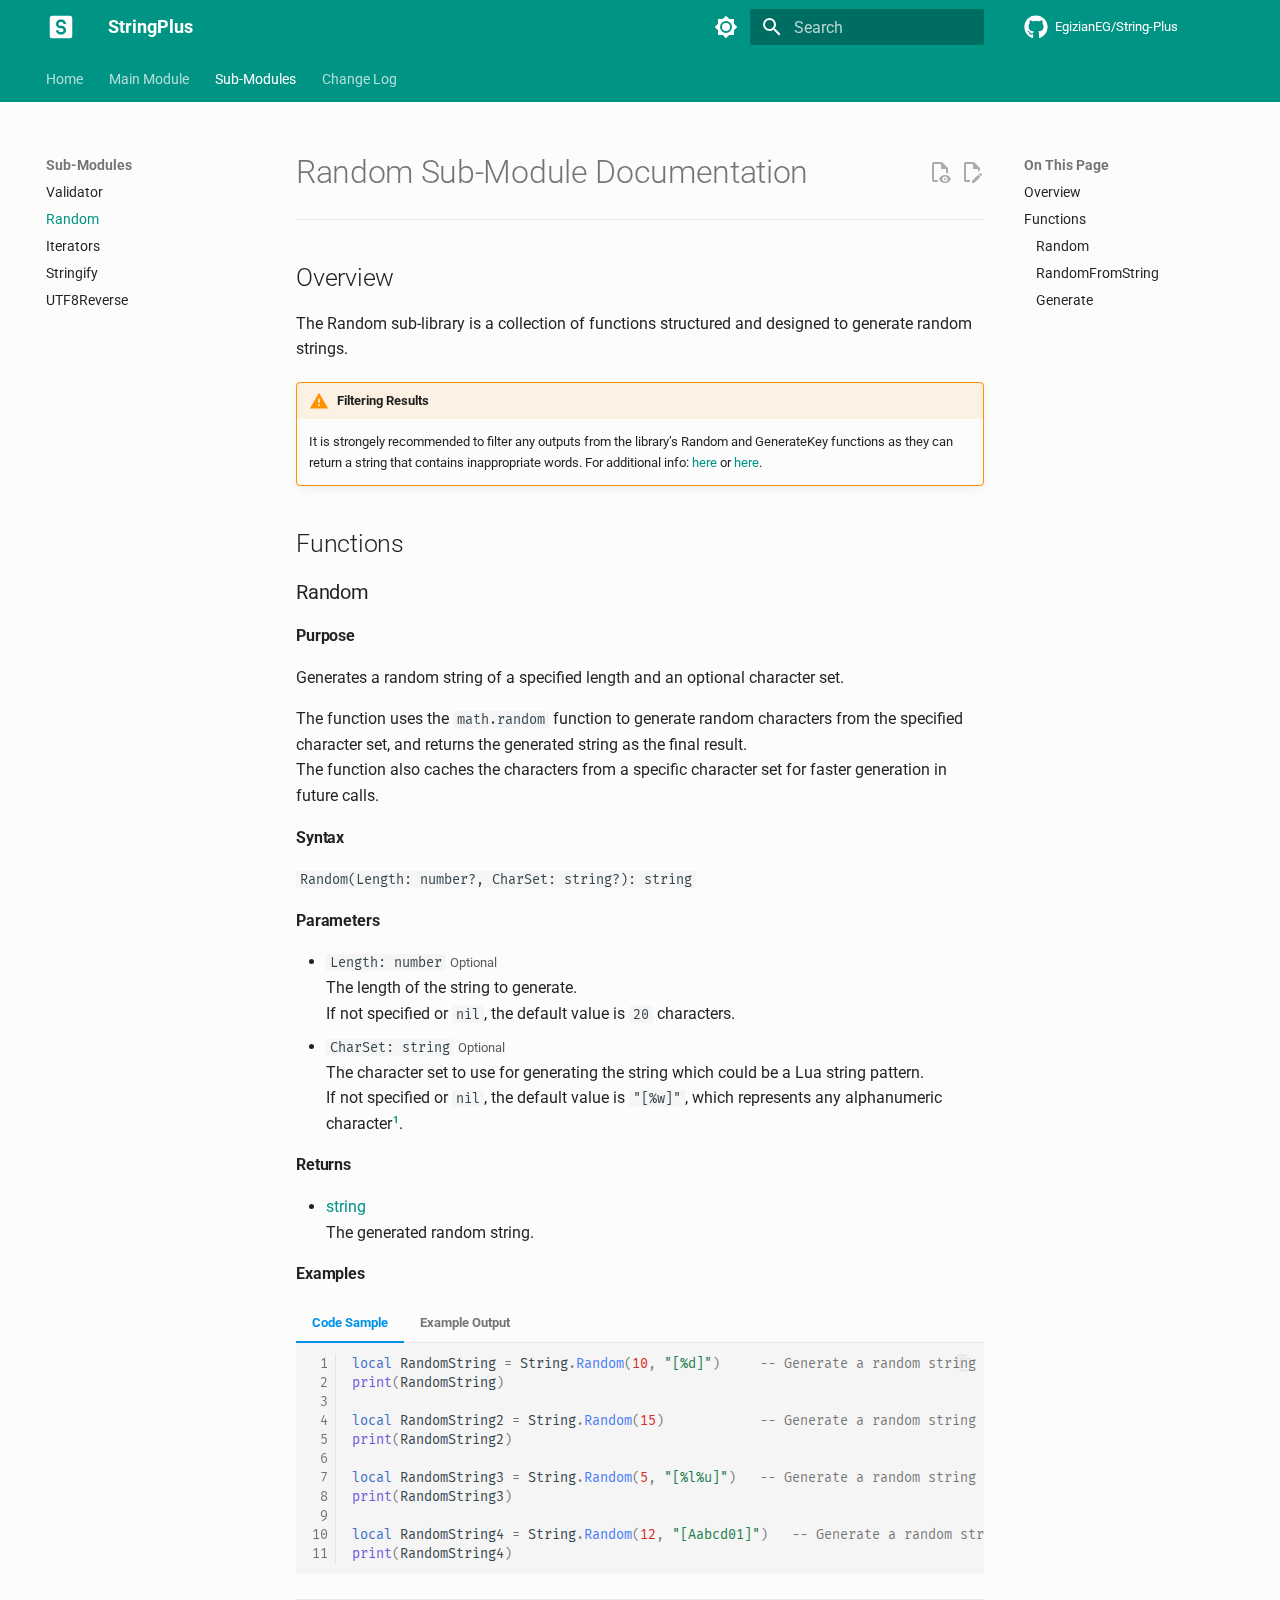
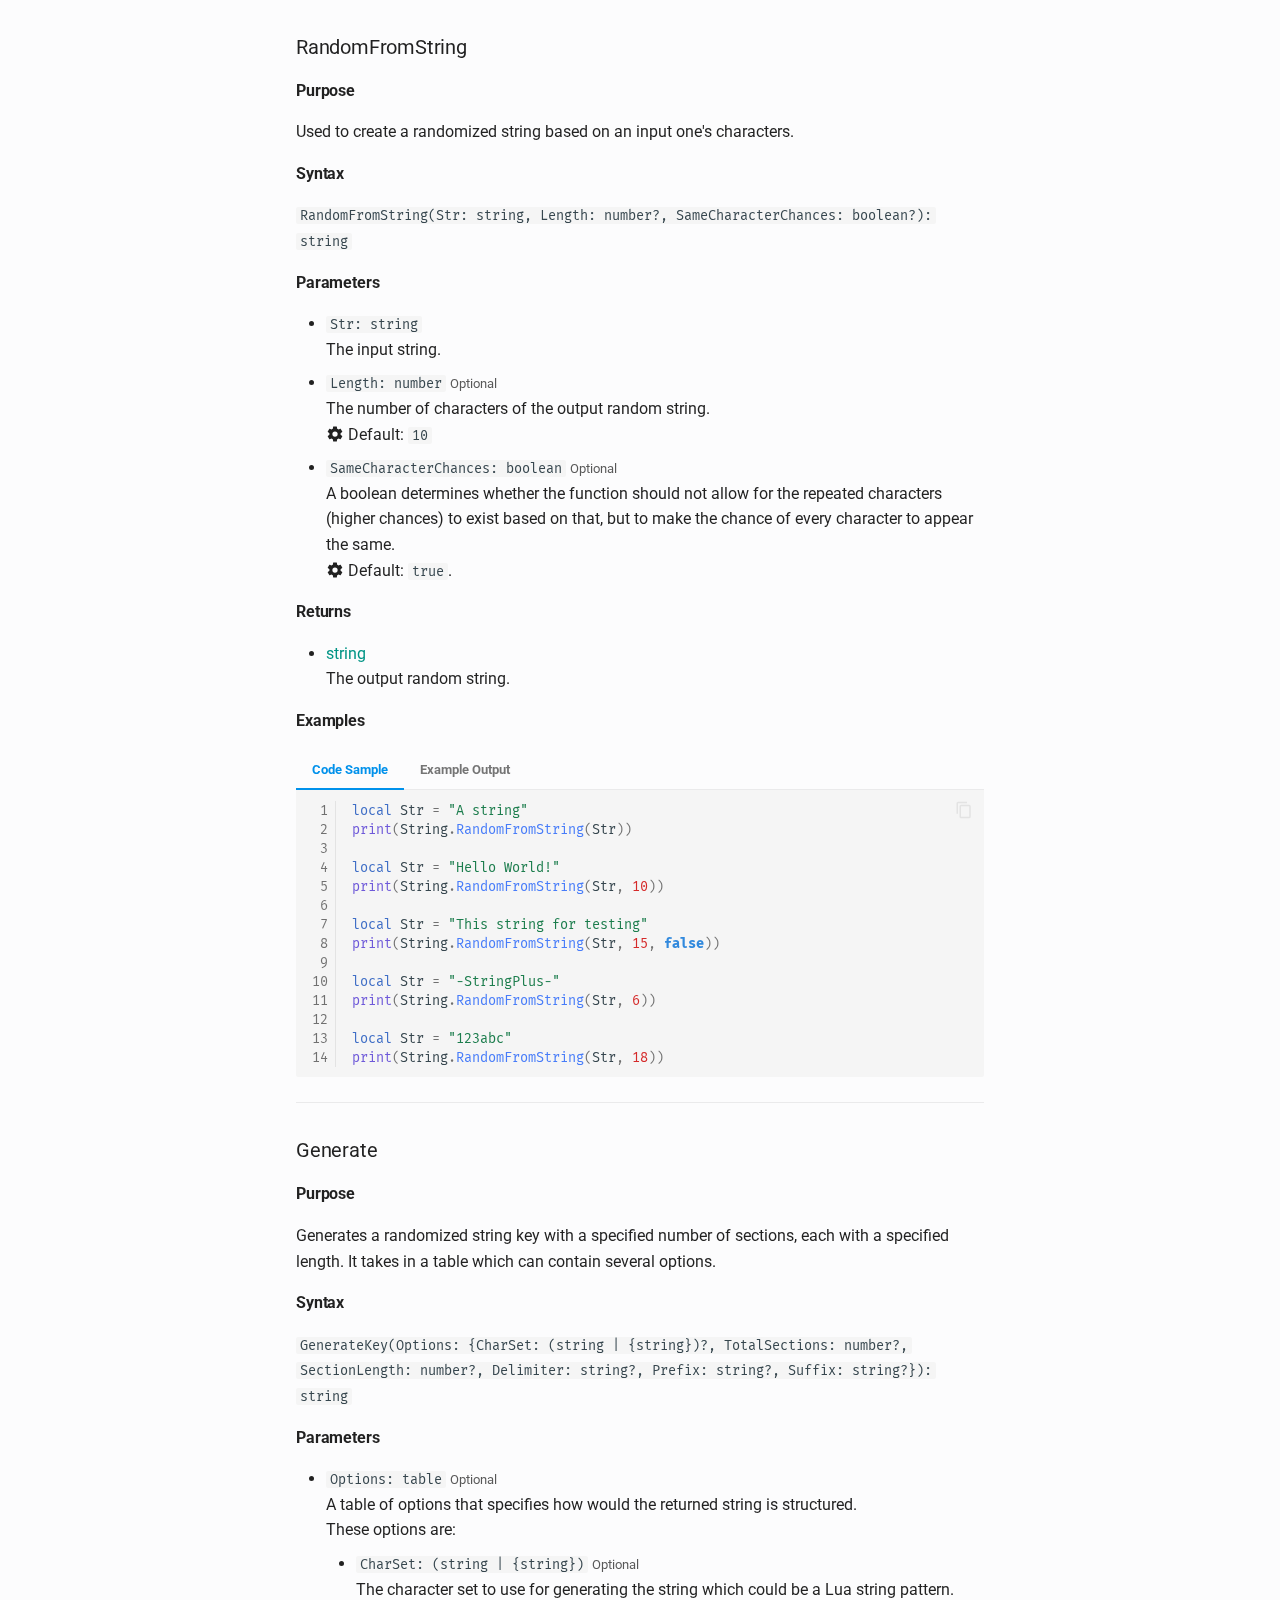
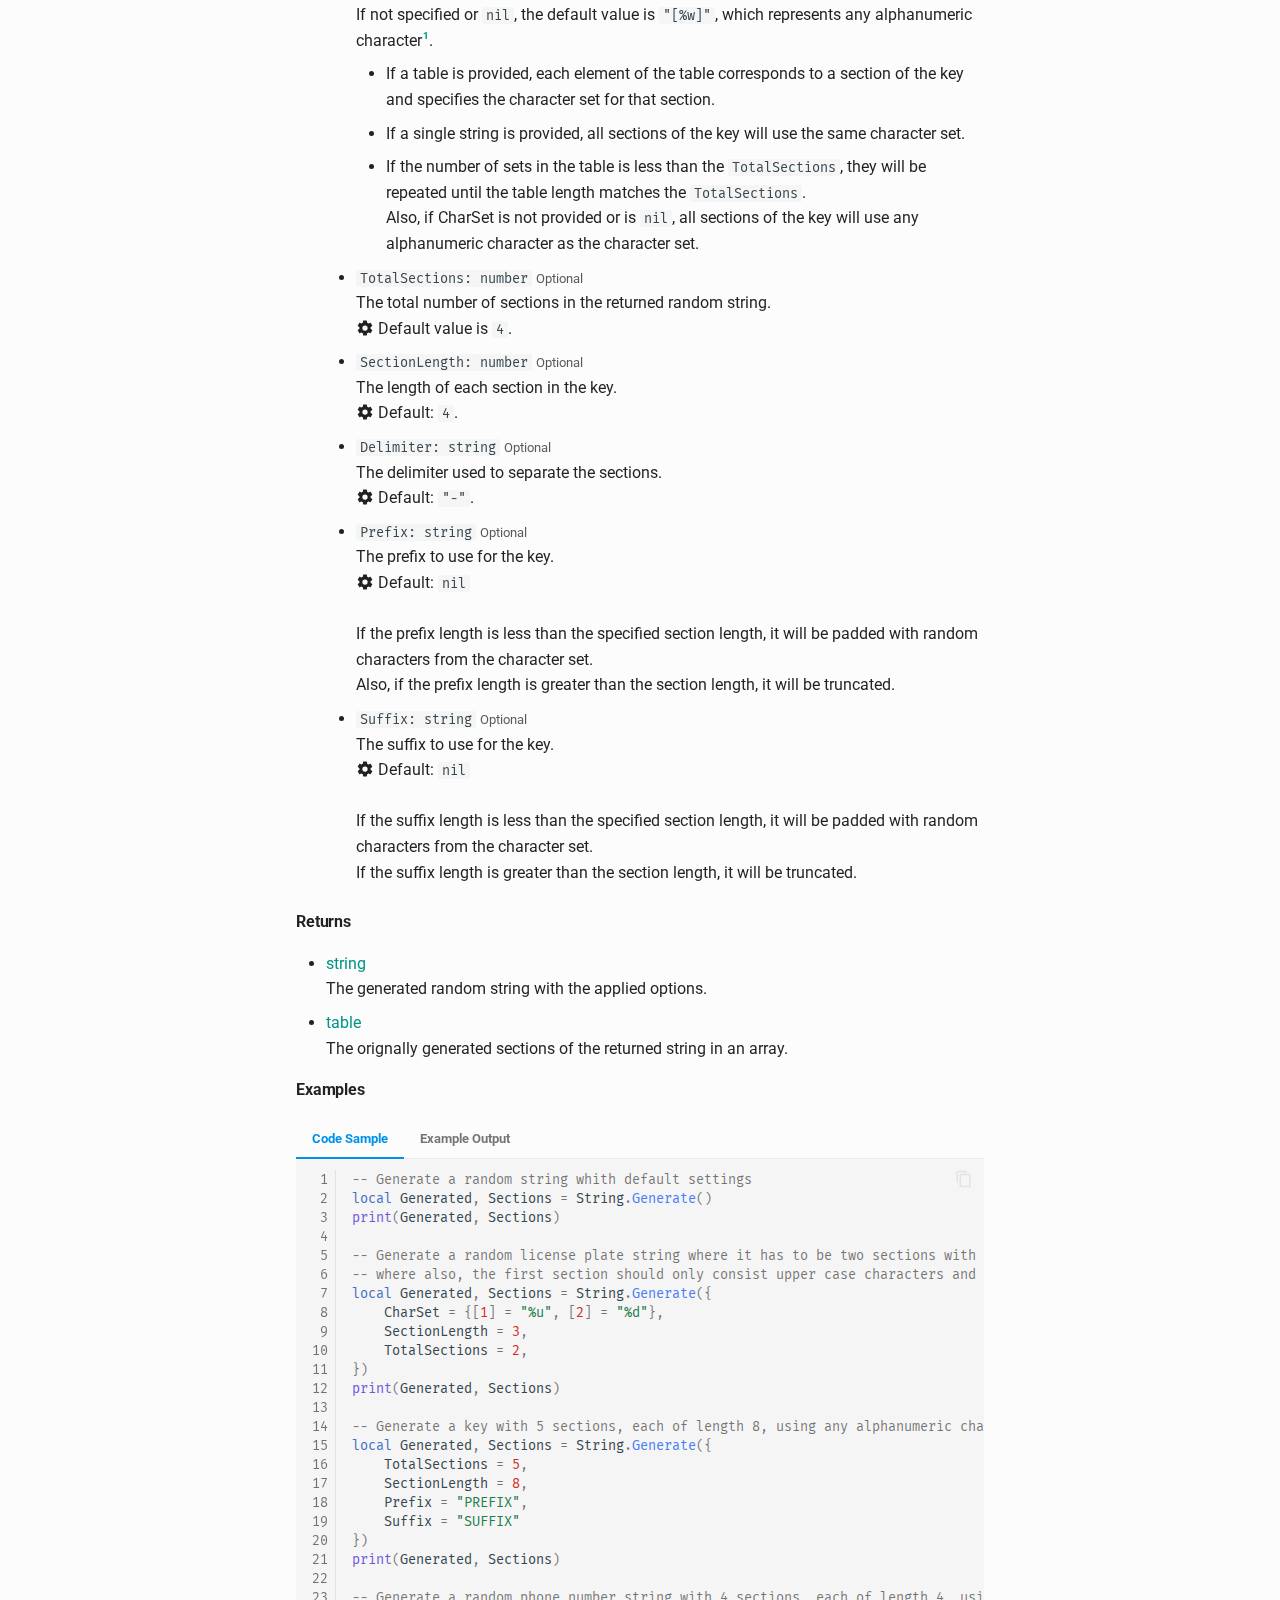
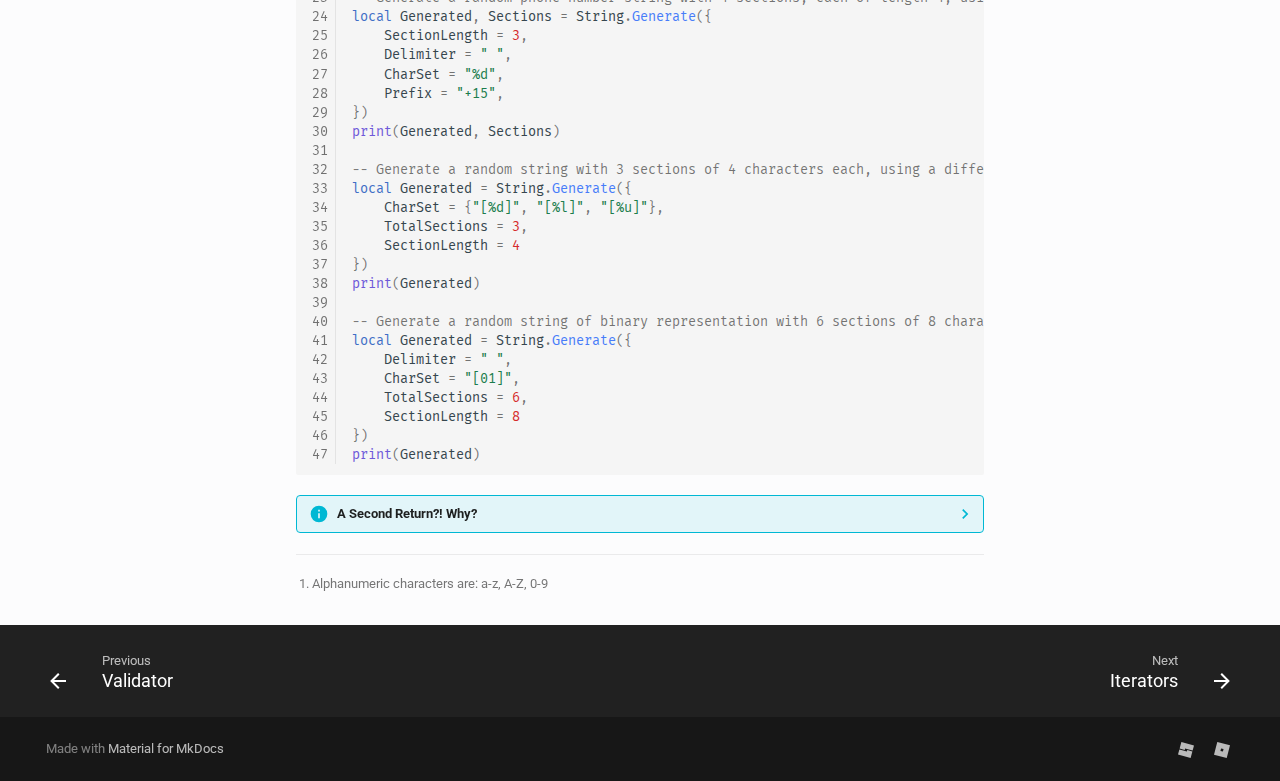
<file: Modules/Random/index.html>
<!doctype html><html lang=en class=no-js> <head><meta charset=utf-8><meta name=viewport content="width=device-width,initial-scale=1"><meta name=description content="The Documentation Page for The Random Sub-Module"><meta name=author content=@EgizianEG><link href=https://egizianoeg.github.io/String-Plus/Modules/Random/ rel=canonical><link href=../Validator/ rel=prev><link href=../Iterators/ rel=next><link rel=icon href=../../Images/SiteIcon.png><meta name=generator content="mkdocs-1.4.2, mkdocs-material-9.1.1"><meta name=theme-color media="(prefers-color-scheme: light)" content=#009485><meta name=theme-color media="(prefers-color-scheme: dark)" content=#546D78><title>Random - StringPlus</title><link rel=stylesheet href=../../assets/stylesheets/main.402914a4.min.css><link rel=stylesheet href=../../assets/stylesheets/palette.a0c5b2b5.min.css><link rel=preconnect href=https://fonts.gstatic.com crossorigin><link rel=stylesheet href="https://fonts.googleapis.com/css?family=Roboto:300,300i,400,400i,700,700i%7CFira+Mono:400,400i,700,700i&display=fallback"><style>:root{--md-text-font:"Roboto";--md-code-font:"Fira Mono"}</style><link rel=stylesheet href=../../Stylesheets/LightMode.css><link rel=stylesheet href=../../Stylesheets/DarkMode.css><link rel=stylesheet href=../../Stylesheets/Extra.css><link rel=stylesheet href=../../Stylesheets/Icons.css><script>__md_scope=new URL("../..",location),__md_hash=e=>[...e].reduce((e,_)=>(e<<5)-e+_.charCodeAt(0),0),__md_get=(e,_=localStorage,t=__md_scope)=>JSON.parse(_.getItem(t.pathname+"."+e)),__md_set=(e,_,t=localStorage,a=__md_scope)=>{try{t.setItem(a.pathname+"."+e,JSON.stringify(_))}catch(e){}}</script><meta property=og:type content=website><meta property=og:title content="Random - StringPlus"><meta property=og:description content="The Documentation Page for The Random Sub-Module"><meta property=og:image content=https://egizianoeg.github.io/String-Plus/assets/images/social/Modules/Random.png><meta property=og:image:type content=image/png><meta property=og:image:width content=1200><meta property=og:image:height content=630><meta content=https://egizianoeg.github.io/String-Plus/Modules/Random/ property=og:url><meta name=twitter:card content=summary_large_image><meta name=twitter:title content="Random - StringPlus"><meta name=twitter:description content="The Documentation Page for The Random Sub-Module"><meta name=twitter:image content=https://egizianoeg.github.io/String-Plus/assets/images/social/Modules/Random.png></head> <body dir=ltr data-md-color-scheme=default data-md-color-primary=teal data-md-color-accent=light-blue> <script>var palette=__md_get("__palette");if(palette&&"object"==typeof palette.color)for(var key of Object.keys(palette.color))document.body.setAttribute("data-md-color-"+key,palette.color[key])</script> <input class=md-toggle data-md-toggle=drawer type=checkbox id=__drawer autocomplete=off> <input class=md-toggle data-md-toggle=search type=checkbox id=__search autocomplete=off> <label class=md-overlay for=__drawer></label> <div data-md-component=skip> <a href=#random-sub-module-documentation class=md-skip> Skip to content </a> </div> <div data-md-component=announce> </div> <header class=md-header data-md-component=header> <nav class="md-header__inner md-grid" aria-label=Header> <a href=../.. title=StringPlus class="md-header__button md-logo" aria-label=StringPlus data-md-component=logo> <svg xmlns=http://www.w3.org/2000/svg viewbox="0 0 24 24"><path d="M3 5a2 2 0 0 1 2-2h14a2 2 0 0 1 2 2v14a2 2 0 0 1-2 2H5a2 2 0 0 1-2-2V5m9.5 6h-1A1.5 1.5 0 0 1 10 9.5 1.5 1.5 0 0 1 11.5 8h1A1.5 1.5 0 0 1 14 9.5h2A3.5 3.5 0 0 0 12.5 6h-1A3.5 3.5 0 0 0 8 9.5a3.5 3.5 0 0 0 3.5 3.5h1a1.5 1.5 0 0 1 1.5 1.5 1.5 1.5 0 0 1-1.5 1.5h-1a1.5 1.5 0 0 1-1.5-1.5H8a3.5 3.5 0 0 0 3.5 3.5h1a3.5 3.5 0 0 0 3.5-3.5 3.5 3.5 0 0 0-3.5-3.5Z"/></svg> </a> <label class="md-header__button md-icon" for=__drawer> <svg xmlns=http://www.w3.org/2000/svg viewbox="0 0 24 24"><path d="M3 6h18v2H3V6m0 5h18v2H3v-2m0 5h18v2H3v-2Z"/></svg> </label> <div class=md-header__title data-md-component=header-title> <div class=md-header__ellipsis> <div class=md-header__topic> <span class=md-ellipsis> StringPlus </span> </div> <div class=md-header__topic data-md-component=header-topic> <span class=md-ellipsis> Random </span> </div> </div> </div> <form class=md-header__option data-md-component=palette> <input class=md-option data-md-color-media="(prefers-color-scheme: light)" data-md-color-scheme=default data-md-color-primary=teal data-md-color-accent=light-blue aria-label="Light Mode" type=radio name=__palette id=__palette_1> <label class="md-header__button md-icon" title="Light Mode" for=__palette_2 hidden> <svg xmlns=http://www.w3.org/2000/svg viewbox="0 0 24 24"><path d="M12 8a4 4 0 0 0-4 4 4 4 0 0 0 4 4 4 4 0 0 0 4-4 4 4 0 0 0-4-4m0 10a6 6 0 0 1-6-6 6 6 0 0 1 6-6 6 6 0 0 1 6 6 6 6 0 0 1-6 6m8-9.31V4h-4.69L12 .69 8.69 4H4v4.69L.69 12 4 15.31V20h4.69L12 23.31 15.31 20H20v-4.69L23.31 12 20 8.69Z"/></svg> </label> <input class=md-option data-md-color-media="(prefers-color-scheme: dark)" data-md-color-scheme=slate data-md-color-primary=blue-grey data-md-color-accent=light-blue aria-label="Dark Mode" type=radio name=__palette id=__palette_2> <label class="md-header__button md-icon" title="Dark Mode" for=__palette_1 hidden> <svg xmlns=http://www.w3.org/2000/svg viewbox="0 0 24 24"><path d="M12 18c-.89 0-1.74-.2-2.5-.55C11.56 16.5 13 14.42 13 12c0-2.42-1.44-4.5-3.5-5.45C10.26 6.2 11.11 6 12 6a6 6 0 0 1 6 6 6 6 0 0 1-6 6m8-9.31V4h-4.69L12 .69 8.69 4H4v4.69L.69 12 4 15.31V20h4.69L12 23.31 15.31 20H20v-4.69L23.31 12 20 8.69Z"/></svg> </label> </form> <label class="md-header__button md-icon" for=__search> <svg xmlns=http://www.w3.org/2000/svg viewbox="0 0 24 24"><path d="M9.5 3A6.5 6.5 0 0 1 16 9.5c0 1.61-.59 3.09-1.56 4.23l.27.27h.79l5 5-1.5 1.5-5-5v-.79l-.27-.27A6.516 6.516 0 0 1 9.5 16 6.5 6.5 0 0 1 3 9.5 6.5 6.5 0 0 1 9.5 3m0 2C7 5 5 7 5 9.5S7 14 9.5 14 14 12 14 9.5 12 5 9.5 5Z"/></svg> </label> <div class=md-search data-md-component=search role=dialog> <label class=md-search__overlay for=__search></label> <div class=md-search__inner role=search> <form class=md-search__form name=search> <input type=text class=md-search__input name=query aria-label=Search placeholder=Search autocapitalize=off autocorrect=off autocomplete=off spellcheck=false data-md-component=search-query required> <label class="md-search__icon md-icon" for=__search> <svg xmlns=http://www.w3.org/2000/svg viewbox="0 0 24 24"><path d="M9.5 3A6.5 6.5 0 0 1 16 9.5c0 1.61-.59 3.09-1.56 4.23l.27.27h.79l5 5-1.5 1.5-5-5v-.79l-.27-.27A6.516 6.516 0 0 1 9.5 16 6.5 6.5 0 0 1 3 9.5 6.5 6.5 0 0 1 9.5 3m0 2C7 5 5 7 5 9.5S7 14 9.5 14 14 12 14 9.5 12 5 9.5 5Z"/></svg> <svg xmlns=http://www.w3.org/2000/svg viewbox="0 0 24 24"><path d="M20 11v2H8l5.5 5.5-1.42 1.42L4.16 12l7.92-7.92L13.5 5.5 8 11h12Z"/></svg> </label> <nav class=md-search__options aria-label=Search> <a href=javascript:void(0) class="md-search__icon md-icon" title=Share aria-label=Share data-clipboard data-clipboard-text data-md-component=search-share tabindex=-1> <svg xmlns=http://www.w3.org/2000/svg viewbox="0 0 24 24"><path d="M18 16.08c-.76 0-1.44.3-1.96.77L8.91 12.7c.05-.23.09-.46.09-.7 0-.24-.04-.47-.09-.7l7.05-4.11c.54.5 1.25.81 2.04.81a3 3 0 0 0 3-3 3 3 0 0 0-3-3 3 3 0 0 0-3 3c0 .24.04.47.09.7L8.04 9.81C7.5 9.31 6.79 9 6 9a3 3 0 0 0-3 3 3 3 0 0 0 3 3c.79 0 1.5-.31 2.04-.81l7.12 4.15c-.05.21-.08.43-.08.66 0 1.61 1.31 2.91 2.92 2.91 1.61 0 2.92-1.3 2.92-2.91A2.92 2.92 0 0 0 18 16.08Z"/></svg> </a> <button type=reset class="md-search__icon md-icon" title=Clear aria-label=Clear tabindex=-1> <svg xmlns=http://www.w3.org/2000/svg viewbox="0 0 24 24"><path d="M19 6.41 17.59 5 12 10.59 6.41 5 5 6.41 10.59 12 5 17.59 6.41 19 12 13.41 17.59 19 19 17.59 13.41 12 19 6.41Z"/></svg> </button> </nav> <div class=md-search__suggest data-md-component=search-suggest></div> </form> <div class=md-search__output> <div class=md-search__scrollwrap data-md-scrollfix> <div class=md-search-result data-md-component=search-result> <div class=md-search-result__meta> Initializing search </div> <ol class=md-search-result__list role=presentation></ol> </div> </div> </div> </div> </div> <div class=md-header__source> <a href=https://github.com/EgizianoEG/String-Plus title="Go to repository" class=md-source data-md-component=source> <div class="md-source__icon md-icon"> <svg xmlns=http://www.w3.org/2000/svg viewbox="0 0 496 512"><!-- Font Awesome Free 6.3.0 by @fontawesome - https://fontawesome.com License - https://fontawesome.com/license/free (Icons: CC BY 4.0, Fonts: SIL OFL 1.1, Code: MIT License) Copyright 2023 Fonticons, Inc.--><path d="M165.9 397.4c0 2-2.3 3.6-5.2 3.6-3.3.3-5.6-1.3-5.6-3.6 0-2 2.3-3.6 5.2-3.6 3-.3 5.6 1.3 5.6 3.6zm-31.1-4.5c-.7 2 1.3 4.3 4.3 4.9 2.6 1 5.6 0 6.2-2s-1.3-4.3-4.3-5.2c-2.6-.7-5.5.3-6.2 2.3zm44.2-1.7c-2.9.7-4.9 2.6-4.6 4.9.3 2 2.9 3.3 5.9 2.6 2.9-.7 4.9-2.6 4.6-4.6-.3-1.9-3-3.2-5.9-2.9zM244.8 8C106.1 8 0 113.3 0 252c0 110.9 69.8 205.8 169.5 239.2 12.8 2.3 17.3-5.6 17.3-12.1 0-6.2-.3-40.4-.3-61.4 0 0-70 15-84.7-29.8 0 0-11.4-29.1-27.8-36.6 0 0-22.9-15.7 1.6-15.4 0 0 24.9 2 38.6 25.8 21.9 38.6 58.6 27.5 72.9 20.9 2.3-16 8.8-27.1 16-33.7-55.9-6.2-112.3-14.3-112.3-110.5 0-27.5 7.6-41.3 23.6-58.9-2.6-6.5-11.1-33.3 2.6-67.9 20.9-6.5 69 27 69 27 20-5.6 41.5-8.5 62.8-8.5s42.8 2.9 62.8 8.5c0 0 48.1-33.6 69-27 13.7 34.7 5.2 61.4 2.6 67.9 16 17.7 25.8 31.5 25.8 58.9 0 96.5-58.9 104.2-114.8 110.5 9.2 7.9 17 22.9 17 46.4 0 33.7-.3 75.4-.3 83.6 0 6.5 4.6 14.4 17.3 12.1C428.2 457.8 496 362.9 496 252 496 113.3 383.5 8 244.8 8zM97.2 352.9c-1.3 1-1 3.3.7 5.2 1.6 1.6 3.9 2.3 5.2 1 1.3-1 1-3.3-.7-5.2-1.6-1.6-3.9-2.3-5.2-1zm-10.8-8.1c-.7 1.3.3 2.9 2.3 3.9 1.6 1 3.6.7 4.3-.7.7-1.3-.3-2.9-2.3-3.9-2-.6-3.6-.3-4.3.7zm32.4 35.6c-1.6 1.3-1 4.3 1.3 6.2 2.3 2.3 5.2 2.6 6.5 1 1.3-1.3.7-4.3-1.3-6.2-2.2-2.3-5.2-2.6-6.5-1zm-11.4-14.7c-1.6 1-1.6 3.6 0 5.9 1.6 2.3 4.3 3.3 5.6 2.3 1.6-1.3 1.6-3.9 0-6.2-1.4-2.3-4-3.3-5.6-2z"/></svg> </div> <div class=md-source__repository> EgizianEG/String-Plus </div> </a> </div> </nav> </header> <div class=md-container data-md-component=container> <nav class=md-tabs aria-label=Tabs data-md-component=tabs> <div class=md-grid> <ul class=md-tabs__list> <li class=md-tabs__item> <a href=../.. class=md-tabs__link> Home </a> </li> <li class=md-tabs__item> <a href=../MainModule/ class=md-tabs__link> Main Module </a> </li> <li class=md-tabs__item> <a href=../Validator/ class="md-tabs__link md-tabs__link--active"> Sub-Modules </a> </li> <li class=md-tabs__item> <a href=../../ChangeLog/ class=md-tabs__link> Change Log </a> </li> </ul> </div> </nav> <main class=md-main data-md-component=main> <div class="md-main__inner md-grid"> <div class="md-sidebar md-sidebar--primary" data-md-component=sidebar data-md-type=navigation> <div class=md-sidebar__scrollwrap> <div class=md-sidebar__inner> <nav class="md-nav md-nav--primary md-nav--lifted" aria-label=Navigation data-md-level=0> <label class=md-nav__title for=__drawer> <a href=../.. title=StringPlus class="md-nav__button md-logo" aria-label=StringPlus data-md-component=logo> <svg xmlns=http://www.w3.org/2000/svg viewbox="0 0 24 24"><path d="M3 5a2 2 0 0 1 2-2h14a2 2 0 0 1 2 2v14a2 2 0 0 1-2 2H5a2 2 0 0 1-2-2V5m9.5 6h-1A1.5 1.5 0 0 1 10 9.5 1.5 1.5 0 0 1 11.5 8h1A1.5 1.5 0 0 1 14 9.5h2A3.5 3.5 0 0 0 12.5 6h-1A3.5 3.5 0 0 0 8 9.5a3.5 3.5 0 0 0 3.5 3.5h1a1.5 1.5 0 0 1 1.5 1.5 1.5 1.5 0 0 1-1.5 1.5h-1a1.5 1.5 0 0 1-1.5-1.5H8a3.5 3.5 0 0 0 3.5 3.5h1a3.5 3.5 0 0 0 3.5-3.5 3.5 3.5 0 0 0-3.5-3.5Z"/></svg> </a> StringPlus </label> <div class=md-nav__source> <a href=https://github.com/EgizianoEG/String-Plus title="Go to repository" class=md-source data-md-component=source> <div class="md-source__icon md-icon"> <svg xmlns=http://www.w3.org/2000/svg viewbox="0 0 496 512"><!-- Font Awesome Free 6.3.0 by @fontawesome - https://fontawesome.com License - https://fontawesome.com/license/free (Icons: CC BY 4.0, Fonts: SIL OFL 1.1, Code: MIT License) Copyright 2023 Fonticons, Inc.--><path d="M165.9 397.4c0 2-2.3 3.6-5.2 3.6-3.3.3-5.6-1.3-5.6-3.6 0-2 2.3-3.6 5.2-3.6 3-.3 5.6 1.3 5.6 3.6zm-31.1-4.5c-.7 2 1.3 4.3 4.3 4.9 2.6 1 5.6 0 6.2-2s-1.3-4.3-4.3-5.2c-2.6-.7-5.5.3-6.2 2.3zm44.2-1.7c-2.9.7-4.9 2.6-4.6 4.9.3 2 2.9 3.3 5.9 2.6 2.9-.7 4.9-2.6 4.6-4.6-.3-1.9-3-3.2-5.9-2.9zM244.8 8C106.1 8 0 113.3 0 252c0 110.9 69.8 205.8 169.5 239.2 12.8 2.3 17.3-5.6 17.3-12.1 0-6.2-.3-40.4-.3-61.4 0 0-70 15-84.7-29.8 0 0-11.4-29.1-27.8-36.6 0 0-22.9-15.7 1.6-15.4 0 0 24.9 2 38.6 25.8 21.9 38.6 58.6 27.5 72.9 20.9 2.3-16 8.8-27.1 16-33.7-55.9-6.2-112.3-14.3-112.3-110.5 0-27.5 7.6-41.3 23.6-58.9-2.6-6.5-11.1-33.3 2.6-67.9 20.9-6.5 69 27 69 27 20-5.6 41.5-8.5 62.8-8.5s42.8 2.9 62.8 8.5c0 0 48.1-33.6 69-27 13.7 34.7 5.2 61.4 2.6 67.9 16 17.7 25.8 31.5 25.8 58.9 0 96.5-58.9 104.2-114.8 110.5 9.2 7.9 17 22.9 17 46.4 0 33.7-.3 75.4-.3 83.6 0 6.5 4.6 14.4 17.3 12.1C428.2 457.8 496 362.9 496 252 496 113.3 383.5 8 244.8 8zM97.2 352.9c-1.3 1-1 3.3.7 5.2 1.6 1.6 3.9 2.3 5.2 1 1.3-1 1-3.3-.7-5.2-1.6-1.6-3.9-2.3-5.2-1zm-10.8-8.1c-.7 1.3.3 2.9 2.3 3.9 1.6 1 3.6.7 4.3-.7.7-1.3-.3-2.9-2.3-3.9-2-.6-3.6-.3-4.3.7zm32.4 35.6c-1.6 1.3-1 4.3 1.3 6.2 2.3 2.3 5.2 2.6 6.5 1 1.3-1.3.7-4.3-1.3-6.2-2.2-2.3-5.2-2.6-6.5-1zm-11.4-14.7c-1.6 1-1.6 3.6 0 5.9 1.6 2.3 4.3 3.3 5.6 2.3 1.6-1.3 1.6-3.9 0-6.2-1.4-2.3-4-3.3-5.6-2z"/></svg> </div> <div class=md-source__repository> EgizianEG/String-Plus </div> </a> </div> <ul class=md-nav__list data-md-scrollfix> <li class=md-nav__item> <a href=../.. class=md-nav__link> Home </a> </li> <li class=md-nav__item> <a href=../MainModule/ class=md-nav__link> Main Module </a> </li> <li class="md-nav__item md-nav__item--active md-nav__item--nested"> <input class="md-nav__toggle md-toggle " type=checkbox id=__nav_3 checked> <label class=md-nav__link for=__nav_3 id=__nav_3_label tabindex=0> Sub-Modules <span class="md-nav__icon md-icon"></span> </label> <nav class=md-nav data-md-level=1 aria-labelledby=__nav_3_label aria-expanded=true> <label class=md-nav__title for=__nav_3> <span class="md-nav__icon md-icon"></span> Sub-Modules </label> <ul class=md-nav__list data-md-scrollfix> <li class=md-nav__item> <a href=../Validator/ class=md-nav__link> Validator </a> </li> <li class="md-nav__item md-nav__item--active"> <input class="md-nav__toggle md-toggle" type=checkbox id=__toc> <label class="md-nav__link md-nav__link--active" for=__toc> Random <span class="md-nav__icon md-icon"></span> </label> <a href=./ class="md-nav__link md-nav__link--active"> Random </a> <nav class="md-nav md-nav--secondary" aria-label="On This Page"> <label class=md-nav__title for=__toc> <span class="md-nav__icon md-icon"></span> On This Page </label> <ul class=md-nav__list data-md-component=toc data-md-scrollfix> <li class=md-nav__item> <a href=#overview class=md-nav__link> Overview </a> </li> <li class=md-nav__item> <a href=#functions class=md-nav__link> Functions </a> <nav class=md-nav aria-label=Functions> <ul class=md-nav__list> <li class=md-nav__item> <a href=#random class=md-nav__link> Random </a> </li> <li class=md-nav__item> <a href=#randomfromstring class=md-nav__link> RandomFromString </a> </li> <li class=md-nav__item> <a href=#generate class=md-nav__link> Generate </a> </li> </ul> </nav> </li> </ul> </nav> </li> <li class=md-nav__item> <a href=../Iterators/ class=md-nav__link> Iterators </a> </li> <li class=md-nav__item> <a href=../Stringify/ class=md-nav__link> Stringify </a> </li> <li class=md-nav__item> <a href=../UTF8Reverse/ class=md-nav__link> UTF8Reverse </a> </li> </ul> </nav> </li> <li class=md-nav__item> <a href=../../ChangeLog/ class=md-nav__link> Change Log </a> </li> </ul> </nav> </div> </div> </div> <div class="md-sidebar md-sidebar--secondary" data-md-component=sidebar data-md-type=toc> <div class=md-sidebar__scrollwrap> <div class=md-sidebar__inner> <nav class="md-nav md-nav--secondary" aria-label="On This Page"> <label class=md-nav__title for=__toc> <span class="md-nav__icon md-icon"></span> On This Page </label> <ul class=md-nav__list data-md-component=toc data-md-scrollfix> <li class=md-nav__item> <a href=#overview class=md-nav__link> Overview </a> </li> <li class=md-nav__item> <a href=#functions class=md-nav__link> Functions </a> <nav class=md-nav aria-label=Functions> <ul class=md-nav__list> <li class=md-nav__item> <a href=#random class=md-nav__link> Random </a> </li> <li class=md-nav__item> <a href=#randomfromstring class=md-nav__link> RandomFromString </a> </li> <li class=md-nav__item> <a href=#generate class=md-nav__link> Generate </a> </li> </ul> </nav> </li> </ul> </nav> </div> </div> </div> <div class=md-content data-md-component=content> <article class="md-content__inner md-typeset"> <a href=https://github.com/EgizianoEG/String-Plus/edit/master/docs/Modules/Random.md title="Edit this page" class="md-content__button md-icon"> <svg xmlns=http://www.w3.org/2000/svg viewbox="0 0 24 24"><path d="M10 20H6V4h7v5h5v3.1l2-2V8l-6-6H6c-1.1 0-2 .9-2 2v16c0 1.1.9 2 2 2h4v-2m10.2-7c.1 0 .3.1.4.2l1.3 1.3c.2.2.2.6 0 .8l-1 1-2.1-2.1 1-1c.1-.1.2-.2.4-.2m0 3.9L14.1 23H12v-2.1l6.1-6.1 2.1 2.1Z"/></svg> </a> <a href=https://github.com/EgizianoEG/String-Plus/raw/master/docs/Modules/Random.md title="View source of this page" class="md-content__button md-icon"> <svg xmlns=http://www.w3.org/2000/svg viewbox="0 0 24 24"><path d="M17 18c.56 0 1 .44 1 1s-.44 1-1 1-1-.44-1-1 .44-1 1-1m0-3c-2.73 0-5.06 1.66-6 4 .94 2.34 3.27 4 6 4s5.06-1.66 6-4c-.94-2.34-3.27-4-6-4m0 6.5a2.5 2.5 0 0 1-2.5-2.5 2.5 2.5 0 0 1 2.5-2.5 2.5 2.5 0 0 1 2.5 2.5 2.5 2.5 0 0 1-2.5 2.5M9.27 20H6V4h7v5h5v4.07c.7.08 1.36.25 2 .49V8l-6-6H6a2 2 0 0 0-2 2v16a2 2 0 0 0 2 2h4.5a8.15 8.15 0 0 1-1.23-2Z"/></svg> </a> <h1 id=random-sub-module-documentation>Random Sub-Module Documentation<a class=headerlink href=#random-sub-module-documentation title="Anchor Link">⚓︎</a></h1> <hr> <h2 id=overview>Overview<a class=headerlink href=#overview title="Anchor Link">⚓︎</a></h2> <p>The Random sub-library is a collection of functions structured and designed to generate random strings. <br></p> <div class="admonition warning"> <p class=admonition-title>Filtering Results</p> <p>It is strongely recommended to filter any outputs from the library’s Random and GenerateKey functions as they can return a string that contains inappropriate words. For additional info: <a href=https://create.roblox.com/docs/building-and-visuals/ui/text-filtering#types-of-text-to-filter>here</a> or <a href=https://devforum.roblox.com/t/376408>here</a>.</p> </div> <!--------------------------------------------------------------------------------------------------------------> <!-- Functions Section --> <h2 id=functions>Functions<a class=headerlink href=#functions title="Anchor Link">⚓︎</a></h2> <h3 id=random>Random<a class=headerlink href=#random title="Anchor Link">⚓︎</a></h3> <h4 id=random-purpose>Purpose<a class=headerlink href=#random-purpose title="Anchor Link">⚓︎</a></h4> <p>Generates a random string of a specified length and an optional character set.</p> <p>The function uses the <code>math.random</code> function to generate random characters from the specified character set, and returns the generated string as the final result. <br> The function also caches the characters from a specific character set for faster generation in future calls.</p> <h4 id=random-syntax>Syntax<a class=headerlink href=#random-syntax title="Anchor Link">⚓︎</a></h4> <p><code>Random(Length: number?, CharSet: string?): string</code></p> <h4 id=random-parameters>Parameters<a class=headerlink href=#random-parameters title="Anchor Link">⚓︎</a></h4> <ul> <li><code>Length: number</code> <small>Optional</small> <br> The length of the string to generate. <br> If not specified or <code>nil</code>, the default value is <code>20</code> characters.</li> <li><code>CharSet: string</code> <small>Optional</small> <br> The character set to use for generating the string which could be a Lua string pattern. <br> If not specified or <code>nil</code>, the default value is <code>"[%w]"</code>, which represents any alphanumeric character<sup id=fnref2:1><a class=footnote-ref href=#fn:1>1</a></sup>.</li> </ul> <h4 id=random-returns>Returns<a class=headerlink href=#random-returns title="Anchor Link">⚓︎</a></h4> <ul> <li><a href=https://create.roblox.com/docs/scripting/luau/strings target=_blank>string</a> <br> The generated random string.</li> </ul> <h4 id=random-examples>Examples<a class=headerlink href=#random-examples title="Anchor Link">⚓︎</a></h4> <div class="tabbed-set tabbed-alternate" data-tabs=1:2><input checked=checked id=__tabbed_1_1 name=__tabbed_1 type=radio><input id=__tabbed_1_2 name=__tabbed_1 type=radio><div class=tabbed-labels><label for=__tabbed_1_1>Code Sample</label><label for=__tabbed_1_2>Example Output</label></div> <div class=tabbed-content> <div class=tabbed-block> <div class=highlight><table class=highlighttable><tr><td class=linenos><div class=linenodiv><pre><span></span><span class=normal> 1</span>
<span class=normal> 2</span>
<span class=normal> 3</span>
<span class=normal> 4</span>
<span class=normal> 5</span>
<span class=normal> 6</span>
<span class=normal> 7</span>
<span class=normal> 8</span>
<span class=normal> 9</span>
<span class=normal>10</span>
<span class=normal>11</span></pre></div></td><td class=code><div><pre><span></span><code><span class=kd>local</span> <span class=n>RandomString</span> <span class=o>=</span> <span class=n>String</span><span class=p>.</span><span class=n>Random</span><span class=p>(</span><span class=mi>10</span><span class=p>,</span> <span class=s2>&quot;[%d]&quot;</span><span class=p>)</span>     <span class=c1>-- Generate a random string of length 10 with only digits</span>
<span class=nb>print</span><span class=p>(</span><span class=n>RandomString</span><span class=p>)</span>

<span class=kd>local</span> <span class=n>RandomString2</span> <span class=o>=</span> <span class=n>String</span><span class=p>.</span><span class=n>Random</span><span class=p>(</span><span class=mi>15</span><span class=p>)</span>            <span class=c1>-- Generate a random string of length 15 with any alphanumeric character</span>
<span class=nb>print</span><span class=p>(</span><span class=n>RandomString2</span><span class=p>)</span>

<span class=kd>local</span> <span class=n>RandomString3</span> <span class=o>=</span> <span class=n>String</span><span class=p>.</span><span class=n>Random</span><span class=p>(</span><span class=mi>5</span><span class=p>,</span> <span class=s2>&quot;[%l%u]&quot;</span><span class=p>)</span>   <span class=c1>-- Generate a random string of length 5 with only lowercase and uppercase letters (equivalent to &quot;%a&quot;)</span>
<span class=nb>print</span><span class=p>(</span><span class=n>RandomString3</span><span class=p>)</span>

<span class=kd>local</span> <span class=n>RandomString4</span> <span class=o>=</span> <span class=n>String</span><span class=p>.</span><span class=n>Random</span><span class=p>(</span><span class=mi>12</span><span class=p>,</span> <span class=s2>&quot;[Aabcd01]&quot;</span><span class=p>)</span>   <span class=c1>-- Generate a random string of length 12 that only contains any of characters: A,a,b,c,d,0,1</span>
<span class=nb>print</span><span class=p>(</span><span class=n>RandomString4</span><span class=p>)</span>
</code></pre></div></td></tr></table></div> </div> <div class=tabbed-block> <div class=highlight><table class=highlighttable><tr><td class=linenos><div class=linenodiv><pre><span></span><span class=normal>1</span>
<span class=normal>2</span>
<span class=normal>3</span>
<span class=normal>4</span></pre></div></td><td class=code><div><pre><span></span><code>2785220038
4q3m8z9k1p7c6t5
FjKpZ
10AbbbAdb1db
</code></pre></div></td></tr></table></div> </div> </div> </div> <hr> <h3 id=randomfromstring>RandomFromString<a class=headerlink href=#randomfromstring title="Anchor Link">⚓︎</a></h3> <h4 id=randomfromstring-purpose>Purpose<a class=headerlink href=#randomfromstring-purpose title="Anchor Link">⚓︎</a></h4> <p>Used to create a randomized string based on an input one's characters.</p> <h4 id=randomfromstring-syntax>Syntax<a class=headerlink href=#randomfromstring-syntax title="Anchor Link">⚓︎</a></h4> <p><code>RandomFromString(Str: string, Length: number?, SameCharacterChances: boolean?): string</code></p> <h4 id=randomfromstring-parameters>Parameters<a class=headerlink href=#randomfromstring-parameters title="Anchor Link">⚓︎</a></h4> <ul> <li><code>Str: string</code> <br> The input string.</li> <li><code>Length: number</code> <small>Optional</small> <br> The number of characters of the output random string. <br> <span class=twemoji><svg xmlns=http://www.w3.org/2000/svg viewbox="0 0 24 24"><path d="M12 15.5A3.5 3.5 0 0 1 8.5 12 3.5 3.5 0 0 1 12 8.5a3.5 3.5 0 0 1 3.5 3.5 3.5 3.5 0 0 1-3.5 3.5m7.43-2.53c.04-.32.07-.64.07-.97 0-.33-.03-.66-.07-1l2.11-1.63c.19-.15.24-.42.12-.64l-2-3.46c-.12-.22-.39-.31-.61-.22l-2.49 1c-.52-.39-1.06-.73-1.69-.98l-.37-2.65A.506.506 0 0 0 14 2h-4c-.25 0-.46.18-.5.42l-.37 2.65c-.63.25-1.17.59-1.69.98l-2.49-1c-.22-.09-.49 0-.61.22l-2 3.46c-.13.22-.07.49.12.64L4.57 11c-.04.34-.07.67-.07 1 0 .33.03.65.07.97l-2.11 1.66c-.19.15-.25.42-.12.64l2 3.46c.12.22.39.3.61.22l2.49-1.01c.52.4 1.06.74 1.69.99l.37 2.65c.04.24.25.42.5.42h4c.25 0 .46-.18.5-.42l.37-2.65c.63-.26 1.17-.59 1.69-.99l2.49 1.01c.22.08.49 0 .61-.22l2-3.46c.12-.22.07-.49-.12-.64l-2.11-1.66Z"/></svg></span> Default: <code>10</code></li> <li><code>SameCharacterChances: boolean</code> <small>Optional</small> <br> A boolean determines whether the function should not allow for the repeated characters (higher chances) to exist based on that, but to make the chance of every character to appear the same. <br> <span class=twemoji><svg xmlns=http://www.w3.org/2000/svg viewbox="0 0 24 24"><path d="M12 15.5A3.5 3.5 0 0 1 8.5 12 3.5 3.5 0 0 1 12 8.5a3.5 3.5 0 0 1 3.5 3.5 3.5 3.5 0 0 1-3.5 3.5m7.43-2.53c.04-.32.07-.64.07-.97 0-.33-.03-.66-.07-1l2.11-1.63c.19-.15.24-.42.12-.64l-2-3.46c-.12-.22-.39-.31-.61-.22l-2.49 1c-.52-.39-1.06-.73-1.69-.98l-.37-2.65A.506.506 0 0 0 14 2h-4c-.25 0-.46.18-.5.42l-.37 2.65c-.63.25-1.17.59-1.69.98l-2.49-1c-.22-.09-.49 0-.61.22l-2 3.46c-.13.22-.07.49.12.64L4.57 11c-.04.34-.07.67-.07 1 0 .33.03.65.07.97l-2.11 1.66c-.19.15-.25.42-.12.64l2 3.46c.12.22.39.3.61.22l2.49-1.01c.52.4 1.06.74 1.69.99l.37 2.65c.04.24.25.42.5.42h4c.25 0 .46-.18.5-.42l.37-2.65c.63-.26 1.17-.59 1.69-.99l2.49 1.01c.22.08.49 0 .61-.22l2-3.46c.12-.22.07-.49-.12-.64l-2.11-1.66Z"/></svg></span> Default: <code>true</code>.</li> </ul> <h4 id=randomfromstring-returns>Returns<a class=headerlink href=#randomfromstring-returns title="Anchor Link">⚓︎</a></h4> <ul> <li><a href=https://create.roblox.com/docs/scripting/luau/strings target=_blank>string</a> <br> The output random string.</li> </ul> <h4 id=randomfromstring-examples>Examples<a class=headerlink href=#randomfromstring-examples title="Anchor Link">⚓︎</a></h4> <div class="tabbed-set tabbed-alternate" data-tabs=2:2><input checked=checked id=__tabbed_2_1 name=__tabbed_2 type=radio><input id=__tabbed_2_2 name=__tabbed_2 type=radio><div class=tabbed-labels><label for=__tabbed_2_1>Code Sample</label><label for=__tabbed_2_2>Example Output</label></div> <div class=tabbed-content> <div class=tabbed-block> <div class=highlight><table class=highlighttable><tr><td class=linenos><div class=linenodiv><pre><span></span><span class=normal> 1</span>
<span class=normal> 2</span>
<span class=normal> 3</span>
<span class=normal> 4</span>
<span class=normal> 5</span>
<span class=normal> 6</span>
<span class=normal> 7</span>
<span class=normal> 8</span>
<span class=normal> 9</span>
<span class=normal>10</span>
<span class=normal>11</span>
<span class=normal>12</span>
<span class=normal>13</span>
<span class=normal>14</span></pre></div></td><td class=code><div><pre><span></span><code><span class=kd>local</span> <span class=n>Str</span> <span class=o>=</span> <span class=s2>&quot;A string&quot;</span>
<span class=nb>print</span><span class=p>(</span><span class=n>String</span><span class=p>.</span><span class=n>RandomFromString</span><span class=p>(</span><span class=n>Str</span><span class=p>))</span>

<span class=kd>local</span> <span class=n>Str</span> <span class=o>=</span> <span class=s2>&quot;Hello World!&quot;</span>
<span class=nb>print</span><span class=p>(</span><span class=n>String</span><span class=p>.</span><span class=n>RandomFromString</span><span class=p>(</span><span class=n>Str</span><span class=p>,</span> <span class=mi>10</span><span class=p>))</span>

<span class=kd>local</span> <span class=n>Str</span> <span class=o>=</span> <span class=s2>&quot;This string for testing&quot;</span>
<span class=nb>print</span><span class=p>(</span><span class=n>String</span><span class=p>.</span><span class=n>RandomFromString</span><span class=p>(</span><span class=n>Str</span><span class=p>,</span> <span class=mi>15</span><span class=p>,</span> <span class=kc>false</span><span class=p>))</span>

<span class=kd>local</span> <span class=n>Str</span> <span class=o>=</span> <span class=s2>&quot;-StringPlus-&quot;</span>
<span class=nb>print</span><span class=p>(</span><span class=n>String</span><span class=p>.</span><span class=n>RandomFromString</span><span class=p>(</span><span class=n>Str</span><span class=p>,</span> <span class=mi>6</span><span class=p>))</span>

<span class=kd>local</span> <span class=n>Str</span> <span class=o>=</span> <span class=s2>&quot;123abc&quot;</span>
<span class=nb>print</span><span class=p>(</span><span class=n>String</span><span class=p>.</span><span class=n>RandomFromString</span><span class=p>(</span><span class=n>Str</span><span class=p>,</span> <span class=mi>18</span><span class=p>))</span>
</code></pre></div></td></tr></table></div> </div> <div class=tabbed-block> <div class=highlight><table class=highlighttable><tr><td class=linenos><div class=linenodiv><pre><span></span><span class=normal>1</span>
<span class=normal>2</span>
<span class=normal>3</span>
<span class=normal>4</span>
<span class=normal>5</span></pre></div></td><td class=code><div><pre><span></span><code>stsAnAtnrg
Weedld !W 
hTTgshTneesrhtf
ilrn-l
3aac1a11ba32112a2a
</code></pre></div></td></tr></table></div> </div> </div> </div> <hr> <h3 id=generate>Generate<a class=headerlink href=#generate title="Anchor Link">⚓︎</a></h3> <h4 id=generate-purpose>Purpose<a class=headerlink href=#generate-purpose title="Anchor Link">⚓︎</a></h4> <p>Generates a randomized string key with a specified number of sections, each with a specified length. It takes in a table which can contain several options.</p> <h4 id=generate-syntax>Syntax<a class=headerlink href=#generate-syntax title="Anchor Link">⚓︎</a></h4> <p><code>GenerateKey(Options: {CharSet: (string | {string})?, TotalSections: number?, SectionLength: number?, Delimiter: string?, Prefix: string?, Suffix: string?}): string</code></p> <h4 id=generate-parameters>Parameters<a class=headerlink href=#generate-parameters title="Anchor Link">⚓︎</a></h4> <ul> <li><code>Options: table</code> <small>Optional</small> <br> A table of options that specifies how would the returned string is structured. <br> These options are:<ul> <li><code>CharSet: (string | {string})</code> <small>Optional</small> <br> The character set to use for generating the string which could be a Lua string pattern. <br> If not specified or <code>nil</code>, the default value is <code>"[%w]"</code>, which represents any alphanumeric character<sup id=fnref:1><a class=footnote-ref href=#fn:1>1</a></sup>.<ul> <li>If a table is provided, each element of the table corresponds to a section of the key and specifies the character set for that section.</li> <li>If a single string is provided, all sections of the key will use the same character set.</li> <li>If the number of sets in the table is less than the <code>TotalSections</code>, they will be repeated until the table length matches the <code>TotalSections</code>. <br> Also, if CharSet is not provided or is <code>nil</code>, all sections of the key will use any alphanumeric character as the character set.</li> </ul> </li> <li><code>TotalSections: number</code> <small>Optional</small> <br> The total number of sections in the returned random string. <br> <span class=twemoji><svg xmlns=http://www.w3.org/2000/svg viewbox="0 0 24 24"><path d="M12 15.5A3.5 3.5 0 0 1 8.5 12 3.5 3.5 0 0 1 12 8.5a3.5 3.5 0 0 1 3.5 3.5 3.5 3.5 0 0 1-3.5 3.5m7.43-2.53c.04-.32.07-.64.07-.97 0-.33-.03-.66-.07-1l2.11-1.63c.19-.15.24-.42.12-.64l-2-3.46c-.12-.22-.39-.31-.61-.22l-2.49 1c-.52-.39-1.06-.73-1.69-.98l-.37-2.65A.506.506 0 0 0 14 2h-4c-.25 0-.46.18-.5.42l-.37 2.65c-.63.25-1.17.59-1.69.98l-2.49-1c-.22-.09-.49 0-.61.22l-2 3.46c-.13.22-.07.49.12.64L4.57 11c-.04.34-.07.67-.07 1 0 .33.03.65.07.97l-2.11 1.66c-.19.15-.25.42-.12.64l2 3.46c.12.22.39.3.61.22l2.49-1.01c.52.4 1.06.74 1.69.99l.37 2.65c.04.24.25.42.5.42h4c.25 0 .46-.18.5-.42l.37-2.65c.63-.26 1.17-.59 1.69-.99l2.49 1.01c.22.08.49 0 .61-.22l2-3.46c.12-.22.07-.49-.12-.64l-2.11-1.66Z"/></svg></span> Default value is <code>4</code>.</li> <li><code>SectionLength: number</code> <small>Optional</small> <br> The length of each section in the key. <br> <span class=twemoji><svg xmlns=http://www.w3.org/2000/svg viewbox="0 0 24 24"><path d="M12 15.5A3.5 3.5 0 0 1 8.5 12 3.5 3.5 0 0 1 12 8.5a3.5 3.5 0 0 1 3.5 3.5 3.5 3.5 0 0 1-3.5 3.5m7.43-2.53c.04-.32.07-.64.07-.97 0-.33-.03-.66-.07-1l2.11-1.63c.19-.15.24-.42.12-.64l-2-3.46c-.12-.22-.39-.31-.61-.22l-2.49 1c-.52-.39-1.06-.73-1.69-.98l-.37-2.65A.506.506 0 0 0 14 2h-4c-.25 0-.46.18-.5.42l-.37 2.65c-.63.25-1.17.59-1.69.98l-2.49-1c-.22-.09-.49 0-.61.22l-2 3.46c-.13.22-.07.49.12.64L4.57 11c-.04.34-.07.67-.07 1 0 .33.03.65.07.97l-2.11 1.66c-.19.15-.25.42-.12.64l2 3.46c.12.22.39.3.61.22l2.49-1.01c.52.4 1.06.74 1.69.99l.37 2.65c.04.24.25.42.5.42h4c.25 0 .46-.18.5-.42l.37-2.65c.63-.26 1.17-.59 1.69-.99l2.49 1.01c.22.08.49 0 .61-.22l2-3.46c.12-.22.07-.49-.12-.64l-2.11-1.66Z"/></svg></span> Default: <code>4</code>.</li> <li><code>Delimiter: string</code> <small>Optional</small> <br> The delimiter used to separate the sections. <br> <span class=twemoji><svg xmlns=http://www.w3.org/2000/svg viewbox="0 0 24 24"><path d="M12 15.5A3.5 3.5 0 0 1 8.5 12 3.5 3.5 0 0 1 12 8.5a3.5 3.5 0 0 1 3.5 3.5 3.5 3.5 0 0 1-3.5 3.5m7.43-2.53c.04-.32.07-.64.07-.97 0-.33-.03-.66-.07-1l2.11-1.63c.19-.15.24-.42.12-.64l-2-3.46c-.12-.22-.39-.31-.61-.22l-2.49 1c-.52-.39-1.06-.73-1.69-.98l-.37-2.65A.506.506 0 0 0 14 2h-4c-.25 0-.46.18-.5.42l-.37 2.65c-.63.25-1.17.59-1.69.98l-2.49-1c-.22-.09-.49 0-.61.22l-2 3.46c-.13.22-.07.49.12.64L4.57 11c-.04.34-.07.67-.07 1 0 .33.03.65.07.97l-2.11 1.66c-.19.15-.25.42-.12.64l2 3.46c.12.22.39.3.61.22l2.49-1.01c.52.4 1.06.74 1.69.99l.37 2.65c.04.24.25.42.5.42h4c.25 0 .46-.18.5-.42l.37-2.65c.63-.26 1.17-.59 1.69-.99l2.49 1.01c.22.08.49 0 .61-.22l2-3.46c.12-.22.07-.49-.12-.64l-2.11-1.66Z"/></svg></span> Default: <code>"-"</code>.</li> <li><code>Prefix: string</code> <small>Optional</small> <br> The prefix to use for the key. <br> <span class=twemoji><svg xmlns=http://www.w3.org/2000/svg viewbox="0 0 24 24"><path d="M12 15.5A3.5 3.5 0 0 1 8.5 12 3.5 3.5 0 0 1 12 8.5a3.5 3.5 0 0 1 3.5 3.5 3.5 3.5 0 0 1-3.5 3.5m7.43-2.53c.04-.32.07-.64.07-.97 0-.33-.03-.66-.07-1l2.11-1.63c.19-.15.24-.42.12-.64l-2-3.46c-.12-.22-.39-.31-.61-.22l-2.49 1c-.52-.39-1.06-.73-1.69-.98l-.37-2.65A.506.506 0 0 0 14 2h-4c-.25 0-.46.18-.5.42l-.37 2.65c-.63.25-1.17.59-1.69.98l-2.49-1c-.22-.09-.49 0-.61.22l-2 3.46c-.13.22-.07.49.12.64L4.57 11c-.04.34-.07.67-.07 1 0 .33.03.65.07.97l-2.11 1.66c-.19.15-.25.42-.12.64l2 3.46c.12.22.39.3.61.22l2.49-1.01c.52.4 1.06.74 1.69.99l.37 2.65c.04.24.25.42.5.42h4c.25 0 .46-.18.5-.42l.37-2.65c.63-.26 1.17-.59 1.69-.99l2.49 1.01c.22.08.49 0 .61-.22l2-3.46c.12-.22.07-.49-.12-.64l-2.11-1.66Z"/></svg></span> Default: <code>nil</code> <br> <br> If the prefix length is less than the specified section length, it will be padded with random characters from the character set. <br> Also, if the prefix length is greater than the section length, it will be truncated.</li> <li><code>Suffix: string</code> <small>Optional</small> <br> The suffix to use for the key. <br> <span class=twemoji><svg xmlns=http://www.w3.org/2000/svg viewbox="0 0 24 24"><path d="M12 15.5A3.5 3.5 0 0 1 8.5 12 3.5 3.5 0 0 1 12 8.5a3.5 3.5 0 0 1 3.5 3.5 3.5 3.5 0 0 1-3.5 3.5m7.43-2.53c.04-.32.07-.64.07-.97 0-.33-.03-.66-.07-1l2.11-1.63c.19-.15.24-.42.12-.64l-2-3.46c-.12-.22-.39-.31-.61-.22l-2.49 1c-.52-.39-1.06-.73-1.69-.98l-.37-2.65A.506.506 0 0 0 14 2h-4c-.25 0-.46.18-.5.42l-.37 2.65c-.63.25-1.17.59-1.69.98l-2.49-1c-.22-.09-.49 0-.61.22l-2 3.46c-.13.22-.07.49.12.64L4.57 11c-.04.34-.07.67-.07 1 0 .33.03.65.07.97l-2.11 1.66c-.19.15-.25.42-.12.64l2 3.46c.12.22.39.3.61.22l2.49-1.01c.52.4 1.06.74 1.69.99l.37 2.65c.04.24.25.42.5.42h4c.25 0 .46-.18.5-.42l.37-2.65c.63-.26 1.17-.59 1.69-.99l2.49 1.01c.22.08.49 0 .61-.22l2-3.46c.12-.22.07-.49-.12-.64l-2.11-1.66Z"/></svg></span> Default: <code>nil</code> <br> <br> If the suffix length is less than the specified section length, it will be padded with random characters from the character set. <br> If the suffix length is greater than the section length, it will be truncated.</li> </ul> </li> </ul> <h4 id=generate-returns>Returns<a class=headerlink href=#generate-returns title="Anchor Link">⚓︎</a></h4> <ul> <li><a href=https://create.roblox.com/docs/scripting/luau/strings target=_blank>string</a> <br> The generated random string with the applied options.</li> <li><a href=https://create.roblox.com/docs/scripting/luau/tables target=_blank>table</a> <br> The orignally generated sections of the returned string in an array.</li> </ul> <h4 id=generate-examples>Examples<a class=headerlink href=#generate-examples title="Anchor Link">⚓︎</a></h4> <div class="tabbed-set tabbed-alternate" data-tabs=3:2><input checked=checked id=__tabbed_3_1 name=__tabbed_3 type=radio><input id=__tabbed_3_2 name=__tabbed_3 type=radio><div class=tabbed-labels><label for=__tabbed_3_1>Code Sample</label><label for=__tabbed_3_2>Example Output</label></div> <div class=tabbed-content> <div class=tabbed-block> <div class=highlight><table class=highlighttable><tr><td class=linenos><div class=linenodiv><pre><span></span><span class=normal> 1</span>
<span class=normal> 2</span>
<span class=normal> 3</span>
<span class=normal> 4</span>
<span class=normal> 5</span>
<span class=normal> 6</span>
<span class=normal> 7</span>
<span class=normal> 8</span>
<span class=normal> 9</span>
<span class=normal>10</span>
<span class=normal>11</span>
<span class=normal>12</span>
<span class=normal>13</span>
<span class=normal>14</span>
<span class=normal>15</span>
<span class=normal>16</span>
<span class=normal>17</span>
<span class=normal>18</span>
<span class=normal>19</span>
<span class=normal>20</span>
<span class=normal>21</span>
<span class=normal>22</span>
<span class=normal>23</span>
<span class=normal>24</span>
<span class=normal>25</span>
<span class=normal>26</span>
<span class=normal>27</span>
<span class=normal>28</span>
<span class=normal>29</span>
<span class=normal>30</span>
<span class=normal>31</span>
<span class=normal>32</span>
<span class=normal>33</span>
<span class=normal>34</span>
<span class=normal>35</span>
<span class=normal>36</span>
<span class=normal>37</span>
<span class=normal>38</span>
<span class=normal>39</span>
<span class=normal>40</span>
<span class=normal>41</span>
<span class=normal>42</span>
<span class=normal>43</span>
<span class=normal>44</span>
<span class=normal>45</span>
<span class=normal>46</span>
<span class=normal>47</span></pre></div></td><td class=code><div><pre><span></span><code><span class=c1>-- Generate a random string whith default settings</span>
<span class=kd>local</span> <span class=n>Generated</span><span class=p>,</span> <span class=n>Sections</span> <span class=o>=</span> <span class=n>String</span><span class=p>.</span><span class=n>Generate</span><span class=p>()</span>
<span class=nb>print</span><span class=p>(</span><span class=n>Generated</span><span class=p>,</span> <span class=n>Sections</span><span class=p>)</span>

<span class=c1>-- Generate a random license plate string where it has to be two sections with the length of three characters</span>
<span class=c1>-- where also, the first section should only consist upper case characters and the second one only digits</span>
<span class=kd>local</span> <span class=n>Generated</span><span class=p>,</span> <span class=n>Sections</span> <span class=o>=</span> <span class=n>String</span><span class=p>.</span><span class=n>Generate</span><span class=p>({</span>
    <span class=n>CharSet</span> <span class=o>=</span> <span class=p>{[</span><span class=mi>1</span><span class=p>]</span> <span class=o>=</span> <span class=s2>&quot;%u&quot;</span><span class=p>,</span> <span class=p>[</span><span class=mi>2</span><span class=p>]</span> <span class=o>=</span> <span class=s2>&quot;%d&quot;</span><span class=p>},</span> 
    <span class=n>SectionLength</span> <span class=o>=</span> <span class=mi>3</span><span class=p>,</span>
    <span class=n>TotalSections</span> <span class=o>=</span> <span class=mi>2</span><span class=p>,</span>
<span class=p>})</span>
<span class=nb>print</span><span class=p>(</span><span class=n>Generated</span><span class=p>,</span> <span class=n>Sections</span><span class=p>)</span>

<span class=c1>-- Generate a key with 5 sections, each of length 8, using any alphanumeric character as the character set, with a prefix and suffix</span>
<span class=kd>local</span> <span class=n>Generated</span><span class=p>,</span> <span class=n>Sections</span> <span class=o>=</span> <span class=n>String</span><span class=p>.</span><span class=n>Generate</span><span class=p>({</span>
    <span class=n>TotalSections</span> <span class=o>=</span> <span class=mi>5</span><span class=p>,</span>
    <span class=n>SectionLength</span> <span class=o>=</span> <span class=mi>8</span><span class=p>,</span>
    <span class=n>Prefix</span> <span class=o>=</span> <span class=s2>&quot;PREFIX&quot;</span><span class=p>,</span>
    <span class=n>Suffix</span> <span class=o>=</span> <span class=s2>&quot;SUFFIX&quot;</span>
<span class=p>})</span>
<span class=nb>print</span><span class=p>(</span><span class=n>Generated</span><span class=p>,</span> <span class=n>Sections</span><span class=p>)</span>

<span class=c1>-- Generate a random phone number string with 4 sections, each of length 4, using any numeric character as the character set, and with a prefix</span>
<span class=kd>local</span> <span class=n>Generated</span><span class=p>,</span> <span class=n>Sections</span> <span class=o>=</span> <span class=n>String</span><span class=p>.</span><span class=n>Generate</span><span class=p>({</span>
    <span class=n>SectionLength</span> <span class=o>=</span> <span class=mi>3</span><span class=p>,</span>
    <span class=n>Delimiter</span> <span class=o>=</span> <span class=s2>&quot; &quot;</span><span class=p>,</span>
    <span class=n>CharSet</span> <span class=o>=</span> <span class=s2>&quot;%d&quot;</span><span class=p>,</span> 
    <span class=n>Prefix</span> <span class=o>=</span> <span class=s2>&quot;+15&quot;</span><span class=p>,</span>
<span class=p>})</span>
<span class=nb>print</span><span class=p>(</span><span class=n>Generated</span><span class=p>,</span> <span class=n>Sections</span><span class=p>)</span>

<span class=c1>-- Generate a random string with 3 sections of 4 characters each, using a different character set using pattern classes for each section</span>
<span class=kd>local</span> <span class=n>Generated</span> <span class=o>=</span> <span class=n>String</span><span class=p>.</span><span class=n>Generate</span><span class=p>({</span>
    <span class=n>CharSet</span> <span class=o>=</span> <span class=p>{</span><span class=s2>&quot;[%d]&quot;</span><span class=p>,</span> <span class=s2>&quot;[%l]&quot;</span><span class=p>,</span> <span class=s2>&quot;[%u]&quot;</span><span class=p>},</span>
    <span class=n>TotalSections</span> <span class=o>=</span> <span class=mi>3</span><span class=p>,</span>
    <span class=n>SectionLength</span> <span class=o>=</span> <span class=mi>4</span>
<span class=p>})</span>
<span class=nb>print</span><span class=p>(</span><span class=n>Generated</span><span class=p>)</span>

<span class=c1>-- Generate a random string of binary representation with 6 sections of 8 characters each, using a character set consisting of zeros and ones for each section and with a delimiter space character</span>
<span class=kd>local</span> <span class=n>Generated</span> <span class=o>=</span> <span class=n>String</span><span class=p>.</span><span class=n>Generate</span><span class=p>({</span>
    <span class=n>Delimiter</span> <span class=o>=</span> <span class=s2>&quot; &quot;</span><span class=p>,</span>
    <span class=n>CharSet</span> <span class=o>=</span> <span class=s2>&quot;[01]&quot;</span><span class=p>,</span>
    <span class=n>TotalSections</span> <span class=o>=</span> <span class=mi>6</span><span class=p>,</span>
    <span class=n>SectionLength</span> <span class=o>=</span> <span class=mi>8</span>
<span class=p>})</span>
<span class=nb>print</span><span class=p>(</span><span class=n>Generated</span><span class=p>)</span>
</code></pre></div></td></tr></table></div> </div> <div class=tabbed-block> <div class=highlight><table class=highlighttable><tr><td class=linenos><div class=linenodiv><pre><span></span><span class=normal> 1</span>
<span class=normal> 2</span>
<span class=normal> 3</span>
<span class=normal> 4</span>
<span class=normal> 5</span>
<span class=normal> 6</span>
<span class=normal> 7</span>
<span class=normal> 8</span>
<span class=normal> 9</span>
<span class=normal>10</span>
<span class=normal>11</span>
<span class=normal>12</span>
<span class=normal>13</span>
<span class=normal>14</span>
<span class=normal>15</span>
<span class=normal>16</span>
<span class=normal>17</span>
<span class=normal>18</span>
<span class=normal>19</span>
<span class=normal>20</span>
<span class=normal>21</span>
<span class=normal>22</span>
<span class=normal>23</span>
<span class=normal>24</span>
<span class=normal>25</span></pre></div></td><td class=code><div><pre><span></span><code><span class=n>vdbx</span><span class=o>-</span><span class=n>X4Jq</span><span class=o>-</span><span class=n>mbDQ</span><span class=o>-</span><span class=n>XwRZ</span> <span class=p>{</span>
                <span class=p>[</span><span class=mi>1</span><span class=p>]</span> <span class=o>=</span> <span class=s2>&quot;vdbx&quot;</span><span class=p>,</span>
                <span class=p>[</span><span class=mi>2</span><span class=p>]</span> <span class=o>=</span> <span class=s2>&quot;X4Jq&quot;</span><span class=p>,</span>
                <span class=p>[</span><span class=mi>3</span><span class=p>]</span> <span class=o>=</span> <span class=s2>&quot;mbDQ&quot;</span><span class=p>,</span>
                <span class=p>[</span><span class=mi>4</span><span class=p>]</span> <span class=o>=</span> <span class=s2>&quot;XwRZ&quot;</span>
             <span class=p>}</span>
<span class=n>STE</span><span class=o>-</span><span class=mi>526</span> <span class=p>{</span>
           <span class=p>[</span><span class=mi>1</span><span class=p>]</span> <span class=o>=</span> <span class=s2>&quot;STE&quot;</span><span class=p>,</span>
           <span class=p>[</span><span class=mi>2</span><span class=p>]</span> <span class=o>=</span> <span class=s2>&quot;526&quot;</span>
        <span class=p>}</span>
<span class=n>PREFIXcD</span><span class=o>-</span><span class=n>kQo67EgZ</span><span class=o>-</span><span class=n>ZOQjfP67</span><span class=o>-</span><span class=n>eM4RziCb</span><span class=o>-</span><span class=n>u8SUFFIX</span> <span class=p>{</span>
                <span class=p>[</span><span class=mi>1</span><span class=p>]</span> <span class=o>=</span> <span class=s2>&quot;Mccx76cD&quot;</span><span class=p>,</span>
                <span class=p>[</span><span class=mi>2</span><span class=p>]</span> <span class=o>=</span> <span class=s2>&quot;kQo67EgZ&quot;</span><span class=p>,</span>
                <span class=p>[</span><span class=mi>3</span><span class=p>]</span> <span class=o>=</span> <span class=s2>&quot;ZOQjfP67&quot;</span><span class=p>,</span>
                <span class=p>[</span><span class=mi>4</span><span class=p>]</span> <span class=o>=</span> <span class=s2>&quot;eM4RziCb&quot;</span><span class=p>,</span>
                <span class=p>[</span><span class=mi>5</span><span class=p>]</span> <span class=o>=</span> <span class=s2>&quot;NLBhAAXN&quot;</span>
             <span class=p>}</span>
<span class=o>+</span><span class=mi>15</span> <span class=mi>757</span> <span class=mi>229</span> <span class=mi>515</span> <span class=p>{</span>
                <span class=p>[</span><span class=mi>1</span><span class=p>]</span> <span class=o>=</span> <span class=s2>&quot;145&quot;</span><span class=p>,</span>
                <span class=p>[</span><span class=mi>2</span><span class=p>]</span> <span class=o>=</span> <span class=s2>&quot;757&quot;</span><span class=p>,</span>
                <span class=p>[</span><span class=mi>3</span><span class=p>]</span> <span class=o>=</span> <span class=s2>&quot;229&quot;</span><span class=p>,</span>
                <span class=p>[</span><span class=mi>4</span><span class=p>]</span> <span class=o>=</span> <span class=s2>&quot;515&quot;</span>
             <span class=p>}</span>
<span class=mi>1148</span><span class=o>-</span><span class=n>zbms</span><span class=o>-</span><span class=n>CKTK</span>
<span class=mi>01110101</span> <span class=mi>00000000</span> <span class=mi>11000110</span> <span class=mi>10111010</span> <span class=mi>10110111</span> <span class=mi>11011100</span>
</code></pre></div></td></tr></table></div> </div> </div> </div> <details class=info> <summary>A Second Return?! Why?</summary> <p>The main purpose of the second return, also known as the generated sections is to make the function flexible and easily interactable with its output string. <br> An example for its usage, you can filter a specific alphabetic section, such as the text portion of a generated license plate to display to others and to prevent the display of inappropriate content.</p> </details> <div class=footnote> <hr> <ol> <li id=fn:1> <p>Alphanumeric characters are: a-z, A-Z, 0-9&#160;<a class=footnote-backref href=#fnref:1 title="Jump back to footnote 1 in the text">&#8617;</a><a class=footnote-backref href=#fnref2:1 title="Jump back to footnote 1 in the text">&#8617;</a></p> </li> </ol> </div> </article> </div> </div> <a href=# class="md-top md-icon" data-md-component=top hidden> <svg xmlns=http://www.w3.org/2000/svg viewbox="0 0 24 24"><path d="M13 20h-2V8l-5.5 5.5-1.42-1.42L12 4.16l7.92 7.92-1.42 1.42L13 8v12Z"/></svg> Back to top </a> </main> <footer class=md-footer> <nav class="md-footer__inner md-grid" aria-label=Footer> <a href=../Validator/ class="md-footer__link md-footer__link--prev" aria-label="Previous: Validator" rel=prev> <div class="md-footer__button md-icon"> <svg xmlns=http://www.w3.org/2000/svg viewbox="0 0 24 24"><path d="M20 11v2H8l5.5 5.5-1.42 1.42L4.16 12l7.92-7.92L13.5 5.5 8 11h12Z"/></svg> </div> <div class=md-footer__title> <div class=md-ellipsis> <span class=md-footer__direction> Previous </span> Validator </div> </div> </a> <a href=../Iterators/ class="md-footer__link md-footer__link--next" aria-label="Next: Iterators" rel=next> <div class=md-footer__title> <div class=md-ellipsis> <span class=md-footer__direction> Next </span> Iterators </div> </div> <div class="md-footer__button md-icon"> <svg xmlns=http://www.w3.org/2000/svg viewbox="0 0 24 24"><path d="M4 11v2h12l-5.5 5.5 1.42 1.42L19.84 12l-7.92-7.92L10.5 5.5 16 11H4Z"/></svg> </div> </a> </nav> <div class="md-footer-meta md-typeset"> <div class="md-footer-meta__inner md-grid"> <div class=md-copyright> Made with <a href=https://squidfunk.github.io/mkdocs-material/ target=_blank rel=noopener> Material for MkDocs </a> </div> <div class=md-social> <a href=https://devforum.roblox.com/t/2094017 target=_blank rel=noopener title="DevForum Topic" class="md-social__link devforum-topic"> <svg xmlns=http://www.w3.org/2000/svg viewbox="0 0 463.18 463.06" xmlns:v=https://vecta.io/nano><path d="M98.09 0l365.09 97.83-39.52 147.47L206.07 187l-11.15 41.61-147.5-39.52zm267 463.06L0 365.24l39.52-147.48 217.59 58.3 11.15-41.61L415.76 274z"/></svg> </a> <a href=https://www.roblox.com/library/11868937809 target=_blank rel=noopener title="Roblox Model" class="md-social__link roblox-model"> <svg xmlns=http://www.w3.org/2000/svg viewbox="0 0 24 24"><path d="m13.383 14.341-3.726-.958.959-3.726 3.726.959-.96 3.726zM4.913 0 0 19.088 19.088 24 24 4.912 4.912 0z"/></svg> </a> </div> </div> </div> </footer> </div> <div class=md-dialog data-md-component=dialog> <div class="md-dialog__inner md-typeset"></div> </div> <script id=__config type=application/json>{"base": "../..", "features": ["header.autohide", "navigation.top", "navigation.tabs", "navigation.footer", "navigation.tracking", "navigation.indexes", "search.share", "search.suggest", "search.highlight", "content.action.view", "content.action.edit", "content.code.copy", "content.tooltips"], "search": "../../assets/javascripts/workers/search.208ed371.min.js", "translations": {"clipboard.copied": "Copied to clipboard", "clipboard.copy": "Copy to clipboard", "search.result.more.one": "1 more on this page", "search.result.more.other": "# more on this page", "search.result.none": "No matching documents", "search.result.one": "1 matching document", "search.result.other": "# matching documents", "search.result.placeholder": "Type to start searching", "search.result.term.missing": "Missing", "select.version": "Select version"}}</script> <script src=../../assets/javascripts/bundle.b78d2936.min.js></script> <script src=../../Extra/Java.js></script> </body> </html>
</file>
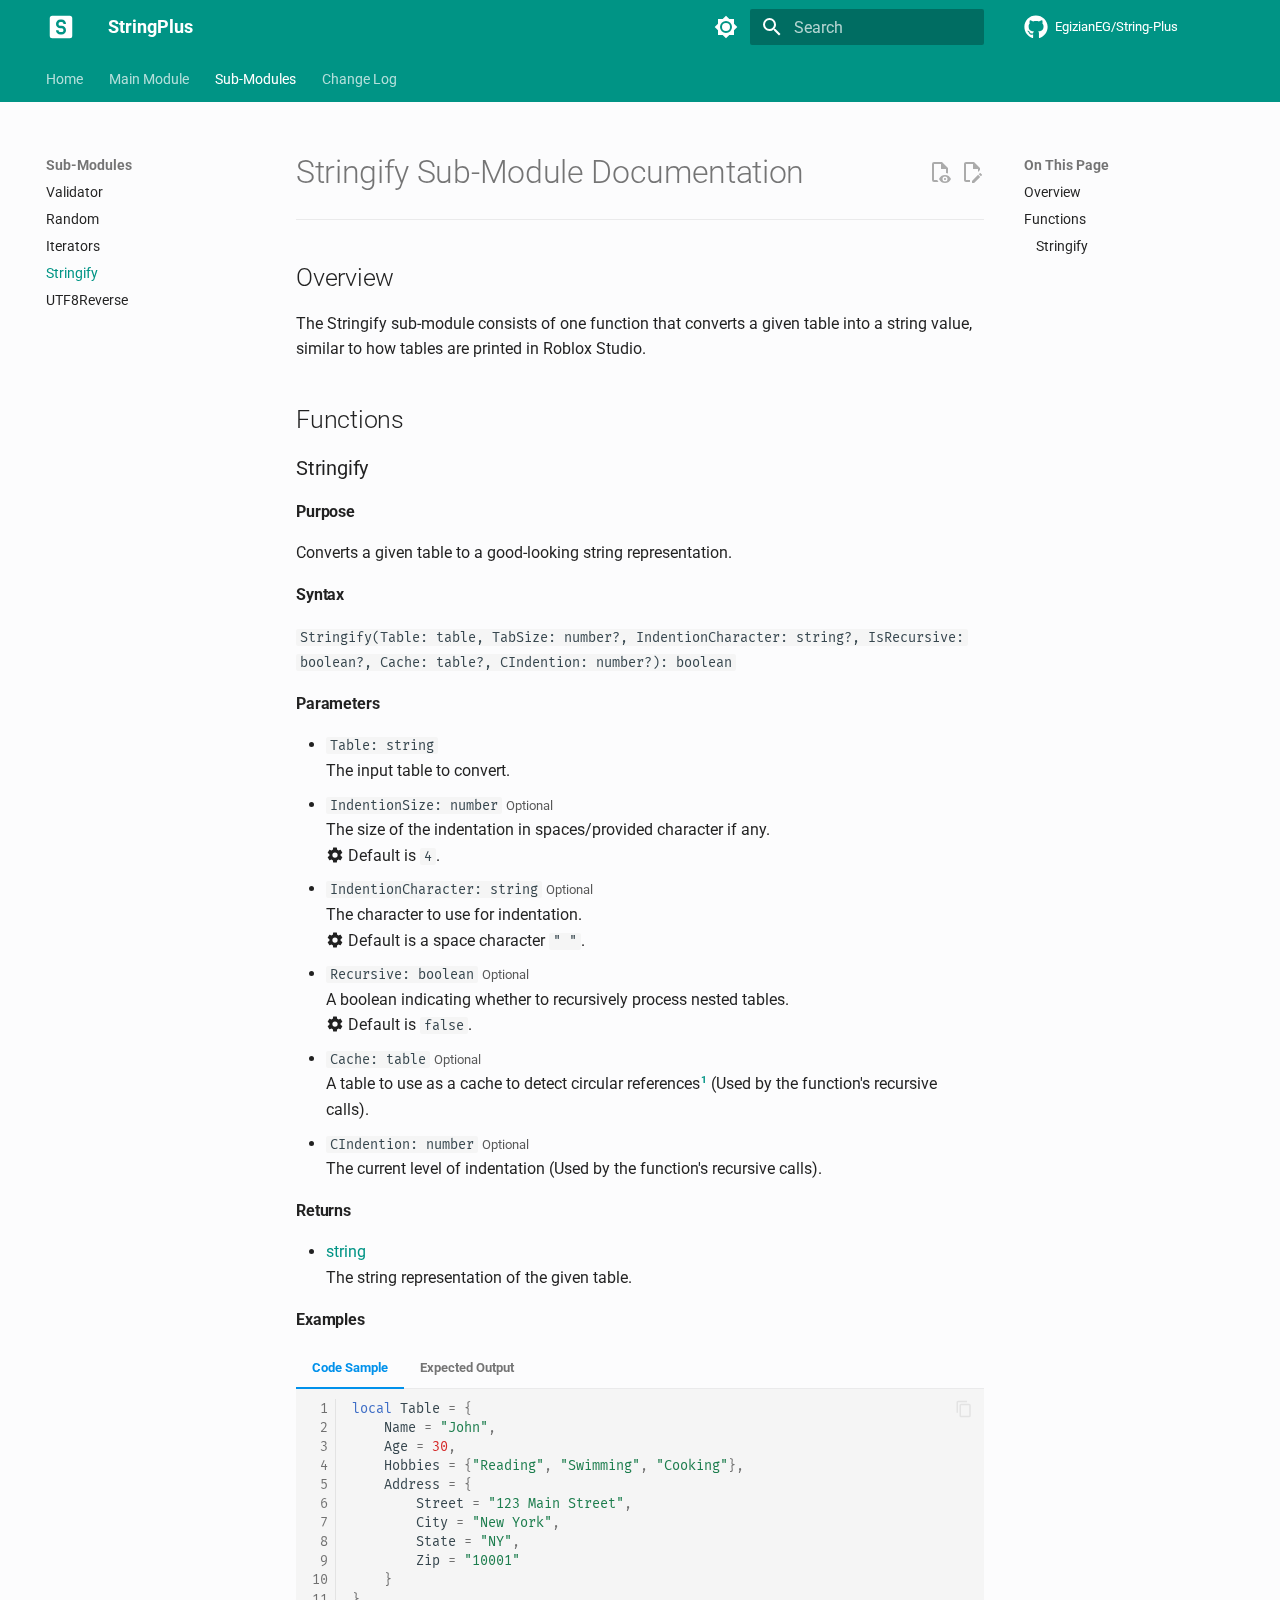
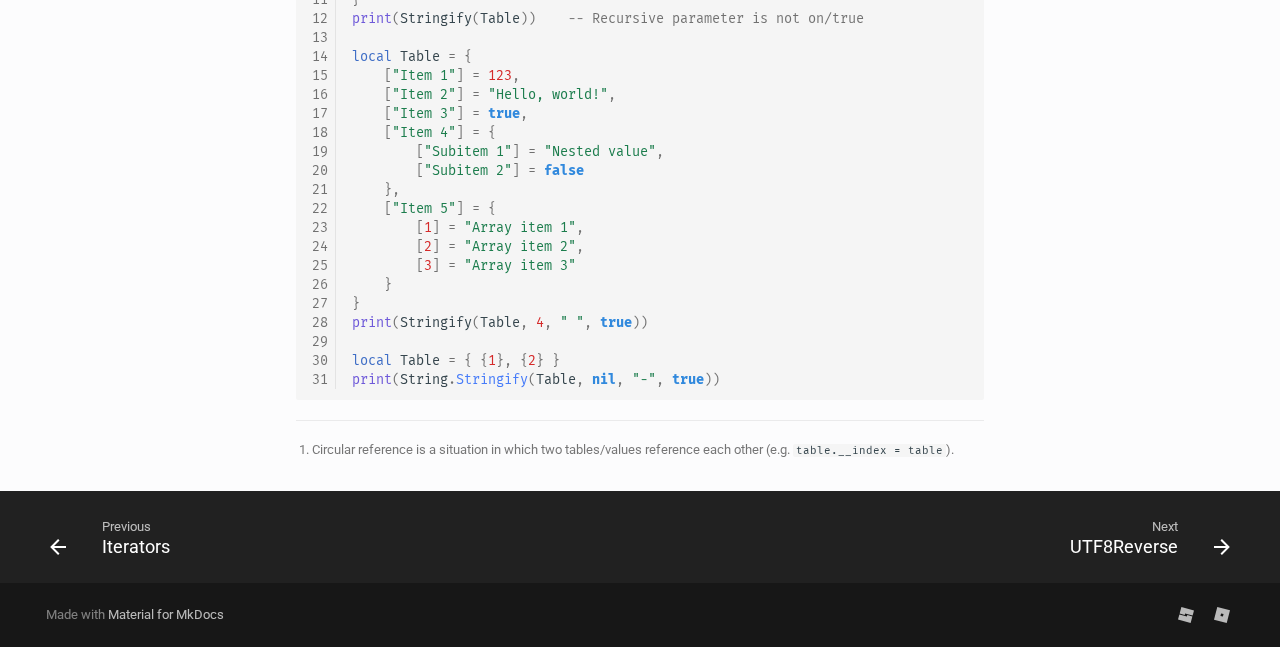
<file: Modules/Stringify/index.html>
<!doctype html><html lang=en class=no-js> <head><meta charset=utf-8><meta name=viewport content="width=device-width,initial-scale=1"><meta name=description content="The Documentation Page for The Stringify Sub-Module"><meta name=author content=@EgizianEG><link href=https://egizianoeg.github.io/String-Plus/Modules/Stringify/ rel=canonical><link href=../Iterators/ rel=prev><link href=../UTF8Reverse/ rel=next><link rel=icon href=../../Images/SiteIcon.png><meta name=generator content="mkdocs-1.4.2, mkdocs-material-9.1.1"><meta name=theme-color media="(prefers-color-scheme: light)" content=#009485><meta name=theme-color media="(prefers-color-scheme: dark)" content=#546D78><title>Stringify - StringPlus</title><link rel=stylesheet href=../../assets/stylesheets/main.402914a4.min.css><link rel=stylesheet href=../../assets/stylesheets/palette.a0c5b2b5.min.css><link rel=preconnect href=https://fonts.gstatic.com crossorigin><link rel=stylesheet href="https://fonts.googleapis.com/css?family=Roboto:300,300i,400,400i,700,700i%7CFira+Mono:400,400i,700,700i&display=fallback"><style>:root{--md-text-font:"Roboto";--md-code-font:"Fira Mono"}</style><link rel=stylesheet href=../../Stylesheets/LightMode.css><link rel=stylesheet href=../../Stylesheets/DarkMode.css><link rel=stylesheet href=../../Stylesheets/Extra.css><link rel=stylesheet href=../../Stylesheets/Icons.css><script>__md_scope=new URL("../..",location),__md_hash=e=>[...e].reduce((e,_)=>(e<<5)-e+_.charCodeAt(0),0),__md_get=(e,_=localStorage,t=__md_scope)=>JSON.parse(_.getItem(t.pathname+"."+e)),__md_set=(e,_,t=localStorage,a=__md_scope)=>{try{t.setItem(a.pathname+"."+e,JSON.stringify(_))}catch(e){}}</script><meta property=og:type content=website><meta property=og:title content="Stringify - StringPlus"><meta property=og:description content="The Documentation Page for The Stringify Sub-Module"><meta property=og:image content=https://egizianoeg.github.io/String-Plus/assets/images/social/Modules/Stringify.png><meta property=og:image:type content=image/png><meta property=og:image:width content=1200><meta property=og:image:height content=630><meta content=https://egizianoeg.github.io/String-Plus/Modules/Stringify/ property=og:url><meta name=twitter:card content=summary_large_image><meta name=twitter:title content="Stringify - StringPlus"><meta name=twitter:description content="The Documentation Page for The Stringify Sub-Module"><meta name=twitter:image content=https://egizianoeg.github.io/String-Plus/assets/images/social/Modules/Stringify.png></head> <body dir=ltr data-md-color-scheme=default data-md-color-primary=teal data-md-color-accent=light-blue> <script>var palette=__md_get("__palette");if(palette&&"object"==typeof palette.color)for(var key of Object.keys(palette.color))document.body.setAttribute("data-md-color-"+key,palette.color[key])</script> <input class=md-toggle data-md-toggle=drawer type=checkbox id=__drawer autocomplete=off> <input class=md-toggle data-md-toggle=search type=checkbox id=__search autocomplete=off> <label class=md-overlay for=__drawer></label> <div data-md-component=skip> <a href=#stringify-sub-module-documentation class=md-skip> Skip to content </a> </div> <div data-md-component=announce> </div> <header class=md-header data-md-component=header> <nav class="md-header__inner md-grid" aria-label=Header> <a href=../.. title=StringPlus class="md-header__button md-logo" aria-label=StringPlus data-md-component=logo> <svg xmlns=http://www.w3.org/2000/svg viewbox="0 0 24 24"><path d="M3 5a2 2 0 0 1 2-2h14a2 2 0 0 1 2 2v14a2 2 0 0 1-2 2H5a2 2 0 0 1-2-2V5m9.5 6h-1A1.5 1.5 0 0 1 10 9.5 1.5 1.5 0 0 1 11.5 8h1A1.5 1.5 0 0 1 14 9.5h2A3.5 3.5 0 0 0 12.5 6h-1A3.5 3.5 0 0 0 8 9.5a3.5 3.5 0 0 0 3.5 3.5h1a1.5 1.5 0 0 1 1.5 1.5 1.5 1.5 0 0 1-1.5 1.5h-1a1.5 1.5 0 0 1-1.5-1.5H8a3.5 3.5 0 0 0 3.5 3.5h1a3.5 3.5 0 0 0 3.5-3.5 3.5 3.5 0 0 0-3.5-3.5Z"/></svg> </a> <label class="md-header__button md-icon" for=__drawer> <svg xmlns=http://www.w3.org/2000/svg viewbox="0 0 24 24"><path d="M3 6h18v2H3V6m0 5h18v2H3v-2m0 5h18v2H3v-2Z"/></svg> </label> <div class=md-header__title data-md-component=header-title> <div class=md-header__ellipsis> <div class=md-header__topic> <span class=md-ellipsis> StringPlus </span> </div> <div class=md-header__topic data-md-component=header-topic> <span class=md-ellipsis> Stringify </span> </div> </div> </div> <form class=md-header__option data-md-component=palette> <input class=md-option data-md-color-media="(prefers-color-scheme: light)" data-md-color-scheme=default data-md-color-primary=teal data-md-color-accent=light-blue aria-label="Light Mode" type=radio name=__palette id=__palette_1> <label class="md-header__button md-icon" title="Light Mode" for=__palette_2 hidden> <svg xmlns=http://www.w3.org/2000/svg viewbox="0 0 24 24"><path d="M12 8a4 4 0 0 0-4 4 4 4 0 0 0 4 4 4 4 0 0 0 4-4 4 4 0 0 0-4-4m0 10a6 6 0 0 1-6-6 6 6 0 0 1 6-6 6 6 0 0 1 6 6 6 6 0 0 1-6 6m8-9.31V4h-4.69L12 .69 8.69 4H4v4.69L.69 12 4 15.31V20h4.69L12 23.31 15.31 20H20v-4.69L23.31 12 20 8.69Z"/></svg> </label> <input class=md-option data-md-color-media="(prefers-color-scheme: dark)" data-md-color-scheme=slate data-md-color-primary=blue-grey data-md-color-accent=light-blue aria-label="Dark Mode" type=radio name=__palette id=__palette_2> <label class="md-header__button md-icon" title="Dark Mode" for=__palette_1 hidden> <svg xmlns=http://www.w3.org/2000/svg viewbox="0 0 24 24"><path d="M12 18c-.89 0-1.74-.2-2.5-.55C11.56 16.5 13 14.42 13 12c0-2.42-1.44-4.5-3.5-5.45C10.26 6.2 11.11 6 12 6a6 6 0 0 1 6 6 6 6 0 0 1-6 6m8-9.31V4h-4.69L12 .69 8.69 4H4v4.69L.69 12 4 15.31V20h4.69L12 23.31 15.31 20H20v-4.69L23.31 12 20 8.69Z"/></svg> </label> </form> <label class="md-header__button md-icon" for=__search> <svg xmlns=http://www.w3.org/2000/svg viewbox="0 0 24 24"><path d="M9.5 3A6.5 6.5 0 0 1 16 9.5c0 1.61-.59 3.09-1.56 4.23l.27.27h.79l5 5-1.5 1.5-5-5v-.79l-.27-.27A6.516 6.516 0 0 1 9.5 16 6.5 6.5 0 0 1 3 9.5 6.5 6.5 0 0 1 9.5 3m0 2C7 5 5 7 5 9.5S7 14 9.5 14 14 12 14 9.5 12 5 9.5 5Z"/></svg> </label> <div class=md-search data-md-component=search role=dialog> <label class=md-search__overlay for=__search></label> <div class=md-search__inner role=search> <form class=md-search__form name=search> <input type=text class=md-search__input name=query aria-label=Search placeholder=Search autocapitalize=off autocorrect=off autocomplete=off spellcheck=false data-md-component=search-query required> <label class="md-search__icon md-icon" for=__search> <svg xmlns=http://www.w3.org/2000/svg viewbox="0 0 24 24"><path d="M9.5 3A6.5 6.5 0 0 1 16 9.5c0 1.61-.59 3.09-1.56 4.23l.27.27h.79l5 5-1.5 1.5-5-5v-.79l-.27-.27A6.516 6.516 0 0 1 9.5 16 6.5 6.5 0 0 1 3 9.5 6.5 6.5 0 0 1 9.5 3m0 2C7 5 5 7 5 9.5S7 14 9.5 14 14 12 14 9.5 12 5 9.5 5Z"/></svg> <svg xmlns=http://www.w3.org/2000/svg viewbox="0 0 24 24"><path d="M20 11v2H8l5.5 5.5-1.42 1.42L4.16 12l7.92-7.92L13.5 5.5 8 11h12Z"/></svg> </label> <nav class=md-search__options aria-label=Search> <a href=javascript:void(0) class="md-search__icon md-icon" title=Share aria-label=Share data-clipboard data-clipboard-text data-md-component=search-share tabindex=-1> <svg xmlns=http://www.w3.org/2000/svg viewbox="0 0 24 24"><path d="M18 16.08c-.76 0-1.44.3-1.96.77L8.91 12.7c.05-.23.09-.46.09-.7 0-.24-.04-.47-.09-.7l7.05-4.11c.54.5 1.25.81 2.04.81a3 3 0 0 0 3-3 3 3 0 0 0-3-3 3 3 0 0 0-3 3c0 .24.04.47.09.7L8.04 9.81C7.5 9.31 6.79 9 6 9a3 3 0 0 0-3 3 3 3 0 0 0 3 3c.79 0 1.5-.31 2.04-.81l7.12 4.15c-.05.21-.08.43-.08.66 0 1.61 1.31 2.91 2.92 2.91 1.61 0 2.92-1.3 2.92-2.91A2.92 2.92 0 0 0 18 16.08Z"/></svg> </a> <button type=reset class="md-search__icon md-icon" title=Clear aria-label=Clear tabindex=-1> <svg xmlns=http://www.w3.org/2000/svg viewbox="0 0 24 24"><path d="M19 6.41 17.59 5 12 10.59 6.41 5 5 6.41 10.59 12 5 17.59 6.41 19 12 13.41 17.59 19 19 17.59 13.41 12 19 6.41Z"/></svg> </button> </nav> <div class=md-search__suggest data-md-component=search-suggest></div> </form> <div class=md-search__output> <div class=md-search__scrollwrap data-md-scrollfix> <div class=md-search-result data-md-component=search-result> <div class=md-search-result__meta> Initializing search </div> <ol class=md-search-result__list role=presentation></ol> </div> </div> </div> </div> </div> <div class=md-header__source> <a href=https://github.com/EgizianoEG/String-Plus title="Go to repository" class=md-source data-md-component=source> <div class="md-source__icon md-icon"> <svg xmlns=http://www.w3.org/2000/svg viewbox="0 0 496 512"><!-- Font Awesome Free 6.3.0 by @fontawesome - https://fontawesome.com License - https://fontawesome.com/license/free (Icons: CC BY 4.0, Fonts: SIL OFL 1.1, Code: MIT License) Copyright 2023 Fonticons, Inc.--><path d="M165.9 397.4c0 2-2.3 3.6-5.2 3.6-3.3.3-5.6-1.3-5.6-3.6 0-2 2.3-3.6 5.2-3.6 3-.3 5.6 1.3 5.6 3.6zm-31.1-4.5c-.7 2 1.3 4.3 4.3 4.9 2.6 1 5.6 0 6.2-2s-1.3-4.3-4.3-5.2c-2.6-.7-5.5.3-6.2 2.3zm44.2-1.7c-2.9.7-4.9 2.6-4.6 4.9.3 2 2.9 3.3 5.9 2.6 2.9-.7 4.9-2.6 4.6-4.6-.3-1.9-3-3.2-5.9-2.9zM244.8 8C106.1 8 0 113.3 0 252c0 110.9 69.8 205.8 169.5 239.2 12.8 2.3 17.3-5.6 17.3-12.1 0-6.2-.3-40.4-.3-61.4 0 0-70 15-84.7-29.8 0 0-11.4-29.1-27.8-36.6 0 0-22.9-15.7 1.6-15.4 0 0 24.9 2 38.6 25.8 21.9 38.6 58.6 27.5 72.9 20.9 2.3-16 8.8-27.1 16-33.7-55.9-6.2-112.3-14.3-112.3-110.5 0-27.5 7.6-41.3 23.6-58.9-2.6-6.5-11.1-33.3 2.6-67.9 20.9-6.5 69 27 69 27 20-5.6 41.5-8.5 62.8-8.5s42.8 2.9 62.8 8.5c0 0 48.1-33.6 69-27 13.7 34.7 5.2 61.4 2.6 67.9 16 17.7 25.8 31.5 25.8 58.9 0 96.5-58.9 104.2-114.8 110.5 9.2 7.9 17 22.9 17 46.4 0 33.7-.3 75.4-.3 83.6 0 6.5 4.6 14.4 17.3 12.1C428.2 457.8 496 362.9 496 252 496 113.3 383.5 8 244.8 8zM97.2 352.9c-1.3 1-1 3.3.7 5.2 1.6 1.6 3.9 2.3 5.2 1 1.3-1 1-3.3-.7-5.2-1.6-1.6-3.9-2.3-5.2-1zm-10.8-8.1c-.7 1.3.3 2.9 2.3 3.9 1.6 1 3.6.7 4.3-.7.7-1.3-.3-2.9-2.3-3.9-2-.6-3.6-.3-4.3.7zm32.4 35.6c-1.6 1.3-1 4.3 1.3 6.2 2.3 2.3 5.2 2.6 6.5 1 1.3-1.3.7-4.3-1.3-6.2-2.2-2.3-5.2-2.6-6.5-1zm-11.4-14.7c-1.6 1-1.6 3.6 0 5.9 1.6 2.3 4.3 3.3 5.6 2.3 1.6-1.3 1.6-3.9 0-6.2-1.4-2.3-4-3.3-5.6-2z"/></svg> </div> <div class=md-source__repository> EgizianEG/String-Plus </div> </a> </div> </nav> </header> <div class=md-container data-md-component=container> <nav class=md-tabs aria-label=Tabs data-md-component=tabs> <div class=md-grid> <ul class=md-tabs__list> <li class=md-tabs__item> <a href=../.. class=md-tabs__link> Home </a> </li> <li class=md-tabs__item> <a href=../MainModule/ class=md-tabs__link> Main Module </a> </li> <li class=md-tabs__item> <a href=../Validator/ class="md-tabs__link md-tabs__link--active"> Sub-Modules </a> </li> <li class=md-tabs__item> <a href=../../ChangeLog/ class=md-tabs__link> Change Log </a> </li> </ul> </div> </nav> <main class=md-main data-md-component=main> <div class="md-main__inner md-grid"> <div class="md-sidebar md-sidebar--primary" data-md-component=sidebar data-md-type=navigation> <div class=md-sidebar__scrollwrap> <div class=md-sidebar__inner> <nav class="md-nav md-nav--primary md-nav--lifted" aria-label=Navigation data-md-level=0> <label class=md-nav__title for=__drawer> <a href=../.. title=StringPlus class="md-nav__button md-logo" aria-label=StringPlus data-md-component=logo> <svg xmlns=http://www.w3.org/2000/svg viewbox="0 0 24 24"><path d="M3 5a2 2 0 0 1 2-2h14a2 2 0 0 1 2 2v14a2 2 0 0 1-2 2H5a2 2 0 0 1-2-2V5m9.5 6h-1A1.5 1.5 0 0 1 10 9.5 1.5 1.5 0 0 1 11.5 8h1A1.5 1.5 0 0 1 14 9.5h2A3.5 3.5 0 0 0 12.5 6h-1A3.5 3.5 0 0 0 8 9.5a3.5 3.5 0 0 0 3.5 3.5h1a1.5 1.5 0 0 1 1.5 1.5 1.5 1.5 0 0 1-1.5 1.5h-1a1.5 1.5 0 0 1-1.5-1.5H8a3.5 3.5 0 0 0 3.5 3.5h1a3.5 3.5 0 0 0 3.5-3.5 3.5 3.5 0 0 0-3.5-3.5Z"/></svg> </a> StringPlus </label> <div class=md-nav__source> <a href=https://github.com/EgizianoEG/String-Plus title="Go to repository" class=md-source data-md-component=source> <div class="md-source__icon md-icon"> <svg xmlns=http://www.w3.org/2000/svg viewbox="0 0 496 512"><!-- Font Awesome Free 6.3.0 by @fontawesome - https://fontawesome.com License - https://fontawesome.com/license/free (Icons: CC BY 4.0, Fonts: SIL OFL 1.1, Code: MIT License) Copyright 2023 Fonticons, Inc.--><path d="M165.9 397.4c0 2-2.3 3.6-5.2 3.6-3.3.3-5.6-1.3-5.6-3.6 0-2 2.3-3.6 5.2-3.6 3-.3 5.6 1.3 5.6 3.6zm-31.1-4.5c-.7 2 1.3 4.3 4.3 4.9 2.6 1 5.6 0 6.2-2s-1.3-4.3-4.3-5.2c-2.6-.7-5.5.3-6.2 2.3zm44.2-1.7c-2.9.7-4.9 2.6-4.6 4.9.3 2 2.9 3.3 5.9 2.6 2.9-.7 4.9-2.6 4.6-4.6-.3-1.9-3-3.2-5.9-2.9zM244.8 8C106.1 8 0 113.3 0 252c0 110.9 69.8 205.8 169.5 239.2 12.8 2.3 17.3-5.6 17.3-12.1 0-6.2-.3-40.4-.3-61.4 0 0-70 15-84.7-29.8 0 0-11.4-29.1-27.8-36.6 0 0-22.9-15.7 1.6-15.4 0 0 24.9 2 38.6 25.8 21.9 38.6 58.6 27.5 72.9 20.9 2.3-16 8.8-27.1 16-33.7-55.9-6.2-112.3-14.3-112.3-110.5 0-27.5 7.6-41.3 23.6-58.9-2.6-6.5-11.1-33.3 2.6-67.9 20.9-6.5 69 27 69 27 20-5.6 41.5-8.5 62.8-8.5s42.8 2.9 62.8 8.5c0 0 48.1-33.6 69-27 13.7 34.7 5.2 61.4 2.6 67.9 16 17.7 25.8 31.5 25.8 58.9 0 96.5-58.9 104.2-114.8 110.5 9.2 7.9 17 22.9 17 46.4 0 33.7-.3 75.4-.3 83.6 0 6.5 4.6 14.4 17.3 12.1C428.2 457.8 496 362.9 496 252 496 113.3 383.5 8 244.8 8zM97.2 352.9c-1.3 1-1 3.3.7 5.2 1.6 1.6 3.9 2.3 5.2 1 1.3-1 1-3.3-.7-5.2-1.6-1.6-3.9-2.3-5.2-1zm-10.8-8.1c-.7 1.3.3 2.9 2.3 3.9 1.6 1 3.6.7 4.3-.7.7-1.3-.3-2.9-2.3-3.9-2-.6-3.6-.3-4.3.7zm32.4 35.6c-1.6 1.3-1 4.3 1.3 6.2 2.3 2.3 5.2 2.6 6.5 1 1.3-1.3.7-4.3-1.3-6.2-2.2-2.3-5.2-2.6-6.5-1zm-11.4-14.7c-1.6 1-1.6 3.6 0 5.9 1.6 2.3 4.3 3.3 5.6 2.3 1.6-1.3 1.6-3.9 0-6.2-1.4-2.3-4-3.3-5.6-2z"/></svg> </div> <div class=md-source__repository> EgizianEG/String-Plus </div> </a> </div> <ul class=md-nav__list data-md-scrollfix> <li class=md-nav__item> <a href=../.. class=md-nav__link> Home </a> </li> <li class=md-nav__item> <a href=../MainModule/ class=md-nav__link> Main Module </a> </li> <li class="md-nav__item md-nav__item--active md-nav__item--nested"> <input class="md-nav__toggle md-toggle " type=checkbox id=__nav_3 checked> <label class=md-nav__link for=__nav_3 id=__nav_3_label tabindex=0> Sub-Modules <span class="md-nav__icon md-icon"></span> </label> <nav class=md-nav data-md-level=1 aria-labelledby=__nav_3_label aria-expanded=true> <label class=md-nav__title for=__nav_3> <span class="md-nav__icon md-icon"></span> Sub-Modules </label> <ul class=md-nav__list data-md-scrollfix> <li class=md-nav__item> <a href=../Validator/ class=md-nav__link> Validator </a> </li> <li class=md-nav__item> <a href=../Random/ class=md-nav__link> Random </a> </li> <li class=md-nav__item> <a href=../Iterators/ class=md-nav__link> Iterators </a> </li> <li class="md-nav__item md-nav__item--active"> <input class="md-nav__toggle md-toggle" type=checkbox id=__toc> <label class="md-nav__link md-nav__link--active" for=__toc> Stringify <span class="md-nav__icon md-icon"></span> </label> <a href=./ class="md-nav__link md-nav__link--active"> Stringify </a> <nav class="md-nav md-nav--secondary" aria-label="On This Page"> <label class=md-nav__title for=__toc> <span class="md-nav__icon md-icon"></span> On This Page </label> <ul class=md-nav__list data-md-component=toc data-md-scrollfix> <li class=md-nav__item> <a href=#overview class=md-nav__link> Overview </a> </li> <li class=md-nav__item> <a href=#functions class=md-nav__link> Functions </a> <nav class=md-nav aria-label=Functions> <ul class=md-nav__list> <li class=md-nav__item> <a href=#stringify class=md-nav__link> Stringify </a> </li> </ul> </nav> </li> </ul> </nav> </li> <li class=md-nav__item> <a href=../UTF8Reverse/ class=md-nav__link> UTF8Reverse </a> </li> </ul> </nav> </li> <li class=md-nav__item> <a href=../../ChangeLog/ class=md-nav__link> Change Log </a> </li> </ul> </nav> </div> </div> </div> <div class="md-sidebar md-sidebar--secondary" data-md-component=sidebar data-md-type=toc> <div class=md-sidebar__scrollwrap> <div class=md-sidebar__inner> <nav class="md-nav md-nav--secondary" aria-label="On This Page"> <label class=md-nav__title for=__toc> <span class="md-nav__icon md-icon"></span> On This Page </label> <ul class=md-nav__list data-md-component=toc data-md-scrollfix> <li class=md-nav__item> <a href=#overview class=md-nav__link> Overview </a> </li> <li class=md-nav__item> <a href=#functions class=md-nav__link> Functions </a> <nav class=md-nav aria-label=Functions> <ul class=md-nav__list> <li class=md-nav__item> <a href=#stringify class=md-nav__link> Stringify </a> </li> </ul> </nav> </li> </ul> </nav> </div> </div> </div> <div class=md-content data-md-component=content> <article class="md-content__inner md-typeset"> <a href=https://github.com/EgizianoEG/String-Plus/edit/master/docs/Modules/Stringify.md title="Edit this page" class="md-content__button md-icon"> <svg xmlns=http://www.w3.org/2000/svg viewbox="0 0 24 24"><path d="M10 20H6V4h7v5h5v3.1l2-2V8l-6-6H6c-1.1 0-2 .9-2 2v16c0 1.1.9 2 2 2h4v-2m10.2-7c.1 0 .3.1.4.2l1.3 1.3c.2.2.2.6 0 .8l-1 1-2.1-2.1 1-1c.1-.1.2-.2.4-.2m0 3.9L14.1 23H12v-2.1l6.1-6.1 2.1 2.1Z"/></svg> </a> <a href=https://github.com/EgizianoEG/String-Plus/raw/master/docs/Modules/Stringify.md title="View source of this page" class="md-content__button md-icon"> <svg xmlns=http://www.w3.org/2000/svg viewbox="0 0 24 24"><path d="M17 18c.56 0 1 .44 1 1s-.44 1-1 1-1-.44-1-1 .44-1 1-1m0-3c-2.73 0-5.06 1.66-6 4 .94 2.34 3.27 4 6 4s5.06-1.66 6-4c-.94-2.34-3.27-4-6-4m0 6.5a2.5 2.5 0 0 1-2.5-2.5 2.5 2.5 0 0 1 2.5-2.5 2.5 2.5 0 0 1 2.5 2.5 2.5 2.5 0 0 1-2.5 2.5M9.27 20H6V4h7v5h5v4.07c.7.08 1.36.25 2 .49V8l-6-6H6a2 2 0 0 0-2 2v16a2 2 0 0 0 2 2h4.5a8.15 8.15 0 0 1-1.23-2Z"/></svg> </a> <h1 id=stringify-sub-module-documentation>Stringify Sub-Module Documentation<a class=headerlink href=#stringify-sub-module-documentation title="Anchor Link">⚓︎</a></h1> <hr class=md-page-heading-separator> <h2 id=overview>Overview<a class=headerlink href=#overview title="Anchor Link">⚓︎</a></h2> <p>The Stringify sub-module consists of one function that converts a given table into a string value, similar to how tables are printed in Roblox Studio.</p> <h2 id=functions>Functions<a class=headerlink href=#functions title="Anchor Link">⚓︎</a></h2> <h3 id=stringify>Stringify<a class=headerlink href=#stringify title="Anchor Link">⚓︎</a></h3> <h4 id=stringify-purpose>Purpose<a class=headerlink href=#stringify-purpose title="Anchor Link">⚓︎</a></h4> <p>Converts a given table to a good-looking string representation.</p> <h4 id=stringify-syntax>Syntax<a class=headerlink href=#stringify-syntax title="Anchor Link">⚓︎</a></h4> <p><code>Stringify(Table: table, TabSize: number?, IndentionCharacter: string?, IsRecursive: boolean?, Cache: table?, CIndention: number?): boolean</code></p> <h4 id=stringify-purpose>Parameters<a class=headerlink href=#stringify-purpose title="Anchor Link">⚓︎</a></h4> <ul> <li><code>Table: string</code> <br> The input table to convert.</li> <li><code>IndentionSize: number</code> <small>Optional</small><br> The size of the indentation in spaces/provided character if any. <br> <span class=twemoji><svg xmlns=http://www.w3.org/2000/svg viewbox="0 0 24 24"><path d="M12 15.5A3.5 3.5 0 0 1 8.5 12 3.5 3.5 0 0 1 12 8.5a3.5 3.5 0 0 1 3.5 3.5 3.5 3.5 0 0 1-3.5 3.5m7.43-2.53c.04-.32.07-.64.07-.97 0-.33-.03-.66-.07-1l2.11-1.63c.19-.15.24-.42.12-.64l-2-3.46c-.12-.22-.39-.31-.61-.22l-2.49 1c-.52-.39-1.06-.73-1.69-.98l-.37-2.65A.506.506 0 0 0 14 2h-4c-.25 0-.46.18-.5.42l-.37 2.65c-.63.25-1.17.59-1.69.98l-2.49-1c-.22-.09-.49 0-.61.22l-2 3.46c-.13.22-.07.49.12.64L4.57 11c-.04.34-.07.67-.07 1 0 .33.03.65.07.97l-2.11 1.66c-.19.15-.25.42-.12.64l2 3.46c.12.22.39.3.61.22l2.49-1.01c.52.4 1.06.74 1.69.99l.37 2.65c.04.24.25.42.5.42h4c.25 0 .46-.18.5-.42l.37-2.65c.63-.26 1.17-.59 1.69-.99l2.49 1.01c.22.08.49 0 .61-.22l2-3.46c.12-.22.07-.49-.12-.64l-2.11-1.66Z"/></svg></span> Default is <code>4</code>.</li> <li><code>IndentionCharacter: string</code> <small>Optional</small> <br> The character to use for indentation. <br> <span class=twemoji><svg xmlns=http://www.w3.org/2000/svg viewbox="0 0 24 24"><path d="M12 15.5A3.5 3.5 0 0 1 8.5 12 3.5 3.5 0 0 1 12 8.5a3.5 3.5 0 0 1 3.5 3.5 3.5 3.5 0 0 1-3.5 3.5m7.43-2.53c.04-.32.07-.64.07-.97 0-.33-.03-.66-.07-1l2.11-1.63c.19-.15.24-.42.12-.64l-2-3.46c-.12-.22-.39-.31-.61-.22l-2.49 1c-.52-.39-1.06-.73-1.69-.98l-.37-2.65A.506.506 0 0 0 14 2h-4c-.25 0-.46.18-.5.42l-.37 2.65c-.63.25-1.17.59-1.69.98l-2.49-1c-.22-.09-.49 0-.61.22l-2 3.46c-.13.22-.07.49.12.64L4.57 11c-.04.34-.07.67-.07 1 0 .33.03.65.07.97l-2.11 1.66c-.19.15-.25.42-.12.64l2 3.46c.12.22.39.3.61.22l2.49-1.01c.52.4 1.06.74 1.69.99l.37 2.65c.04.24.25.42.5.42h4c.25 0 .46-.18.5-.42l.37-2.65c.63-.26 1.17-.59 1.69-.99l2.49 1.01c.22.08.49 0 .61-.22l2-3.46c.12-.22.07-.49-.12-.64l-2.11-1.66Z"/></svg></span> Default is a space character <code>" "</code>.</li> <li><code>Recursive: boolean</code> <small>Optional</small> <br> A boolean indicating whether to recursively process nested tables. <br> <span class=twemoji><svg xmlns=http://www.w3.org/2000/svg viewbox="0 0 24 24"><path d="M12 15.5A3.5 3.5 0 0 1 8.5 12 3.5 3.5 0 0 1 12 8.5a3.5 3.5 0 0 1 3.5 3.5 3.5 3.5 0 0 1-3.5 3.5m7.43-2.53c.04-.32.07-.64.07-.97 0-.33-.03-.66-.07-1l2.11-1.63c.19-.15.24-.42.12-.64l-2-3.46c-.12-.22-.39-.31-.61-.22l-2.49 1c-.52-.39-1.06-.73-1.69-.98l-.37-2.65A.506.506 0 0 0 14 2h-4c-.25 0-.46.18-.5.42l-.37 2.65c-.63.25-1.17.59-1.69.98l-2.49-1c-.22-.09-.49 0-.61.22l-2 3.46c-.13.22-.07.49.12.64L4.57 11c-.04.34-.07.67-.07 1 0 .33.03.65.07.97l-2.11 1.66c-.19.15-.25.42-.12.64l2 3.46c.12.22.39.3.61.22l2.49-1.01c.52.4 1.06.74 1.69.99l.37 2.65c.04.24.25.42.5.42h4c.25 0 .46-.18.5-.42l.37-2.65c.63-.26 1.17-.59 1.69-.99l2.49 1.01c.22.08.49 0 .61-.22l2-3.46c.12-.22.07-.49-.12-.64l-2.11-1.66Z"/></svg></span> Default is <code>false</code>.</li> <li><code>Cache: table</code> <small>Optional</small> <br> A table to use as a cache to detect circular references<sup id=fnref:1><a class=footnote-ref href=#fn:1>1</a></sup> (Used by the function's recursive calls).</li> <li><code>CIndention: number</code> <small>Optional</small> <br> The current level of indentation (Used by the function's recursive calls).</li> </ul> <h4 id=stringify-returns>Returns<a class=headerlink href=#stringify-returns title="Anchor Link">⚓︎</a></h4> <ul> <li><a href=https://create.roblox.com/docs/scripting/luau/strings target=_blank>string</a> <br> The string representation of the given table.</li> </ul> <h4 id=stringify-examples>Examples<a class=headerlink href=#stringify-examples title="Anchor Link">⚓︎</a></h4> <div class="tabbed-set tabbed-alternate" data-tabs=1:2><input checked=checked id=__tabbed_1_1 name=__tabbed_1 type=radio><input id=__tabbed_1_2 name=__tabbed_1 type=radio><div class=tabbed-labels><label for=__tabbed_1_1>Code Sample</label><label for=__tabbed_1_2>Expected Output</label></div> <div class=tabbed-content> <div class=tabbed-block> <div class=highlight><table class=highlighttable><tr><td class=linenos><div class=linenodiv><pre><span></span><span class=normal> 1</span>
<span class=normal> 2</span>
<span class=normal> 3</span>
<span class=normal> 4</span>
<span class=normal> 5</span>
<span class=normal> 6</span>
<span class=normal> 7</span>
<span class=normal> 8</span>
<span class=normal> 9</span>
<span class=normal>10</span>
<span class=normal>11</span>
<span class=normal>12</span>
<span class=normal>13</span>
<span class=normal>14</span>
<span class=normal>15</span>
<span class=normal>16</span>
<span class=normal>17</span>
<span class=normal>18</span>
<span class=normal>19</span>
<span class=normal>20</span>
<span class=normal>21</span>
<span class=normal>22</span>
<span class=normal>23</span>
<span class=normal>24</span>
<span class=normal>25</span>
<span class=normal>26</span>
<span class=normal>27</span>
<span class=normal>28</span>
<span class=normal>29</span>
<span class=normal>30</span>
<span class=normal>31</span></pre></div></td><td class=code><div><pre><span></span><code><span class=kd>local</span> <span class=n>Table</span> <span class=o>=</span> <span class=p>{</span>
    <span class=n>Name</span> <span class=o>=</span> <span class=s2>&quot;John&quot;</span><span class=p>,</span>
    <span class=n>Age</span> <span class=o>=</span> <span class=mi>30</span><span class=p>,</span>
    <span class=n>Hobbies</span> <span class=o>=</span> <span class=p>{</span><span class=s2>&quot;Reading&quot;</span><span class=p>,</span> <span class=s2>&quot;Swimming&quot;</span><span class=p>,</span> <span class=s2>&quot;Cooking&quot;</span><span class=p>},</span>
    <span class=n>Address</span> <span class=o>=</span> <span class=p>{</span>
        <span class=n>Street</span> <span class=o>=</span> <span class=s2>&quot;123 Main Street&quot;</span><span class=p>,</span>
        <span class=n>City</span> <span class=o>=</span> <span class=s2>&quot;New York&quot;</span><span class=p>,</span>
        <span class=n>State</span> <span class=o>=</span> <span class=s2>&quot;NY&quot;</span><span class=p>,</span>
        <span class=n>Zip</span> <span class=o>=</span> <span class=s2>&quot;10001&quot;</span>
    <span class=p>}</span>
<span class=p>}</span>
<span class=nb>print</span><span class=p>(</span><span class=n>Stringify</span><span class=p>(</span><span class=n>Table</span><span class=p>))</span>    <span class=c1>-- Recursive parameter is not on/true</span>

<span class=kd>local</span> <span class=n>Table</span> <span class=o>=</span> <span class=p>{</span>
    <span class=p>[</span><span class=s2>&quot;Item 1&quot;</span><span class=p>]</span> <span class=o>=</span> <span class=mi>123</span><span class=p>,</span>
    <span class=p>[</span><span class=s2>&quot;Item 2&quot;</span><span class=p>]</span> <span class=o>=</span> <span class=s2>&quot;Hello, world!&quot;</span><span class=p>,</span>
    <span class=p>[</span><span class=s2>&quot;Item 3&quot;</span><span class=p>]</span> <span class=o>=</span> <span class=kc>true</span><span class=p>,</span>
    <span class=p>[</span><span class=s2>&quot;Item 4&quot;</span><span class=p>]</span> <span class=o>=</span> <span class=p>{</span>
        <span class=p>[</span><span class=s2>&quot;Subitem 1&quot;</span><span class=p>]</span> <span class=o>=</span> <span class=s2>&quot;Nested value&quot;</span><span class=p>,</span>
        <span class=p>[</span><span class=s2>&quot;Subitem 2&quot;</span><span class=p>]</span> <span class=o>=</span> <span class=kc>false</span>
    <span class=p>},</span>
    <span class=p>[</span><span class=s2>&quot;Item 5&quot;</span><span class=p>]</span> <span class=o>=</span> <span class=p>{</span>
        <span class=p>[</span><span class=mi>1</span><span class=p>]</span> <span class=o>=</span> <span class=s2>&quot;Array item 1&quot;</span><span class=p>,</span>
        <span class=p>[</span><span class=mi>2</span><span class=p>]</span> <span class=o>=</span> <span class=s2>&quot;Array item 2&quot;</span><span class=p>,</span>
        <span class=p>[</span><span class=mi>3</span><span class=p>]</span> <span class=o>=</span> <span class=s2>&quot;Array item 3&quot;</span>
    <span class=p>}</span>
<span class=p>}</span>
<span class=nb>print</span><span class=p>(</span><span class=n>Stringify</span><span class=p>(</span><span class=n>Table</span><span class=p>,</span> <span class=mi>4</span><span class=p>,</span> <span class=s2>&quot; &quot;</span><span class=p>,</span> <span class=kc>true</span><span class=p>))</span>

<span class=kd>local</span> <span class=n>Table</span> <span class=o>=</span> <span class=p>{</span> <span class=p>{</span><span class=mi>1</span><span class=p>},</span> <span class=p>{</span><span class=mi>2</span><span class=p>}</span> <span class=p>}</span>
<span class=nb>print</span><span class=p>(</span><span class=n>String</span><span class=p>.</span><span class=n>Stringify</span><span class=p>(</span><span class=n>Table</span><span class=p>,</span> <span class=kc>nil</span><span class=p>,</span> <span class=s2>&quot;-&quot;</span><span class=p>,</span> <span class=kc>true</span><span class=p>))</span>
</code></pre></div></td></tr></table></div> </div> <div class=tabbed-block> <div class=highlight><table class=highlighttable><tr><td class=linenos><div class=linenodiv><pre><span></span><span class=normal> 1</span>
<span class=normal> 2</span>
<span class=normal> 3</span>
<span class=normal> 4</span>
<span class=normal> 5</span>
<span class=normal> 6</span>
<span class=normal> 7</span>
<span class=normal> 8</span>
<span class=normal> 9</span>
<span class=normal>10</span>
<span class=normal>11</span>
<span class=normal>12</span>
<span class=normal>13</span>
<span class=normal>14</span>
<span class=normal>15</span>
<span class=normal>16</span>
<span class=normal>17</span>
<span class=normal>18</span>
<span class=normal>19</span>
<span class=normal>20</span>
<span class=normal>21</span>
<span class=normal>22</span>
<span class=normal>23</span>
<span class=normal>24</span>
<span class=normal>25</span>
<span class=normal>26</span>
<span class=normal>27</span>
<span class=normal>28</span></pre></div></td><td class=code><div><pre><span></span><code><span class=p>{</span>
    <span class=p>[</span><span class=s2>&quot;Address&quot;</span><span class=p>]</span> <span class=o>=</span> <span class=n>table</span><span class=p>:</span> <span class=mh>0x8721c752aabb7911</span><span class=p>,</span>
    <span class=p>[</span><span class=s2>&quot;Age&quot;</span><span class=p>]</span> <span class=o>=</span> <span class=mi>30</span><span class=p>,</span>
    <span class=p>[</span><span class=s2>&quot;Name&quot;</span><span class=p>]</span> <span class=o>=</span> <span class=s2>&quot;John&quot;</span><span class=p>,</span>
    <span class=p>[</span><span class=s2>&quot;Hobbies&quot;</span><span class=p>]</span> <span class=o>=</span> <span class=n>table</span><span class=p>:</span> <span class=mh>0x497b292a40db2041</span>
<span class=p>}</span>
<span class=p>{</span>
    <span class=p>[</span><span class=s2>&quot;Item 1&quot;</span><span class=p>]</span> <span class=o>=</span> <span class=mi>123</span><span class=p>,</span>
    <span class=p>[</span><span class=s2>&quot;Item 2&quot;</span><span class=p>]</span> <span class=o>=</span> <span class=s2>&quot;Hello, world!&quot;</span><span class=p>,</span>
    <span class=p>[</span><span class=s2>&quot;Item 5&quot;</span><span class=p>]</span> <span class=o>=</span> <span class=p>{</span>
        <span class=p>[</span><span class=mi>1</span><span class=p>]</span> <span class=o>=</span> <span class=s2>&quot;Array item 1&quot;</span><span class=p>,</span>
        <span class=p>[</span><span class=mi>2</span><span class=p>]</span> <span class=o>=</span> <span class=s2>&quot;Array item 2&quot;</span><span class=p>,</span>
        <span class=p>[</span><span class=mi>3</span><span class=p>]</span> <span class=o>=</span> <span class=s2>&quot;Array item 3&quot;</span>
    <span class=p>},</span>
    <span class=p>[</span><span class=s2>&quot;Item 4&quot;</span><span class=p>]</span> <span class=o>=</span> <span class=p>{</span>
        <span class=p>[</span><span class=s2>&quot;Subitem 2&quot;</span><span class=p>]</span> <span class=o>=</span> <span class=kc>false</span><span class=p>,</span>
        <span class=p>[</span><span class=s2>&quot;Subitem 1&quot;</span><span class=p>]</span> <span class=o>=</span> <span class=s2>&quot;Nested value&quot;</span>
    <span class=p>},</span>
    <span class=p>[</span><span class=s2>&quot;Item 3&quot;</span><span class=p>]</span> <span class=o>=</span> <span class=kc>true</span>
<span class=p>}</span>
<span class=p>{</span>
<span class=c1>----[&quot;1&quot;] = {</span>
<span class=c1>--------[1] = 1</span>
<span class=c1>----},</span>
<span class=c1>----[&quot;2&quot;] = {</span>
<span class=c1>--------[1] = 2</span>
<span class=c1>----}</span>
<span class=p>}</span>
</code></pre></div></td></tr></table></div> </div> </div> </div> <div class=footnote> <hr> <ol> <li id=fn:1> <p>Circular reference is a situation in which two tables/values reference each other (e.g. <code>table.__index = table</code>).&#160;<a class=footnote-backref href=#fnref:1 title="Jump back to footnote 1 in the text">&#8617;</a></p> </li> </ol> </div> </article> </div> </div> <a href=# class="md-top md-icon" data-md-component=top hidden> <svg xmlns=http://www.w3.org/2000/svg viewbox="0 0 24 24"><path d="M13 20h-2V8l-5.5 5.5-1.42-1.42L12 4.16l7.92 7.92-1.42 1.42L13 8v12Z"/></svg> Back to top </a> </main> <footer class=md-footer> <nav class="md-footer__inner md-grid" aria-label=Footer> <a href=../Iterators/ class="md-footer__link md-footer__link--prev" aria-label="Previous: Iterators" rel=prev> <div class="md-footer__button md-icon"> <svg xmlns=http://www.w3.org/2000/svg viewbox="0 0 24 24"><path d="M20 11v2H8l5.5 5.5-1.42 1.42L4.16 12l7.92-7.92L13.5 5.5 8 11h12Z"/></svg> </div> <div class=md-footer__title> <div class=md-ellipsis> <span class=md-footer__direction> Previous </span> Iterators </div> </div> </a> <a href=../UTF8Reverse/ class="md-footer__link md-footer__link--next" aria-label="Next: UTF8Reverse" rel=next> <div class=md-footer__title> <div class=md-ellipsis> <span class=md-footer__direction> Next </span> UTF8Reverse </div> </div> <div class="md-footer__button md-icon"> <svg xmlns=http://www.w3.org/2000/svg viewbox="0 0 24 24"><path d="M4 11v2h12l-5.5 5.5 1.42 1.42L19.84 12l-7.92-7.92L10.5 5.5 16 11H4Z"/></svg> </div> </a> </nav> <div class="md-footer-meta md-typeset"> <div class="md-footer-meta__inner md-grid"> <div class=md-copyright> Made with <a href=https://squidfunk.github.io/mkdocs-material/ target=_blank rel=noopener> Material for MkDocs </a> </div> <div class=md-social> <a href=https://devforum.roblox.com/t/2094017 target=_blank rel=noopener title="DevForum Topic" class="md-social__link devforum-topic"> <svg xmlns=http://www.w3.org/2000/svg viewbox="0 0 463.18 463.06" xmlns:v=https://vecta.io/nano><path d="M98.09 0l365.09 97.83-39.52 147.47L206.07 187l-11.15 41.61-147.5-39.52zm267 463.06L0 365.24l39.52-147.48 217.59 58.3 11.15-41.61L415.76 274z"/></svg> </a> <a href=https://www.roblox.com/library/11868937809 target=_blank rel=noopener title="Roblox Model" class="md-social__link roblox-model"> <svg xmlns=http://www.w3.org/2000/svg viewbox="0 0 24 24"><path d="m13.383 14.341-3.726-.958.959-3.726 3.726.959-.96 3.726zM4.913 0 0 19.088 19.088 24 24 4.912 4.912 0z"/></svg> </a> </div> </div> </div> </footer> </div> <div class=md-dialog data-md-component=dialog> <div class="md-dialog__inner md-typeset"></div> </div> <script id=__config type=application/json>{"base": "../..", "features": ["header.autohide", "navigation.top", "navigation.tabs", "navigation.footer", "navigation.tracking", "navigation.indexes", "search.share", "search.suggest", "search.highlight", "content.action.view", "content.action.edit", "content.code.copy", "content.tooltips"], "search": "../../assets/javascripts/workers/search.208ed371.min.js", "translations": {"clipboard.copied": "Copied to clipboard", "clipboard.copy": "Copy to clipboard", "search.result.more.one": "1 more on this page", "search.result.more.other": "# more on this page", "search.result.none": "No matching documents", "search.result.one": "1 matching document", "search.result.other": "# matching documents", "search.result.placeholder": "Type to start searching", "search.result.term.missing": "Missing", "select.version": "Select version"}}</script> <script src=../../assets/javascripts/bundle.b78d2936.min.js></script> <script src=../../Extra/Java.js></script> </body> </html>
</file>
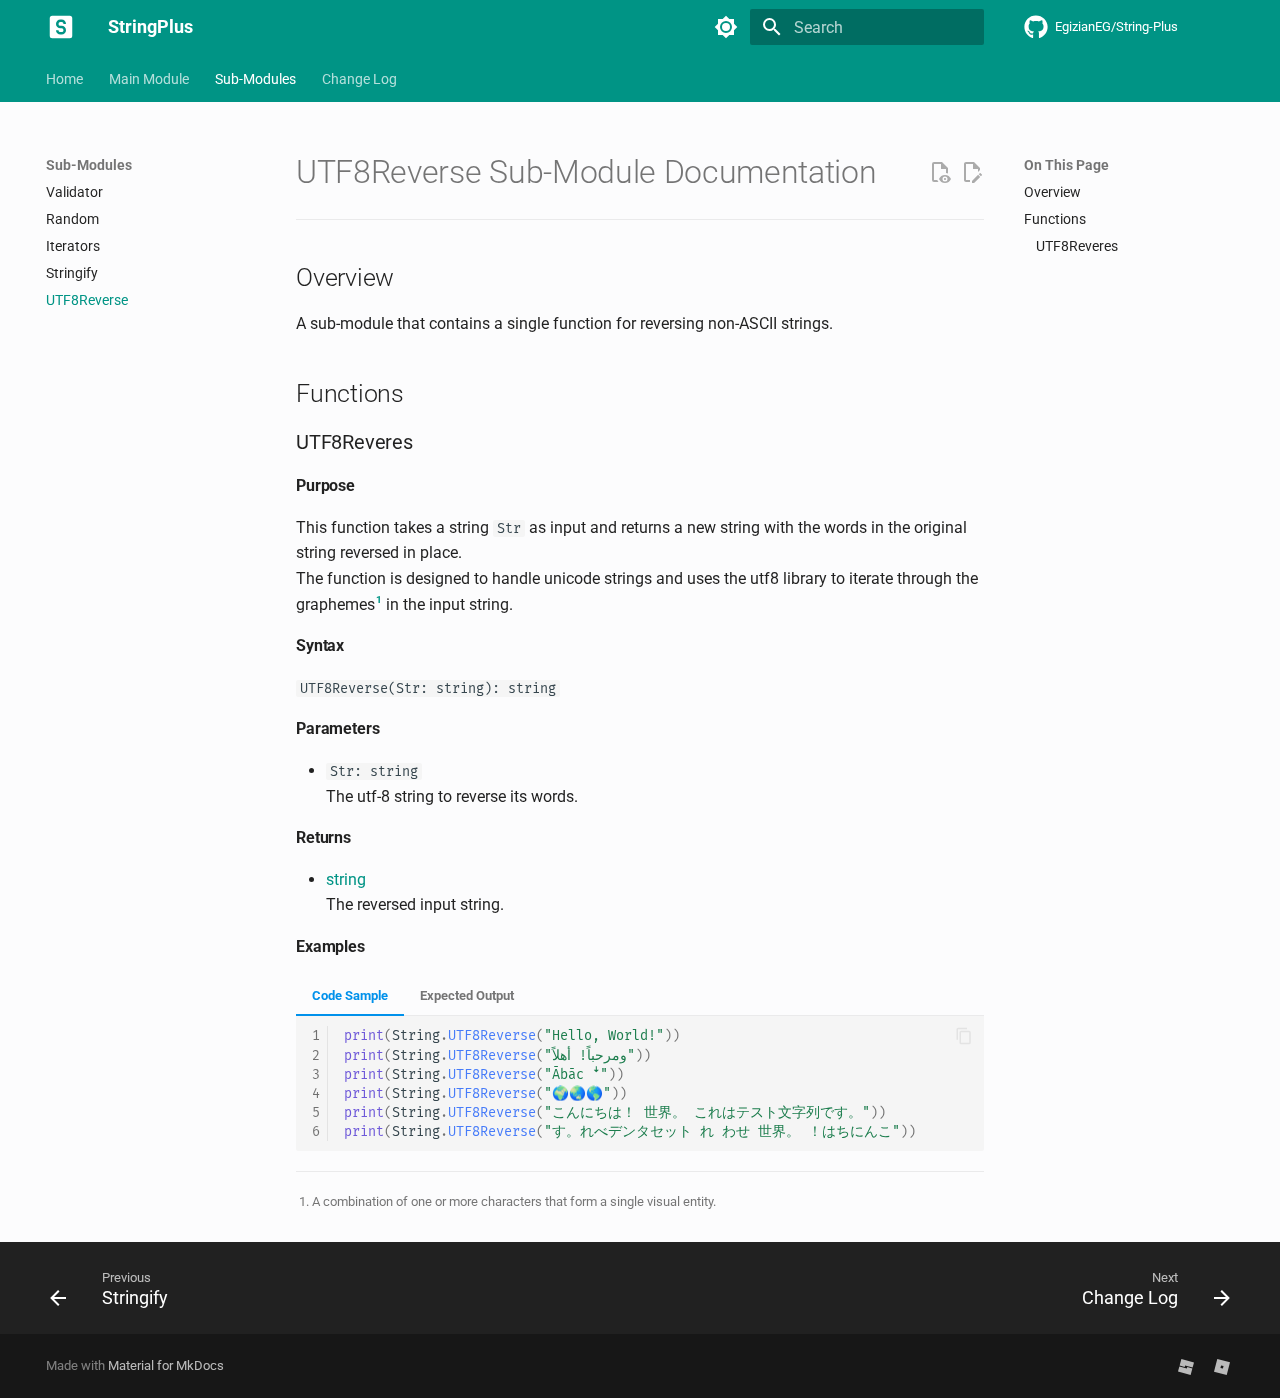
<file: Modules/UTF8Reverse/index.html>
<!doctype html><html lang=en class=no-js> <head><meta charset=utf-8><meta name=viewport content="width=device-width,initial-scale=1"><meta name=description content="The Documentation Page for The UTF8Reverse Sub-Module"><meta name=author content=@EgizianEG><link href=https://egizianoeg.github.io/String-Plus/Modules/UTF8Reverse/ rel=canonical><link href=../Stringify/ rel=prev><link href=../../ChangeLog/ rel=next><link rel=icon href=../../Images/SiteIcon.png><meta name=generator content="mkdocs-1.4.2, mkdocs-material-9.1.1"><meta name=theme-color media="(prefers-color-scheme: light)" content=#009485><meta name=theme-color media="(prefers-color-scheme: dark)" content=#546D78><title>UTF8Reverse - StringPlus</title><link rel=stylesheet href=../../assets/stylesheets/main.402914a4.min.css><link rel=stylesheet href=../../assets/stylesheets/palette.a0c5b2b5.min.css><link rel=preconnect href=https://fonts.gstatic.com crossorigin><link rel=stylesheet href="https://fonts.googleapis.com/css?family=Roboto:300,300i,400,400i,700,700i%7CFira+Mono:400,400i,700,700i&display=fallback"><style>:root{--md-text-font:"Roboto";--md-code-font:"Fira Mono"}</style><link rel=stylesheet href=../../Stylesheets/LightMode.css><link rel=stylesheet href=../../Stylesheets/DarkMode.css><link rel=stylesheet href=../../Stylesheets/Extra.css><link rel=stylesheet href=../../Stylesheets/Icons.css><script>__md_scope=new URL("../..",location),__md_hash=e=>[...e].reduce((e,_)=>(e<<5)-e+_.charCodeAt(0),0),__md_get=(e,_=localStorage,t=__md_scope)=>JSON.parse(_.getItem(t.pathname+"."+e)),__md_set=(e,_,t=localStorage,a=__md_scope)=>{try{t.setItem(a.pathname+"."+e,JSON.stringify(_))}catch(e){}}</script><meta property=og:type content=website><meta property=og:title content="UTF8Reverse - StringPlus"><meta property=og:description content="The Documentation Page for The UTF8Reverse Sub-Module"><meta property=og:image content=https://egizianoeg.github.io/String-Plus/assets/images/social/Modules/UTF8Reverse.png><meta property=og:image:type content=image/png><meta property=og:image:width content=1200><meta property=og:image:height content=630><meta content=https://egizianoeg.github.io/String-Plus/Modules/UTF8Reverse/ property=og:url><meta name=twitter:card content=summary_large_image><meta name=twitter:title content="UTF8Reverse - StringPlus"><meta name=twitter:description content="The Documentation Page for The UTF8Reverse Sub-Module"><meta name=twitter:image content=https://egizianoeg.github.io/String-Plus/assets/images/social/Modules/UTF8Reverse.png></head> <body dir=ltr data-md-color-scheme=default data-md-color-primary=teal data-md-color-accent=light-blue> <script>var palette=__md_get("__palette");if(palette&&"object"==typeof palette.color)for(var key of Object.keys(palette.color))document.body.setAttribute("data-md-color-"+key,palette.color[key])</script> <input class=md-toggle data-md-toggle=drawer type=checkbox id=__drawer autocomplete=off> <input class=md-toggle data-md-toggle=search type=checkbox id=__search autocomplete=off> <label class=md-overlay for=__drawer></label> <div data-md-component=skip> <a href=#utf8reverse-sub-module-documentation class=md-skip> Skip to content </a> </div> <div data-md-component=announce> </div> <header class=md-header data-md-component=header> <nav class="md-header__inner md-grid" aria-label=Header> <a href=../.. title=StringPlus class="md-header__button md-logo" aria-label=StringPlus data-md-component=logo> <svg xmlns=http://www.w3.org/2000/svg viewbox="0 0 24 24"><path d="M3 5a2 2 0 0 1 2-2h14a2 2 0 0 1 2 2v14a2 2 0 0 1-2 2H5a2 2 0 0 1-2-2V5m9.5 6h-1A1.5 1.5 0 0 1 10 9.5 1.5 1.5 0 0 1 11.5 8h1A1.5 1.5 0 0 1 14 9.5h2A3.5 3.5 0 0 0 12.5 6h-1A3.5 3.5 0 0 0 8 9.5a3.5 3.5 0 0 0 3.5 3.5h1a1.5 1.5 0 0 1 1.5 1.5 1.5 1.5 0 0 1-1.5 1.5h-1a1.5 1.5 0 0 1-1.5-1.5H8a3.5 3.5 0 0 0 3.5 3.5h1a3.5 3.5 0 0 0 3.5-3.5 3.5 3.5 0 0 0-3.5-3.5Z"/></svg> </a> <label class="md-header__button md-icon" for=__drawer> <svg xmlns=http://www.w3.org/2000/svg viewbox="0 0 24 24"><path d="M3 6h18v2H3V6m0 5h18v2H3v-2m0 5h18v2H3v-2Z"/></svg> </label> <div class=md-header__title data-md-component=header-title> <div class=md-header__ellipsis> <div class=md-header__topic> <span class=md-ellipsis> StringPlus </span> </div> <div class=md-header__topic data-md-component=header-topic> <span class=md-ellipsis> UTF8Reverse </span> </div> </div> </div> <form class=md-header__option data-md-component=palette> <input class=md-option data-md-color-media="(prefers-color-scheme: light)" data-md-color-scheme=default data-md-color-primary=teal data-md-color-accent=light-blue aria-label="Light Mode" type=radio name=__palette id=__palette_1> <label class="md-header__button md-icon" title="Light Mode" for=__palette_2 hidden> <svg xmlns=http://www.w3.org/2000/svg viewbox="0 0 24 24"><path d="M12 8a4 4 0 0 0-4 4 4 4 0 0 0 4 4 4 4 0 0 0 4-4 4 4 0 0 0-4-4m0 10a6 6 0 0 1-6-6 6 6 0 0 1 6-6 6 6 0 0 1 6 6 6 6 0 0 1-6 6m8-9.31V4h-4.69L12 .69 8.69 4H4v4.69L.69 12 4 15.31V20h4.69L12 23.31 15.31 20H20v-4.69L23.31 12 20 8.69Z"/></svg> </label> <input class=md-option data-md-color-media="(prefers-color-scheme: dark)" data-md-color-scheme=slate data-md-color-primary=blue-grey data-md-color-accent=light-blue aria-label="Dark Mode" type=radio name=__palette id=__palette_2> <label class="md-header__button md-icon" title="Dark Mode" for=__palette_1 hidden> <svg xmlns=http://www.w3.org/2000/svg viewbox="0 0 24 24"><path d="M12 18c-.89 0-1.74-.2-2.5-.55C11.56 16.5 13 14.42 13 12c0-2.42-1.44-4.5-3.5-5.45C10.26 6.2 11.11 6 12 6a6 6 0 0 1 6 6 6 6 0 0 1-6 6m8-9.31V4h-4.69L12 .69 8.69 4H4v4.69L.69 12 4 15.31V20h4.69L12 23.31 15.31 20H20v-4.69L23.31 12 20 8.69Z"/></svg> </label> </form> <label class="md-header__button md-icon" for=__search> <svg xmlns=http://www.w3.org/2000/svg viewbox="0 0 24 24"><path d="M9.5 3A6.5 6.5 0 0 1 16 9.5c0 1.61-.59 3.09-1.56 4.23l.27.27h.79l5 5-1.5 1.5-5-5v-.79l-.27-.27A6.516 6.516 0 0 1 9.5 16 6.5 6.5 0 0 1 3 9.5 6.5 6.5 0 0 1 9.5 3m0 2C7 5 5 7 5 9.5S7 14 9.5 14 14 12 14 9.5 12 5 9.5 5Z"/></svg> </label> <div class=md-search data-md-component=search role=dialog> <label class=md-search__overlay for=__search></label> <div class=md-search__inner role=search> <form class=md-search__form name=search> <input type=text class=md-search__input name=query aria-label=Search placeholder=Search autocapitalize=off autocorrect=off autocomplete=off spellcheck=false data-md-component=search-query required> <label class="md-search__icon md-icon" for=__search> <svg xmlns=http://www.w3.org/2000/svg viewbox="0 0 24 24"><path d="M9.5 3A6.5 6.5 0 0 1 16 9.5c0 1.61-.59 3.09-1.56 4.23l.27.27h.79l5 5-1.5 1.5-5-5v-.79l-.27-.27A6.516 6.516 0 0 1 9.5 16 6.5 6.5 0 0 1 3 9.5 6.5 6.5 0 0 1 9.5 3m0 2C7 5 5 7 5 9.5S7 14 9.5 14 14 12 14 9.5 12 5 9.5 5Z"/></svg> <svg xmlns=http://www.w3.org/2000/svg viewbox="0 0 24 24"><path d="M20 11v2H8l5.5 5.5-1.42 1.42L4.16 12l7.92-7.92L13.5 5.5 8 11h12Z"/></svg> </label> <nav class=md-search__options aria-label=Search> <a href=javascript:void(0) class="md-search__icon md-icon" title=Share aria-label=Share data-clipboard data-clipboard-text data-md-component=search-share tabindex=-1> <svg xmlns=http://www.w3.org/2000/svg viewbox="0 0 24 24"><path d="M18 16.08c-.76 0-1.44.3-1.96.77L8.91 12.7c.05-.23.09-.46.09-.7 0-.24-.04-.47-.09-.7l7.05-4.11c.54.5 1.25.81 2.04.81a3 3 0 0 0 3-3 3 3 0 0 0-3-3 3 3 0 0 0-3 3c0 .24.04.47.09.7L8.04 9.81C7.5 9.31 6.79 9 6 9a3 3 0 0 0-3 3 3 3 0 0 0 3 3c.79 0 1.5-.31 2.04-.81l7.12 4.15c-.05.21-.08.43-.08.66 0 1.61 1.31 2.91 2.92 2.91 1.61 0 2.92-1.3 2.92-2.91A2.92 2.92 0 0 0 18 16.08Z"/></svg> </a> <button type=reset class="md-search__icon md-icon" title=Clear aria-label=Clear tabindex=-1> <svg xmlns=http://www.w3.org/2000/svg viewbox="0 0 24 24"><path d="M19 6.41 17.59 5 12 10.59 6.41 5 5 6.41 10.59 12 5 17.59 6.41 19 12 13.41 17.59 19 19 17.59 13.41 12 19 6.41Z"/></svg> </button> </nav> <div class=md-search__suggest data-md-component=search-suggest></div> </form> <div class=md-search__output> <div class=md-search__scrollwrap data-md-scrollfix> <div class=md-search-result data-md-component=search-result> <div class=md-search-result__meta> Initializing search </div> <ol class=md-search-result__list role=presentation></ol> </div> </div> </div> </div> </div> <div class=md-header__source> <a href=https://github.com/EgizianoEG/String-Plus title="Go to repository" class=md-source data-md-component=source> <div class="md-source__icon md-icon"> <svg xmlns=http://www.w3.org/2000/svg viewbox="0 0 496 512"><!-- Font Awesome Free 6.3.0 by @fontawesome - https://fontawesome.com License - https://fontawesome.com/license/free (Icons: CC BY 4.0, Fonts: SIL OFL 1.1, Code: MIT License) Copyright 2023 Fonticons, Inc.--><path d="M165.9 397.4c0 2-2.3 3.6-5.2 3.6-3.3.3-5.6-1.3-5.6-3.6 0-2 2.3-3.6 5.2-3.6 3-.3 5.6 1.3 5.6 3.6zm-31.1-4.5c-.7 2 1.3 4.3 4.3 4.9 2.6 1 5.6 0 6.2-2s-1.3-4.3-4.3-5.2c-2.6-.7-5.5.3-6.2 2.3zm44.2-1.7c-2.9.7-4.9 2.6-4.6 4.9.3 2 2.9 3.3 5.9 2.6 2.9-.7 4.9-2.6 4.6-4.6-.3-1.9-3-3.2-5.9-2.9zM244.8 8C106.1 8 0 113.3 0 252c0 110.9 69.8 205.8 169.5 239.2 12.8 2.3 17.3-5.6 17.3-12.1 0-6.2-.3-40.4-.3-61.4 0 0-70 15-84.7-29.8 0 0-11.4-29.1-27.8-36.6 0 0-22.9-15.7 1.6-15.4 0 0 24.9 2 38.6 25.8 21.9 38.6 58.6 27.5 72.9 20.9 2.3-16 8.8-27.1 16-33.7-55.9-6.2-112.3-14.3-112.3-110.5 0-27.5 7.6-41.3 23.6-58.9-2.6-6.5-11.1-33.3 2.6-67.9 20.9-6.5 69 27 69 27 20-5.6 41.5-8.5 62.8-8.5s42.8 2.9 62.8 8.5c0 0 48.1-33.6 69-27 13.7 34.7 5.2 61.4 2.6 67.9 16 17.7 25.8 31.5 25.8 58.9 0 96.5-58.9 104.2-114.8 110.5 9.2 7.9 17 22.9 17 46.4 0 33.7-.3 75.4-.3 83.6 0 6.5 4.6 14.4 17.3 12.1C428.2 457.8 496 362.9 496 252 496 113.3 383.5 8 244.8 8zM97.2 352.9c-1.3 1-1 3.3.7 5.2 1.6 1.6 3.9 2.3 5.2 1 1.3-1 1-3.3-.7-5.2-1.6-1.6-3.9-2.3-5.2-1zm-10.8-8.1c-.7 1.3.3 2.9 2.3 3.9 1.6 1 3.6.7 4.3-.7.7-1.3-.3-2.9-2.3-3.9-2-.6-3.6-.3-4.3.7zm32.4 35.6c-1.6 1.3-1 4.3 1.3 6.2 2.3 2.3 5.2 2.6 6.5 1 1.3-1.3.7-4.3-1.3-6.2-2.2-2.3-5.2-2.6-6.5-1zm-11.4-14.7c-1.6 1-1.6 3.6 0 5.9 1.6 2.3 4.3 3.3 5.6 2.3 1.6-1.3 1.6-3.9 0-6.2-1.4-2.3-4-3.3-5.6-2z"/></svg> </div> <div class=md-source__repository> EgizianEG/String-Plus </div> </a> </div> </nav> </header> <div class=md-container data-md-component=container> <nav class=md-tabs aria-label=Tabs data-md-component=tabs> <div class=md-grid> <ul class=md-tabs__list> <li class=md-tabs__item> <a href=../.. class=md-tabs__link> Home </a> </li> <li class=md-tabs__item> <a href=../MainModule/ class=md-tabs__link> Main Module </a> </li> <li class=md-tabs__item> <a href=../Validator/ class="md-tabs__link md-tabs__link--active"> Sub-Modules </a> </li> <li class=md-tabs__item> <a href=../../ChangeLog/ class=md-tabs__link> Change Log </a> </li> </ul> </div> </nav> <main class=md-main data-md-component=main> <div class="md-main__inner md-grid"> <div class="md-sidebar md-sidebar--primary" data-md-component=sidebar data-md-type=navigation> <div class=md-sidebar__scrollwrap> <div class=md-sidebar__inner> <nav class="md-nav md-nav--primary md-nav--lifted" aria-label=Navigation data-md-level=0> <label class=md-nav__title for=__drawer> <a href=../.. title=StringPlus class="md-nav__button md-logo" aria-label=StringPlus data-md-component=logo> <svg xmlns=http://www.w3.org/2000/svg viewbox="0 0 24 24"><path d="M3 5a2 2 0 0 1 2-2h14a2 2 0 0 1 2 2v14a2 2 0 0 1-2 2H5a2 2 0 0 1-2-2V5m9.5 6h-1A1.5 1.5 0 0 1 10 9.5 1.5 1.5 0 0 1 11.5 8h1A1.5 1.5 0 0 1 14 9.5h2A3.5 3.5 0 0 0 12.5 6h-1A3.5 3.5 0 0 0 8 9.5a3.5 3.5 0 0 0 3.5 3.5h1a1.5 1.5 0 0 1 1.5 1.5 1.5 1.5 0 0 1-1.5 1.5h-1a1.5 1.5 0 0 1-1.5-1.5H8a3.5 3.5 0 0 0 3.5 3.5h1a3.5 3.5 0 0 0 3.5-3.5 3.5 3.5 0 0 0-3.5-3.5Z"/></svg> </a> StringPlus </label> <div class=md-nav__source> <a href=https://github.com/EgizianoEG/String-Plus title="Go to repository" class=md-source data-md-component=source> <div class="md-source__icon md-icon"> <svg xmlns=http://www.w3.org/2000/svg viewbox="0 0 496 512"><!-- Font Awesome Free 6.3.0 by @fontawesome - https://fontawesome.com License - https://fontawesome.com/license/free (Icons: CC BY 4.0, Fonts: SIL OFL 1.1, Code: MIT License) Copyright 2023 Fonticons, Inc.--><path d="M165.9 397.4c0 2-2.3 3.6-5.2 3.6-3.3.3-5.6-1.3-5.6-3.6 0-2 2.3-3.6 5.2-3.6 3-.3 5.6 1.3 5.6 3.6zm-31.1-4.5c-.7 2 1.3 4.3 4.3 4.9 2.6 1 5.6 0 6.2-2s-1.3-4.3-4.3-5.2c-2.6-.7-5.5.3-6.2 2.3zm44.2-1.7c-2.9.7-4.9 2.6-4.6 4.9.3 2 2.9 3.3 5.9 2.6 2.9-.7 4.9-2.6 4.6-4.6-.3-1.9-3-3.2-5.9-2.9zM244.8 8C106.1 8 0 113.3 0 252c0 110.9 69.8 205.8 169.5 239.2 12.8 2.3 17.3-5.6 17.3-12.1 0-6.2-.3-40.4-.3-61.4 0 0-70 15-84.7-29.8 0 0-11.4-29.1-27.8-36.6 0 0-22.9-15.7 1.6-15.4 0 0 24.9 2 38.6 25.8 21.9 38.6 58.6 27.5 72.9 20.9 2.3-16 8.8-27.1 16-33.7-55.9-6.2-112.3-14.3-112.3-110.5 0-27.5 7.6-41.3 23.6-58.9-2.6-6.5-11.1-33.3 2.6-67.9 20.9-6.5 69 27 69 27 20-5.6 41.5-8.5 62.8-8.5s42.8 2.9 62.8 8.5c0 0 48.1-33.6 69-27 13.7 34.7 5.2 61.4 2.6 67.9 16 17.7 25.8 31.5 25.8 58.9 0 96.5-58.9 104.2-114.8 110.5 9.2 7.9 17 22.9 17 46.4 0 33.7-.3 75.4-.3 83.6 0 6.5 4.6 14.4 17.3 12.1C428.2 457.8 496 362.9 496 252 496 113.3 383.5 8 244.8 8zM97.2 352.9c-1.3 1-1 3.3.7 5.2 1.6 1.6 3.9 2.3 5.2 1 1.3-1 1-3.3-.7-5.2-1.6-1.6-3.9-2.3-5.2-1zm-10.8-8.1c-.7 1.3.3 2.9 2.3 3.9 1.6 1 3.6.7 4.3-.7.7-1.3-.3-2.9-2.3-3.9-2-.6-3.6-.3-4.3.7zm32.4 35.6c-1.6 1.3-1 4.3 1.3 6.2 2.3 2.3 5.2 2.6 6.5 1 1.3-1.3.7-4.3-1.3-6.2-2.2-2.3-5.2-2.6-6.5-1zm-11.4-14.7c-1.6 1-1.6 3.6 0 5.9 1.6 2.3 4.3 3.3 5.6 2.3 1.6-1.3 1.6-3.9 0-6.2-1.4-2.3-4-3.3-5.6-2z"/></svg> </div> <div class=md-source__repository> EgizianEG/String-Plus </div> </a> </div> <ul class=md-nav__list data-md-scrollfix> <li class=md-nav__item> <a href=../.. class=md-nav__link> Home </a> </li> <li class=md-nav__item> <a href=../MainModule/ class=md-nav__link> Main Module </a> </li> <li class="md-nav__item md-nav__item--active md-nav__item--nested"> <input class="md-nav__toggle md-toggle " type=checkbox id=__nav_3 checked> <label class=md-nav__link for=__nav_3 id=__nav_3_label tabindex=0> Sub-Modules <span class="md-nav__icon md-icon"></span> </label> <nav class=md-nav data-md-level=1 aria-labelledby=__nav_3_label aria-expanded=true> <label class=md-nav__title for=__nav_3> <span class="md-nav__icon md-icon"></span> Sub-Modules </label> <ul class=md-nav__list data-md-scrollfix> <li class=md-nav__item> <a href=../Validator/ class=md-nav__link> Validator </a> </li> <li class=md-nav__item> <a href=../Random/ class=md-nav__link> Random </a> </li> <li class=md-nav__item> <a href=../Iterators/ class=md-nav__link> Iterators </a> </li> <li class=md-nav__item> <a href=../Stringify/ class=md-nav__link> Stringify </a> </li> <li class="md-nav__item md-nav__item--active"> <input class="md-nav__toggle md-toggle" type=checkbox id=__toc> <label class="md-nav__link md-nav__link--active" for=__toc> UTF8Reverse <span class="md-nav__icon md-icon"></span> </label> <a href=./ class="md-nav__link md-nav__link--active"> UTF8Reverse </a> <nav class="md-nav md-nav--secondary" aria-label="On This Page"> <label class=md-nav__title for=__toc> <span class="md-nav__icon md-icon"></span> On This Page </label> <ul class=md-nav__list data-md-component=toc data-md-scrollfix> <li class=md-nav__item> <a href=#overview class=md-nav__link> Overview </a> </li> <li class=md-nav__item> <a href=#functions class=md-nav__link> Functions </a> <nav class=md-nav aria-label=Functions> <ul class=md-nav__list> <li class=md-nav__item> <a href=#utf8reveres class=md-nav__link> UTF8Reveres </a> </li> </ul> </nav> </li> </ul> </nav> </li> </ul> </nav> </li> <li class=md-nav__item> <a href=../../ChangeLog/ class=md-nav__link> Change Log </a> </li> </ul> </nav> </div> </div> </div> <div class="md-sidebar md-sidebar--secondary" data-md-component=sidebar data-md-type=toc> <div class=md-sidebar__scrollwrap> <div class=md-sidebar__inner> <nav class="md-nav md-nav--secondary" aria-label="On This Page"> <label class=md-nav__title for=__toc> <span class="md-nav__icon md-icon"></span> On This Page </label> <ul class=md-nav__list data-md-component=toc data-md-scrollfix> <li class=md-nav__item> <a href=#overview class=md-nav__link> Overview </a> </li> <li class=md-nav__item> <a href=#functions class=md-nav__link> Functions </a> <nav class=md-nav aria-label=Functions> <ul class=md-nav__list> <li class=md-nav__item> <a href=#utf8reveres class=md-nav__link> UTF8Reveres </a> </li> </ul> </nav> </li> </ul> </nav> </div> </div> </div> <div class=md-content data-md-component=content> <article class="md-content__inner md-typeset"> <a href=https://github.com/EgizianoEG/String-Plus/edit/master/docs/Modules/UTF8Reverse.md title="Edit this page" class="md-content__button md-icon"> <svg xmlns=http://www.w3.org/2000/svg viewbox="0 0 24 24"><path d="M10 20H6V4h7v5h5v3.1l2-2V8l-6-6H6c-1.1 0-2 .9-2 2v16c0 1.1.9 2 2 2h4v-2m10.2-7c.1 0 .3.1.4.2l1.3 1.3c.2.2.2.6 0 .8l-1 1-2.1-2.1 1-1c.1-.1.2-.2.4-.2m0 3.9L14.1 23H12v-2.1l6.1-6.1 2.1 2.1Z"/></svg> </a> <a href=https://github.com/EgizianoEG/String-Plus/raw/master/docs/Modules/UTF8Reverse.md title="View source of this page" class="md-content__button md-icon"> <svg xmlns=http://www.w3.org/2000/svg viewbox="0 0 24 24"><path d="M17 18c.56 0 1 .44 1 1s-.44 1-1 1-1-.44-1-1 .44-1 1-1m0-3c-2.73 0-5.06 1.66-6 4 .94 2.34 3.27 4 6 4s5.06-1.66 6-4c-.94-2.34-3.27-4-6-4m0 6.5a2.5 2.5 0 0 1-2.5-2.5 2.5 2.5 0 0 1 2.5-2.5 2.5 2.5 0 0 1 2.5 2.5 2.5 2.5 0 0 1-2.5 2.5M9.27 20H6V4h7v5h5v4.07c.7.08 1.36.25 2 .49V8l-6-6H6a2 2 0 0 0-2 2v16a2 2 0 0 0 2 2h4.5a8.15 8.15 0 0 1-1.23-2Z"/></svg> </a> <h1 id=utf8reverse-sub-module-documentation>UTF8Reverse Sub-Module Documentation<a class=headerlink href=#utf8reverse-sub-module-documentation title="Anchor Link">⚓︎</a></h1> <hr class=md-page-heading-separator> <h2 id=overview>Overview<a class=headerlink href=#overview title="Anchor Link">⚓︎</a></h2> <p>A sub-module that contains a single function for reversing non-ASCII strings.</p> <h2 id=functions>Functions<a class=headerlink href=#functions title="Anchor Link">⚓︎</a></h2> <h3 id=utf8reveres>UTF8Reveres<a class=headerlink href=#utf8reveres title="Anchor Link">⚓︎</a></h3> <h4 id=utf8reveres-purpose>Purpose<a class=headerlink href=#utf8reveres-purpose title="Anchor Link">⚓︎</a></h4> <p>This function takes a string <code>Str</code> as input and returns a new string with the words in the original string reversed in place. <br> The function is designed to handle unicode strings and uses the utf8 library to iterate through the graphemes<sup id=fnref:1><a class=footnote-ref href=#fn:1>1</a></sup> in the input string.</p> <h4 id=utf8reveres-syntax>Syntax<a class=headerlink href=#utf8reveres-syntax title="Anchor Link">⚓︎</a></h4> <p><code>UTF8Reverse(Str: string): string</code></p> <h4 id=utf8reveres-parameters>Parameters<a class=headerlink href=#utf8reveres-parameters title="Anchor Link">⚓︎</a></h4> <ul> <li><code>Str: string</code> <br> The utf-8 string to reverse its words.</li> </ul> <h4 id=utf8reveres-returns>Returns<a class=headerlink href=#utf8reveres-returns title="Anchor Link">⚓︎</a></h4> <ul> <li><a href=https://create.roblox.com/docs/scripting/luau/strings target=_blank>string</a> <br> The reversed input string.</li> </ul> <h4 id=utf8reveres-examples>Examples<a class=headerlink href=#utf8reveres-examples title="Anchor Link">⚓︎</a></h4> <div class="tabbed-set tabbed-alternate" data-tabs=1:2><input checked=checked id=__tabbed_1_1 name=__tabbed_1 type=radio><input id=__tabbed_1_2 name=__tabbed_1 type=radio><div class=tabbed-labels><label for=__tabbed_1_1>Code Sample</label><label for=__tabbed_1_2>Expected Output</label></div> <div class=tabbed-content> <div class=tabbed-block> <div class=highlight><table class=highlighttable><tr><td class=linenos><div class=linenodiv><pre><span></span><span class=normal>1</span>
<span class=normal>2</span>
<span class=normal>3</span>
<span class=normal>4</span>
<span class=normal>5</span>
<span class=normal>6</span></pre></div></td><td class=code><div><pre><span></span><code><span class=nb>print</span><span class=p>(</span><span class=n>String</span><span class=p>.</span><span class=n>UTF8Reverse</span><span class=p>(</span><span class=s2>&quot;Hello, World!&quot;</span><span class=p>))</span>
<span class=nb>print</span><span class=p>(</span><span class=n>String</span><span class=p>.</span><span class=n>UTF8Reverse</span><span class=p>(</span><span class=s2>&quot;ومرحباً! أهلاً&quot;</span><span class=p>))</span>
<span class=nb>print</span><span class=p>(</span><span class=n>String</span><span class=p>.</span><span class=n>UTF8Reverse</span><span class=p>(</span><span class=s2>&quot;Ābāc ꜜ&quot;</span><span class=p>))</span>
<span class=nb>print</span><span class=p>(</span><span class=n>String</span><span class=p>.</span><span class=n>UTF8Reverse</span><span class=p>(</span><span class=s2>&quot;🌍🌏🌎&quot;</span><span class=p>))</span>
<span class=nb>print</span><span class=p>(</span><span class=n>String</span><span class=p>.</span><span class=n>UTF8Reverse</span><span class=p>(</span><span class=s2>&quot;こんにちは！ 世界。 これはテスト文字列です。&quot;</span><span class=p>))</span>
<span class=nb>print</span><span class=p>(</span><span class=n>String</span><span class=p>.</span><span class=n>UTF8Reverse</span><span class=p>(</span><span class=s2>&quot;す。れべデンタセット れ わせ 世界。 ！はちにんこ&quot;</span><span class=p>))</span>
</code></pre></div></td></tr></table></div> </div> <div class=tabbed-block> <div class=highlight><table class=highlighttable><tr><td class=linenos><div class=linenodiv><pre><span></span><span class=normal>1</span>
<span class=normal>2</span>
<span class=normal>3</span>
<span class=normal>4</span>
<span class=normal>5</span>
<span class=normal>6</span></pre></div></td><td class=code><div><pre><span></span><code><span class=err>!</span><span class=n>World</span> <span class=n>Hello</span><span class=p>,</span>
<span class=err>أهلاً</span> <span class=err>ومرحباً!</span>        <span class=c1>-- &quot;!&quot; Character should be at the end and not like that.</span>
<span class=err>ꜜ</span> <span class=err>Ā</span><span class=n>bāc</span>
<span class=err>🌍🌏🌎</span>
<span class=err>これはテスト文字列です。</span> <span class=err>世界。</span> <span class=err>こんにちは！</span>
<span class=err>す。れべデンタセット</span> <span class=err>れ</span> <span class=err>わせ</span> <span class=err>世界。</span> <span class=err>！はちにんこ</span>
</code></pre></div></td></tr></table></div> </div> </div> </div> <div class=footnote> <hr> <ol> <li id=fn:1> <p>A combination of one or more characters that form a single visual entity.&#160;<a class=footnote-backref href=#fnref:1 title="Jump back to footnote 1 in the text">&#8617;</a></p> </li> </ol> </div> </article> </div> </div> <a href=# class="md-top md-icon" data-md-component=top hidden> <svg xmlns=http://www.w3.org/2000/svg viewbox="0 0 24 24"><path d="M13 20h-2V8l-5.5 5.5-1.42-1.42L12 4.16l7.92 7.92-1.42 1.42L13 8v12Z"/></svg> Back to top </a> </main> <footer class=md-footer> <nav class="md-footer__inner md-grid" aria-label=Footer> <a href=../Stringify/ class="md-footer__link md-footer__link--prev" aria-label="Previous: Stringify" rel=prev> <div class="md-footer__button md-icon"> <svg xmlns=http://www.w3.org/2000/svg viewbox="0 0 24 24"><path d="M20 11v2H8l5.5 5.5-1.42 1.42L4.16 12l7.92-7.92L13.5 5.5 8 11h12Z"/></svg> </div> <div class=md-footer__title> <div class=md-ellipsis> <span class=md-footer__direction> Previous </span> Stringify </div> </div> </a> <a href=../../ChangeLog/ class="md-footer__link md-footer__link--next" aria-label="Next: Change Log" rel=next> <div class=md-footer__title> <div class=md-ellipsis> <span class=md-footer__direction> Next </span> Change Log </div> </div> <div class="md-footer__button md-icon"> <svg xmlns=http://www.w3.org/2000/svg viewbox="0 0 24 24"><path d="M4 11v2h12l-5.5 5.5 1.42 1.42L19.84 12l-7.92-7.92L10.5 5.5 16 11H4Z"/></svg> </div> </a> </nav> <div class="md-footer-meta md-typeset"> <div class="md-footer-meta__inner md-grid"> <div class=md-copyright> Made with <a href=https://squidfunk.github.io/mkdocs-material/ target=_blank rel=noopener> Material for MkDocs </a> </div> <div class=md-social> <a href=https://devforum.roblox.com/t/2094017 target=_blank rel=noopener title="DevForum Topic" class="md-social__link devforum-topic"> <svg xmlns=http://www.w3.org/2000/svg viewbox="0 0 463.18 463.06" xmlns:v=https://vecta.io/nano><path d="M98.09 0l365.09 97.83-39.52 147.47L206.07 187l-11.15 41.61-147.5-39.52zm267 463.06L0 365.24l39.52-147.48 217.59 58.3 11.15-41.61L415.76 274z"/></svg> </a> <a href=https://www.roblox.com/library/11868937809 target=_blank rel=noopener title="Roblox Model" class="md-social__link roblox-model"> <svg xmlns=http://www.w3.org/2000/svg viewbox="0 0 24 24"><path d="m13.383 14.341-3.726-.958.959-3.726 3.726.959-.96 3.726zM4.913 0 0 19.088 19.088 24 24 4.912 4.912 0z"/></svg> </a> </div> </div> </div> </footer> </div> <div class=md-dialog data-md-component=dialog> <div class="md-dialog__inner md-typeset"></div> </div> <script id=__config type=application/json>{"base": "../..", "features": ["header.autohide", "navigation.top", "navigation.tabs", "navigation.footer", "navigation.tracking", "navigation.indexes", "search.share", "search.suggest", "search.highlight", "content.action.view", "content.action.edit", "content.code.copy", "content.tooltips"], "search": "../../assets/javascripts/workers/search.208ed371.min.js", "translations": {"clipboard.copied": "Copied to clipboard", "clipboard.copy": "Copy to clipboard", "search.result.more.one": "1 more on this page", "search.result.more.other": "# more on this page", "search.result.none": "No matching documents", "search.result.one": "1 matching document", "search.result.other": "# matching documents", "search.result.placeholder": "Type to start searching", "search.result.term.missing": "Missing", "select.version": "Select version"}}</script> <script src=../../assets/javascripts/bundle.b78d2936.min.js></script> <script src=../../Extra/Java.js></script> </body> </html>
</file>
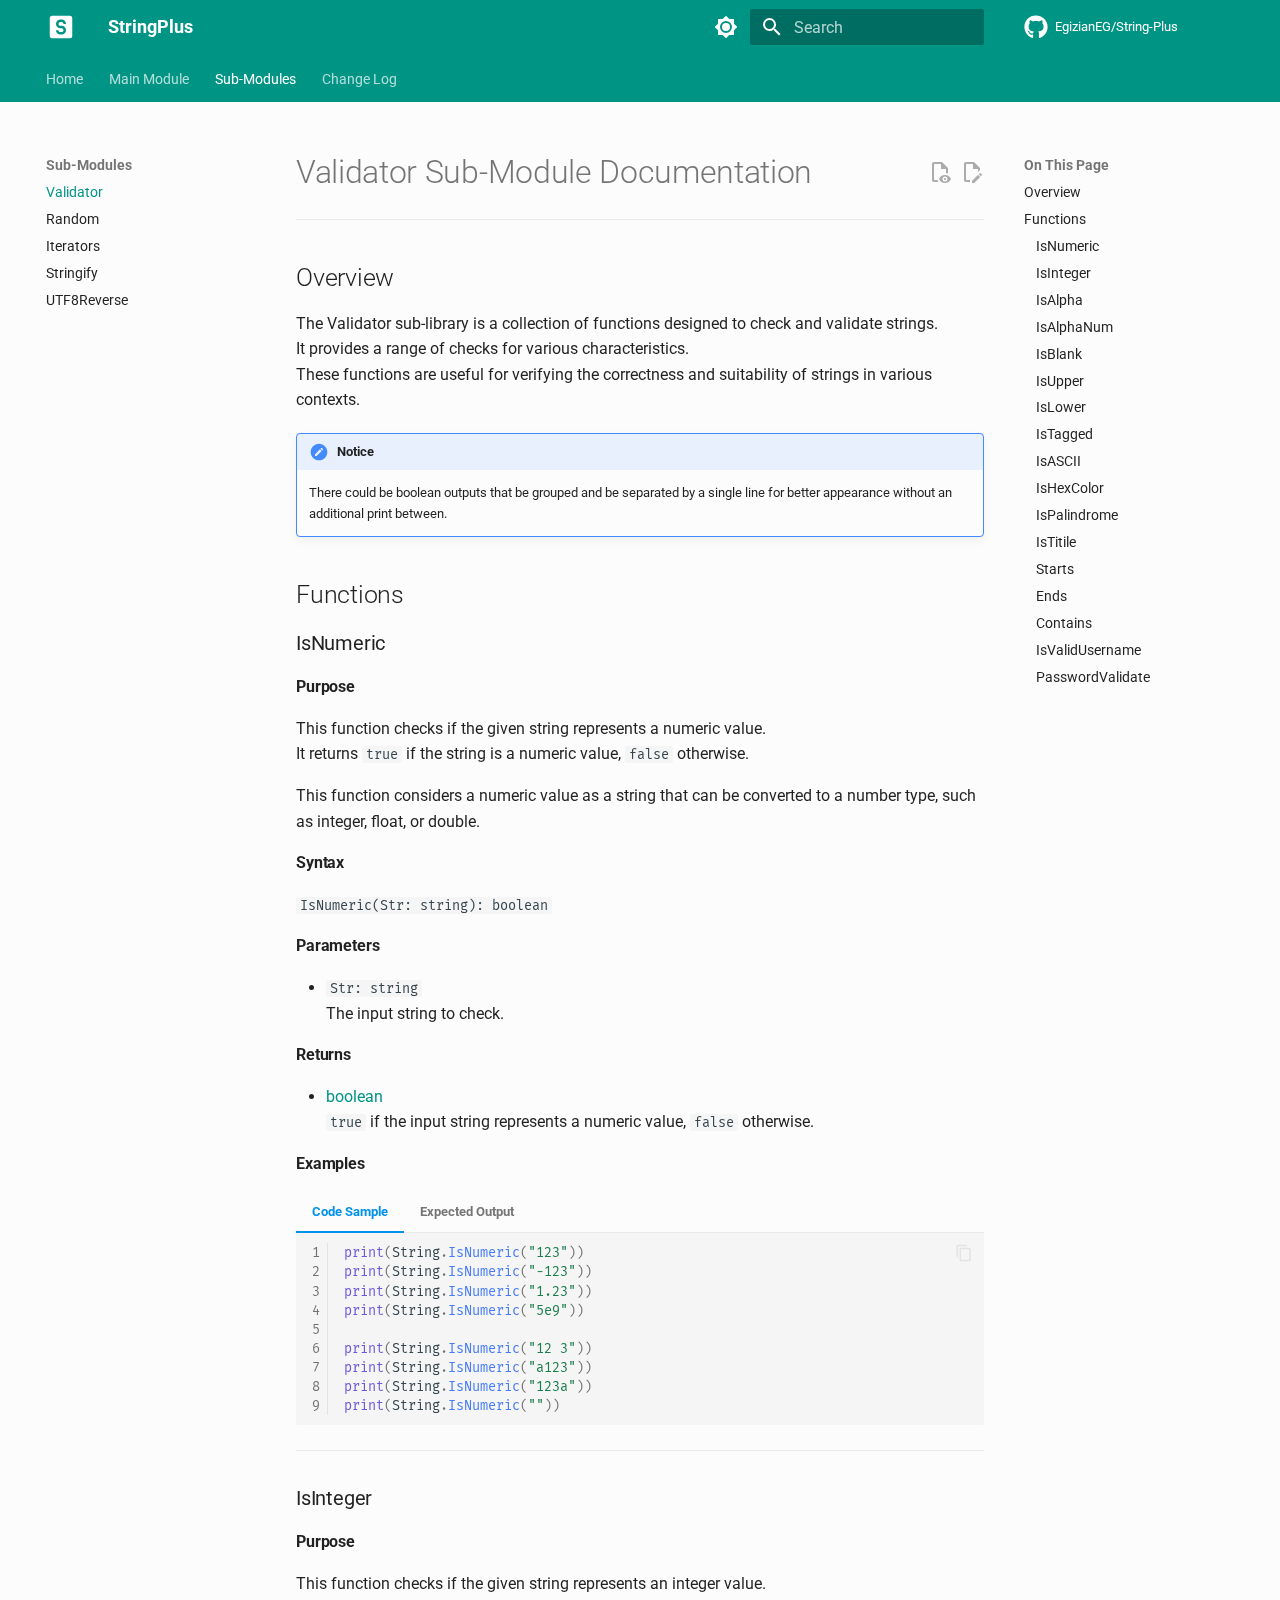
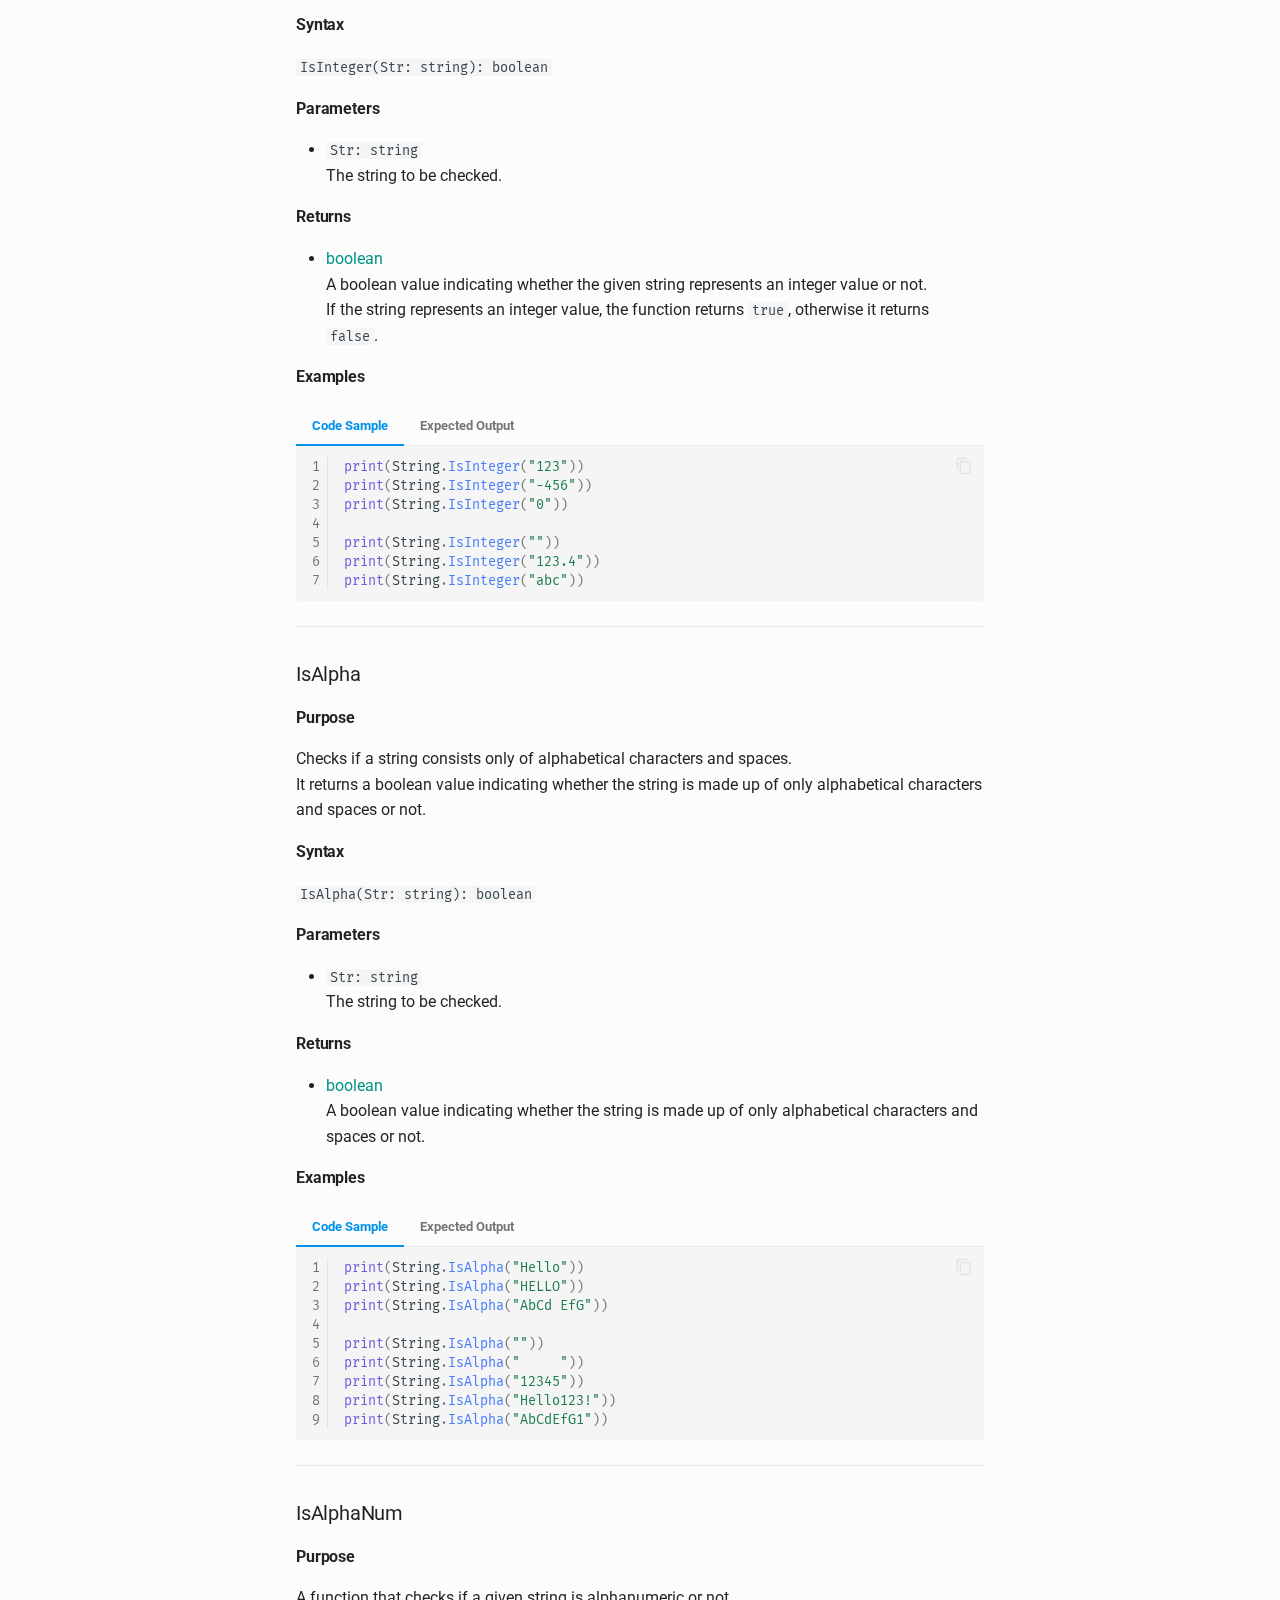
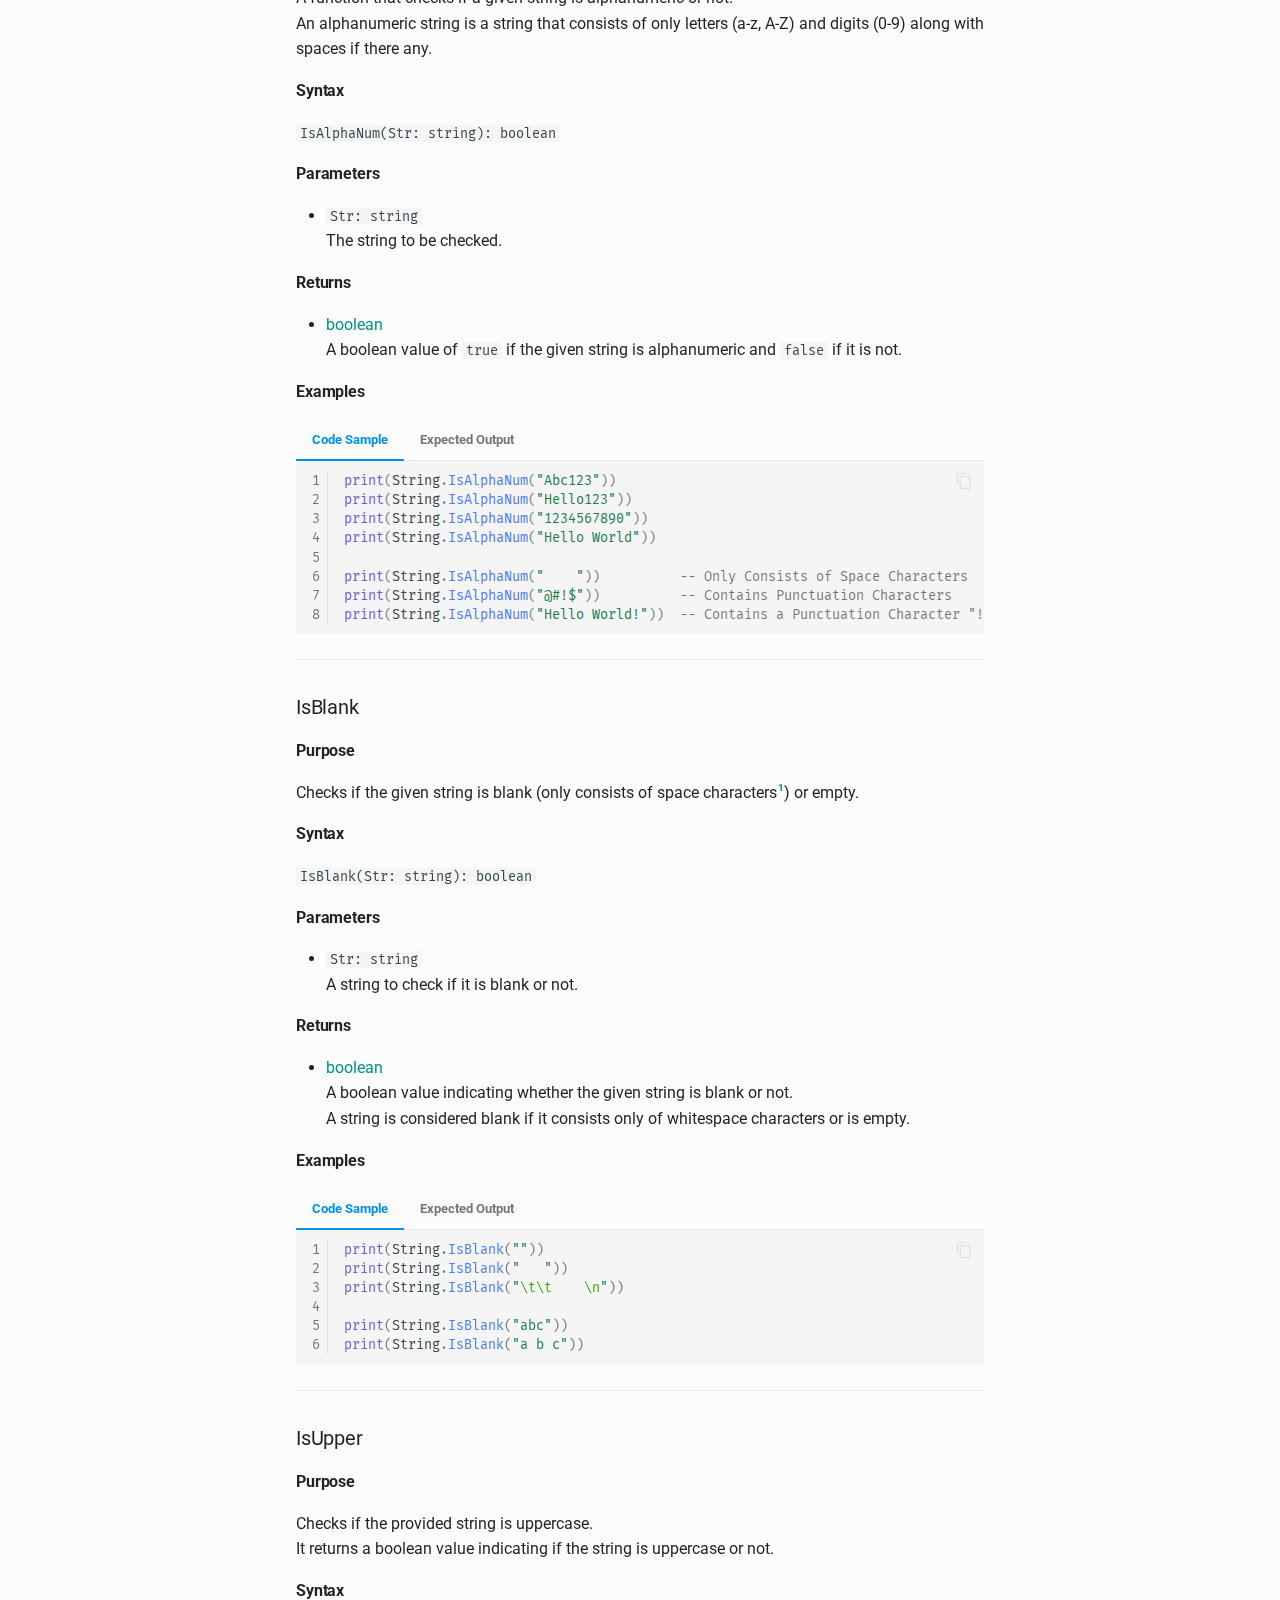
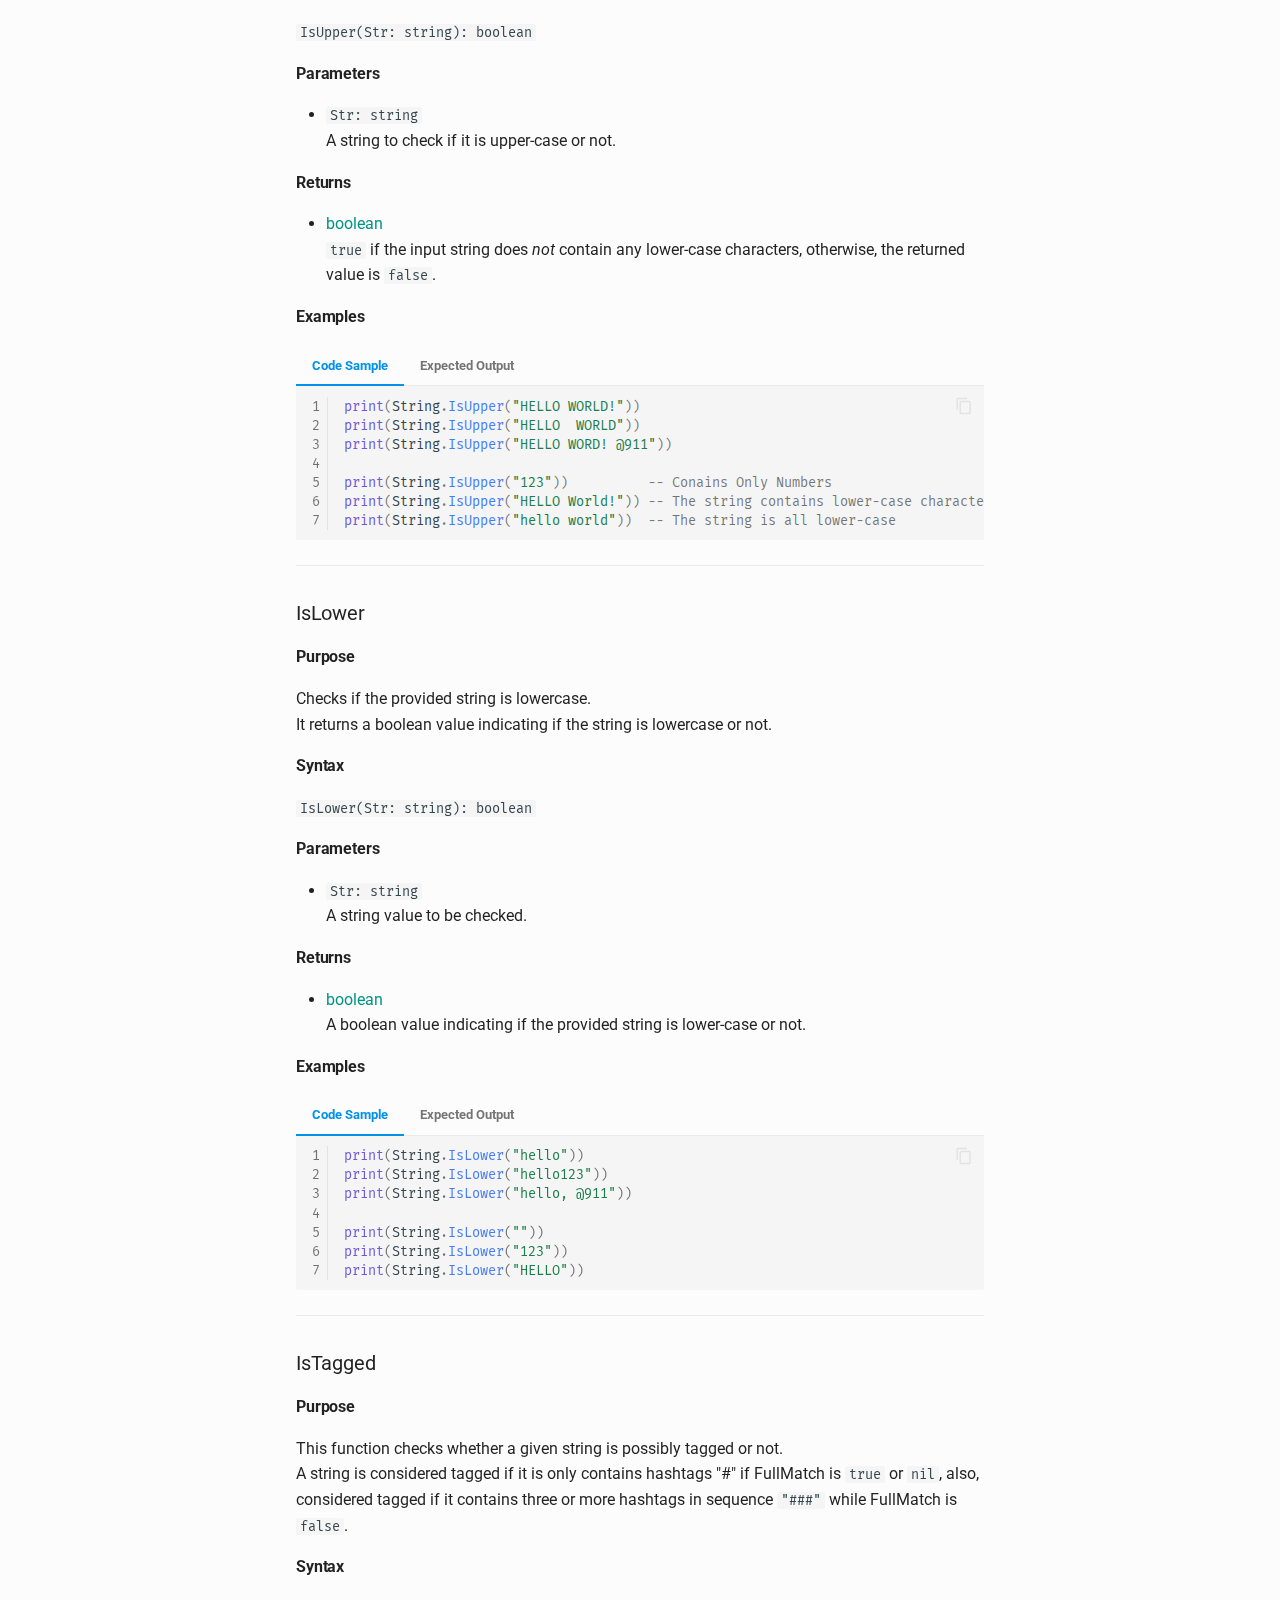
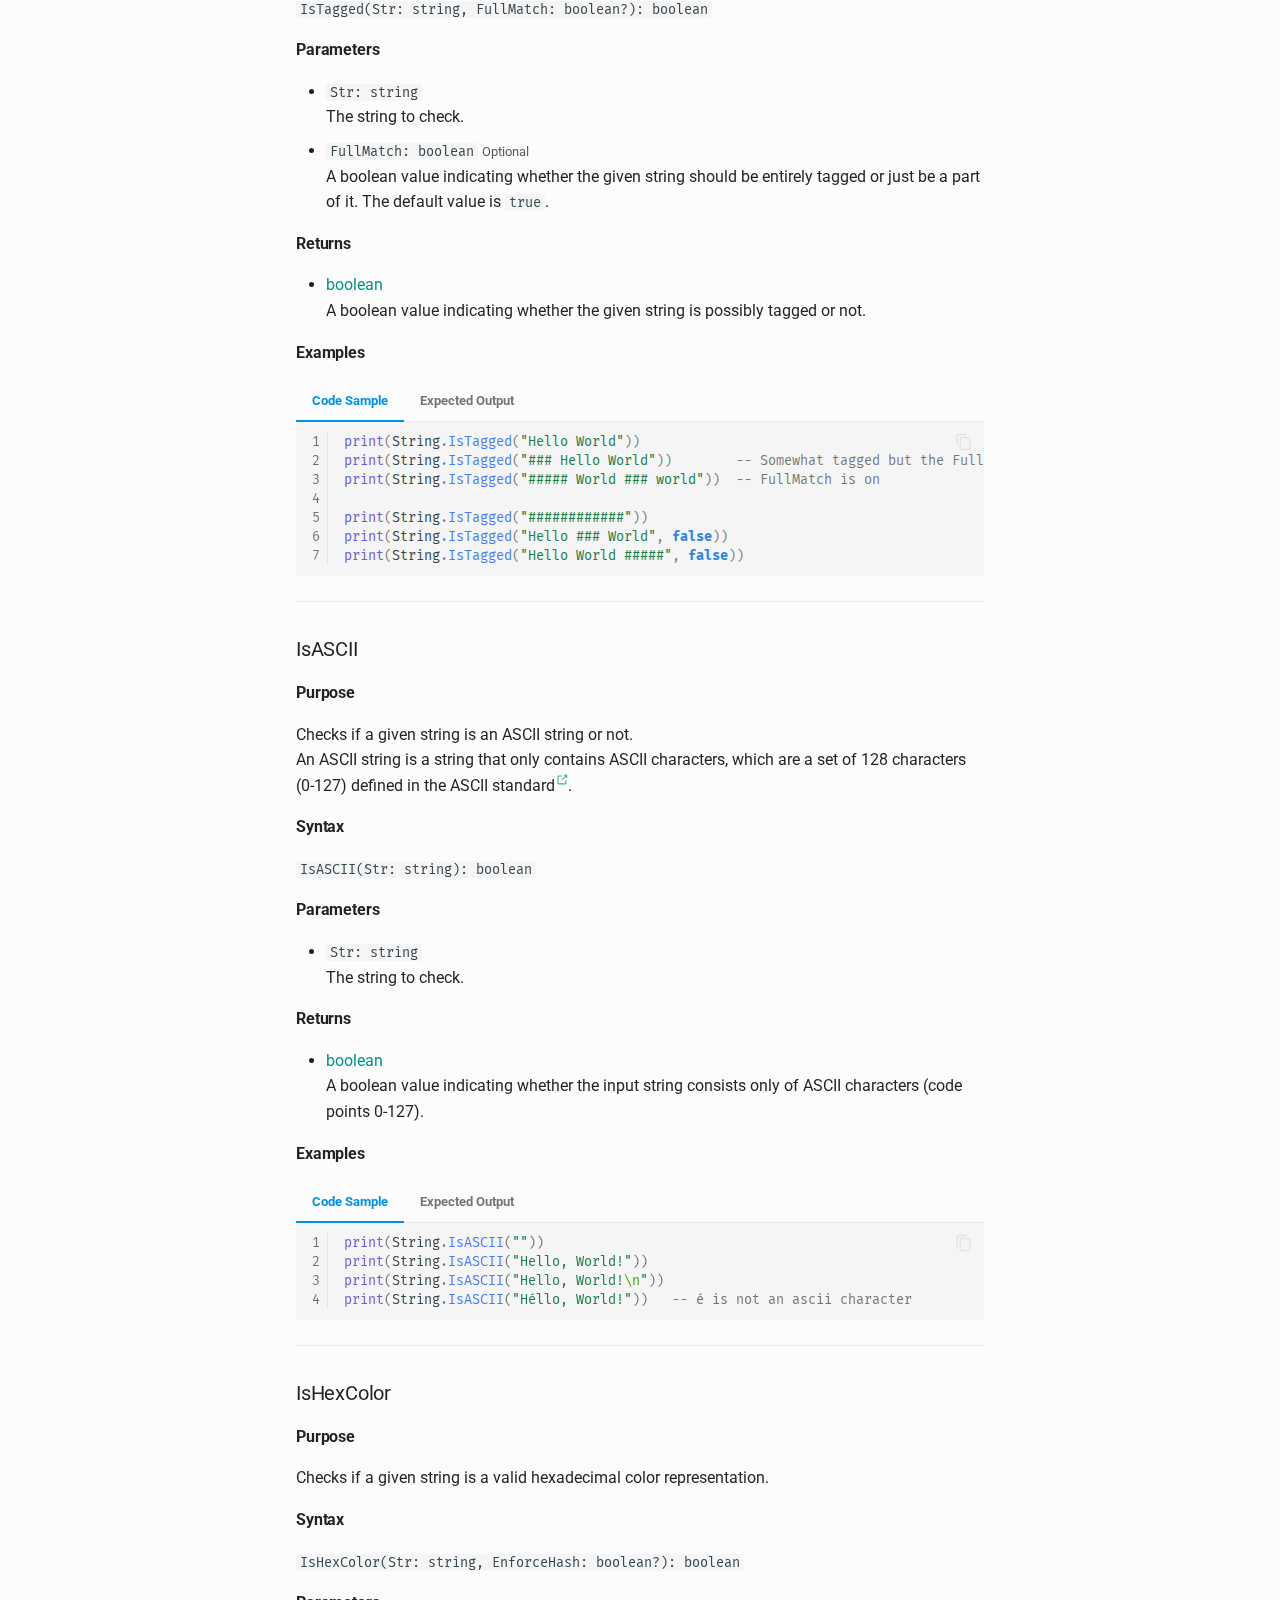
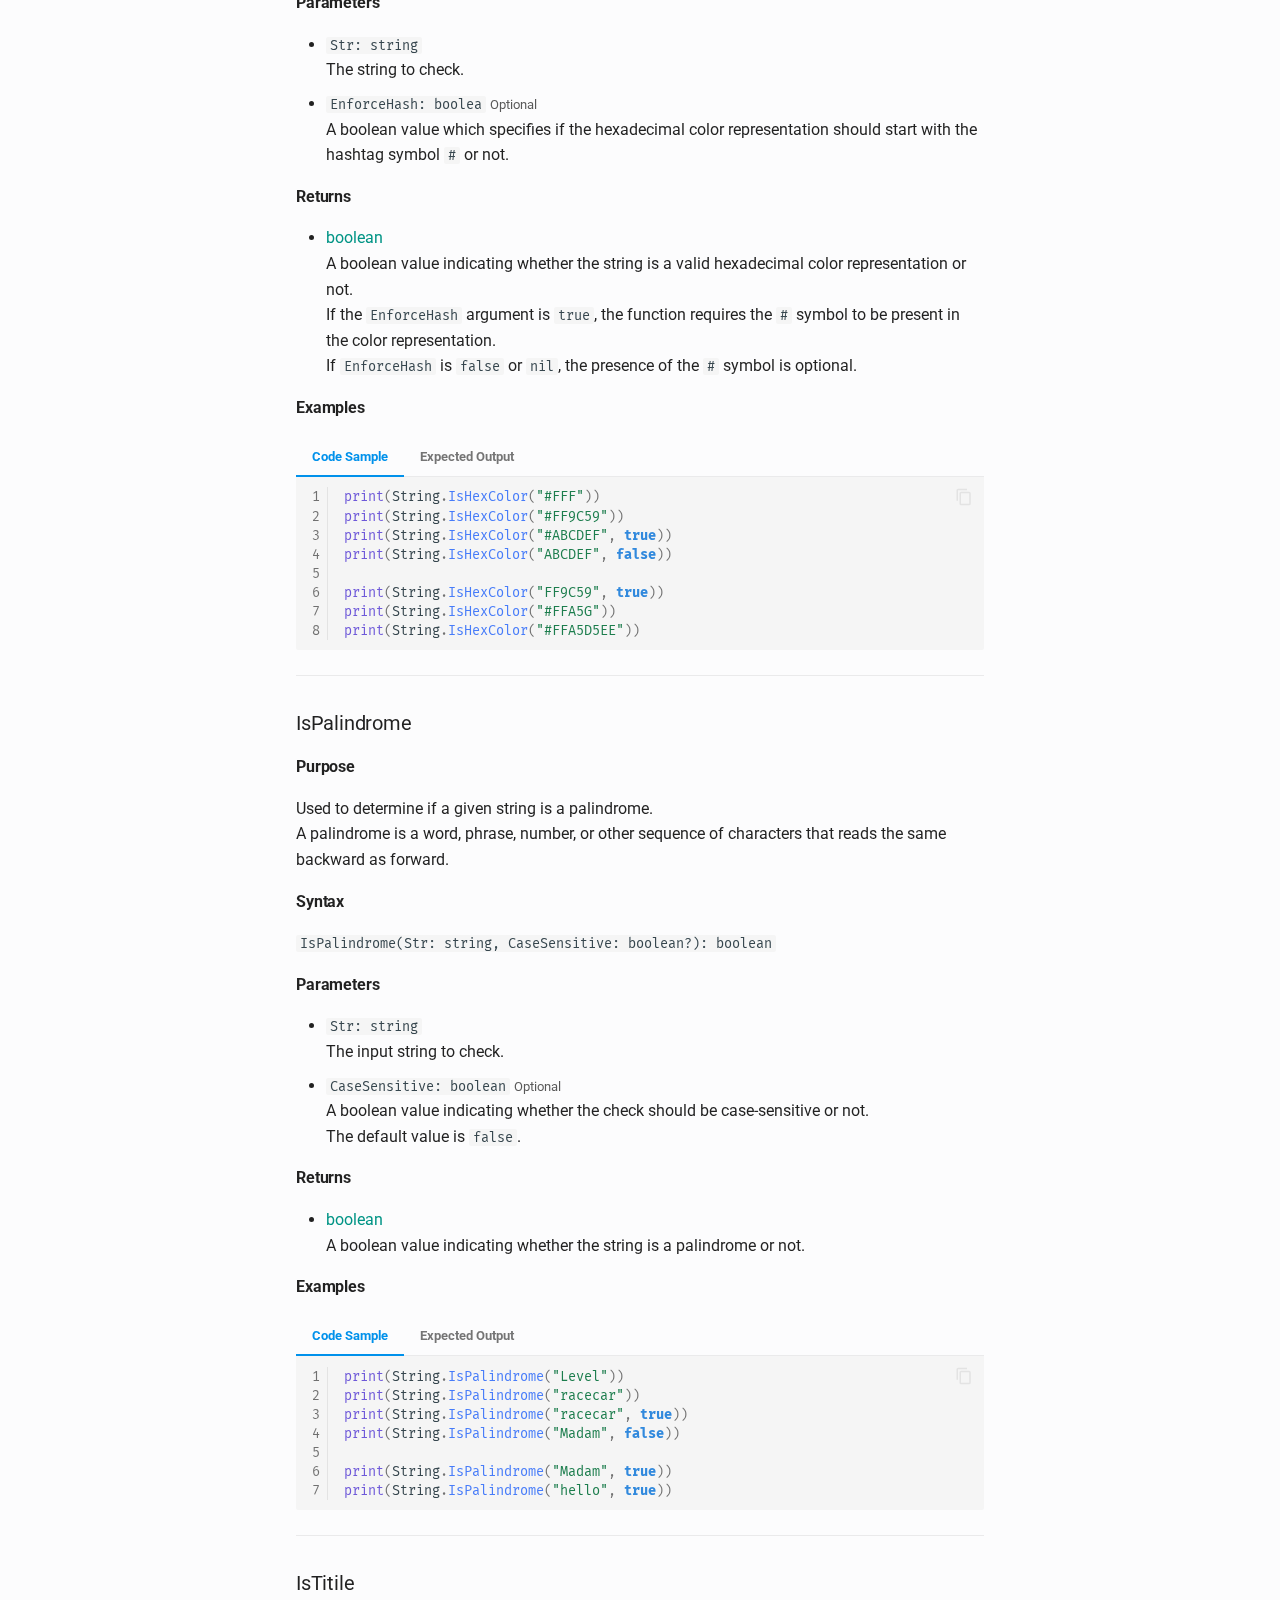
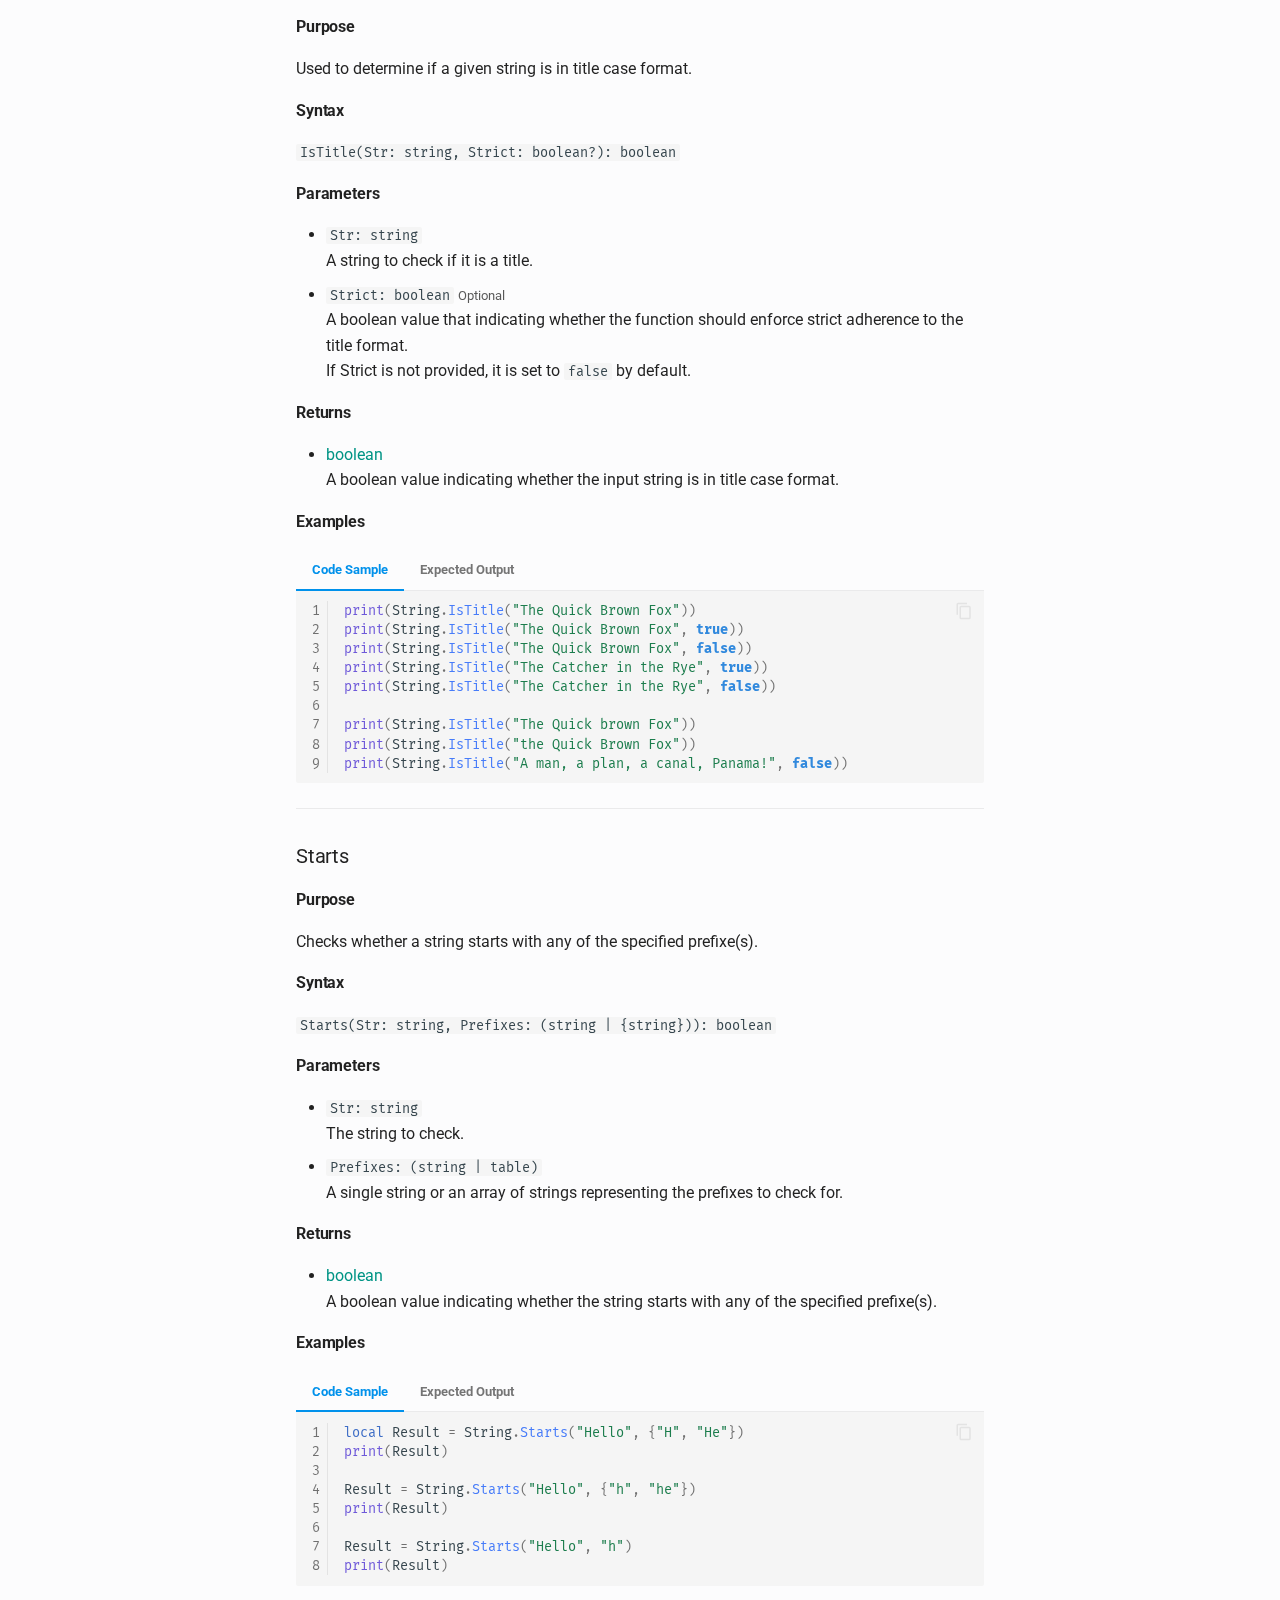
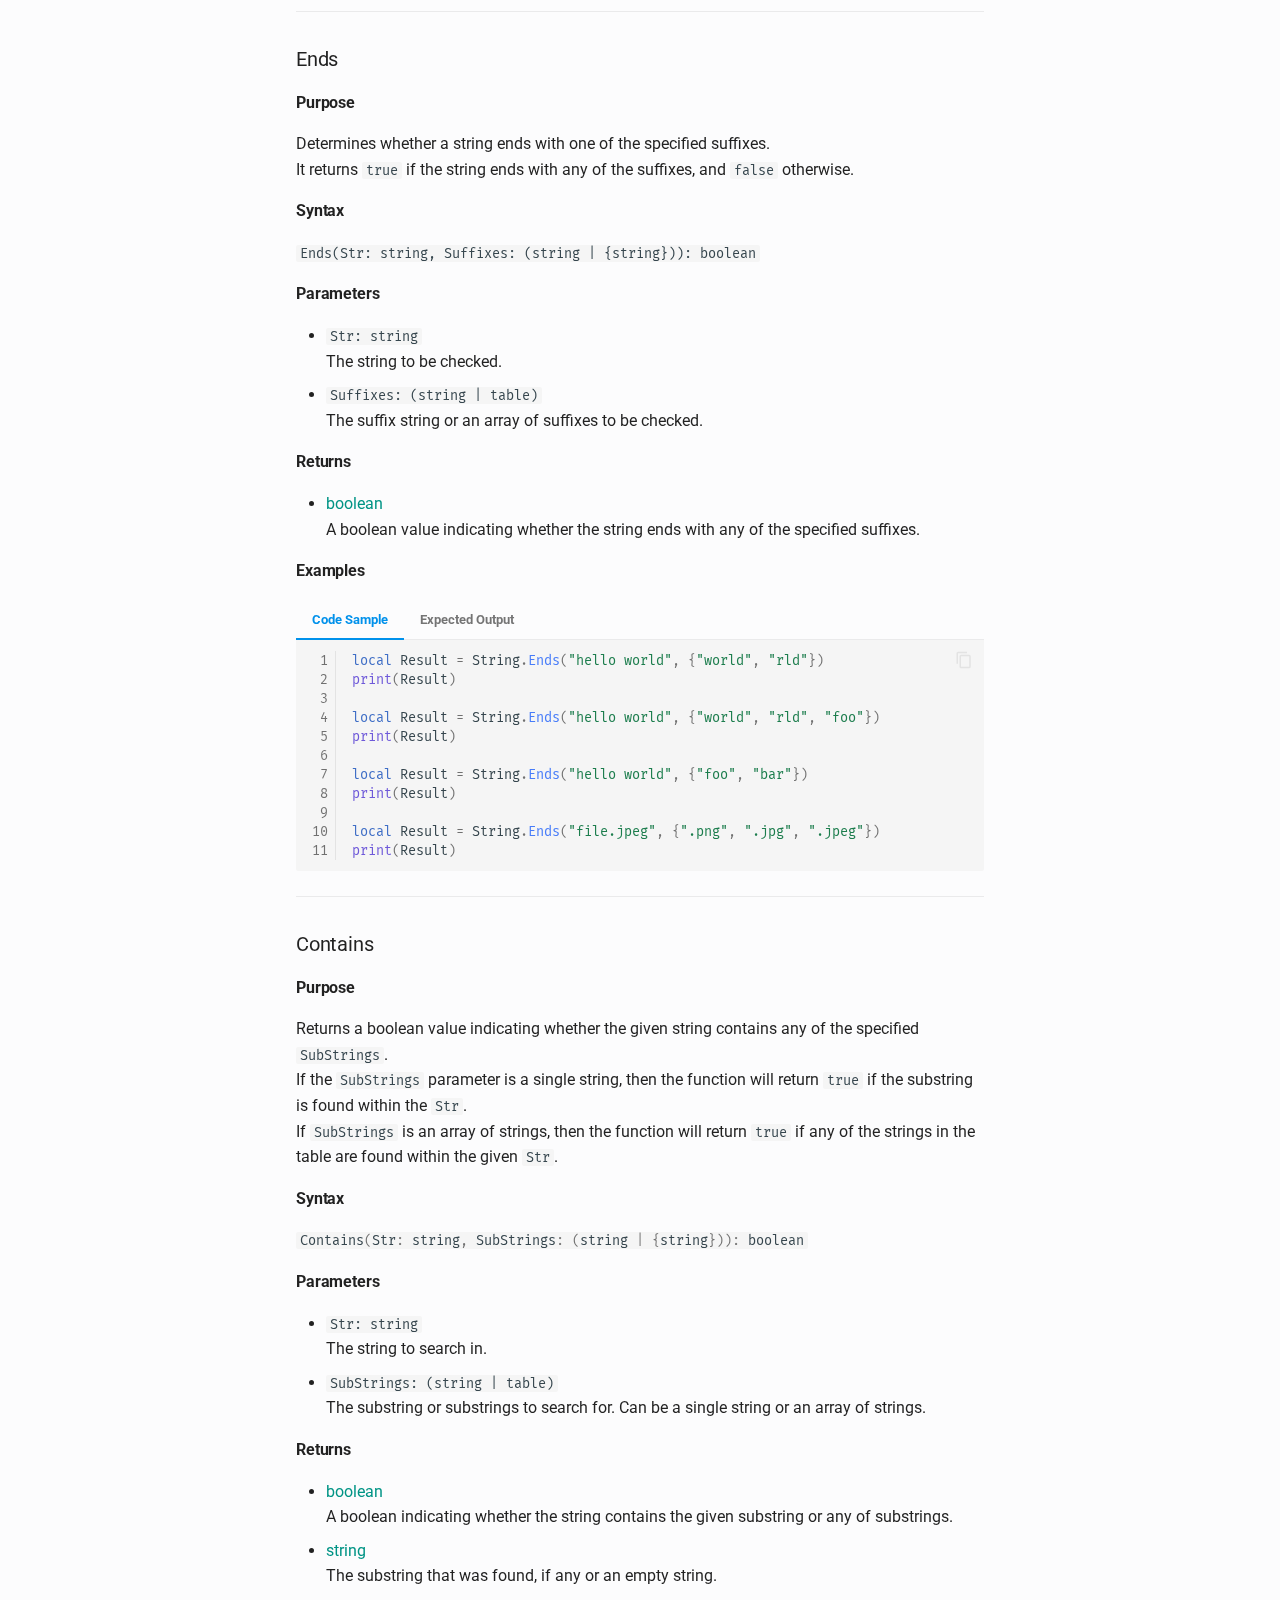
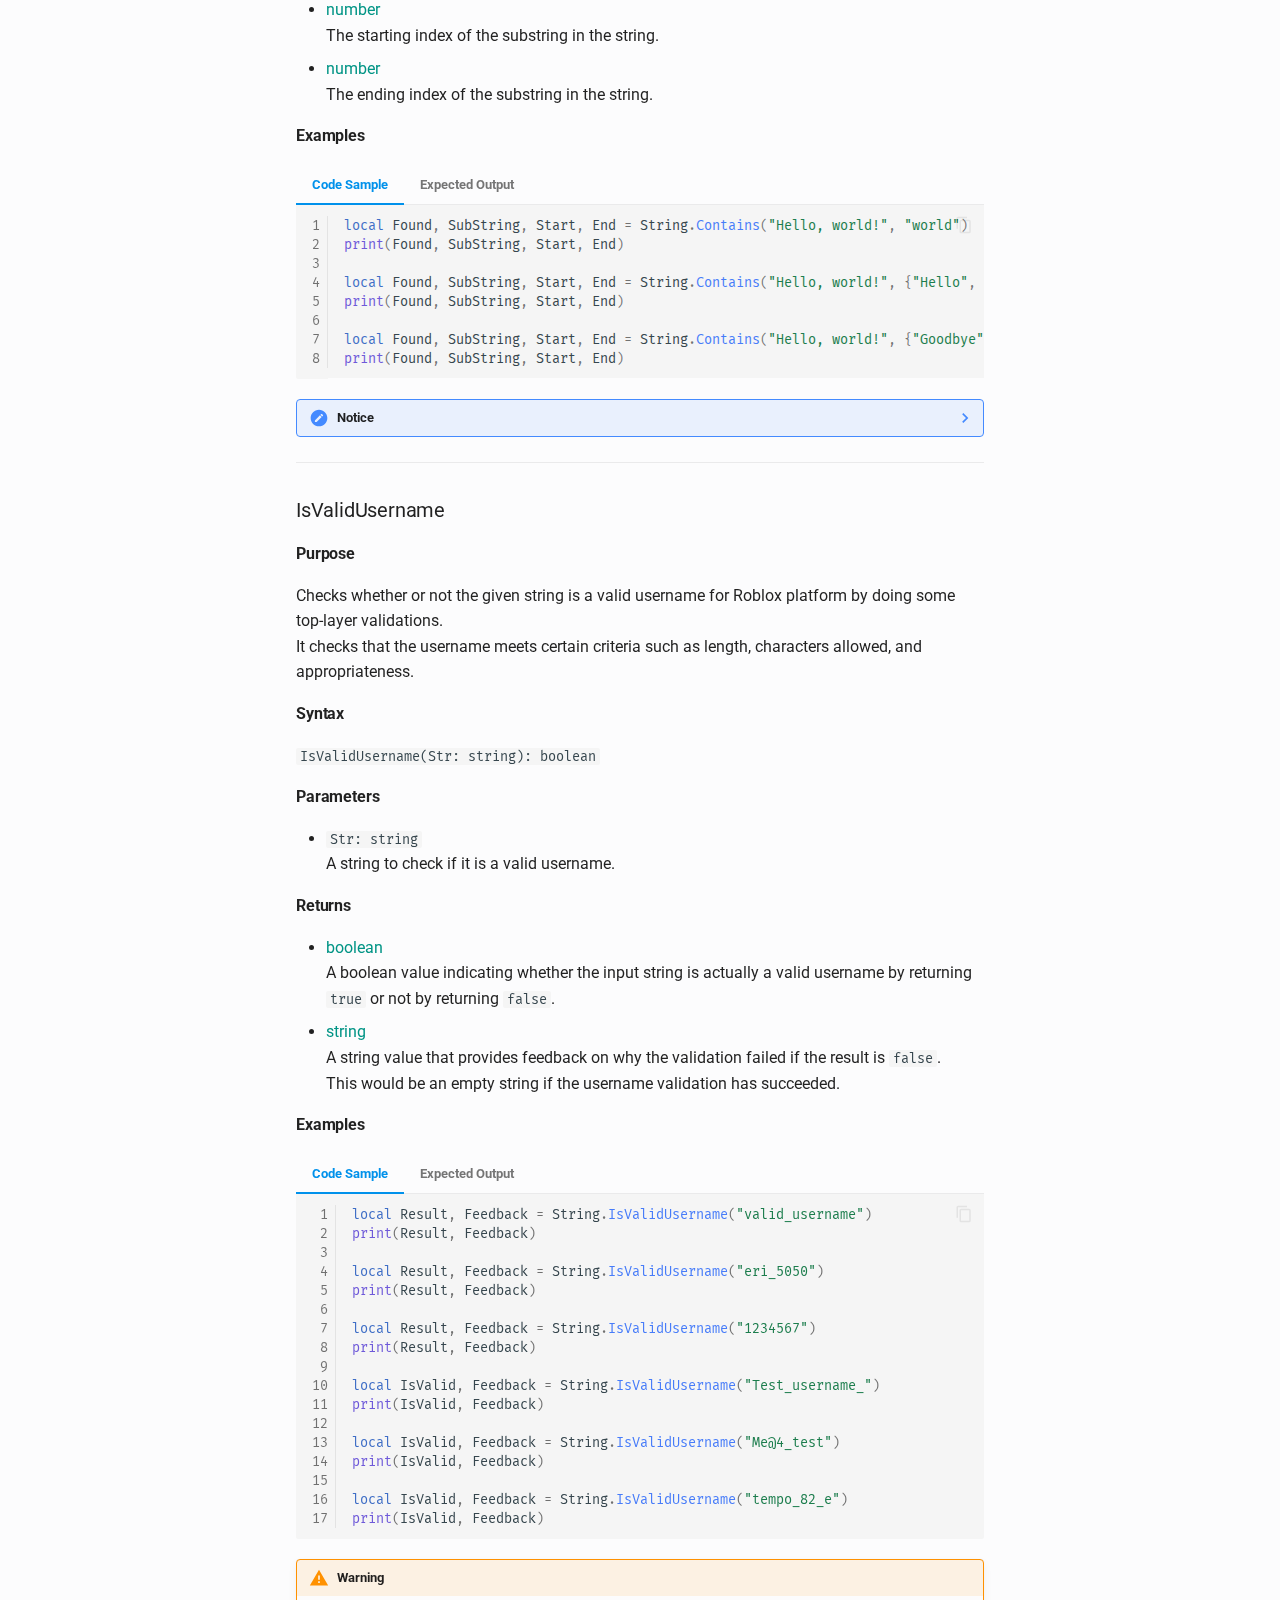
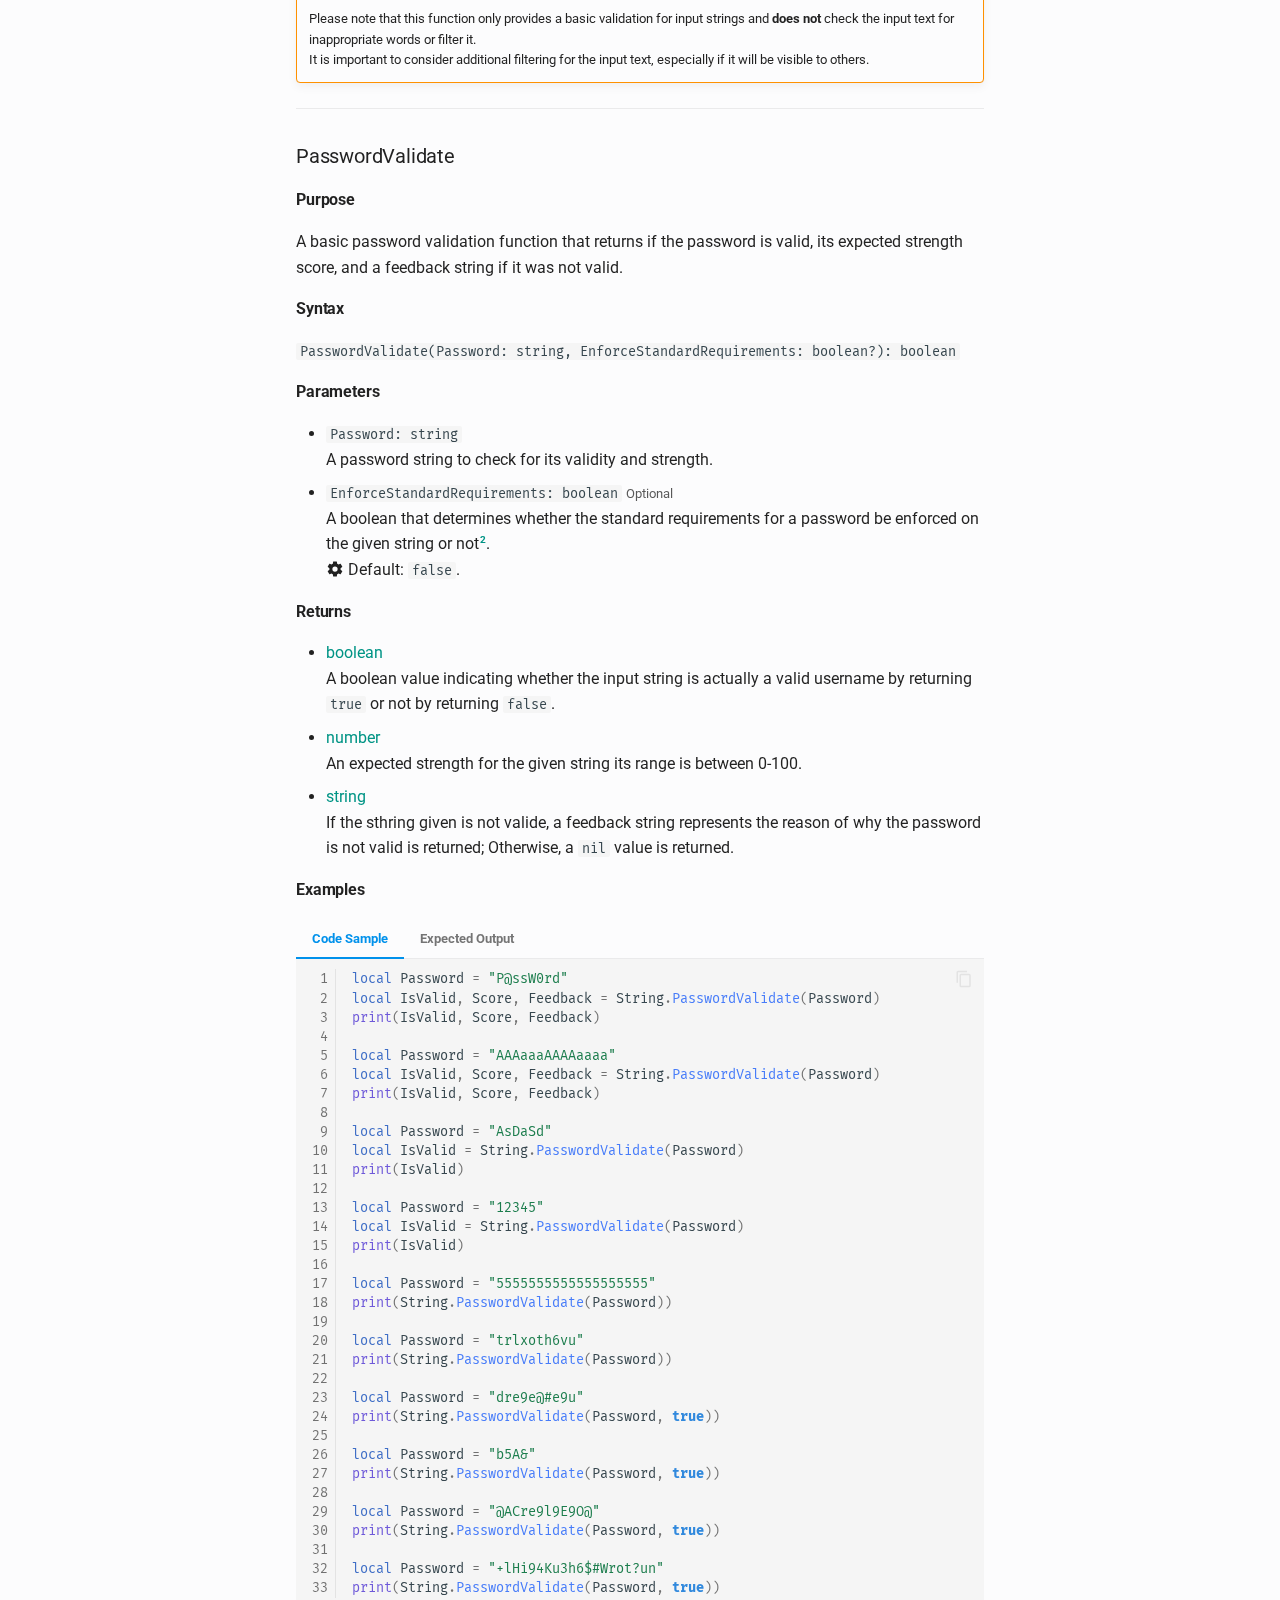
<file: Modules/Validator/index.html>
<!doctype html><html lang=en class=no-js> <head><meta charset=utf-8><meta name=viewport content="width=device-width,initial-scale=1"><meta name=description content="The Documentation Page for The Validator Sub-Module"><meta name=author content=@EgizianEG><link href=https://egizianoeg.github.io/String-Plus/Modules/Validator/ rel=canonical><link href=../MainModule/ rel=prev><link href=../Random/ rel=next><link rel=icon href=../../Images/SiteIcon.png><meta name=generator content="mkdocs-1.4.2, mkdocs-material-9.1.1"><meta name=theme-color media="(prefers-color-scheme: light)" content=#009485><meta name=theme-color media="(prefers-color-scheme: dark)" content=#546D78><title>Validator - StringPlus</title><link rel=stylesheet href=../../assets/stylesheets/main.402914a4.min.css><link rel=stylesheet href=../../assets/stylesheets/palette.a0c5b2b5.min.css><link rel=preconnect href=https://fonts.gstatic.com crossorigin><link rel=stylesheet href="https://fonts.googleapis.com/css?family=Roboto:300,300i,400,400i,700,700i%7CFira+Mono:400,400i,700,700i&display=fallback"><style>:root{--md-text-font:"Roboto";--md-code-font:"Fira Mono"}</style><link rel=stylesheet href=../../Stylesheets/LightMode.css><link rel=stylesheet href=../../Stylesheets/DarkMode.css><link rel=stylesheet href=../../Stylesheets/Extra.css><link rel=stylesheet href=../../Stylesheets/Icons.css><script>__md_scope=new URL("../..",location),__md_hash=e=>[...e].reduce((e,_)=>(e<<5)-e+_.charCodeAt(0),0),__md_get=(e,_=localStorage,t=__md_scope)=>JSON.parse(_.getItem(t.pathname+"."+e)),__md_set=(e,_,t=localStorage,a=__md_scope)=>{try{t.setItem(a.pathname+"."+e,JSON.stringify(_))}catch(e){}}</script><meta property=og:type content=website><meta property=og:title content="Validator - StringPlus"><meta property=og:description content="The Documentation Page for The Validator Sub-Module"><meta property=og:image content=https://egizianoeg.github.io/String-Plus/assets/images/social/Modules/Validator.png><meta property=og:image:type content=image/png><meta property=og:image:width content=1200><meta property=og:image:height content=630><meta content=https://egizianoeg.github.io/String-Plus/Modules/Validator/ property=og:url><meta name=twitter:card content=summary_large_image><meta name=twitter:title content="Validator - StringPlus"><meta name=twitter:description content="The Documentation Page for The Validator Sub-Module"><meta name=twitter:image content=https://egizianoeg.github.io/String-Plus/assets/images/social/Modules/Validator.png></head> <body dir=ltr data-md-color-scheme=default data-md-color-primary=teal data-md-color-accent=light-blue> <script>var palette=__md_get("__palette");if(palette&&"object"==typeof palette.color)for(var key of Object.keys(palette.color))document.body.setAttribute("data-md-color-"+key,palette.color[key])</script> <input class=md-toggle data-md-toggle=drawer type=checkbox id=__drawer autocomplete=off> <input class=md-toggle data-md-toggle=search type=checkbox id=__search autocomplete=off> <label class=md-overlay for=__drawer></label> <div data-md-component=skip> <a href=#validator-sub-module-documentation class=md-skip> Skip to content </a> </div> <div data-md-component=announce> </div> <header class=md-header data-md-component=header> <nav class="md-header__inner md-grid" aria-label=Header> <a href=../.. title=StringPlus class="md-header__button md-logo" aria-label=StringPlus data-md-component=logo> <svg xmlns=http://www.w3.org/2000/svg viewbox="0 0 24 24"><path d="M3 5a2 2 0 0 1 2-2h14a2 2 0 0 1 2 2v14a2 2 0 0 1-2 2H5a2 2 0 0 1-2-2V5m9.5 6h-1A1.5 1.5 0 0 1 10 9.5 1.5 1.5 0 0 1 11.5 8h1A1.5 1.5 0 0 1 14 9.5h2A3.5 3.5 0 0 0 12.5 6h-1A3.5 3.5 0 0 0 8 9.5a3.5 3.5 0 0 0 3.5 3.5h1a1.5 1.5 0 0 1 1.5 1.5 1.5 1.5 0 0 1-1.5 1.5h-1a1.5 1.5 0 0 1-1.5-1.5H8a3.5 3.5 0 0 0 3.5 3.5h1a3.5 3.5 0 0 0 3.5-3.5 3.5 3.5 0 0 0-3.5-3.5Z"/></svg> </a> <label class="md-header__button md-icon" for=__drawer> <svg xmlns=http://www.w3.org/2000/svg viewbox="0 0 24 24"><path d="M3 6h18v2H3V6m0 5h18v2H3v-2m0 5h18v2H3v-2Z"/></svg> </label> <div class=md-header__title data-md-component=header-title> <div class=md-header__ellipsis> <div class=md-header__topic> <span class=md-ellipsis> StringPlus </span> </div> <div class=md-header__topic data-md-component=header-topic> <span class=md-ellipsis> Validator </span> </div> </div> </div> <form class=md-header__option data-md-component=palette> <input class=md-option data-md-color-media="(prefers-color-scheme: light)" data-md-color-scheme=default data-md-color-primary=teal data-md-color-accent=light-blue aria-label="Light Mode" type=radio name=__palette id=__palette_1> <label class="md-header__button md-icon" title="Light Mode" for=__palette_2 hidden> <svg xmlns=http://www.w3.org/2000/svg viewbox="0 0 24 24"><path d="M12 8a4 4 0 0 0-4 4 4 4 0 0 0 4 4 4 4 0 0 0 4-4 4 4 0 0 0-4-4m0 10a6 6 0 0 1-6-6 6 6 0 0 1 6-6 6 6 0 0 1 6 6 6 6 0 0 1-6 6m8-9.31V4h-4.69L12 .69 8.69 4H4v4.69L.69 12 4 15.31V20h4.69L12 23.31 15.31 20H20v-4.69L23.31 12 20 8.69Z"/></svg> </label> <input class=md-option data-md-color-media="(prefers-color-scheme: dark)" data-md-color-scheme=slate data-md-color-primary=blue-grey data-md-color-accent=light-blue aria-label="Dark Mode" type=radio name=__palette id=__palette_2> <label class="md-header__button md-icon" title="Dark Mode" for=__palette_1 hidden> <svg xmlns=http://www.w3.org/2000/svg viewbox="0 0 24 24"><path d="M12 18c-.89 0-1.74-.2-2.5-.55C11.56 16.5 13 14.42 13 12c0-2.42-1.44-4.5-3.5-5.45C10.26 6.2 11.11 6 12 6a6 6 0 0 1 6 6 6 6 0 0 1-6 6m8-9.31V4h-4.69L12 .69 8.69 4H4v4.69L.69 12 4 15.31V20h4.69L12 23.31 15.31 20H20v-4.69L23.31 12 20 8.69Z"/></svg> </label> </form> <label class="md-header__button md-icon" for=__search> <svg xmlns=http://www.w3.org/2000/svg viewbox="0 0 24 24"><path d="M9.5 3A6.5 6.5 0 0 1 16 9.5c0 1.61-.59 3.09-1.56 4.23l.27.27h.79l5 5-1.5 1.5-5-5v-.79l-.27-.27A6.516 6.516 0 0 1 9.5 16 6.5 6.5 0 0 1 3 9.5 6.5 6.5 0 0 1 9.5 3m0 2C7 5 5 7 5 9.5S7 14 9.5 14 14 12 14 9.5 12 5 9.5 5Z"/></svg> </label> <div class=md-search data-md-component=search role=dialog> <label class=md-search__overlay for=__search></label> <div class=md-search__inner role=search> <form class=md-search__form name=search> <input type=text class=md-search__input name=query aria-label=Search placeholder=Search autocapitalize=off autocorrect=off autocomplete=off spellcheck=false data-md-component=search-query required> <label class="md-search__icon md-icon" for=__search> <svg xmlns=http://www.w3.org/2000/svg viewbox="0 0 24 24"><path d="M9.5 3A6.5 6.5 0 0 1 16 9.5c0 1.61-.59 3.09-1.56 4.23l.27.27h.79l5 5-1.5 1.5-5-5v-.79l-.27-.27A6.516 6.516 0 0 1 9.5 16 6.5 6.5 0 0 1 3 9.5 6.5 6.5 0 0 1 9.5 3m0 2C7 5 5 7 5 9.5S7 14 9.5 14 14 12 14 9.5 12 5 9.5 5Z"/></svg> <svg xmlns=http://www.w3.org/2000/svg viewbox="0 0 24 24"><path d="M20 11v2H8l5.5 5.5-1.42 1.42L4.16 12l7.92-7.92L13.5 5.5 8 11h12Z"/></svg> </label> <nav class=md-search__options aria-label=Search> <a href=javascript:void(0) class="md-search__icon md-icon" title=Share aria-label=Share data-clipboard data-clipboard-text data-md-component=search-share tabindex=-1> <svg xmlns=http://www.w3.org/2000/svg viewbox="0 0 24 24"><path d="M18 16.08c-.76 0-1.44.3-1.96.77L8.91 12.7c.05-.23.09-.46.09-.7 0-.24-.04-.47-.09-.7l7.05-4.11c.54.5 1.25.81 2.04.81a3 3 0 0 0 3-3 3 3 0 0 0-3-3 3 3 0 0 0-3 3c0 .24.04.47.09.7L8.04 9.81C7.5 9.31 6.79 9 6 9a3 3 0 0 0-3 3 3 3 0 0 0 3 3c.79 0 1.5-.31 2.04-.81l7.12 4.15c-.05.21-.08.43-.08.66 0 1.61 1.31 2.91 2.92 2.91 1.61 0 2.92-1.3 2.92-2.91A2.92 2.92 0 0 0 18 16.08Z"/></svg> </a> <button type=reset class="md-search__icon md-icon" title=Clear aria-label=Clear tabindex=-1> <svg xmlns=http://www.w3.org/2000/svg viewbox="0 0 24 24"><path d="M19 6.41 17.59 5 12 10.59 6.41 5 5 6.41 10.59 12 5 17.59 6.41 19 12 13.41 17.59 19 19 17.59 13.41 12 19 6.41Z"/></svg> </button> </nav> <div class=md-search__suggest data-md-component=search-suggest></div> </form> <div class=md-search__output> <div class=md-search__scrollwrap data-md-scrollfix> <div class=md-search-result data-md-component=search-result> <div class=md-search-result__meta> Initializing search </div> <ol class=md-search-result__list role=presentation></ol> </div> </div> </div> </div> </div> <div class=md-header__source> <a href=https://github.com/EgizianoEG/String-Plus title="Go to repository" class=md-source data-md-component=source> <div class="md-source__icon md-icon"> <svg xmlns=http://www.w3.org/2000/svg viewbox="0 0 496 512"><!-- Font Awesome Free 6.3.0 by @fontawesome - https://fontawesome.com License - https://fontawesome.com/license/free (Icons: CC BY 4.0, Fonts: SIL OFL 1.1, Code: MIT License) Copyright 2023 Fonticons, Inc.--><path d="M165.9 397.4c0 2-2.3 3.6-5.2 3.6-3.3.3-5.6-1.3-5.6-3.6 0-2 2.3-3.6 5.2-3.6 3-.3 5.6 1.3 5.6 3.6zm-31.1-4.5c-.7 2 1.3 4.3 4.3 4.9 2.6 1 5.6 0 6.2-2s-1.3-4.3-4.3-5.2c-2.6-.7-5.5.3-6.2 2.3zm44.2-1.7c-2.9.7-4.9 2.6-4.6 4.9.3 2 2.9 3.3 5.9 2.6 2.9-.7 4.9-2.6 4.6-4.6-.3-1.9-3-3.2-5.9-2.9zM244.8 8C106.1 8 0 113.3 0 252c0 110.9 69.8 205.8 169.5 239.2 12.8 2.3 17.3-5.6 17.3-12.1 0-6.2-.3-40.4-.3-61.4 0 0-70 15-84.7-29.8 0 0-11.4-29.1-27.8-36.6 0 0-22.9-15.7 1.6-15.4 0 0 24.9 2 38.6 25.8 21.9 38.6 58.6 27.5 72.9 20.9 2.3-16 8.8-27.1 16-33.7-55.9-6.2-112.3-14.3-112.3-110.5 0-27.5 7.6-41.3 23.6-58.9-2.6-6.5-11.1-33.3 2.6-67.9 20.9-6.5 69 27 69 27 20-5.6 41.5-8.5 62.8-8.5s42.8 2.9 62.8 8.5c0 0 48.1-33.6 69-27 13.7 34.7 5.2 61.4 2.6 67.9 16 17.7 25.8 31.5 25.8 58.9 0 96.5-58.9 104.2-114.8 110.5 9.2 7.9 17 22.9 17 46.4 0 33.7-.3 75.4-.3 83.6 0 6.5 4.6 14.4 17.3 12.1C428.2 457.8 496 362.9 496 252 496 113.3 383.5 8 244.8 8zM97.2 352.9c-1.3 1-1 3.3.7 5.2 1.6 1.6 3.9 2.3 5.2 1 1.3-1 1-3.3-.7-5.2-1.6-1.6-3.9-2.3-5.2-1zm-10.8-8.1c-.7 1.3.3 2.9 2.3 3.9 1.6 1 3.6.7 4.3-.7.7-1.3-.3-2.9-2.3-3.9-2-.6-3.6-.3-4.3.7zm32.4 35.6c-1.6 1.3-1 4.3 1.3 6.2 2.3 2.3 5.2 2.6 6.5 1 1.3-1.3.7-4.3-1.3-6.2-2.2-2.3-5.2-2.6-6.5-1zm-11.4-14.7c-1.6 1-1.6 3.6 0 5.9 1.6 2.3 4.3 3.3 5.6 2.3 1.6-1.3 1.6-3.9 0-6.2-1.4-2.3-4-3.3-5.6-2z"/></svg> </div> <div class=md-source__repository> EgizianEG/String-Plus </div> </a> </div> </nav> </header> <div class=md-container data-md-component=container> <nav class=md-tabs aria-label=Tabs data-md-component=tabs> <div class=md-grid> <ul class=md-tabs__list> <li class=md-tabs__item> <a href=../.. class=md-tabs__link> Home </a> </li> <li class=md-tabs__item> <a href=../MainModule/ class=md-tabs__link> Main Module </a> </li> <li class=md-tabs__item> <a href=./ class="md-tabs__link md-tabs__link--active"> Sub-Modules </a> </li> <li class=md-tabs__item> <a href=../../ChangeLog/ class=md-tabs__link> Change Log </a> </li> </ul> </div> </nav> <main class=md-main data-md-component=main> <div class="md-main__inner md-grid"> <div class="md-sidebar md-sidebar--primary" data-md-component=sidebar data-md-type=navigation> <div class=md-sidebar__scrollwrap> <div class=md-sidebar__inner> <nav class="md-nav md-nav--primary md-nav--lifted" aria-label=Navigation data-md-level=0> <label class=md-nav__title for=__drawer> <a href=../.. title=StringPlus class="md-nav__button md-logo" aria-label=StringPlus data-md-component=logo> <svg xmlns=http://www.w3.org/2000/svg viewbox="0 0 24 24"><path d="M3 5a2 2 0 0 1 2-2h14a2 2 0 0 1 2 2v14a2 2 0 0 1-2 2H5a2 2 0 0 1-2-2V5m9.5 6h-1A1.5 1.5 0 0 1 10 9.5 1.5 1.5 0 0 1 11.5 8h1A1.5 1.5 0 0 1 14 9.5h2A3.5 3.5 0 0 0 12.5 6h-1A3.5 3.5 0 0 0 8 9.5a3.5 3.5 0 0 0 3.5 3.5h1a1.5 1.5 0 0 1 1.5 1.5 1.5 1.5 0 0 1-1.5 1.5h-1a1.5 1.5 0 0 1-1.5-1.5H8a3.5 3.5 0 0 0 3.5 3.5h1a3.5 3.5 0 0 0 3.5-3.5 3.5 3.5 0 0 0-3.5-3.5Z"/></svg> </a> StringPlus </label> <div class=md-nav__source> <a href=https://github.com/EgizianoEG/String-Plus title="Go to repository" class=md-source data-md-component=source> <div class="md-source__icon md-icon"> <svg xmlns=http://www.w3.org/2000/svg viewbox="0 0 496 512"><!-- Font Awesome Free 6.3.0 by @fontawesome - https://fontawesome.com License - https://fontawesome.com/license/free (Icons: CC BY 4.0, Fonts: SIL OFL 1.1, Code: MIT License) Copyright 2023 Fonticons, Inc.--><path d="M165.9 397.4c0 2-2.3 3.6-5.2 3.6-3.3.3-5.6-1.3-5.6-3.6 0-2 2.3-3.6 5.2-3.6 3-.3 5.6 1.3 5.6 3.6zm-31.1-4.5c-.7 2 1.3 4.3 4.3 4.9 2.6 1 5.6 0 6.2-2s-1.3-4.3-4.3-5.2c-2.6-.7-5.5.3-6.2 2.3zm44.2-1.7c-2.9.7-4.9 2.6-4.6 4.9.3 2 2.9 3.3 5.9 2.6 2.9-.7 4.9-2.6 4.6-4.6-.3-1.9-3-3.2-5.9-2.9zM244.8 8C106.1 8 0 113.3 0 252c0 110.9 69.8 205.8 169.5 239.2 12.8 2.3 17.3-5.6 17.3-12.1 0-6.2-.3-40.4-.3-61.4 0 0-70 15-84.7-29.8 0 0-11.4-29.1-27.8-36.6 0 0-22.9-15.7 1.6-15.4 0 0 24.9 2 38.6 25.8 21.9 38.6 58.6 27.5 72.9 20.9 2.3-16 8.8-27.1 16-33.7-55.9-6.2-112.3-14.3-112.3-110.5 0-27.5 7.6-41.3 23.6-58.9-2.6-6.5-11.1-33.3 2.6-67.9 20.9-6.5 69 27 69 27 20-5.6 41.5-8.5 62.8-8.5s42.8 2.9 62.8 8.5c0 0 48.1-33.6 69-27 13.7 34.7 5.2 61.4 2.6 67.9 16 17.7 25.8 31.5 25.8 58.9 0 96.5-58.9 104.2-114.8 110.5 9.2 7.9 17 22.9 17 46.4 0 33.7-.3 75.4-.3 83.6 0 6.5 4.6 14.4 17.3 12.1C428.2 457.8 496 362.9 496 252 496 113.3 383.5 8 244.8 8zM97.2 352.9c-1.3 1-1 3.3.7 5.2 1.6 1.6 3.9 2.3 5.2 1 1.3-1 1-3.3-.7-5.2-1.6-1.6-3.9-2.3-5.2-1zm-10.8-8.1c-.7 1.3.3 2.9 2.3 3.9 1.6 1 3.6.7 4.3-.7.7-1.3-.3-2.9-2.3-3.9-2-.6-3.6-.3-4.3.7zm32.4 35.6c-1.6 1.3-1 4.3 1.3 6.2 2.3 2.3 5.2 2.6 6.5 1 1.3-1.3.7-4.3-1.3-6.2-2.2-2.3-5.2-2.6-6.5-1zm-11.4-14.7c-1.6 1-1.6 3.6 0 5.9 1.6 2.3 4.3 3.3 5.6 2.3 1.6-1.3 1.6-3.9 0-6.2-1.4-2.3-4-3.3-5.6-2z"/></svg> </div> <div class=md-source__repository> EgizianEG/String-Plus </div> </a> </div> <ul class=md-nav__list data-md-scrollfix> <li class=md-nav__item> <a href=../.. class=md-nav__link> Home </a> </li> <li class=md-nav__item> <a href=../MainModule/ class=md-nav__link> Main Module </a> </li> <li class="md-nav__item md-nav__item--active md-nav__item--nested"> <input class="md-nav__toggle md-toggle " type=checkbox id=__nav_3 checked> <label class=md-nav__link for=__nav_3 id=__nav_3_label tabindex=0> Sub-Modules <span class="md-nav__icon md-icon"></span> </label> <nav class=md-nav data-md-level=1 aria-labelledby=__nav_3_label aria-expanded=true> <label class=md-nav__title for=__nav_3> <span class="md-nav__icon md-icon"></span> Sub-Modules </label> <ul class=md-nav__list data-md-scrollfix> <li class="md-nav__item md-nav__item--active"> <input class="md-nav__toggle md-toggle" type=checkbox id=__toc> <label class="md-nav__link md-nav__link--active" for=__toc> Validator <span class="md-nav__icon md-icon"></span> </label> <a href=./ class="md-nav__link md-nav__link--active"> Validator </a> <nav class="md-nav md-nav--secondary" aria-label="On This Page"> <label class=md-nav__title for=__toc> <span class="md-nav__icon md-icon"></span> On This Page </label> <ul class=md-nav__list data-md-component=toc data-md-scrollfix> <li class=md-nav__item> <a href=#overview class=md-nav__link> Overview </a> </li> <li class=md-nav__item> <a href=#functions class=md-nav__link> Functions </a> <nav class=md-nav aria-label=Functions> <ul class=md-nav__list> <li class=md-nav__item> <a href=#isnumeric class=md-nav__link> IsNumeric </a> </li> <li class=md-nav__item> <a href=#isinteger class=md-nav__link> IsInteger </a> </li> <li class=md-nav__item> <a href=#isalpha class=md-nav__link> IsAlpha </a> </li> <li class=md-nav__item> <a href=#isalphanum class=md-nav__link> IsAlphaNum </a> </li> <li class=md-nav__item> <a href=#isblank class=md-nav__link> IsBlank </a> </li> <li class=md-nav__item> <a href=#isupper class=md-nav__link> IsUpper </a> </li> <li class=md-nav__item> <a href=#islower class=md-nav__link> IsLower </a> </li> <li class=md-nav__item> <a href=#istagged class=md-nav__link> IsTagged </a> </li> <li class=md-nav__item> <a href=#isascii class=md-nav__link> IsASCII </a> </li> <li class=md-nav__item> <a href=#ishexcolor class=md-nav__link> IsHexColor </a> </li> <li class=md-nav__item> <a href=#ispalindrome class=md-nav__link> IsPalindrome </a> </li> <li class=md-nav__item> <a href=#istitile class=md-nav__link> IsTitile </a> </li> <li class=md-nav__item> <a href=#starts class=md-nav__link> Starts </a> </li> <li class=md-nav__item> <a href=#ends class=md-nav__link> Ends </a> </li> <li class=md-nav__item> <a href=#contains class=md-nav__link> Contains </a> </li> <li class=md-nav__item> <a href=#isvalidusername class=md-nav__link> IsValidUsername </a> </li> <li class=md-nav__item> <a href=#passwordvalidate class=md-nav__link> PasswordValidate </a> </li> </ul> </nav> </li> </ul> </nav> </li> <li class=md-nav__item> <a href=../Random/ class=md-nav__link> Random </a> </li> <li class=md-nav__item> <a href=../Iterators/ class=md-nav__link> Iterators </a> </li> <li class=md-nav__item> <a href=../Stringify/ class=md-nav__link> Stringify </a> </li> <li class=md-nav__item> <a href=../UTF8Reverse/ class=md-nav__link> UTF8Reverse </a> </li> </ul> </nav> </li> <li class=md-nav__item> <a href=../../ChangeLog/ class=md-nav__link> Change Log </a> </li> </ul> </nav> </div> </div> </div> <div class="md-sidebar md-sidebar--secondary" data-md-component=sidebar data-md-type=toc> <div class=md-sidebar__scrollwrap> <div class=md-sidebar__inner> <nav class="md-nav md-nav--secondary" aria-label="On This Page"> <label class=md-nav__title for=__toc> <span class="md-nav__icon md-icon"></span> On This Page </label> <ul class=md-nav__list data-md-component=toc data-md-scrollfix> <li class=md-nav__item> <a href=#overview class=md-nav__link> Overview </a> </li> <li class=md-nav__item> <a href=#functions class=md-nav__link> Functions </a> <nav class=md-nav aria-label=Functions> <ul class=md-nav__list> <li class=md-nav__item> <a href=#isnumeric class=md-nav__link> IsNumeric </a> </li> <li class=md-nav__item> <a href=#isinteger class=md-nav__link> IsInteger </a> </li> <li class=md-nav__item> <a href=#isalpha class=md-nav__link> IsAlpha </a> </li> <li class=md-nav__item> <a href=#isalphanum class=md-nav__link> IsAlphaNum </a> </li> <li class=md-nav__item> <a href=#isblank class=md-nav__link> IsBlank </a> </li> <li class=md-nav__item> <a href=#isupper class=md-nav__link> IsUpper </a> </li> <li class=md-nav__item> <a href=#islower class=md-nav__link> IsLower </a> </li> <li class=md-nav__item> <a href=#istagged class=md-nav__link> IsTagged </a> </li> <li class=md-nav__item> <a href=#isascii class=md-nav__link> IsASCII </a> </li> <li class=md-nav__item> <a href=#ishexcolor class=md-nav__link> IsHexColor </a> </li> <li class=md-nav__item> <a href=#ispalindrome class=md-nav__link> IsPalindrome </a> </li> <li class=md-nav__item> <a href=#istitile class=md-nav__link> IsTitile </a> </li> <li class=md-nav__item> <a href=#starts class=md-nav__link> Starts </a> </li> <li class=md-nav__item> <a href=#ends class=md-nav__link> Ends </a> </li> <li class=md-nav__item> <a href=#contains class=md-nav__link> Contains </a> </li> <li class=md-nav__item> <a href=#isvalidusername class=md-nav__link> IsValidUsername </a> </li> <li class=md-nav__item> <a href=#passwordvalidate class=md-nav__link> PasswordValidate </a> </li> </ul> </nav> </li> </ul> </nav> </div> </div> </div> <div class=md-content data-md-component=content> <article class="md-content__inner md-typeset"> <a href=https://github.com/EgizianoEG/String-Plus/edit/master/docs/Modules/Validator.md title="Edit this page" class="md-content__button md-icon"> <svg xmlns=http://www.w3.org/2000/svg viewbox="0 0 24 24"><path d="M10 20H6V4h7v5h5v3.1l2-2V8l-6-6H6c-1.1 0-2 .9-2 2v16c0 1.1.9 2 2 2h4v-2m10.2-7c.1 0 .3.1.4.2l1.3 1.3c.2.2.2.6 0 .8l-1 1-2.1-2.1 1-1c.1-.1.2-.2.4-.2m0 3.9L14.1 23H12v-2.1l6.1-6.1 2.1 2.1Z"/></svg> </a> <a href=https://github.com/EgizianoEG/String-Plus/raw/master/docs/Modules/Validator.md title="View source of this page" class="md-content__button md-icon"> <svg xmlns=http://www.w3.org/2000/svg viewbox="0 0 24 24"><path d="M17 18c.56 0 1 .44 1 1s-.44 1-1 1-1-.44-1-1 .44-1 1-1m0-3c-2.73 0-5.06 1.66-6 4 .94 2.34 3.27 4 6 4s5.06-1.66 6-4c-.94-2.34-3.27-4-6-4m0 6.5a2.5 2.5 0 0 1-2.5-2.5 2.5 2.5 0 0 1 2.5-2.5 2.5 2.5 0 0 1 2.5 2.5 2.5 2.5 0 0 1-2.5 2.5M9.27 20H6V4h7v5h5v4.07c.7.08 1.36.25 2 .49V8l-6-6H6a2 2 0 0 0-2 2v16a2 2 0 0 0 2 2h4.5a8.15 8.15 0 0 1-1.23-2Z"/></svg> </a> <h1 id=validator-sub-module-documentation>Validator Sub-Module Documentation<a class=headerlink href=#validator-sub-module-documentation title="Anchor Link">⚓︎</a></h1> <hr class=md-page-heading-separator> <h2 id=overview>Overview<a class=headerlink href=#overview title="Anchor Link">⚓︎</a></h2> <p>The Validator sub-library is a collection of functions designed to check and validate strings. <br> It provides a range of checks for various characteristics. <br> These functions are useful for verifying the correctness and suitability of strings in various contexts.</p> <div class="admonition note"> <p class=admonition-title>Notice</p> <p>There could be boolean outputs that be grouped and be separated by a single line for better appearance without an additional print between.</p> </div> <h2 id=functions>Functions<a class=headerlink href=#functions title="Anchor Link">⚓︎</a></h2> <h3 id=isnumeric>IsNumeric<a class=headerlink href=#isnumeric title="Anchor Link">⚓︎</a></h3> <h4 id=isnumeric-purpose>Purpose<a class=headerlink href=#isnumeric-purpose title="Anchor Link">⚓︎</a></h4> <p>This function checks if the given string represents a numeric value. <br> It returns <code>true</code> if the string is a numeric value, <code>false</code> otherwise. <br></p> <p>This function considers a numeric value as a string that can be converted to a number type, such as integer, float, or double.</p> <h4 id=isnumeric-syntax>Syntax<a class=headerlink href=#isnumeric-syntax title="Anchor Link">⚓︎</a></h4> <p><code>IsNumeric(Str: string): boolean</code></p> <h4 id=isnumeric-parameters>Parameters<a class=headerlink href=#isnumeric-parameters title="Anchor Link">⚓︎</a></h4> <ul> <li><code>Str: string</code> <br> The input string to check.</li> </ul> <h4 id=isnumeric-returns>Returns<a class=headerlink href=#isnumeric-returns title="Anchor Link">⚓︎</a></h4> <ul> <li><a href=https://create.roblox.com/docs/scripting/luau/booleans target=_blank>boolean</a> <br> <code>true</code> if the input string represents a numeric value, <code>false</code> otherwise.</li> </ul> <h4 id=isnumeric-examples>Examples<a class=headerlink href=#isnumeric-examples title="Anchor Link">⚓︎</a></h4> <div class="tabbed-set tabbed-alternate" data-tabs=1:2><input checked=checked id=__tabbed_1_1 name=__tabbed_1 type=radio><input id=__tabbed_1_2 name=__tabbed_1 type=radio><div class=tabbed-labels><label for=__tabbed_1_1>Code Sample</label><label for=__tabbed_1_2>Expected Output</label></div> <div class=tabbed-content> <div class=tabbed-block> <div class=highlight><table class=highlighttable><tr><td class=linenos><div class=linenodiv><pre><span></span><span class=normal>1</span>
<span class=normal>2</span>
<span class=normal>3</span>
<span class=normal>4</span>
<span class=normal>5</span>
<span class=normal>6</span>
<span class=normal>7</span>
<span class=normal>8</span>
<span class=normal>9</span></pre></div></td><td class=code><div><pre><span></span><code><span class=nb>print</span><span class=p>(</span><span class=n>String</span><span class=p>.</span><span class=n>IsNumeric</span><span class=p>(</span><span class=s2>&quot;123&quot;</span><span class=p>))</span>
<span class=nb>print</span><span class=p>(</span><span class=n>String</span><span class=p>.</span><span class=n>IsNumeric</span><span class=p>(</span><span class=s2>&quot;-123&quot;</span><span class=p>))</span>
<span class=nb>print</span><span class=p>(</span><span class=n>String</span><span class=p>.</span><span class=n>IsNumeric</span><span class=p>(</span><span class=s2>&quot;1.23&quot;</span><span class=p>))</span>
<span class=nb>print</span><span class=p>(</span><span class=n>String</span><span class=p>.</span><span class=n>IsNumeric</span><span class=p>(</span><span class=s2>&quot;5e9&quot;</span><span class=p>))</span>

<span class=nb>print</span><span class=p>(</span><span class=n>String</span><span class=p>.</span><span class=n>IsNumeric</span><span class=p>(</span><span class=s2>&quot;12 3&quot;</span><span class=p>))</span>
<span class=nb>print</span><span class=p>(</span><span class=n>String</span><span class=p>.</span><span class=n>IsNumeric</span><span class=p>(</span><span class=s2>&quot;a123&quot;</span><span class=p>))</span>
<span class=nb>print</span><span class=p>(</span><span class=n>String</span><span class=p>.</span><span class=n>IsNumeric</span><span class=p>(</span><span class=s2>&quot;123a&quot;</span><span class=p>))</span>
<span class=nb>print</span><span class=p>(</span><span class=n>String</span><span class=p>.</span><span class=n>IsNumeric</span><span class=p>(</span><span class=s2>&quot;&quot;</span><span class=p>))</span>
</code></pre></div></td></tr></table></div> </div> <div class=tabbed-block> <div class=highlight><table class=highlighttable><tr><td class=linenos><div class=linenodiv><pre><span></span><span class=normal>1</span>
<span class=normal>2</span>
<span class=normal>3</span>
<span class=normal>4</span>
<span class=normal>5</span>
<span class=normal>6</span>
<span class=normal>7</span>
<span class=normal>8</span>
<span class=normal>9</span></pre></div></td><td class=code><div><pre><span></span><code><span class=kc>true</span>
<span class=kc>true</span>
<span class=kc>true</span>
<span class=kc>true</span>

<span class=kc>false</span>
<span class=kc>false</span>
<span class=kc>false</span>
<span class=kc>false</span>
</code></pre></div></td></tr></table></div> </div> </div> </div> <hr> <h3 id=isinteger>IsInteger<a class=headerlink href=#isinteger title="Anchor Link">⚓︎</a></h3> <h4 id=isinteger-purpose>Purpose<a class=headerlink href=#isinteger-purpose title="Anchor Link">⚓︎</a></h4> <p>This function checks if the given string represents an integer value.</p> <h4 id=isinteger-syntax>Syntax<a class=headerlink href=#isinteger-syntax title="Anchor Link">⚓︎</a></h4> <p><code>IsInteger(Str: string): boolean</code></p> <h4 id=isinteger-parameters>Parameters<a class=headerlink href=#isinteger-parameters title="Anchor Link">⚓︎</a></h4> <ul> <li><code>Str: string</code> <br> The string to be checked.</li> </ul> <h4 id=isinteger-returns>Returns<a class=headerlink href=#isinteger-returns title="Anchor Link">⚓︎</a></h4> <ul> <li><a href=https://create.roblox.com/docs/scripting/luau/booleans target=_blank>boolean</a> <br> A boolean value indicating whether the given string represents an integer value or not. <br> If the string represents an integer value, the function returns <code>true</code>, otherwise it returns <code>false</code>.</li> </ul> <h4 id=isinteger-examples>Examples<a class=headerlink href=#isinteger-examples title="Anchor Link">⚓︎</a></h4> <div class="tabbed-set tabbed-alternate" data-tabs=2:2><input checked=checked id=__tabbed_2_1 name=__tabbed_2 type=radio><input id=__tabbed_2_2 name=__tabbed_2 type=radio><div class=tabbed-labels><label for=__tabbed_2_1>Code Sample</label><label for=__tabbed_2_2>Expected Output</label></div> <div class=tabbed-content> <div class=tabbed-block> <div class=highlight><table class=highlighttable><tr><td class=linenos><div class=linenodiv><pre><span></span><span class=normal>1</span>
<span class=normal>2</span>
<span class=normal>3</span>
<span class=normal>4</span>
<span class=normal>5</span>
<span class=normal>6</span>
<span class=normal>7</span></pre></div></td><td class=code><div><pre><span></span><code><span class=nb>print</span><span class=p>(</span><span class=n>String</span><span class=p>.</span><span class=n>IsInteger</span><span class=p>(</span><span class=s2>&quot;123&quot;</span><span class=p>))</span>
<span class=nb>print</span><span class=p>(</span><span class=n>String</span><span class=p>.</span><span class=n>IsInteger</span><span class=p>(</span><span class=s2>&quot;-456&quot;</span><span class=p>))</span>
<span class=nb>print</span><span class=p>(</span><span class=n>String</span><span class=p>.</span><span class=n>IsInteger</span><span class=p>(</span><span class=s2>&quot;0&quot;</span><span class=p>))</span>

<span class=nb>print</span><span class=p>(</span><span class=n>String</span><span class=p>.</span><span class=n>IsInteger</span><span class=p>(</span><span class=s2>&quot;&quot;</span><span class=p>))</span>
<span class=nb>print</span><span class=p>(</span><span class=n>String</span><span class=p>.</span><span class=n>IsInteger</span><span class=p>(</span><span class=s2>&quot;123.4&quot;</span><span class=p>))</span>
<span class=nb>print</span><span class=p>(</span><span class=n>String</span><span class=p>.</span><span class=n>IsInteger</span><span class=p>(</span><span class=s2>&quot;abc&quot;</span><span class=p>))</span>
</code></pre></div></td></tr></table></div> </div> <div class=tabbed-block> <div class=highlight><table class=highlighttable><tr><td class=linenos><div class=linenodiv><pre><span></span><span class=normal>1</span>
<span class=normal>2</span>
<span class=normal>3</span>
<span class=normal>4</span>
<span class=normal>5</span>
<span class=normal>6</span>
<span class=normal>7</span></pre></div></td><td class=code><div><pre><span></span><code><span class=kc>true</span>
<span class=kc>true</span>
<span class=kc>true</span>

<span class=kc>false</span>
<span class=kc>false</span>
<span class=kc>false</span>
</code></pre></div></td></tr></table></div> </div> </div> </div> <hr> <h3 id=isalpha>IsAlpha<a class=headerlink href=#isalpha title="Anchor Link">⚓︎</a></h3> <h4 id=isalpha-purpose>Purpose<a class=headerlink href=#isalpha-purpose title="Anchor Link">⚓︎</a></h4> <p>Checks if a string consists only of alphabetical characters and spaces. <br> It returns a boolean value indicating whether the string is made up of only alphabetical characters and spaces or not.</p> <h4 id=isalpha-syntax>Syntax<a class=headerlink href=#isalpha-syntax title="Anchor Link">⚓︎</a></h4> <p><code>IsAlpha(Str: string): boolean</code></p> <h4 id=isalpha-parameters>Parameters<a class=headerlink href=#isalpha-parameters title="Anchor Link">⚓︎</a></h4> <ul> <li><code>Str: string</code> <br> The string to be checked.</li> </ul> <h4 id=isalpha-returns>Returns<a class=headerlink href=#isalpha-returns title="Anchor Link">⚓︎</a></h4> <ul> <li><a href=https://create.roblox.com/docs/scripting/luau/booleans target=_blank>boolean</a> <br> A boolean value indicating whether the string is made up of only alphabetical characters and spaces or not.</li> </ul> <h4 id=isalpha-examples>Examples<a class=headerlink href=#isalpha-examples title="Anchor Link">⚓︎</a></h4> <div class="tabbed-set tabbed-alternate" data-tabs=3:2><input checked=checked id=__tabbed_3_1 name=__tabbed_3 type=radio><input id=__tabbed_3_2 name=__tabbed_3 type=radio><div class=tabbed-labels><label for=__tabbed_3_1>Code Sample</label><label for=__tabbed_3_2>Expected Output</label></div> <div class=tabbed-content> <div class=tabbed-block> <div class=highlight><table class=highlighttable><tr><td class=linenos><div class=linenodiv><pre><span></span><span class=normal>1</span>
<span class=normal>2</span>
<span class=normal>3</span>
<span class=normal>4</span>
<span class=normal>5</span>
<span class=normal>6</span>
<span class=normal>7</span>
<span class=normal>8</span>
<span class=normal>9</span></pre></div></td><td class=code><div><pre><span></span><code><span class=nb>print</span><span class=p>(</span><span class=n>String</span><span class=p>.</span><span class=n>IsAlpha</span><span class=p>(</span><span class=s2>&quot;Hello&quot;</span><span class=p>))</span>
<span class=nb>print</span><span class=p>(</span><span class=n>String</span><span class=p>.</span><span class=n>IsAlpha</span><span class=p>(</span><span class=s2>&quot;HELLO&quot;</span><span class=p>))</span>
<span class=nb>print</span><span class=p>(</span><span class=n>String</span><span class=p>.</span><span class=n>IsAlpha</span><span class=p>(</span><span class=s2>&quot;AbCd EfG&quot;</span><span class=p>))</span>

<span class=nb>print</span><span class=p>(</span><span class=n>String</span><span class=p>.</span><span class=n>IsAlpha</span><span class=p>(</span><span class=s2>&quot;&quot;</span><span class=p>))</span>
<span class=nb>print</span><span class=p>(</span><span class=n>String</span><span class=p>.</span><span class=n>IsAlpha</span><span class=p>(</span><span class=s2>&quot;     &quot;</span><span class=p>))</span>
<span class=nb>print</span><span class=p>(</span><span class=n>String</span><span class=p>.</span><span class=n>IsAlpha</span><span class=p>(</span><span class=s2>&quot;12345&quot;</span><span class=p>))</span>
<span class=nb>print</span><span class=p>(</span><span class=n>String</span><span class=p>.</span><span class=n>IsAlpha</span><span class=p>(</span><span class=s2>&quot;Hello123!&quot;</span><span class=p>))</span>
<span class=nb>print</span><span class=p>(</span><span class=n>String</span><span class=p>.</span><span class=n>IsAlpha</span><span class=p>(</span><span class=s2>&quot;AbCdEfG1&quot;</span><span class=p>))</span>
</code></pre></div></td></tr></table></div> </div> <div class=tabbed-block> <div class=highlight><table class=highlighttable><tr><td class=linenos><div class=linenodiv><pre><span></span><span class=normal>1</span>
<span class=normal>2</span>
<span class=normal>3</span>
<span class=normal>4</span>
<span class=normal>5</span>
<span class=normal>6</span>
<span class=normal>7</span>
<span class=normal>8</span>
<span class=normal>9</span></pre></div></td><td class=code><div><pre><span></span><code><span class=kc>true</span>
<span class=kc>true</span>
<span class=kc>true</span>

<span class=kc>false</span>
<span class=kc>false</span>
<span class=kc>false</span>
<span class=kc>false</span>
<span class=kc>false</span>
</code></pre></div></td></tr></table></div> </div> </div> </div> <hr> <h3 id=isalphanum>IsAlphaNum<a class=headerlink href=#isalphanum title="Anchor Link">⚓︎</a></h3> <h4 id=isalphanum-purpose>Purpose<a class=headerlink href=#isalphanum-purpose title="Anchor Link">⚓︎</a></h4> <p>A function that checks if a given string is alphanumeric or not. <br> An alphanumeric string is a string that consists of only letters (a-z, A-Z) and digits (0-9) along with spaces if there any.</p> <h4 id=isalphanum-syntax>Syntax<a class=headerlink href=#isalphanum-syntax title="Anchor Link">⚓︎</a></h4> <p><code>IsAlphaNum(Str: string): boolean</code></p> <h4 id=isalphanum-parameters>Parameters<a class=headerlink href=#isalphanum-parameters title="Anchor Link">⚓︎</a></h4> <ul> <li><code>Str: string</code> <br> The string to be checked.</li> </ul> <h4 id=isalphanum-returns>Returns<a class=headerlink href=#isalphanum-returns title="Anchor Link">⚓︎</a></h4> <ul> <li><a href=https://create.roblox.com/docs/scripting/luau/booleans target=_blank>boolean</a> <br> A boolean value of <code>true</code> if the given string is alphanumeric and <code>false</code> if it is not.</li> </ul> <h4 id=isalphanum-examples>Examples<a class=headerlink href=#isalphanum-examples title="Anchor Link">⚓︎</a></h4> <div class="tabbed-set tabbed-alternate" data-tabs=4:2><input checked=checked id=__tabbed_4_1 name=__tabbed_4 type=radio><input id=__tabbed_4_2 name=__tabbed_4 type=radio><div class=tabbed-labels><label for=__tabbed_4_1>Code Sample</label><label for=__tabbed_4_2>Expected Output</label></div> <div class=tabbed-content> <div class=tabbed-block> <div class=highlight><table class=highlighttable><tr><td class=linenos><div class=linenodiv><pre><span></span><span class=normal>1</span>
<span class=normal>2</span>
<span class=normal>3</span>
<span class=normal>4</span>
<span class=normal>5</span>
<span class=normal>6</span>
<span class=normal>7</span>
<span class=normal>8</span></pre></div></td><td class=code><div><pre><span></span><code><span class=nb>print</span><span class=p>(</span><span class=n>String</span><span class=p>.</span><span class=n>IsAlphaNum</span><span class=p>(</span><span class=s2>&quot;Abc123&quot;</span><span class=p>))</span>
<span class=nb>print</span><span class=p>(</span><span class=n>String</span><span class=p>.</span><span class=n>IsAlphaNum</span><span class=p>(</span><span class=s2>&quot;Hello123&quot;</span><span class=p>))</span>
<span class=nb>print</span><span class=p>(</span><span class=n>String</span><span class=p>.</span><span class=n>IsAlphaNum</span><span class=p>(</span><span class=s2>&quot;1234567890&quot;</span><span class=p>))</span>
<span class=nb>print</span><span class=p>(</span><span class=n>String</span><span class=p>.</span><span class=n>IsAlphaNum</span><span class=p>(</span><span class=s2>&quot;Hello World&quot;</span><span class=p>))</span>

<span class=nb>print</span><span class=p>(</span><span class=n>String</span><span class=p>.</span><span class=n>IsAlphaNum</span><span class=p>(</span><span class=s2>&quot;    &quot;</span><span class=p>))</span>          <span class=c1>-- Only Consists of Space Characters</span>
<span class=nb>print</span><span class=p>(</span><span class=n>String</span><span class=p>.</span><span class=n>IsAlphaNum</span><span class=p>(</span><span class=s2>&quot;@#!$&quot;</span><span class=p>))</span>          <span class=c1>-- Contains Punctuation Characters</span>
<span class=nb>print</span><span class=p>(</span><span class=n>String</span><span class=p>.</span><span class=n>IsAlphaNum</span><span class=p>(</span><span class=s2>&quot;Hello World!&quot;</span><span class=p>))</span>  <span class=c1>-- Contains a Punctuation Character &quot;!&quot;</span>
</code></pre></div></td></tr></table></div> </div> <div class=tabbed-block> <div class=highlight><table class=highlighttable><tr><td class=linenos><div class=linenodiv><pre><span></span><span class=normal>1</span>
<span class=normal>2</span>
<span class=normal>3</span>
<span class=normal>4</span>
<span class=normal>5</span>
<span class=normal>6</span>
<span class=normal>7</span>
<span class=normal>8</span></pre></div></td><td class=code><div><pre><span></span><code><span class=kc>true</span>
<span class=kc>true</span>
<span class=kc>true</span>
<span class=kc>true</span>

<span class=kc>false</span>
<span class=kc>false</span>
<span class=kc>false</span>
</code></pre></div></td></tr></table></div> </div> </div> </div> <hr> <h3 id=isblank>IsBlank<a class=headerlink href=#isblank title="Anchor Link">⚓︎</a></h3> <h4 id=isblank-purpose>Purpose<a class=headerlink href=#isblank-purpose title="Anchor Link">⚓︎</a></h4> <p>Checks if the given string is blank (only consists of space characters<sup id=fnref:1><a class=footnote-ref href=#fn:1>1</a></sup>) or empty.</p> <h4 id=isblank-syntax>Syntax<a class=headerlink href=#isblank-syntax title="Anchor Link">⚓︎</a></h4> <p><code>IsBlank(Str: string): boolean</code></p> <h4 id=isblank-parameters>Parameters<a class=headerlink href=#isblank-parameters title="Anchor Link">⚓︎</a></h4> <ul> <li><code>Str: string</code> <br> A string to check if it is blank or not.</li> </ul> <h4 id=isblank-returns>Returns<a class=headerlink href=#isblank-returns title="Anchor Link">⚓︎</a></h4> <ul> <li><a href=https://create.roblox.com/docs/scripting/luau/booleans target=_blank>boolean</a> <br> A boolean value indicating whether the given string is blank or not. <br> A string is considered blank if it consists only of whitespace characters or is empty.</li> </ul> <h4 id=isblank-examples>Examples<a class=headerlink href=#isblank-examples title="Anchor Link">⚓︎</a></h4> <div class="tabbed-set tabbed-alternate" data-tabs=5:2><input checked=checked id=__tabbed_5_1 name=__tabbed_5 type=radio><input id=__tabbed_5_2 name=__tabbed_5 type=radio><div class=tabbed-labels><label for=__tabbed_5_1>Code Sample</label><label for=__tabbed_5_2>Expected Output</label></div> <div class=tabbed-content> <div class=tabbed-block> <div class=highlight><table class=highlighttable><tr><td class=linenos><div class=linenodiv><pre><span></span><span class=normal>1</span>
<span class=normal>2</span>
<span class=normal>3</span>
<span class=normal>4</span>
<span class=normal>5</span>
<span class=normal>6</span></pre></div></td><td class=code><div><pre><span></span><code><span class=nb>print</span><span class=p>(</span><span class=n>String</span><span class=p>.</span><span class=n>IsBlank</span><span class=p>(</span><span class=s2>&quot;&quot;</span><span class=p>))</span>
<span class=nb>print</span><span class=p>(</span><span class=n>String</span><span class=p>.</span><span class=n>IsBlank</span><span class=p>(</span><span class=s2>&quot;   &quot;</span><span class=p>))</span>
<span class=nb>print</span><span class=p>(</span><span class=n>String</span><span class=p>.</span><span class=n>IsBlank</span><span class=p>(</span><span class=s2>&quot;</span><span class=se>\t\t</span><span class=s2>    </span><span class=se>\n</span><span class=s2>&quot;</span><span class=p>))</span>

<span class=nb>print</span><span class=p>(</span><span class=n>String</span><span class=p>.</span><span class=n>IsBlank</span><span class=p>(</span><span class=s2>&quot;abc&quot;</span><span class=p>))</span>
<span class=nb>print</span><span class=p>(</span><span class=n>String</span><span class=p>.</span><span class=n>IsBlank</span><span class=p>(</span><span class=s2>&quot;a b c&quot;</span><span class=p>))</span>
</code></pre></div></td></tr></table></div> </div> <div class=tabbed-block> <div class=highlight><table class=highlighttable><tr><td class=linenos><div class=linenodiv><pre><span></span><span class=normal>1</span>
<span class=normal>2</span>
<span class=normal>3</span>
<span class=normal>4</span>
<span class=normal>5</span>
<span class=normal>6</span></pre></div></td><td class=code><div><pre><span></span><code><span class=kc>true</span>
<span class=kc>true</span>
<span class=kc>true</span>

<span class=kc>false</span>
<span class=kc>false</span>
</code></pre></div></td></tr></table></div> </div> </div> </div> <hr> <h3 id=isupper>IsUpper<a class=headerlink href=#isupper title="Anchor Link">⚓︎</a></h3> <h4 id=isupper-purpose>Purpose<a class=headerlink href=#isupper-purpose title="Anchor Link">⚓︎</a></h4> <p>Checks if the provided string is uppercase. <br> It returns a boolean value indicating if the string is uppercase or not.</p> <h4 id=isupper-syntax>Syntax<a class=headerlink href=#isupper-syntax title="Anchor Link">⚓︎</a></h4> <p><code>IsUpper(Str: string): boolean</code></p> <h4 id=isupper-parameters>Parameters<a class=headerlink href=#isupper-parameters title="Anchor Link">⚓︎</a></h4> <ul> <li><code>Str: string</code> <br> A string to check if it is upper-case or not.</li> </ul> <h4 id=isupper-returns>Returns<a class=headerlink href=#isupper-returns title="Anchor Link">⚓︎</a></h4> <ul> <li><a href=https://create.roblox.com/docs/scripting/luau/booleans target=_blank>boolean</a> <br> <code>true</code> if the input string does <em>not</em> contain any lower-case characters, otherwise, the returned value is <code>false</code>.</li> </ul> <h4 id=isupper-examples>Examples<a class=headerlink href=#isupper-examples title="Anchor Link">⚓︎</a></h4> <div class="tabbed-set tabbed-alternate" data-tabs=6:2><input checked=checked id=__tabbed_6_1 name=__tabbed_6 type=radio><input id=__tabbed_6_2 name=__tabbed_6 type=radio><div class=tabbed-labels><label for=__tabbed_6_1>Code Sample</label><label for=__tabbed_6_2>Expected Output</label></div> <div class=tabbed-content> <div class=tabbed-block> <div class=highlight><table class=highlighttable><tr><td class=linenos><div class=linenodiv><pre><span></span><span class=normal>1</span>
<span class=normal>2</span>
<span class=normal>3</span>
<span class=normal>4</span>
<span class=normal>5</span>
<span class=normal>6</span>
<span class=normal>7</span></pre></div></td><td class=code><div><pre><span></span><code><span class=nb>print</span><span class=p>(</span><span class=n>String</span><span class=p>.</span><span class=n>IsUpper</span><span class=p>(</span><span class=s2>&quot;HELLO WORLD!&quot;</span><span class=p>))</span>
<span class=nb>print</span><span class=p>(</span><span class=n>String</span><span class=p>.</span><span class=n>IsUpper</span><span class=p>(</span><span class=s2>&quot;HELLO  WORLD&quot;</span><span class=p>))</span>
<span class=nb>print</span><span class=p>(</span><span class=n>String</span><span class=p>.</span><span class=n>IsUpper</span><span class=p>(</span><span class=s2>&quot;HELLO WORD! @911&quot;</span><span class=p>))</span>

<span class=nb>print</span><span class=p>(</span><span class=n>String</span><span class=p>.</span><span class=n>IsUpper</span><span class=p>(</span><span class=s2>&quot;123&quot;</span><span class=p>))</span>          <span class=c1>-- Conains Only Numbers</span>
<span class=nb>print</span><span class=p>(</span><span class=n>String</span><span class=p>.</span><span class=n>IsUpper</span><span class=p>(</span><span class=s2>&quot;HELLO World!&quot;</span><span class=p>))</span> <span class=c1>-- The string contains lower-case characters</span>
<span class=nb>print</span><span class=p>(</span><span class=n>String</span><span class=p>.</span><span class=n>IsUpper</span><span class=p>(</span><span class=s2>&quot;hello world&quot;</span><span class=p>))</span>  <span class=c1>-- The string is all lower-case</span>
</code></pre></div></td></tr></table></div> </div> <div class=tabbed-block> <div class=highlight><table class=highlighttable><tr><td class=linenos><div class=linenodiv><pre><span></span><span class=normal>1</span>
<span class=normal>2</span>
<span class=normal>3</span>
<span class=normal>4</span>
<span class=normal>5</span>
<span class=normal>6</span>
<span class=normal>7</span></pre></div></td><td class=code><div><pre><span></span><code><span class=kc>true</span>
<span class=kc>true</span>
<span class=kc>true</span>

<span class=kc>false</span>
<span class=kc>false</span>
<span class=kc>false</span>
</code></pre></div></td></tr></table></div> </div> </div> </div> <hr> <h3 id=islower>IsLower<a class=headerlink href=#islower title="Anchor Link">⚓︎</a></h3> <h4 id=islower-purpose>Purpose<a class=headerlink href=#islower-purpose title="Anchor Link">⚓︎</a></h4> <p>Checks if the provided string is lowercase. <br> It returns a boolean value indicating if the string is lowercase or not.</p> <h4 id=islower-syntax>Syntax<a class=headerlink href=#islower-syntax title="Anchor Link">⚓︎</a></h4> <p><code>IsLower(Str: string): boolean</code></p> <h4 id=islower-parameters>Parameters<a class=headerlink href=#islower-parameters title="Anchor Link">⚓︎</a></h4> <ul> <li><code>Str: string</code> <br> A string value to be checked.</li> </ul> <h4 id=islower-returns>Returns<a class=headerlink href=#islower-returns title="Anchor Link">⚓︎</a></h4> <ul> <li><a href=https://create.roblox.com/docs/scripting/luau/booleans target=_blank>boolean</a> <br> A boolean value indicating if the provided string is lower-case or not.</li> </ul> <h4 id=islower-examples>Examples<a class=headerlink href=#islower-examples title="Anchor Link">⚓︎</a></h4> <div class="tabbed-set tabbed-alternate" data-tabs=7:2><input checked=checked id=__tabbed_7_1 name=__tabbed_7 type=radio><input id=__tabbed_7_2 name=__tabbed_7 type=radio><div class=tabbed-labels><label for=__tabbed_7_1>Code Sample</label><label for=__tabbed_7_2>Expected Output</label></div> <div class=tabbed-content> <div class=tabbed-block> <div class=highlight><table class=highlighttable><tr><td class=linenos><div class=linenodiv><pre><span></span><span class=normal>1</span>
<span class=normal>2</span>
<span class=normal>3</span>
<span class=normal>4</span>
<span class=normal>5</span>
<span class=normal>6</span>
<span class=normal>7</span></pre></div></td><td class=code><div><pre><span></span><code><span class=nb>print</span><span class=p>(</span><span class=n>String</span><span class=p>.</span><span class=n>IsLower</span><span class=p>(</span><span class=s2>&quot;hello&quot;</span><span class=p>))</span>
<span class=nb>print</span><span class=p>(</span><span class=n>String</span><span class=p>.</span><span class=n>IsLower</span><span class=p>(</span><span class=s2>&quot;hello123&quot;</span><span class=p>))</span>
<span class=nb>print</span><span class=p>(</span><span class=n>String</span><span class=p>.</span><span class=n>IsLower</span><span class=p>(</span><span class=s2>&quot;hello, @911&quot;</span><span class=p>))</span>

<span class=nb>print</span><span class=p>(</span><span class=n>String</span><span class=p>.</span><span class=n>IsLower</span><span class=p>(</span><span class=s2>&quot;&quot;</span><span class=p>))</span>
<span class=nb>print</span><span class=p>(</span><span class=n>String</span><span class=p>.</span><span class=n>IsLower</span><span class=p>(</span><span class=s2>&quot;123&quot;</span><span class=p>))</span>
<span class=nb>print</span><span class=p>(</span><span class=n>String</span><span class=p>.</span><span class=n>IsLower</span><span class=p>(</span><span class=s2>&quot;HELLO&quot;</span><span class=p>))</span>
</code></pre></div></td></tr></table></div> </div> <div class=tabbed-block> <div class=highlight><table class=highlighttable><tr><td class=linenos><div class=linenodiv><pre><span></span><span class=normal>1</span>
<span class=normal>2</span>
<span class=normal>3</span>
<span class=normal>4</span>
<span class=normal>5</span>
<span class=normal>6</span>
<span class=normal>7</span></pre></div></td><td class=code><div><pre><span></span><code><span class=kc>true</span>
<span class=kc>true</span>
<span class=kc>true</span>

<span class=kc>false</span>
<span class=kc>false</span>
<span class=kc>false</span>
</code></pre></div></td></tr></table></div> </div> </div> </div> <hr> <h3 id=istagged>IsTagged<a class=headerlink href=#istagged title="Anchor Link">⚓︎</a></h3> <h4 id=istagged-purpose>Purpose<a class=headerlink href=#istagged-purpose title="Anchor Link">⚓︎</a></h4> <p>This function checks whether a given string is possibly tagged or not. <br> A string is considered tagged if it is only contains hashtags "#" if FullMatch is <code>true</code> or <code>nil</code>, also, considered tagged if it contains three or more hashtags in sequence <code>"###"</code> while FullMatch is <code>false</code>.</p> <h4 id=istagged-syntax>Syntax<a class=headerlink href=#istagged-syntax title="Anchor Link">⚓︎</a></h4> <p><code>IsTagged(Str: string, FullMatch: boolean?): boolean</code></p> <h4 id=istagged-parameters>Parameters<a class=headerlink href=#istagged-parameters title="Anchor Link">⚓︎</a></h4> <ul> <li><code>Str: string</code> <br> The string to check.</li> <li><code>FullMatch: boolean</code> <small>Optional</small> <br> A boolean value indicating whether the given string should be entirely tagged or just be a part of it. The default value is <code>true</code>.</li> </ul> <h4 id=istagged-returns>Returns<a class=headerlink href=#istagged-returns title="Anchor Link">⚓︎</a></h4> <ul> <li><a href=https://create.roblox.com/docs/scripting/luau/booleans target=_blank>boolean</a> <br> A boolean value indicating whether the given string is possibly tagged or not.</li> </ul> <h4 id=istagged-examples>Examples<a class=headerlink href=#istagged-examples title="Anchor Link">⚓︎</a></h4> <div class="tabbed-set tabbed-alternate" data-tabs=8:2><input checked=checked id=__tabbed_8_1 name=__tabbed_8 type=radio><input id=__tabbed_8_2 name=__tabbed_8 type=radio><div class=tabbed-labels><label for=__tabbed_8_1>Code Sample</label><label for=__tabbed_8_2>Expected Output</label></div> <div class=tabbed-content> <div class=tabbed-block> <div class=highlight><table class=highlighttable><tr><td class=linenos><div class=linenodiv><pre><span></span><span class=normal>1</span>
<span class=normal>2</span>
<span class=normal>3</span>
<span class=normal>4</span>
<span class=normal>5</span>
<span class=normal>6</span>
<span class=normal>7</span></pre></div></td><td class=code><div><pre><span></span><code><span class=nb>print</span><span class=p>(</span><span class=n>String</span><span class=p>.</span><span class=n>IsTagged</span><span class=p>(</span><span class=s2>&quot;Hello World&quot;</span><span class=p>))</span>
<span class=nb>print</span><span class=p>(</span><span class=n>String</span><span class=p>.</span><span class=n>IsTagged</span><span class=p>(</span><span class=s2>&quot;### Hello World&quot;</span><span class=p>))</span>        <span class=c1>-- Somewhat tagged but the FullMatch is on</span>
<span class=nb>print</span><span class=p>(</span><span class=n>String</span><span class=p>.</span><span class=n>IsTagged</span><span class=p>(</span><span class=s2>&quot;##### World ### world&quot;</span><span class=p>))</span>  <span class=c1>-- FullMatch is on</span>

<span class=nb>print</span><span class=p>(</span><span class=n>String</span><span class=p>.</span><span class=n>IsTagged</span><span class=p>(</span><span class=s2>&quot;############&quot;</span><span class=p>))</span>
<span class=nb>print</span><span class=p>(</span><span class=n>String</span><span class=p>.</span><span class=n>IsTagged</span><span class=p>(</span><span class=s2>&quot;Hello ### World&quot;</span><span class=p>,</span> <span class=kc>false</span><span class=p>))</span>
<span class=nb>print</span><span class=p>(</span><span class=n>String</span><span class=p>.</span><span class=n>IsTagged</span><span class=p>(</span><span class=s2>&quot;Hello World #####&quot;</span><span class=p>,</span> <span class=kc>false</span><span class=p>))</span>
</code></pre></div></td></tr></table></div> </div> <div class=tabbed-block> <div class=highlight><table class=highlighttable><tr><td class=linenos><div class=linenodiv><pre><span></span><span class=normal>1</span>
<span class=normal>2</span>
<span class=normal>3</span>
<span class=normal>4</span>
<span class=normal>5</span>
<span class=normal>6</span>
<span class=normal>7</span></pre></div></td><td class=code><div><pre><span></span><code><span class=kc>false</span>
<span class=kc>false</span>
<span class=kc>false</span>

<span class=kc>true</span>
<span class=kc>true</span>
<span class=kc>true</span>
</code></pre></div></td></tr></table></div> </div> </div> </div> <hr> <h3 id=isascii>IsASCII<a class=headerlink href=#isascii title="Anchor Link">⚓︎</a></h3> <h4 id=isascii-purpose>Purpose<a class=headerlink href=#isascii-purpose title="Anchor Link">⚓︎</a></h4> <p>Checks if a given string is an ASCII string or not. <br> An ASCII string is a string that only contains ASCII characters, which are a set of 128 characters (0-127) defined in the ASCII standard<sup><a href=https://www.techonthenet.com/ascii/chart.php target=_blank><small><span class=twemoji><svg xmlns=http://www.w3.org/2000/svg viewbox="0 0 16 16"><path d="M3.75 2h3.5a.75.75 0 0 1 0 1.5h-3.5a.25.25 0 0 0-.25.25v8.5c0 .138.112.25.25.25h8.5a.25.25 0 0 0 .25-.25v-3.5a.75.75 0 0 1 1.5 0v3.5A1.75 1.75 0 0 1 12.25 14h-8.5A1.75 1.75 0 0 1 2 12.25v-8.5C2 2.784 2.784 2 3.75 2Zm6.854-1h4.146a.25.25 0 0 1 .25.25v4.146a.25.25 0 0 1-.427.177L13.03 4.03 9.28 7.78a.751.751 0 0 1-1.042-.018.751.751 0 0 1-.018-1.042l3.75-3.75-1.543-1.543A.25.25 0 0 1 10.604 1Z"/></svg></span></a></small></sup>.</p> <h4 id=isascii-syntax>Syntax<a class=headerlink href=#isascii-syntax title="Anchor Link">⚓︎</a></h4> <p><code>IsASCII(Str: string): boolean</code></p> <h4 id=isascii-parameters>Parameters<a class=headerlink href=#isascii-parameters title="Anchor Link">⚓︎</a></h4> <ul> <li><code>Str: string</code> <br> The string to check.</li> </ul> <h4 id=isascii-returns>Returns<a class=headerlink href=#isascii-returns title="Anchor Link">⚓︎</a></h4> <ul> <li><a href=https://create.roblox.com/docs/scripting/luau/booleans target=_blank>boolean</a> <br> A boolean value indicating whether the input string consists only of ASCII characters (code points 0-127).</li> </ul> <h4 id=isascii-examples>Examples<a class=headerlink href=#isascii-examples title="Anchor Link">⚓︎</a></h4> <div class="tabbed-set tabbed-alternate" data-tabs=9:2><input checked=checked id=__tabbed_9_1 name=__tabbed_9 type=radio><input id=__tabbed_9_2 name=__tabbed_9 type=radio><div class=tabbed-labels><label for=__tabbed_9_1>Code Sample</label><label for=__tabbed_9_2>Expected Output</label></div> <div class=tabbed-content> <div class=tabbed-block> <div class=highlight><table class=highlighttable><tr><td class=linenos><div class=linenodiv><pre><span></span><span class=normal>1</span>
<span class=normal>2</span>
<span class=normal>3</span>
<span class=normal>4</span></pre></div></td><td class=code><div><pre><span></span><code><span class=nb>print</span><span class=p>(</span><span class=n>String</span><span class=p>.</span><span class=n>IsASCII</span><span class=p>(</span><span class=s2>&quot;&quot;</span><span class=p>))</span>
<span class=nb>print</span><span class=p>(</span><span class=n>String</span><span class=p>.</span><span class=n>IsASCII</span><span class=p>(</span><span class=s2>&quot;Hello, World!&quot;</span><span class=p>))</span>
<span class=nb>print</span><span class=p>(</span><span class=n>String</span><span class=p>.</span><span class=n>IsASCII</span><span class=p>(</span><span class=s2>&quot;Hello, World!</span><span class=se>\n</span><span class=s2>&quot;</span><span class=p>))</span>
<span class=nb>print</span><span class=p>(</span><span class=n>String</span><span class=p>.</span><span class=n>IsASCII</span><span class=p>(</span><span class=s2>&quot;Héllo, World!&quot;</span><span class=p>))</span>   <span class=c1>-- é is not an ascii character</span>
</code></pre></div></td></tr></table></div> </div> <div class=tabbed-block> <div class=highlight><table class=highlighttable><tr><td class=linenos><div class=linenodiv><pre><span></span><span class=normal>1</span>
<span class=normal>2</span>
<span class=normal>3</span>
<span class=normal>4</span></pre></div></td><td class=code><div><pre><span></span><code><span class=kc>true</span>
<span class=kc>true</span>
<span class=kc>true</span>
<span class=kc>false</span>
</code></pre></div></td></tr></table></div> </div> </div> </div> <hr> <h3 id=ishexcolor>IsHexColor<a class=headerlink href=#ishexcolor title="Anchor Link">⚓︎</a></h3> <h4 id=ishexcolor-purpose>Purpose<a class=headerlink href=#ishexcolor-purpose title="Anchor Link">⚓︎</a></h4> <p>Checks if a given string is a valid hexadecimal color representation.</p> <h4 id=ishexcolor-syntax>Syntax<a class=headerlink href=#ishexcolor-syntax title="Anchor Link">⚓︎</a></h4> <p><code>IsHexColor(Str: string, EnforceHash: boolean?): boolean</code></p> <h4 id=ishexcolor-parameters>Parameters<a class=headerlink href=#ishexcolor-parameters title="Anchor Link">⚓︎</a></h4> <ul> <li><code>Str: string</code> <br> The string to check.</li> <li><code>EnforceHash: boolea</code> <small>Optional</small> <br> A boolean value which specifies if the hexadecimal color representation should start with the hashtag symbol <code>#</code> or not.</li> </ul> <h4 id=ishexcolor-returns>Returns<a class=headerlink href=#ishexcolor-returns title="Anchor Link">⚓︎</a></h4> <ul> <li><a href=https://create.roblox.com/docs/scripting/luau/booleans target=_blank>boolean</a> <br> A boolean value indicating whether the string is a valid hexadecimal color representation or not. <br> If the <code>EnforceHash</code> argument is <code>true</code>, the function requires the <code>#</code> symbol to be present in the color representation. <br> If <code>EnforceHash</code> is <code>false</code> or <code>nil</code>, the presence of the <code>#</code> symbol is optional.</li> </ul> <h4 id=ishexcolor-examples>Examples<a class=headerlink href=#ishexcolor-examples title="Anchor Link">⚓︎</a></h4> <div class="tabbed-set tabbed-alternate" data-tabs=10:2><input checked=checked id=__tabbed_10_1 name=__tabbed_10 type=radio><input id=__tabbed_10_2 name=__tabbed_10 type=radio><div class=tabbed-labels><label for=__tabbed_10_1>Code Sample</label><label for=__tabbed_10_2>Expected Output</label></div> <div class=tabbed-content> <div class=tabbed-block> <div class=highlight><table class=highlighttable><tr><td class=linenos><div class=linenodiv><pre><span></span><span class=normal>1</span>
<span class=normal>2</span>
<span class=normal>3</span>
<span class=normal>4</span>
<span class=normal>5</span>
<span class=normal>6</span>
<span class=normal>7</span>
<span class=normal>8</span></pre></div></td><td class=code><div><pre><span></span><code><span class=nb>print</span><span class=p>(</span><span class=n>String</span><span class=p>.</span><span class=n>IsHexColor</span><span class=p>(</span><span class=s2>&quot;#FFF&quot;</span><span class=p>))</span>
<span class=nb>print</span><span class=p>(</span><span class=n>String</span><span class=p>.</span><span class=n>IsHexColor</span><span class=p>(</span><span class=s2>&quot;#FF9C59&quot;</span><span class=p>))</span>
<span class=nb>print</span><span class=p>(</span><span class=n>String</span><span class=p>.</span><span class=n>IsHexColor</span><span class=p>(</span><span class=s2>&quot;#ABCDEF&quot;</span><span class=p>,</span> <span class=kc>true</span><span class=p>))</span>
<span class=nb>print</span><span class=p>(</span><span class=n>String</span><span class=p>.</span><span class=n>IsHexColor</span><span class=p>(</span><span class=s2>&quot;ABCDEF&quot;</span><span class=p>,</span> <span class=kc>false</span><span class=p>))</span>

<span class=nb>print</span><span class=p>(</span><span class=n>String</span><span class=p>.</span><span class=n>IsHexColor</span><span class=p>(</span><span class=s2>&quot;FF9C59&quot;</span><span class=p>,</span> <span class=kc>true</span><span class=p>))</span>
<span class=nb>print</span><span class=p>(</span><span class=n>String</span><span class=p>.</span><span class=n>IsHexColor</span><span class=p>(</span><span class=s2>&quot;#FFA5G&quot;</span><span class=p>))</span>
<span class=nb>print</span><span class=p>(</span><span class=n>String</span><span class=p>.</span><span class=n>IsHexColor</span><span class=p>(</span><span class=s2>&quot;#FFA5D5EE&quot;</span><span class=p>))</span>
</code></pre></div></td></tr></table></div> </div> <div class=tabbed-block> <div class=highlight><table class=highlighttable><tr><td class=linenos><div class=linenodiv><pre><span></span><span class=normal>1</span>
<span class=normal>2</span>
<span class=normal>3</span>
<span class=normal>4</span>
<span class=normal>5</span>
<span class=normal>6</span>
<span class=normal>7</span>
<span class=normal>8</span></pre></div></td><td class=code><div><pre><span></span><code><span class=kc>true</span>
<span class=kc>true</span>
<span class=kc>true</span>
<span class=kc>true</span>

<span class=kc>false</span>
<span class=kc>false</span>
<span class=kc>false</span>
</code></pre></div></td></tr></table></div> </div> </div> </div> <hr> <h3 id=ispalindrome>IsPalindrome<a class=headerlink href=#ispalindrome title="Anchor Link">⚓︎</a></h3> <h4 id=ispalindrome-purpose>Purpose<a class=headerlink href=#ispalindrome-purpose title="Anchor Link">⚓︎</a></h4> <p>Used to determine if a given string is a palindrome. <br> A palindrome is a word, phrase, number, or other sequence of characters that reads the same backward as forward.</p> <h4 id=ispalindrome-syntax>Syntax<a class=headerlink href=#ispalindrome-syntax title="Anchor Link">⚓︎</a></h4> <p><code>IsPalindrome(Str: string, CaseSensitive: boolean?): boolean</code></p> <h4 id=ispalindrome-parameters>Parameters<a class=headerlink href=#ispalindrome-parameters title="Anchor Link">⚓︎</a></h4> <ul> <li><code>Str: string</code> <br> The input string to check.</li> <li><code>CaseSensitive: boolean</code> <small>Optional</small> <br> A boolean value indicating whether the check should be case-sensitive or not. <br> The default value is <code>false</code>.</li> </ul> <h4 id=ispalindrome-returns>Returns<a class=headerlink href=#ispalindrome-returns title="Anchor Link">⚓︎</a></h4> <ul> <li><a href=https://create.roblox.com/docs/scripting/luau/booleans target=_blank>boolean</a> <br> A boolean value indicating whether the string is a palindrome or not.</li> </ul> <h4 id=ispalindrome-examples>Examples<a class=headerlink href=#ispalindrome-examples title="Anchor Link">⚓︎</a></h4> <div class="tabbed-set tabbed-alternate" data-tabs=11:2><input checked=checked id=__tabbed_11_1 name=__tabbed_11 type=radio><input id=__tabbed_11_2 name=__tabbed_11 type=radio><div class=tabbed-labels><label for=__tabbed_11_1>Code Sample</label><label for=__tabbed_11_2>Expected Output</label></div> <div class=tabbed-content> <div class=tabbed-block> <div class=highlight><table class=highlighttable><tr><td class=linenos><div class=linenodiv><pre><span></span><span class=normal>1</span>
<span class=normal>2</span>
<span class=normal>3</span>
<span class=normal>4</span>
<span class=normal>5</span>
<span class=normal>6</span>
<span class=normal>7</span></pre></div></td><td class=code><div><pre><span></span><code><span class=nb>print</span><span class=p>(</span><span class=n>String</span><span class=p>.</span><span class=n>IsPalindrome</span><span class=p>(</span><span class=s2>&quot;Level&quot;</span><span class=p>))</span>
<span class=nb>print</span><span class=p>(</span><span class=n>String</span><span class=p>.</span><span class=n>IsPalindrome</span><span class=p>(</span><span class=s2>&quot;racecar&quot;</span><span class=p>))</span>
<span class=nb>print</span><span class=p>(</span><span class=n>String</span><span class=p>.</span><span class=n>IsPalindrome</span><span class=p>(</span><span class=s2>&quot;racecar&quot;</span><span class=p>,</span> <span class=kc>true</span><span class=p>))</span>
<span class=nb>print</span><span class=p>(</span><span class=n>String</span><span class=p>.</span><span class=n>IsPalindrome</span><span class=p>(</span><span class=s2>&quot;Madam&quot;</span><span class=p>,</span> <span class=kc>false</span><span class=p>))</span>

<span class=nb>print</span><span class=p>(</span><span class=n>String</span><span class=p>.</span><span class=n>IsPalindrome</span><span class=p>(</span><span class=s2>&quot;Madam&quot;</span><span class=p>,</span> <span class=kc>true</span><span class=p>))</span>
<span class=nb>print</span><span class=p>(</span><span class=n>String</span><span class=p>.</span><span class=n>IsPalindrome</span><span class=p>(</span><span class=s2>&quot;hello&quot;</span><span class=p>,</span> <span class=kc>true</span><span class=p>))</span>
</code></pre></div></td></tr></table></div> </div> <div class=tabbed-block> <div class=highlight><table class=highlighttable><tr><td class=linenos><div class=linenodiv><pre><span></span><span class=normal>1</span>
<span class=normal>2</span>
<span class=normal>3</span>
<span class=normal>4</span>
<span class=normal>5</span>
<span class=normal>6</span>
<span class=normal>7</span></pre></div></td><td class=code><div><pre><span></span><code><span class=kc>true</span>
<span class=kc>true</span>
<span class=kc>true</span>
<span class=kc>true</span>

<span class=kc>false</span>
<span class=kc>false</span>
</code></pre></div></td></tr></table></div> </div> </div> </div> <hr> <h3 id=istitile>IsTitile<a class=headerlink href=#istitile title="Anchor Link">⚓︎</a></h3> <h4 id=istitile-purpose>Purpose<a class=headerlink href=#istitile-purpose title="Anchor Link">⚓︎</a></h4> <p>Used to determine if a given string is in title case format.</p> <h4 id=istitile-syntax>Syntax<a class=headerlink href=#istitile-syntax title="Anchor Link">⚓︎</a></h4> <p><code>IsTitle(Str: string, Strict: boolean?): boolean</code></p> <h4 id=istitile-parameters>Parameters<a class=headerlink href=#istitile-parameters title="Anchor Link">⚓︎</a></h4> <ul> <li><code>Str: string</code> <br> A string to check if it is a title.</li> <li><code>Strict: boolean</code> <small>Optional</small> <br> A boolean value that indicating whether the function should enforce strict adherence to the title format. <br> If Strict is not provided, it is set to <code>false</code> by default.</li> </ul> <h4 id=istitile-returns>Returns<a class=headerlink href=#istitile-returns title="Anchor Link">⚓︎</a></h4> <ul> <li><a href=https://create.roblox.com/docs/scripting/luau/booleans target=_blank>boolean</a> <br> A boolean value indicating whether the input string is in title case format.</li> </ul> <h4 id=istitile-examples>Examples<a class=headerlink href=#istitile-examples title="Anchor Link">⚓︎</a></h4> <div class="tabbed-set tabbed-alternate" data-tabs=12:2><input checked=checked id=__tabbed_12_1 name=__tabbed_12 type=radio><input id=__tabbed_12_2 name=__tabbed_12 type=radio><div class=tabbed-labels><label for=__tabbed_12_1>Code Sample</label><label for=__tabbed_12_2>Expected Output</label></div> <div class=tabbed-content> <div class=tabbed-block> <div class=highlight><table class=highlighttable><tr><td class=linenos><div class=linenodiv><pre><span></span><span class=normal>1</span>
<span class=normal>2</span>
<span class=normal>3</span>
<span class=normal>4</span>
<span class=normal>5</span>
<span class=normal>6</span>
<span class=normal>7</span>
<span class=normal>8</span>
<span class=normal>9</span></pre></div></td><td class=code><div><pre><span></span><code><span class=nb>print</span><span class=p>(</span><span class=n>String</span><span class=p>.</span><span class=n>IsTitle</span><span class=p>(</span><span class=s2>&quot;The Quick Brown Fox&quot;</span><span class=p>))</span>
<span class=nb>print</span><span class=p>(</span><span class=n>String</span><span class=p>.</span><span class=n>IsTitle</span><span class=p>(</span><span class=s2>&quot;The Quick Brown Fox&quot;</span><span class=p>,</span> <span class=kc>true</span><span class=p>))</span>
<span class=nb>print</span><span class=p>(</span><span class=n>String</span><span class=p>.</span><span class=n>IsTitle</span><span class=p>(</span><span class=s2>&quot;The Quick Brown Fox&quot;</span><span class=p>,</span> <span class=kc>false</span><span class=p>))</span>
<span class=nb>print</span><span class=p>(</span><span class=n>String</span><span class=p>.</span><span class=n>IsTitle</span><span class=p>(</span><span class=s2>&quot;The Catcher in the Rye&quot;</span><span class=p>,</span> <span class=kc>true</span><span class=p>))</span>
<span class=nb>print</span><span class=p>(</span><span class=n>String</span><span class=p>.</span><span class=n>IsTitle</span><span class=p>(</span><span class=s2>&quot;The Catcher in the Rye&quot;</span><span class=p>,</span> <span class=kc>false</span><span class=p>))</span>

<span class=nb>print</span><span class=p>(</span><span class=n>String</span><span class=p>.</span><span class=n>IsTitle</span><span class=p>(</span><span class=s2>&quot;The Quick brown Fox&quot;</span><span class=p>))</span>
<span class=nb>print</span><span class=p>(</span><span class=n>String</span><span class=p>.</span><span class=n>IsTitle</span><span class=p>(</span><span class=s2>&quot;the Quick Brown Fox&quot;</span><span class=p>))</span>
<span class=nb>print</span><span class=p>(</span><span class=n>String</span><span class=p>.</span><span class=n>IsTitle</span><span class=p>(</span><span class=s2>&quot;A man, a plan, a canal, Panama!&quot;</span><span class=p>,</span> <span class=kc>false</span><span class=p>))</span>
</code></pre></div></td></tr></table></div> </div> <div class=tabbed-block> <div class=highlight><table class=highlighttable><tr><td class=linenos><div class=linenodiv><pre><span></span><span class=normal>1</span>
<span class=normal>2</span>
<span class=normal>3</span>
<span class=normal>4</span>
<span class=normal>5</span>
<span class=normal>6</span>
<span class=normal>7</span>
<span class=normal>8</span>
<span class=normal>9</span></pre></div></td><td class=code><div><pre><span></span><code><span class=kc>true</span>
<span class=kc>true</span>
<span class=kc>true</span>
<span class=kc>true</span>
<span class=kc>true</span>

<span class=kc>false</span>
<span class=kc>false</span>
<span class=kc>false</span>
</code></pre></div></td></tr></table></div> </div> </div> </div> <hr> <h3 id=starts>Starts<a class=headerlink href=#starts title="Anchor Link">⚓︎</a></h3> <h4 id=starts-purpose>Purpose<a class=headerlink href=#starts-purpose title="Anchor Link">⚓︎</a></h4> <p>Checks whether a string starts with any of the specified prefixe(s).</p> <h4 id=starts-syntax>Syntax<a class=headerlink href=#starts-syntax title="Anchor Link">⚓︎</a></h4> <p><code>Starts(Str: string, Prefixes: (string | {string})): boolean</code></p> <h4 id=starts-parameters>Parameters<a class=headerlink href=#starts-parameters title="Anchor Link">⚓︎</a></h4> <ul> <li><code>Str: string</code> <br> The string to check.</li> <li><code>Prefixes: (string | table)</code> <br> A single string or an array of strings representing the prefixes to check for.</li> </ul> <h4 id=starts-returns>Returns<a class=headerlink href=#starts-returns title="Anchor Link">⚓︎</a></h4> <ul> <li><a href=https://create.roblox.com/docs/scripting/luau/booleans target=_blank>boolean</a> <br> A boolean value indicating whether the string starts with any of the specified prefixe(s).</li> </ul> <h4 id=starts-examples>Examples<a class=headerlink href=#starts-examples title="Anchor Link">⚓︎</a></h4> <div class="tabbed-set tabbed-alternate" data-tabs=13:2><input checked=checked id=__tabbed_13_1 name=__tabbed_13 type=radio><input id=__tabbed_13_2 name=__tabbed_13 type=radio><div class=tabbed-labels><label for=__tabbed_13_1>Code Sample</label><label for=__tabbed_13_2>Expected Output</label></div> <div class=tabbed-content> <div class=tabbed-block> <div class=highlight><table class=highlighttable><tr><td class=linenos><div class=linenodiv><pre><span></span><span class=normal>1</span>
<span class=normal>2</span>
<span class=normal>3</span>
<span class=normal>4</span>
<span class=normal>5</span>
<span class=normal>6</span>
<span class=normal>7</span>
<span class=normal>8</span></pre></div></td><td class=code><div><pre><span></span><code><span class=kd>local</span> <span class=n>Result</span> <span class=o>=</span> <span class=n>String</span><span class=p>.</span><span class=n>Starts</span><span class=p>(</span><span class=s2>&quot;Hello&quot;</span><span class=p>,</span> <span class=p>{</span><span class=s2>&quot;H&quot;</span><span class=p>,</span> <span class=s2>&quot;He&quot;</span><span class=p>})</span>
<span class=nb>print</span><span class=p>(</span><span class=n>Result</span><span class=p>)</span>

<span class=n>Result</span> <span class=o>=</span> <span class=n>String</span><span class=p>.</span><span class=n>Starts</span><span class=p>(</span><span class=s2>&quot;Hello&quot;</span><span class=p>,</span> <span class=p>{</span><span class=s2>&quot;h&quot;</span><span class=p>,</span> <span class=s2>&quot;he&quot;</span><span class=p>})</span>
<span class=nb>print</span><span class=p>(</span><span class=n>Result</span><span class=p>)</span>

<span class=n>Result</span> <span class=o>=</span> <span class=n>String</span><span class=p>.</span><span class=n>Starts</span><span class=p>(</span><span class=s2>&quot;Hello&quot;</span><span class=p>,</span> <span class=s2>&quot;h&quot;</span><span class=p>)</span>
<span class=nb>print</span><span class=p>(</span><span class=n>Result</span><span class=p>)</span>
</code></pre></div></td></tr></table></div> </div> <div class=tabbed-block> <div class=highlight><table class=highlighttable><tr><td class=linenos><div class=linenodiv><pre><span></span><span class=normal>1</span>
<span class=normal>2</span>
<span class=normal>3</span></pre></div></td><td class=code><div><pre><span></span><code><span class=kc>true</span>
<span class=kc>false</span>
<span class=kc>false</span>
</code></pre></div></td></tr></table></div> </div> </div> </div> <hr> <h3 id=ends>Ends<a class=headerlink href=#ends title="Anchor Link">⚓︎</a></h3> <h4 id=ends-purpose>Purpose<a class=headerlink href=#ends-purpose title="Anchor Link">⚓︎</a></h4> <p>Determines whether a string ends with one of the specified suffixes. <br> It returns <code>true</code> if the string ends with any of the suffixes, and <code>false</code> otherwise.</p> <h4 id=ends-syntax>Syntax<a class=headerlink href=#ends-syntax title="Anchor Link">⚓︎</a></h4> <p><code>Ends(Str: string, Suffixes: (string | {string})): boolean</code></p> <h4 id=ends-parameters>Parameters<a class=headerlink href=#ends-parameters title="Anchor Link">⚓︎</a></h4> <ul> <li><code>Str: string</code> <br> The string to be checked.</li> <li><code>Suffixes: (string | table)</code> <br> The suffix string or an array of suffixes to be checked.</li> </ul> <h4 id=ends-returns>Returns<a class=headerlink href=#ends-returns title="Anchor Link">⚓︎</a></h4> <ul> <li><a href=https://create.roblox.com/docs/scripting/luau/booleans target=_blank>boolean</a> <br> A boolean value indicating whether the string ends with any of the specified suffixes.</li> </ul> <h4 id=ends-examples>Examples<a class=headerlink href=#ends-examples title="Anchor Link">⚓︎</a></h4> <div class="tabbed-set tabbed-alternate" data-tabs=14:2><input checked=checked id=__tabbed_14_1 name=__tabbed_14 type=radio><input id=__tabbed_14_2 name=__tabbed_14 type=radio><div class=tabbed-labels><label for=__tabbed_14_1>Code Sample</label><label for=__tabbed_14_2>Expected Output</label></div> <div class=tabbed-content> <div class=tabbed-block> <div class=highlight><table class=highlighttable><tr><td class=linenos><div class=linenodiv><pre><span></span><span class=normal> 1</span>
<span class=normal> 2</span>
<span class=normal> 3</span>
<span class=normal> 4</span>
<span class=normal> 5</span>
<span class=normal> 6</span>
<span class=normal> 7</span>
<span class=normal> 8</span>
<span class=normal> 9</span>
<span class=normal>10</span>
<span class=normal>11</span></pre></div></td><td class=code><div><pre><span></span><code><span class=kd>local</span> <span class=n>Result</span> <span class=o>=</span> <span class=n>String</span><span class=p>.</span><span class=n>Ends</span><span class=p>(</span><span class=s2>&quot;hello world&quot;</span><span class=p>,</span> <span class=p>{</span><span class=s2>&quot;world&quot;</span><span class=p>,</span> <span class=s2>&quot;rld&quot;</span><span class=p>})</span>
<span class=nb>print</span><span class=p>(</span><span class=n>Result</span><span class=p>)</span>

<span class=kd>local</span> <span class=n>Result</span> <span class=o>=</span> <span class=n>String</span><span class=p>.</span><span class=n>Ends</span><span class=p>(</span><span class=s2>&quot;hello world&quot;</span><span class=p>,</span> <span class=p>{</span><span class=s2>&quot;world&quot;</span><span class=p>,</span> <span class=s2>&quot;rld&quot;</span><span class=p>,</span> <span class=s2>&quot;foo&quot;</span><span class=p>})</span>
<span class=nb>print</span><span class=p>(</span><span class=n>Result</span><span class=p>)</span>

<span class=kd>local</span> <span class=n>Result</span> <span class=o>=</span> <span class=n>String</span><span class=p>.</span><span class=n>Ends</span><span class=p>(</span><span class=s2>&quot;hello world&quot;</span><span class=p>,</span> <span class=p>{</span><span class=s2>&quot;foo&quot;</span><span class=p>,</span> <span class=s2>&quot;bar&quot;</span><span class=p>})</span>
<span class=nb>print</span><span class=p>(</span><span class=n>Result</span><span class=p>)</span>

<span class=kd>local</span> <span class=n>Result</span> <span class=o>=</span> <span class=n>String</span><span class=p>.</span><span class=n>Ends</span><span class=p>(</span><span class=s2>&quot;file.jpeg&quot;</span><span class=p>,</span> <span class=p>{</span><span class=s2>&quot;.png&quot;</span><span class=p>,</span> <span class=s2>&quot;.jpg&quot;</span><span class=p>,</span> <span class=s2>&quot;.jpeg&quot;</span><span class=p>})</span>
<span class=nb>print</span><span class=p>(</span><span class=n>Result</span><span class=p>)</span>
</code></pre></div></td></tr></table></div> </div> <div class=tabbed-block> <div class=highlight><table class=highlighttable><tr><td class=linenos><div class=linenodiv><pre><span></span><span class=normal>1</span>
<span class=normal>2</span>
<span class=normal>3</span>
<span class=normal>4</span></pre></div></td><td class=code><div><pre><span></span><code><span class=kc>true</span>
<span class=kc>true</span>
<span class=kc>false</span>
<span class=kc>true</span>
</code></pre></div></td></tr></table></div> </div> </div> </div> <hr> <h3 id=contains>Contains<a class=headerlink href=#contains title="Anchor Link">⚓︎</a></h3> <h4 id=contains-purpose>Purpose<a class=headerlink href=#contains-purpose title="Anchor Link">⚓︎</a></h4> <p>Returns a boolean value indicating whether the given string contains any of the specified <code>SubStrings</code>. <br> If the <code>SubStrings</code> parameter is a single string, then the function will return <code>true</code> if the substring is found within the <code>Str</code>. <br> If <code>SubStrings</code> is an array of strings, then the function will return <code>true</code> if any of the strings in the table are found within the given <code>Str</code>.</p> <h4 id=contains-syntax>Syntax<a class=headerlink href=#contains-syntax title="Anchor Link">⚓︎</a></h4> <p><code class=highlight><span class=n>Contains</span><span class=p>(</span><span class=n>Str</span><span class=p>:</span> <span class=n>string</span><span class=p>,</span> <span class=n>SubStrings</span><span class=p>:</span> <span class=p>(</span><span class=n>string</span> <span class=o>|</span> <span class=p>{</span><span class=n>string</span><span class=p>})):</span> <span class=n>boolean</span></code></p> <h4 id=contains-parameters>Parameters<a class=headerlink href=#contains-parameters title="Anchor Link">⚓︎</a></h4> <ul> <li><code>Str: string</code> <br> The string to search in.</li> <li><code>SubStrings: (string | table)</code> <br> The substring or substrings to search for. Can be a single string or an array of strings.</li> </ul> <h4 id=contains-returns>Returns<a class=headerlink href=#contains-returns title="Anchor Link">⚓︎</a></h4> <ul> <li><a href=https://create.roblox.com/docs/scripting/luau/booleans target=_blank>boolean</a> <br> A boolean indicating whether the string contains the given substring or any of substrings.</li> <li><a href=https://create.roblox.com/docs/scripting/luau/strings target=_blank>string</a> <br> The substring that was found, if any or an empty string.</li> <li><a href=https://create.roblox.com/docs/scripting/luau/numbers target=_blank>number</a> <br> The starting index of the substring in the string.</li> <li><a href=https://create.roblox.com/docs/scripting/luau/numbers target=_blank>number</a> <br> The ending index of the substring in the string.</li> </ul> <h4 id=contains-examples>Examples<a class=headerlink href=#contains-examples title="Anchor Link">⚓︎</a></h4> <div class="tabbed-set tabbed-alternate" data-tabs=15:2><input checked=checked id=__tabbed_15_1 name=__tabbed_15 type=radio><input id=__tabbed_15_2 name=__tabbed_15 type=radio><div class=tabbed-labels><label for=__tabbed_15_1>Code Sample</label><label for=__tabbed_15_2>Expected Output</label></div> <div class=tabbed-content> <div class=tabbed-block> <div class=highlight><table class=highlighttable><tr><td class=linenos><div class=linenodiv><pre><span></span><span class=normal>1</span>
<span class=normal>2</span>
<span class=normal>3</span>
<span class=normal>4</span>
<span class=normal>5</span>
<span class=normal>6</span>
<span class=normal>7</span>
<span class=normal>8</span></pre></div></td><td class=code><div><pre><span></span><code><span class=kd>local</span> <span class=n>Found</span><span class=p>,</span> <span class=n>SubString</span><span class=p>,</span> <span class=n>Start</span><span class=p>,</span> <span class=n>End</span> <span class=o>=</span> <span class=n>String</span><span class=p>.</span><span class=n>Contains</span><span class=p>(</span><span class=s2>&quot;Hello, world!&quot;</span><span class=p>,</span> <span class=s2>&quot;world&quot;</span><span class=p>)</span>
<span class=nb>print</span><span class=p>(</span><span class=n>Found</span><span class=p>,</span> <span class=n>SubString</span><span class=p>,</span> <span class=n>Start</span><span class=p>,</span> <span class=n>End</span><span class=p>)</span>

<span class=kd>local</span> <span class=n>Found</span><span class=p>,</span> <span class=n>SubString</span><span class=p>,</span> <span class=n>Start</span><span class=p>,</span> <span class=n>End</span> <span class=o>=</span> <span class=n>String</span><span class=p>.</span><span class=n>Contains</span><span class=p>(</span><span class=s2>&quot;Hello, world!&quot;</span><span class=p>,</span> <span class=p>{</span><span class=s2>&quot;Hello&quot;</span><span class=p>,</span> <span class=s2>&quot;world&quot;</span><span class=p>})</span>
<span class=nb>print</span><span class=p>(</span><span class=n>Found</span><span class=p>,</span> <span class=n>SubString</span><span class=p>,</span> <span class=n>Start</span><span class=p>,</span> <span class=n>End</span><span class=p>)</span>

<span class=kd>local</span> <span class=n>Found</span><span class=p>,</span> <span class=n>SubString</span><span class=p>,</span> <span class=n>Start</span><span class=p>,</span> <span class=n>End</span> <span class=o>=</span> <span class=n>String</span><span class=p>.</span><span class=n>Contains</span><span class=p>(</span><span class=s2>&quot;Hello, world!&quot;</span><span class=p>,</span> <span class=p>{</span><span class=s2>&quot;Goodbye&quot;</span><span class=p>,</span> <span class=s2>&quot;universe&quot;</span><span class=p>})</span>
<span class=nb>print</span><span class=p>(</span><span class=n>Found</span><span class=p>,</span> <span class=n>SubString</span><span class=p>,</span> <span class=n>Start</span><span class=p>,</span> <span class=n>End</span><span class=p>)</span>
</code></pre></div></td></tr></table></div> </div> <div class=tabbed-block> <div class=highlight><table class=highlighttable><tr><td class=linenos><div class=linenodiv><pre><span></span><span class=normal>1</span>
<span class=normal>2</span>
<span class=normal>3</span></pre></div></td><td class=code><div><pre><span></span><code><span class=kc>true</span> <span class=n>world</span> <span class=mi>8</span> <span class=mi>12</span>
<span class=kc>true</span> <span class=n>Hello</span> <span class=mi>1</span> <span class=mi>5</span>
<span class=kc>false</span>   <span class=mi>0</span> <span class=mi>0</span>
</code></pre></div></td></tr></table></div> </div> </div> </div> <details class=note> <summary>Notice</summary> <p>If there isn't any found substring in the given string, the function would simply return an empty string for the second tuple value (a.k.a. the found substring), along with <code>0</code> for the rest of the tuple (start and end indexes).</p> </details> <hr> <h3 id=isvalidusername>IsValidUsername<a class=headerlink href=#isvalidusername title="Anchor Link">⚓︎</a></h3> <h4 id=isvalidusername-purpose>Purpose<a class=headerlink href=#isvalidusername-purpose title="Anchor Link">⚓︎</a></h4> <p>Checks whether or not the given string is a valid username for Roblox platform by doing some top-layer validations. <br> It checks that the username meets certain criteria such as length, characters allowed, and appropriateness.</p> <h4 id=isvalidusername-syntax>Syntax<a class=headerlink href=#isvalidusername-syntax title="Anchor Link">⚓︎</a></h4> <p><code>IsValidUsername(Str: string): boolean</code></p> <h4 id=isvalidusername-parameters>Parameters<a class=headerlink href=#isvalidusername-parameters title="Anchor Link">⚓︎</a></h4> <ul> <li><code>Str: string</code> <br> A string to check if it is a valid username.</li> </ul> <h4 id=isvalidusername-returns>Returns<a class=headerlink href=#isvalidusername-returns title="Anchor Link">⚓︎</a></h4> <ul> <li><a href=https://create.roblox.com/docs/scripting/luau/booleans target=_blank>boolean</a> <br> A boolean value indicating whether the input string is actually a valid username by returning <code>true</code> or not by returning <code>false</code>.</li> <li><a href=https://create.roblox.com/docs/scripting/luau/strings target=_blank>string</a> <br> A string value that provides feedback on why the validation failed if the result is <code>false</code>. <br> This would be an empty string if the username validation has succeeded.</li> </ul> <h4 id=isvalidusername-examples>Examples<a class=headerlink href=#isvalidusername-examples title="Anchor Link">⚓︎</a></h4> <div class="tabbed-set tabbed-alternate" data-tabs=16:2><input checked=checked id=__tabbed_16_1 name=__tabbed_16 type=radio><input id=__tabbed_16_2 name=__tabbed_16 type=radio><div class=tabbed-labels><label for=__tabbed_16_1>Code Sample</label><label for=__tabbed_16_2>Expected Output</label></div> <div class=tabbed-content> <div class=tabbed-block> <div class=highlight><table class=highlighttable><tr><td class=linenos><div class=linenodiv><pre><span></span><span class=normal> 1</span>
<span class=normal> 2</span>
<span class=normal> 3</span>
<span class=normal> 4</span>
<span class=normal> 5</span>
<span class=normal> 6</span>
<span class=normal> 7</span>
<span class=normal> 8</span>
<span class=normal> 9</span>
<span class=normal>10</span>
<span class=normal>11</span>
<span class=normal>12</span>
<span class=normal>13</span>
<span class=normal>14</span>
<span class=normal>15</span>
<span class=normal>16</span>
<span class=normal>17</span></pre></div></td><td class=code><div><pre><span></span><code><span class=kd>local</span> <span class=n>Result</span><span class=p>,</span> <span class=n>Feedback</span> <span class=o>=</span> <span class=n>String</span><span class=p>.</span><span class=n>IsValidUsername</span><span class=p>(</span><span class=s2>&quot;valid_username&quot;</span><span class=p>)</span>
<span class=nb>print</span><span class=p>(</span><span class=n>Result</span><span class=p>,</span> <span class=n>Feedback</span><span class=p>)</span>

<span class=kd>local</span> <span class=n>Result</span><span class=p>,</span> <span class=n>Feedback</span> <span class=o>=</span> <span class=n>String</span><span class=p>.</span><span class=n>IsValidUsername</span><span class=p>(</span><span class=s2>&quot;eri_5050&quot;</span><span class=p>)</span>
<span class=nb>print</span><span class=p>(</span><span class=n>Result</span><span class=p>,</span> <span class=n>Feedback</span><span class=p>)</span> 

<span class=kd>local</span> <span class=n>Result</span><span class=p>,</span> <span class=n>Feedback</span> <span class=o>=</span> <span class=n>String</span><span class=p>.</span><span class=n>IsValidUsername</span><span class=p>(</span><span class=s2>&quot;1234567&quot;</span><span class=p>)</span>
<span class=nb>print</span><span class=p>(</span><span class=n>Result</span><span class=p>,</span> <span class=n>Feedback</span><span class=p>)</span> 

<span class=kd>local</span> <span class=n>IsValid</span><span class=p>,</span> <span class=n>Feedback</span> <span class=o>=</span> <span class=n>String</span><span class=p>.</span><span class=n>IsValidUsername</span><span class=p>(</span><span class=s2>&quot;Test_username_&quot;</span><span class=p>)</span>
<span class=nb>print</span><span class=p>(</span><span class=n>IsValid</span><span class=p>,</span> <span class=n>Feedback</span><span class=p>)</span>

<span class=kd>local</span> <span class=n>IsValid</span><span class=p>,</span> <span class=n>Feedback</span> <span class=o>=</span> <span class=n>String</span><span class=p>.</span><span class=n>IsValidUsername</span><span class=p>(</span><span class=s2>&quot;Me@4_test&quot;</span><span class=p>)</span>
<span class=nb>print</span><span class=p>(</span><span class=n>IsValid</span><span class=p>,</span> <span class=n>Feedback</span><span class=p>)</span>

<span class=kd>local</span> <span class=n>IsValid</span><span class=p>,</span> <span class=n>Feedback</span> <span class=o>=</span> <span class=n>String</span><span class=p>.</span><span class=n>IsValidUsername</span><span class=p>(</span><span class=s2>&quot;tempo_82_e&quot;</span><span class=p>)</span>
<span class=nb>print</span><span class=p>(</span><span class=n>IsValid</span><span class=p>,</span> <span class=n>Feedback</span><span class=p>)</span>
</code></pre></div></td></tr></table></div> </div> <div class=tabbed-block> <div class=highlight><table class=highlighttable><tr><td class=linenos><div class=linenodiv><pre><span></span><span class=normal>1</span>
<span class=normal>2</span>
<span class=normal>3</span>
<span class=normal>4</span>
<span class=normal>5</span>
<span class=normal>6</span>
<span class=normal>7</span></pre></div></td><td class=code><div><pre><span></span><code><span class=kc>true</span> 
<span class=kc>true</span> 

<span class=kc>false</span> <span class=n>Username</span> <span class=n>might</span> <span class=n>contain</span> <span class=n>private</span> <span class=n>information</span><span class=p>.</span>
<span class=kc>false</span> <span class=n>Usernames</span> <span class=n>cannot</span> <span class=n>start</span> <span class=ow>or</span> <span class=kr>end</span> <span class=n>with</span> <span class=n>underscore</span> <span class=s2>&quot;_&quot;</span><span class=p>.</span>
<span class=kc>false</span> <span class=n>Usernames</span> <span class=n>may</span> <span class=n>only</span> <span class=n>contain</span> <span class=n>letters</span><span class=p>,</span> <span class=n>numbers</span><span class=p>,</span> <span class=ow>and</span> <span class=n>a</span> <span class=n>single</span> <span class=n>underscore</span><span class=p>.</span>
<span class=kc>false</span> <span class=n>Usernames</span> <span class=n>can</span> <span class=n>have</span> <span class=n>at</span> <span class=n>most</span> <span class=n>one</span> <span class=n>underscore</span> <span class=n>character</span> <span class=s2>&quot;_&quot;</span><span class=p>.</span>
</code></pre></div></td></tr></table></div> </div> </div> </div> <div class="admonition warning"> <p class=admonition-title>Warning</p> <p>Please note that this function only provides a basic validation for input strings and <strong>does not</strong> check the input text for inappropriate words or filter it. <br> It is important to consider additional filtering for the input text, especially if it will be visible to others.</p> </div> <hr> <h3 id=passwordvalidate>PasswordValidate<a class=headerlink href=#passwordvalidate title="Anchor Link">⚓︎</a></h3> <h4 id=passwordvalidate-purpose>Purpose<a class=headerlink href=#passwordvalidate-purpose title="Anchor Link">⚓︎</a></h4> <p>A basic password validation function that returns if the password is valid, its expected strength score, and a feedback string if it was not valid.</p> <h4 id=passwordvalidate-syntax>Syntax<a class=headerlink href=#passwordvalidate-syntax title="Anchor Link">⚓︎</a></h4> <p><code>PasswordValidate(Password: string, EnforceStandardRequirements: boolean?): boolean</code></p> <h4 id=passwordvalidate-parameters>Parameters<a class=headerlink href=#passwordvalidate-parameters title="Anchor Link">⚓︎</a></h4> <ul> <li><code>Password: string</code> <br> A password string to check for its validity and strength.</li> <li><code>EnforceStandardRequirements: boolean</code> <small>Optional</small> <br> A boolean that determines whether the standard requirements for a password be enforced on the given string or not<sup id=fnref:2><a class=footnote-ref href=#fn:2>2</a></sup>. <br> <span class=twemoji><svg xmlns=http://www.w3.org/2000/svg viewbox="0 0 24 24"><path d="M12 15.5A3.5 3.5 0 0 1 8.5 12 3.5 3.5 0 0 1 12 8.5a3.5 3.5 0 0 1 3.5 3.5 3.5 3.5 0 0 1-3.5 3.5m7.43-2.53c.04-.32.07-.64.07-.97 0-.33-.03-.66-.07-1l2.11-1.63c.19-.15.24-.42.12-.64l-2-3.46c-.12-.22-.39-.31-.61-.22l-2.49 1c-.52-.39-1.06-.73-1.69-.98l-.37-2.65A.506.506 0 0 0 14 2h-4c-.25 0-.46.18-.5.42l-.37 2.65c-.63.25-1.17.59-1.69.98l-2.49-1c-.22-.09-.49 0-.61.22l-2 3.46c-.13.22-.07.49.12.64L4.57 11c-.04.34-.07.67-.07 1 0 .33.03.65.07.97l-2.11 1.66c-.19.15-.25.42-.12.64l2 3.46c.12.22.39.3.61.22l2.49-1.01c.52.4 1.06.74 1.69.99l.37 2.65c.04.24.25.42.5.42h4c.25 0 .46-.18.5-.42l.37-2.65c.63-.26 1.17-.59 1.69-.99l2.49 1.01c.22.08.49 0 .61-.22l2-3.46c.12-.22.07-.49-.12-.64l-2.11-1.66Z"/></svg></span> Default: <code>false</code>.</li> </ul> <h4 id=passwordvalidate-returns>Returns<a class=headerlink href=#passwordvalidate-returns title="Anchor Link">⚓︎</a></h4> <ul> <li><a href=https://create.roblox.com/docs/scripting/luau/booleans target=_blank>boolean</a> <br> A boolean value indicating whether the input string is actually a valid username by returning <code>true</code> or not by returning <code>false</code>.</li> <li><a href=https://create.roblox.com/docs/scripting/luau/numbers target=_blank>number</a> <br> An expected strength for the given string its range is between 0-100.</li> <li><a href=https://create.roblox.com/docs/scripting/luau/strings target=_blank>string</a> <br> If the sthring given is not valide, a feedback string represents the reason of why the password is not valid is returned; Otherwise, a <code>nil</code> value is returned.</li> </ul> <h4 id=passwordvalidate-examples>Examples<a class=headerlink href=#passwordvalidate-examples title="Anchor Link">⚓︎</a></h4> <div class="tabbed-set tabbed-alternate" data-tabs=17:2><input checked=checked id=__tabbed_17_1 name=__tabbed_17 type=radio><input id=__tabbed_17_2 name=__tabbed_17 type=radio><div class=tabbed-labels><label for=__tabbed_17_1>Code Sample</label><label for=__tabbed_17_2>Expected Output</label></div> <div class=tabbed-content> <div class=tabbed-block> <div class=highlight><table class=highlighttable><tr><td class=linenos><div class=linenodiv><pre><span></span><span class=normal> 1</span>
<span class=normal> 2</span>
<span class=normal> 3</span>
<span class=normal> 4</span>
<span class=normal> 5</span>
<span class=normal> 6</span>
<span class=normal> 7</span>
<span class=normal> 8</span>
<span class=normal> 9</span>
<span class=normal>10</span>
<span class=normal>11</span>
<span class=normal>12</span>
<span class=normal>13</span>
<span class=normal>14</span>
<span class=normal>15</span>
<span class=normal>16</span>
<span class=normal>17</span>
<span class=normal>18</span>
<span class=normal>19</span>
<span class=normal>20</span>
<span class=normal>21</span>
<span class=normal>22</span>
<span class=normal>23</span>
<span class=normal>24</span>
<span class=normal>25</span>
<span class=normal>26</span>
<span class=normal>27</span>
<span class=normal>28</span>
<span class=normal>29</span>
<span class=normal>30</span>
<span class=normal>31</span>
<span class=normal>32</span>
<span class=normal>33</span></pre></div></td><td class=code><div><pre><span></span><code><span class=kd>local</span> <span class=n>Password</span> <span class=o>=</span> <span class=s2>&quot;P@ssW0rd&quot;</span>
<span class=kd>local</span> <span class=n>IsValid</span><span class=p>,</span> <span class=n>Score</span><span class=p>,</span> <span class=n>Feedback</span> <span class=o>=</span> <span class=n>String</span><span class=p>.</span><span class=n>PasswordValidate</span><span class=p>(</span><span class=n>Password</span><span class=p>)</span>
<span class=nb>print</span><span class=p>(</span><span class=n>IsValid</span><span class=p>,</span> <span class=n>Score</span><span class=p>,</span> <span class=n>Feedback</span><span class=p>)</span>

<span class=kd>local</span> <span class=n>Password</span> <span class=o>=</span> <span class=s2>&quot;AAAaaaAAAAaaaa&quot;</span>
<span class=kd>local</span> <span class=n>IsValid</span><span class=p>,</span> <span class=n>Score</span><span class=p>,</span> <span class=n>Feedback</span> <span class=o>=</span> <span class=n>String</span><span class=p>.</span><span class=n>PasswordValidate</span><span class=p>(</span><span class=n>Password</span><span class=p>)</span>
<span class=nb>print</span><span class=p>(</span><span class=n>IsValid</span><span class=p>,</span> <span class=n>Score</span><span class=p>,</span> <span class=n>Feedback</span><span class=p>)</span>

<span class=kd>local</span> <span class=n>Password</span> <span class=o>=</span> <span class=s2>&quot;AsDaSd&quot;</span>
<span class=kd>local</span> <span class=n>IsValid</span> <span class=o>=</span> <span class=n>String</span><span class=p>.</span><span class=n>PasswordValidate</span><span class=p>(</span><span class=n>Password</span><span class=p>)</span>
<span class=nb>print</span><span class=p>(</span><span class=n>IsValid</span><span class=p>)</span>

<span class=kd>local</span> <span class=n>Password</span> <span class=o>=</span> <span class=s2>&quot;12345&quot;</span>
<span class=kd>local</span> <span class=n>IsValid</span> <span class=o>=</span> <span class=n>String</span><span class=p>.</span><span class=n>PasswordValidate</span><span class=p>(</span><span class=n>Password</span><span class=p>)</span>
<span class=nb>print</span><span class=p>(</span><span class=n>IsValid</span><span class=p>)</span>

<span class=kd>local</span> <span class=n>Password</span> <span class=o>=</span> <span class=s2>&quot;5555555555555555555&quot;</span>
<span class=nb>print</span><span class=p>(</span><span class=n>String</span><span class=p>.</span><span class=n>PasswordValidate</span><span class=p>(</span><span class=n>Password</span><span class=p>))</span>

<span class=kd>local</span> <span class=n>Password</span> <span class=o>=</span> <span class=s2>&quot;trlxoth6vu&quot;</span>
<span class=nb>print</span><span class=p>(</span><span class=n>String</span><span class=p>.</span><span class=n>PasswordValidate</span><span class=p>(</span><span class=n>Password</span><span class=p>))</span>

<span class=kd>local</span> <span class=n>Password</span> <span class=o>=</span> <span class=s2>&quot;dre9e@#e9u&quot;</span>
<span class=nb>print</span><span class=p>(</span><span class=n>String</span><span class=p>.</span><span class=n>PasswordValidate</span><span class=p>(</span><span class=n>Password</span><span class=p>,</span> <span class=kc>true</span><span class=p>))</span>

<span class=kd>local</span> <span class=n>Password</span> <span class=o>=</span> <span class=s2>&quot;b5A&amp;&quot;</span>
<span class=nb>print</span><span class=p>(</span><span class=n>String</span><span class=p>.</span><span class=n>PasswordValidate</span><span class=p>(</span><span class=n>Password</span><span class=p>,</span> <span class=kc>true</span><span class=p>))</span>

<span class=kd>local</span> <span class=n>Password</span> <span class=o>=</span> <span class=s2>&quot;@ACre9l9E9O@&quot;</span>
<span class=nb>print</span><span class=p>(</span><span class=n>String</span><span class=p>.</span><span class=n>PasswordValidate</span><span class=p>(</span><span class=n>Password</span><span class=p>,</span> <span class=kc>true</span><span class=p>))</span>

<span class=kd>local</span> <span class=n>Password</span> <span class=o>=</span> <span class=s2>&quot;+lHi94Ku3h6$#Wrot?un&quot;</span>
<span class=nb>print</span><span class=p>(</span><span class=n>String</span><span class=p>.</span><span class=n>PasswordValidate</span><span class=p>(</span><span class=n>Password</span><span class=p>,</span> <span class=kc>true</span><span class=p>))</span>
</code></pre></div></td></tr></table></div> </div> <div class=tabbed-block> <div class=highlight><table class=highlighttable><tr><td class=linenos><div class=linenodiv><pre><span></span><span class=normal> 1</span>
<span class=normal> 2</span>
<span class=normal> 3</span>
<span class=normal> 4</span>
<span class=normal> 5</span>
<span class=normal> 6</span>
<span class=normal> 7</span>
<span class=normal> 8</span>
<span class=normal> 9</span>
<span class=normal>10</span></pre></div></td><td class=code><div><pre><span></span><code><span class=kc>false</span> <span class=mi>0</span> <span class=n>Password</span> <span class=n>is</span> <span class=n>weak</span> <span class=ow>and</span> <span class=n>is</span> <span class=n>banned</span> <span class=n>from</span> <span class=n>usage</span><span class=p>.</span>
<span class=kc>false</span> <span class=mi>0</span> <span class=n>Password</span> <span class=n>consists</span> <span class=n>of</span> <span class=n>only</span> <span class=n>the</span> <span class=n>same</span> <span class=n>alphabetic</span> <span class=n>character</span><span class=p>.</span>
<span class=kc>false</span>
<span class=kc>false</span>
<span class=kc>false</span> <span class=mi>0</span> <span class=n>Password</span> <span class=n>consists</span> <span class=n>of</span> <span class=n>only</span> <span class=n>the</span> <span class=n>same</span> <span class=ow>or</span> <span class=n>similar</span> <span class=n>integers</span><span class=p>.</span>
<span class=kc>true</span> <span class=mi>40</span> <span class=kc>nil</span>
<span class=kc>true</span> <span class=mi>100</span> <span class=kc>nil</span>
<span class=kc>false</span> <span class=mi>0</span> <span class=n>Password</span> <span class=n>length</span> <span class=n>should</span> <span class=n>be</span> <span class=n>between</span> <span class=mi>8</span> <span class=n>to</span> <span class=mi>64</span> <span class=n>characters</span><span class=p>.</span>
<span class=kc>true</span> <span class=mi>100</span> <span class=kc>nil</span>
<span class=kc>true</span> <span class=mi>100</span> <span class=kc>nil</span>
</code></pre></div></td></tr></table></div> </div> </div> </div> <hr> <div class=footnote> <hr> <ol> <li id=fn:1> <p>Equivalent to ( \t\n\v\f\r).&#160;<a class=footnote-backref href=#fnref:1 title="Jump back to footnote 1 in the text">&#8617;</a></p> </li> <li id=fn:2> <p>Minimum of 8 character length and maximum of 64, at least one character of: specials, digits, upper-case characters, lower-case characters and should not match a blacklisted string.&#160;<a class=footnote-backref href=#fnref:2 title="Jump back to footnote 2 in the text">&#8617;</a></p> </li> </ol> </div> </article> </div> </div> <a href=# class="md-top md-icon" data-md-component=top hidden> <svg xmlns=http://www.w3.org/2000/svg viewbox="0 0 24 24"><path d="M13 20h-2V8l-5.5 5.5-1.42-1.42L12 4.16l7.92 7.92-1.42 1.42L13 8v12Z"/></svg> Back to top </a> </main> <footer class=md-footer> <nav class="md-footer__inner md-grid" aria-label=Footer> <a href=../MainModule/ class="md-footer__link md-footer__link--prev" aria-label="Previous: Main Module" rel=prev> <div class="md-footer__button md-icon"> <svg xmlns=http://www.w3.org/2000/svg viewbox="0 0 24 24"><path d="M20 11v2H8l5.5 5.5-1.42 1.42L4.16 12l7.92-7.92L13.5 5.5 8 11h12Z"/></svg> </div> <div class=md-footer__title> <div class=md-ellipsis> <span class=md-footer__direction> Previous </span> Main Module </div> </div> </a> <a href=../Random/ class="md-footer__link md-footer__link--next" aria-label="Next: Random" rel=next> <div class=md-footer__title> <div class=md-ellipsis> <span class=md-footer__direction> Next </span> Random </div> </div> <div class="md-footer__button md-icon"> <svg xmlns=http://www.w3.org/2000/svg viewbox="0 0 24 24"><path d="M4 11v2h12l-5.5 5.5 1.42 1.42L19.84 12l-7.92-7.92L10.5 5.5 16 11H4Z"/></svg> </div> </a> </nav> <div class="md-footer-meta md-typeset"> <div class="md-footer-meta__inner md-grid"> <div class=md-copyright> Made with <a href=https://squidfunk.github.io/mkdocs-material/ target=_blank rel=noopener> Material for MkDocs </a> </div> <div class=md-social> <a href=https://devforum.roblox.com/t/2094017 target=_blank rel=noopener title="DevForum Topic" class="md-social__link devforum-topic"> <svg xmlns=http://www.w3.org/2000/svg viewbox="0 0 463.18 463.06" xmlns:v=https://vecta.io/nano><path d="M98.09 0l365.09 97.83-39.52 147.47L206.07 187l-11.15 41.61-147.5-39.52zm267 463.06L0 365.24l39.52-147.48 217.59 58.3 11.15-41.61L415.76 274z"/></svg> </a> <a href=https://www.roblox.com/library/11868937809 target=_blank rel=noopener title="Roblox Model" class="md-social__link roblox-model"> <svg xmlns=http://www.w3.org/2000/svg viewbox="0 0 24 24"><path d="m13.383 14.341-3.726-.958.959-3.726 3.726.959-.96 3.726zM4.913 0 0 19.088 19.088 24 24 4.912 4.912 0z"/></svg> </a> </div> </div> </div> </footer> </div> <div class=md-dialog data-md-component=dialog> <div class="md-dialog__inner md-typeset"></div> </div> <script id=__config type=application/json>{"base": "../..", "features": ["header.autohide", "navigation.top", "navigation.tabs", "navigation.footer", "navigation.tracking", "navigation.indexes", "search.share", "search.suggest", "search.highlight", "content.action.view", "content.action.edit", "content.code.copy", "content.tooltips"], "search": "../../assets/javascripts/workers/search.208ed371.min.js", "translations": {"clipboard.copied": "Copied to clipboard", "clipboard.copy": "Copy to clipboard", "search.result.more.one": "1 more on this page", "search.result.more.other": "# more on this page", "search.result.none": "No matching documents", "search.result.one": "1 matching document", "search.result.other": "# matching documents", "search.result.placeholder": "Type to start searching", "search.result.term.missing": "Missing", "select.version": "Select version"}}</script> <script src=../../assets/javascripts/bundle.b78d2936.min.js></script> <script src=../../Extra/Java.js></script> </body> </html>
</file>
